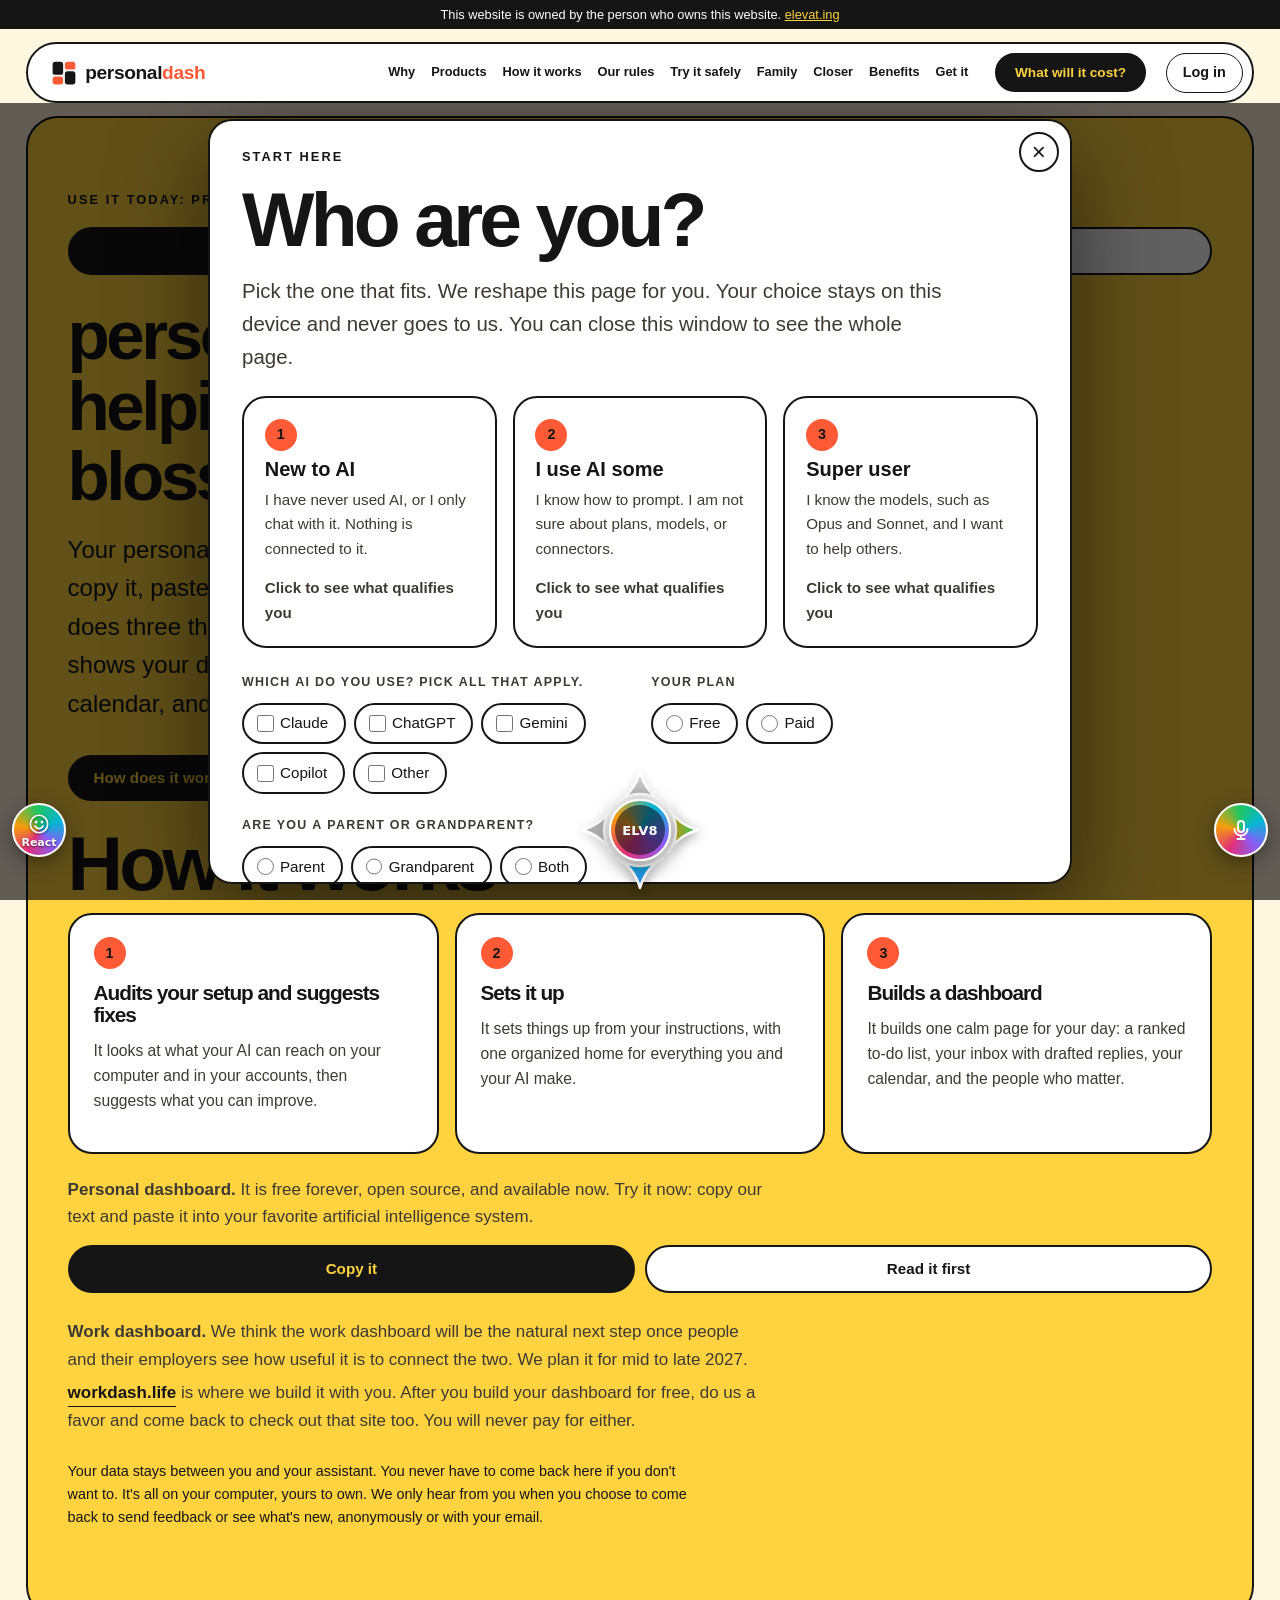
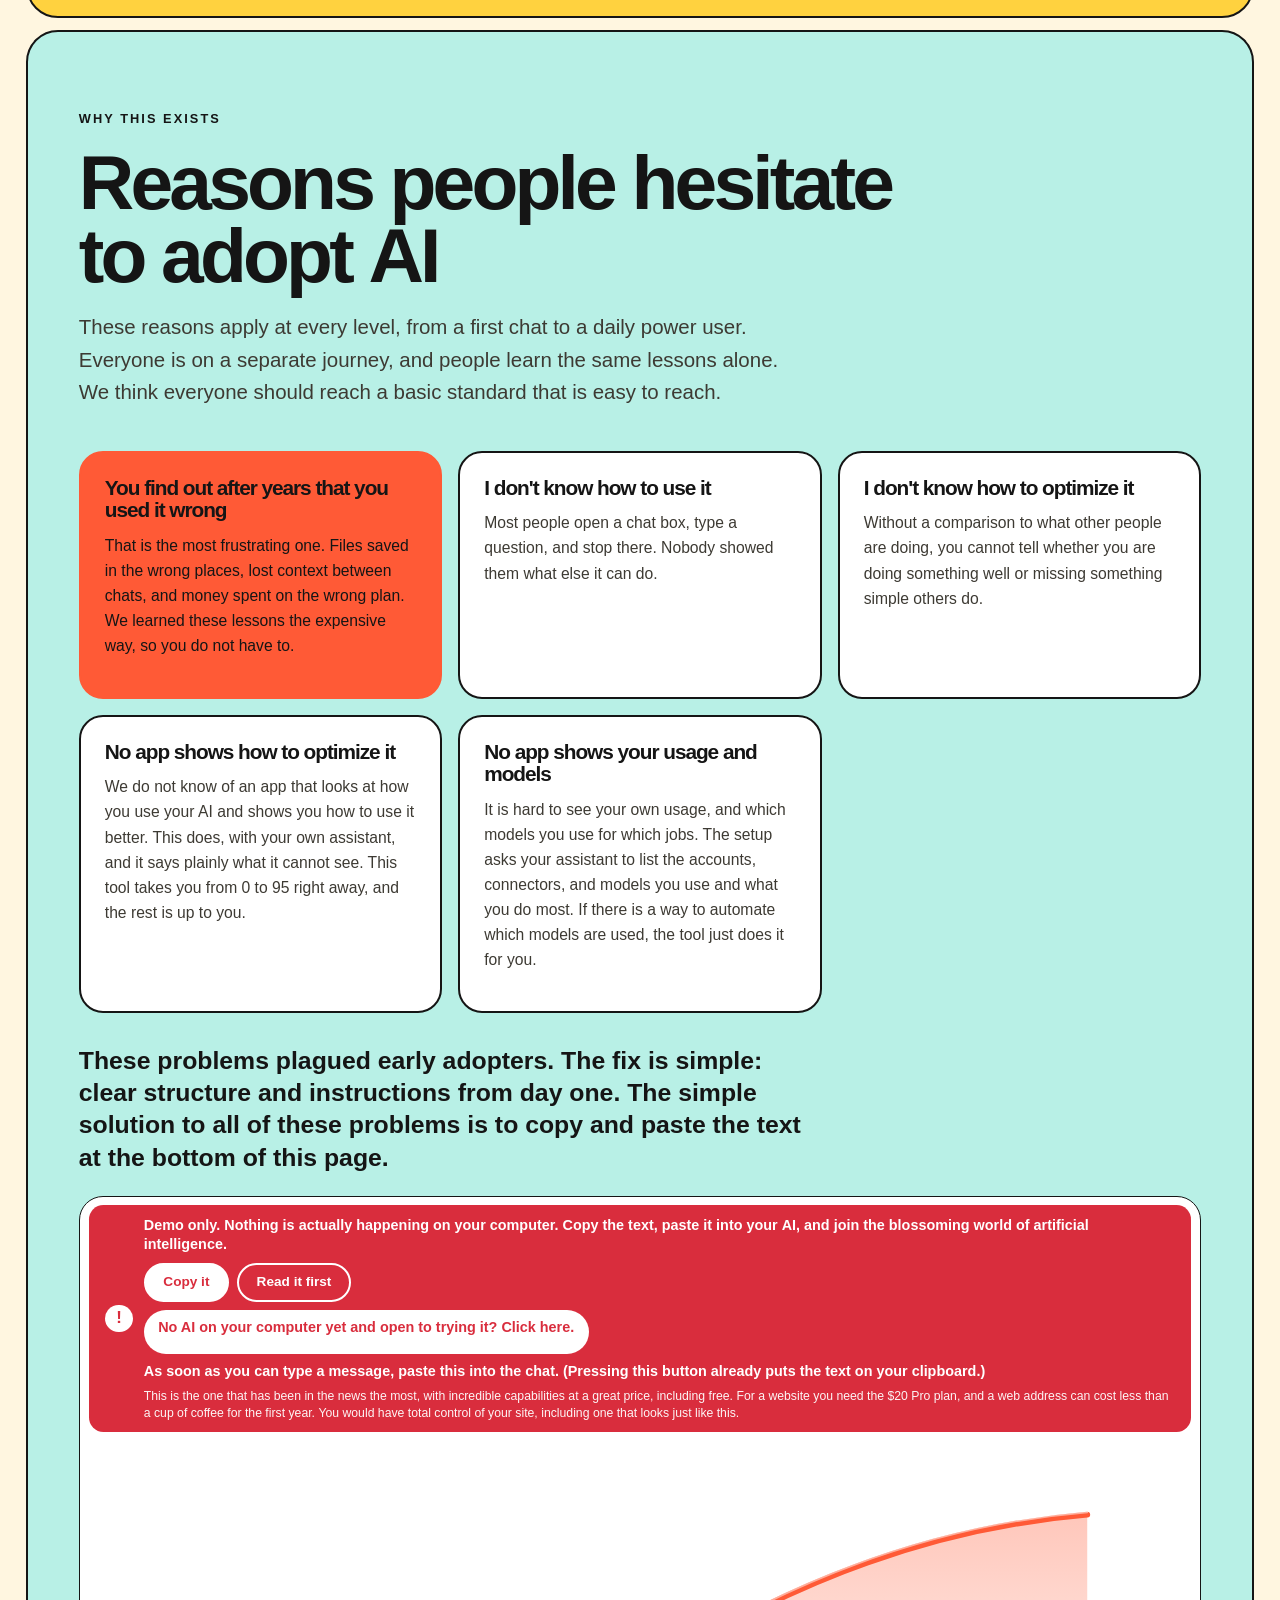
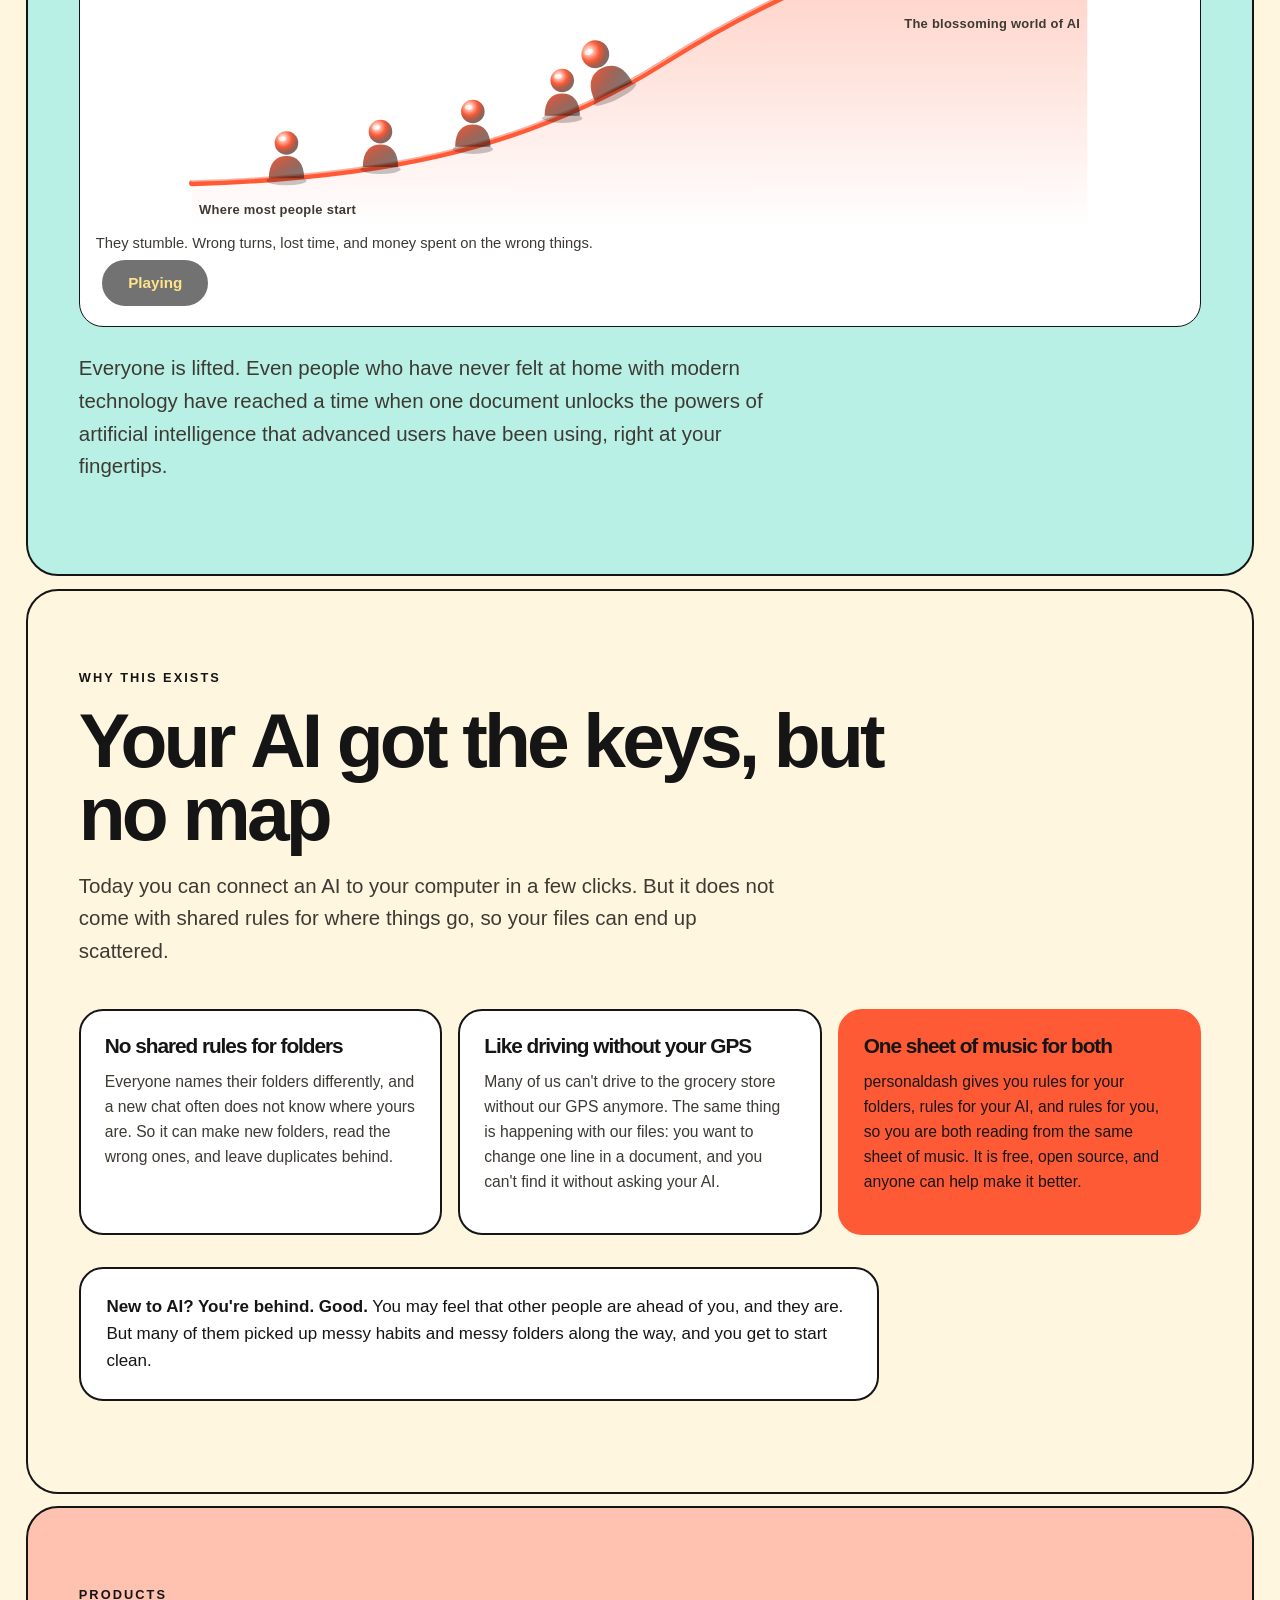
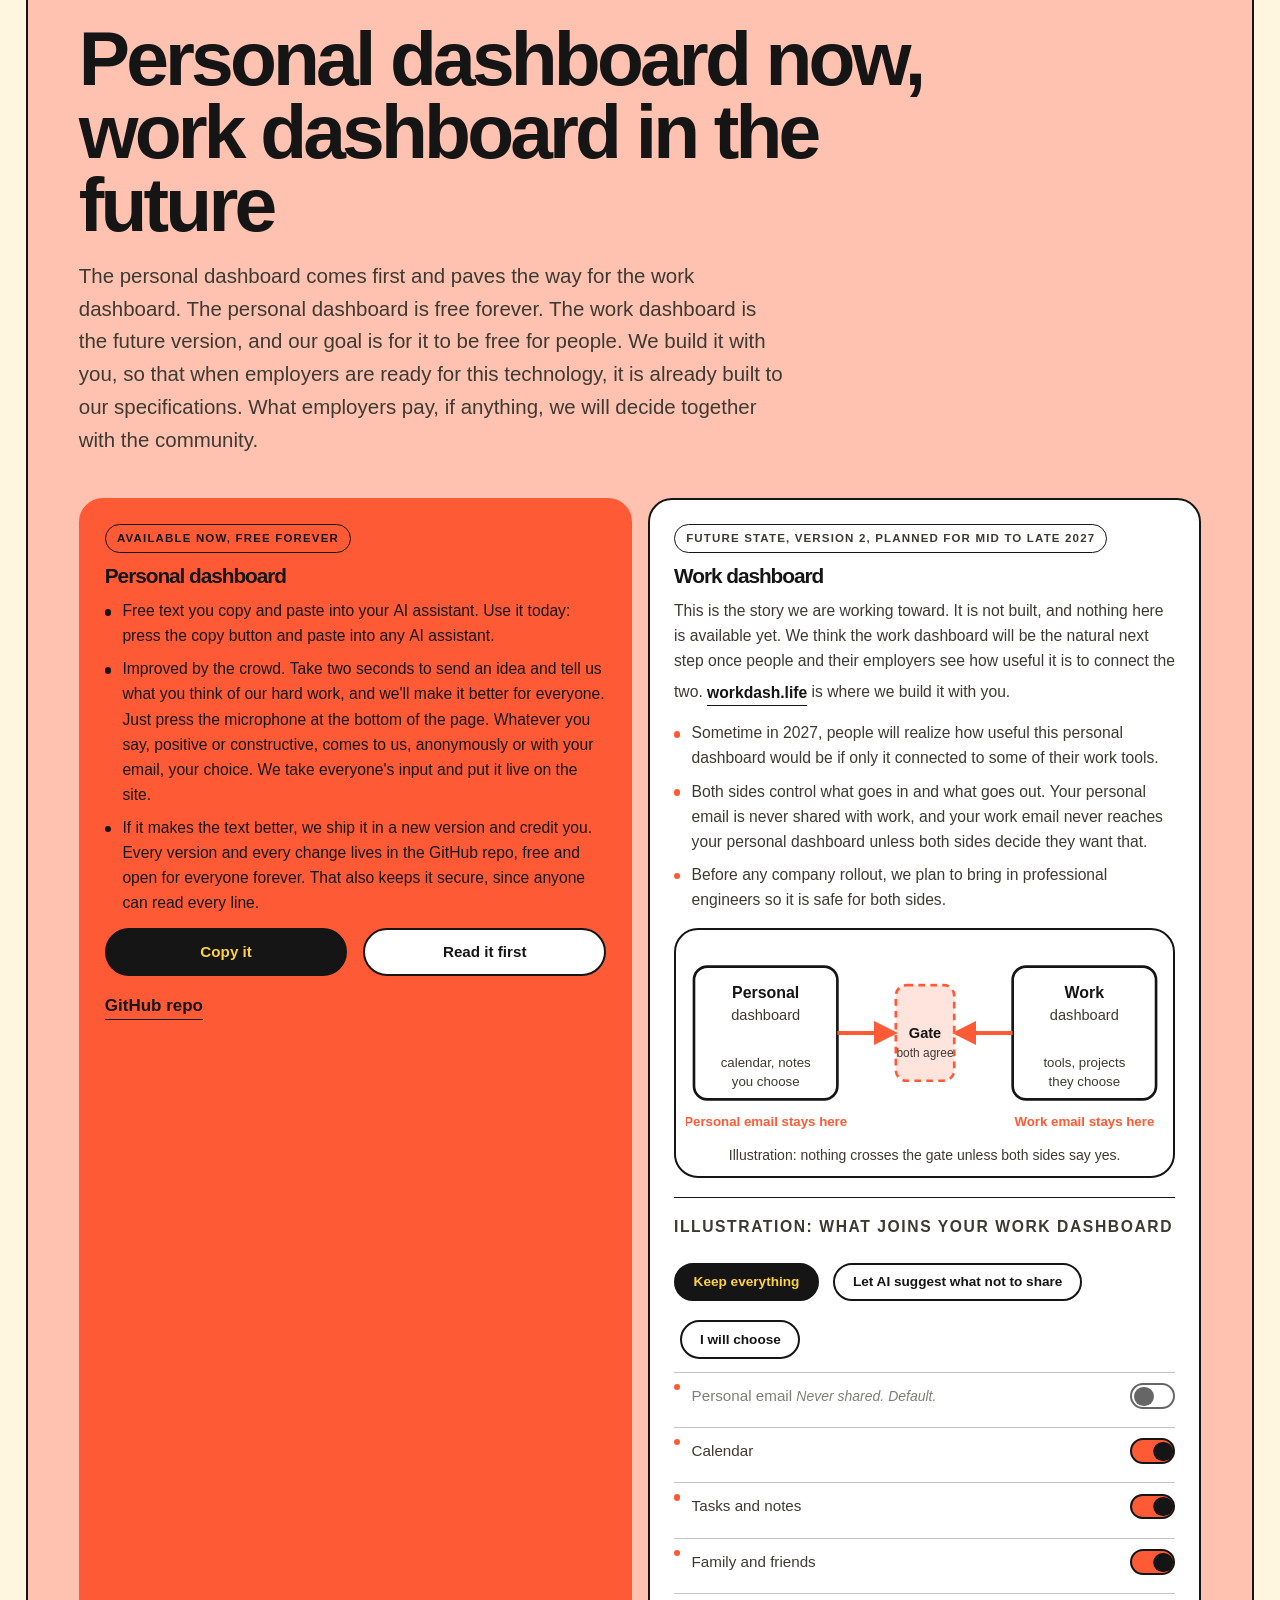
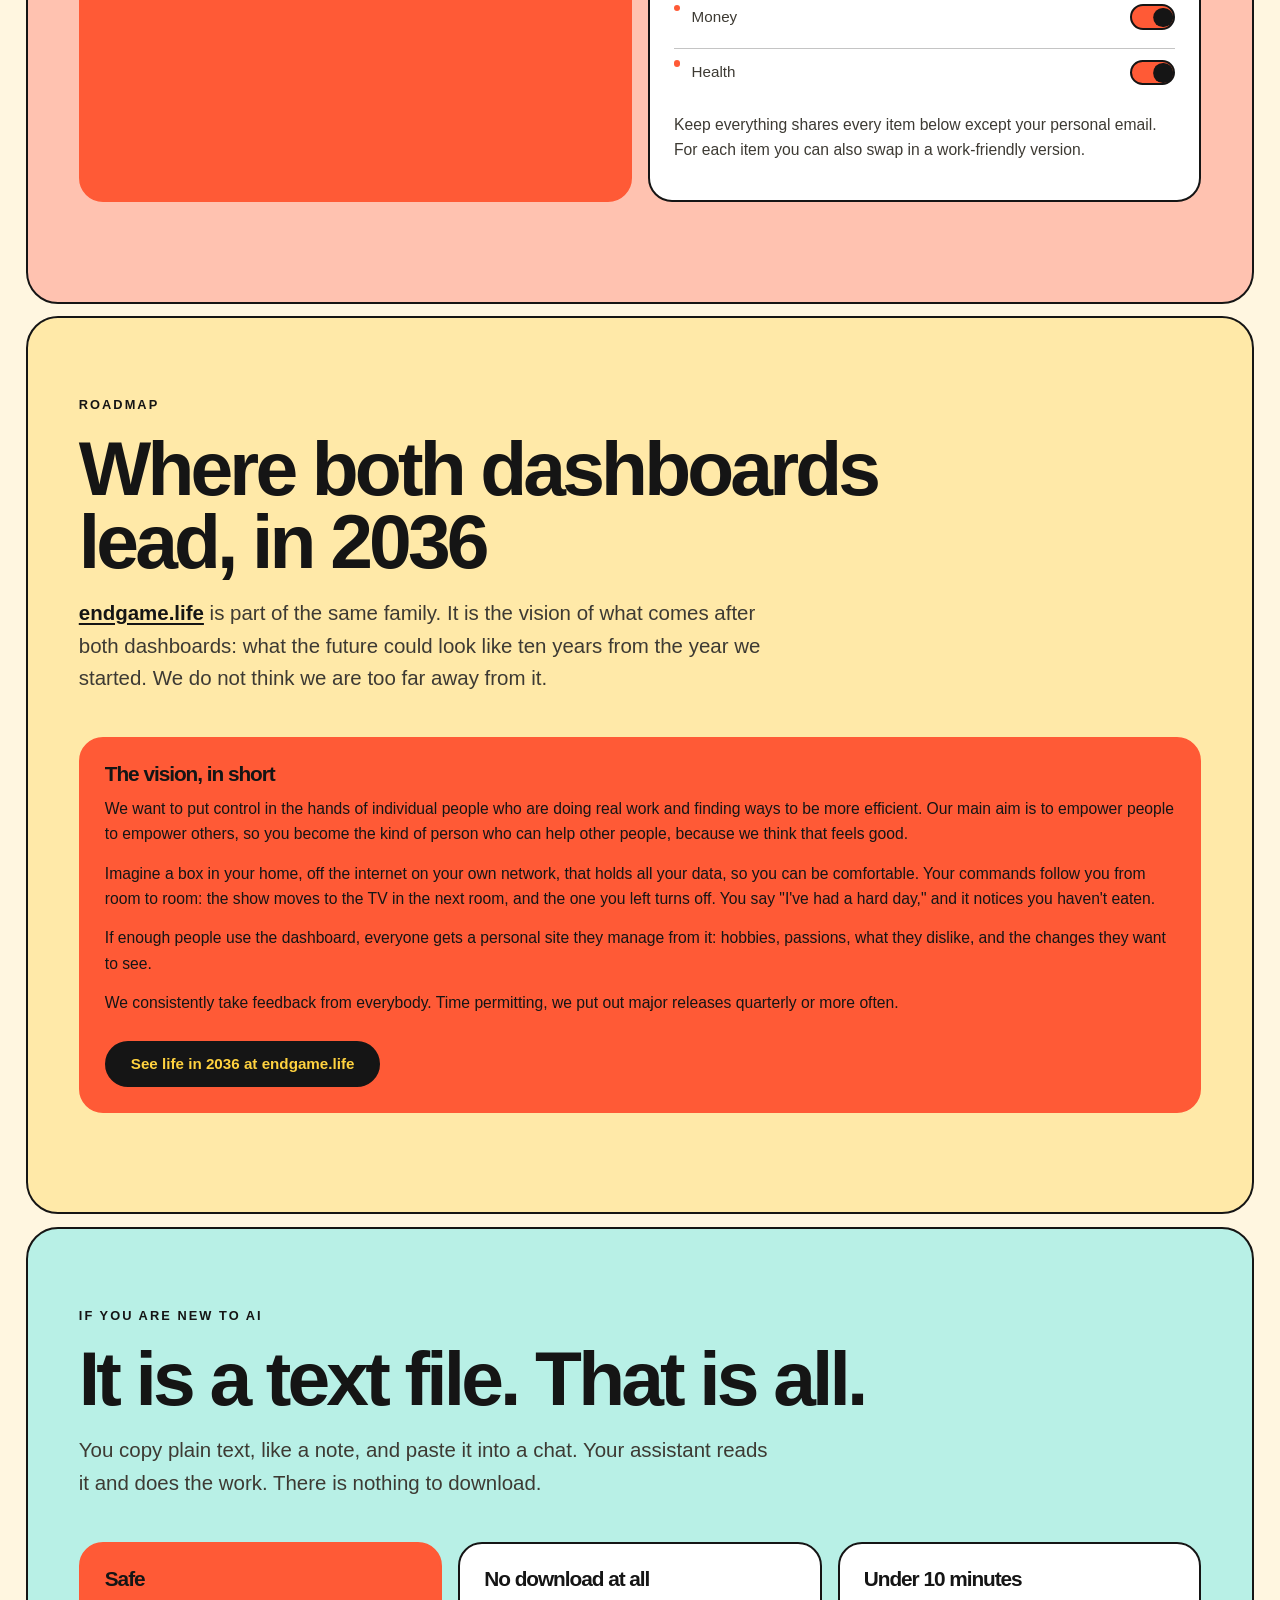
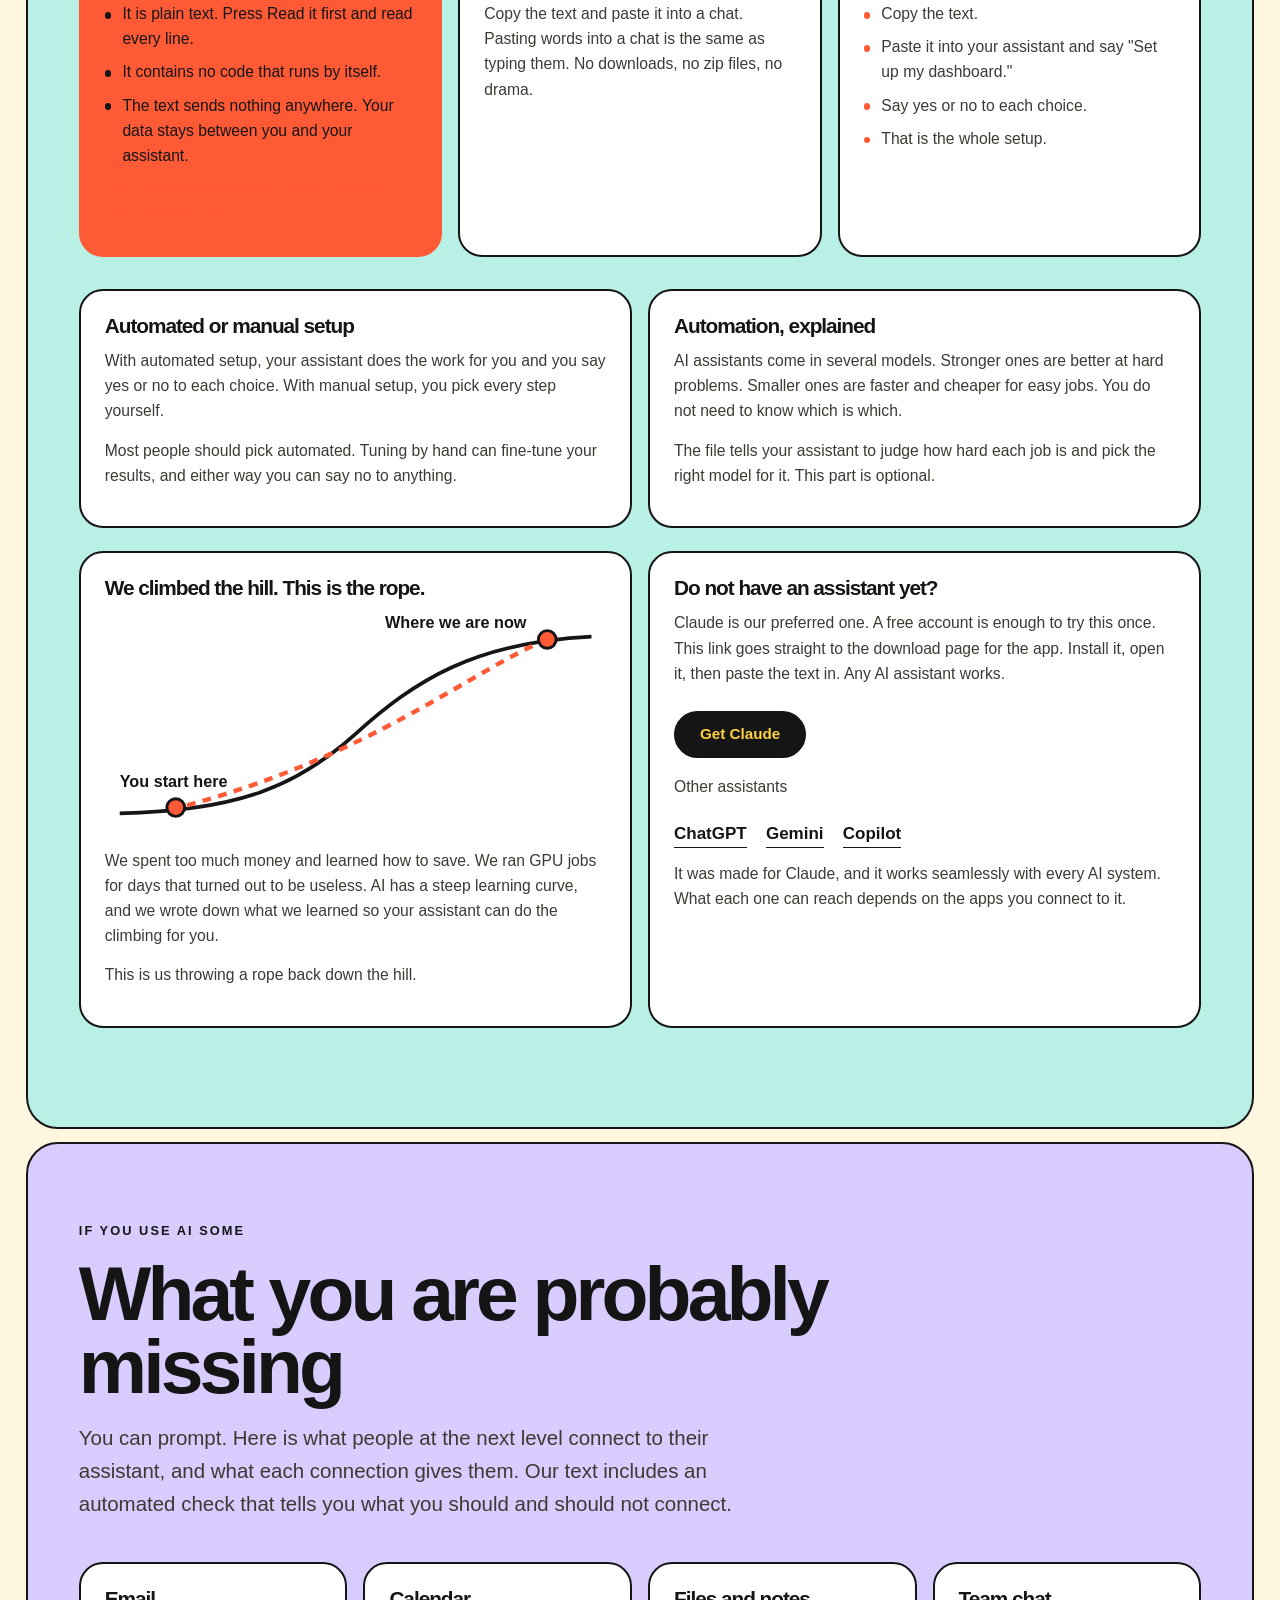
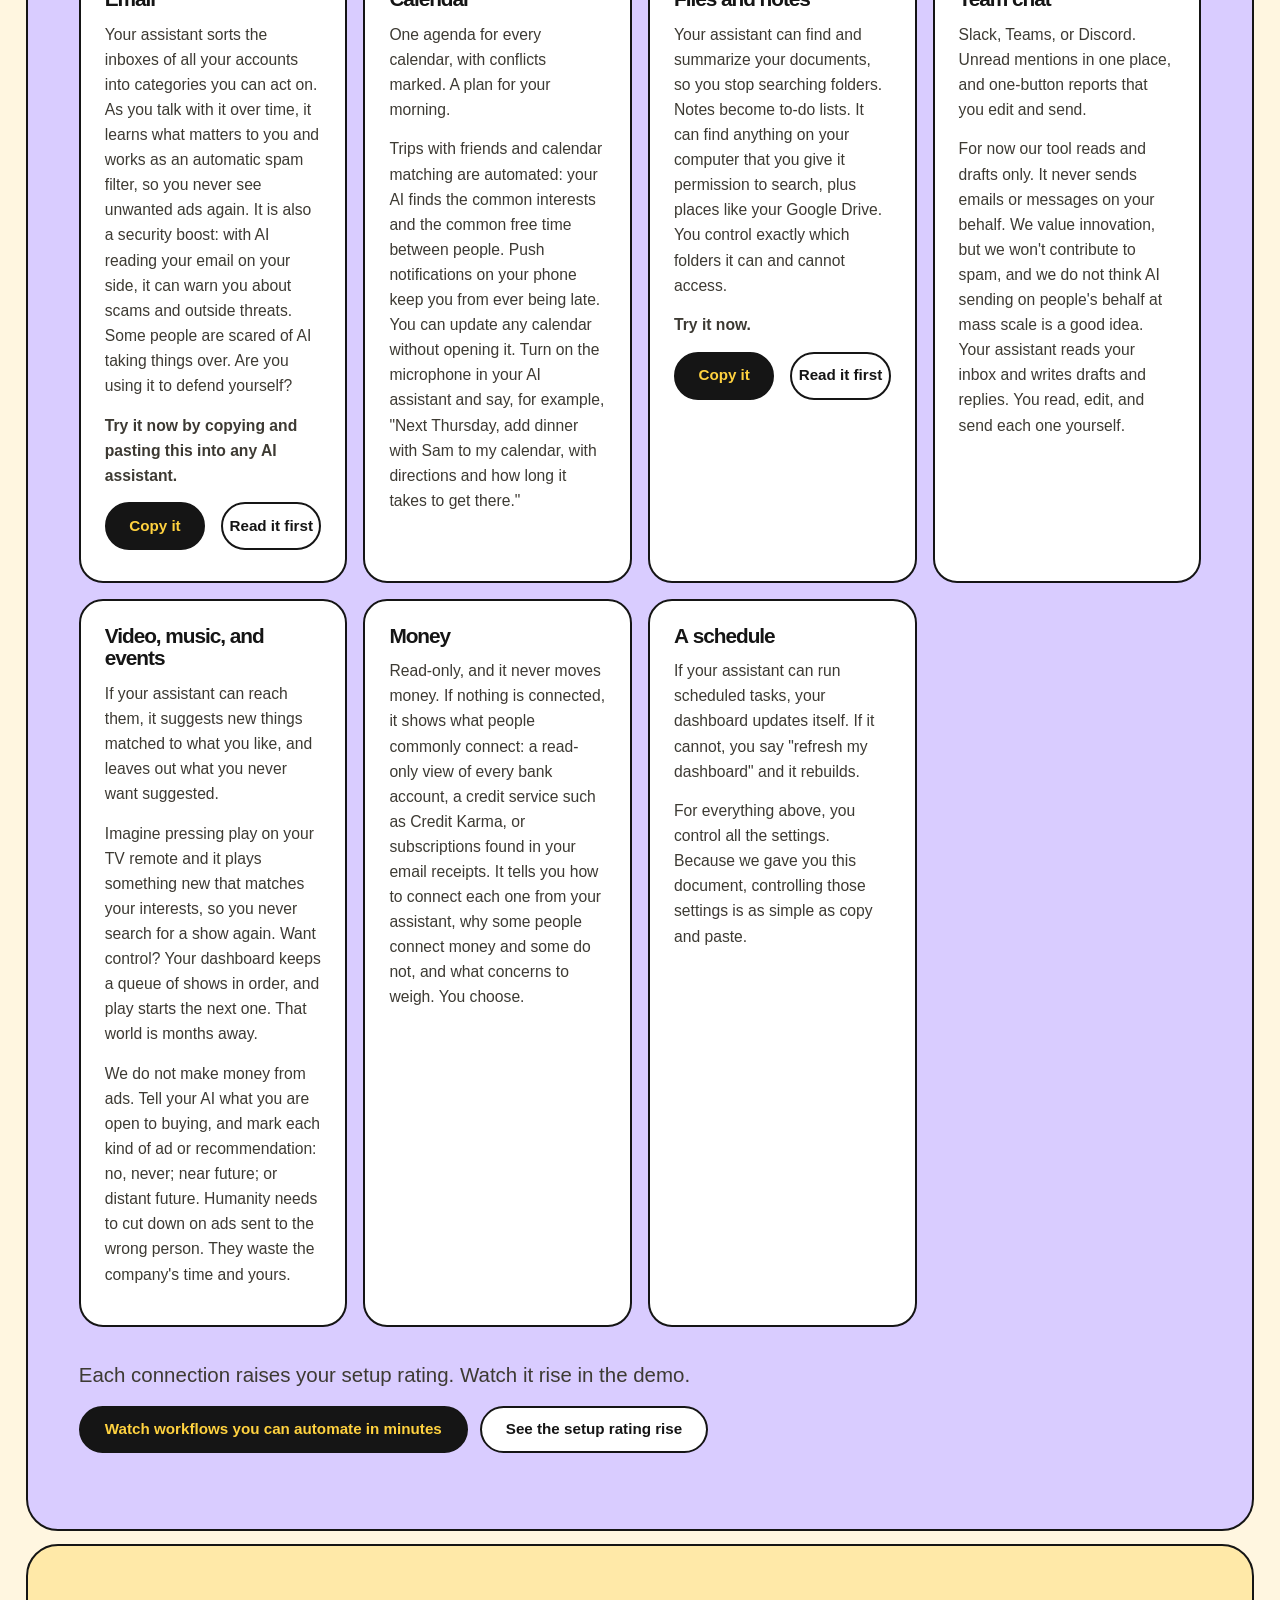
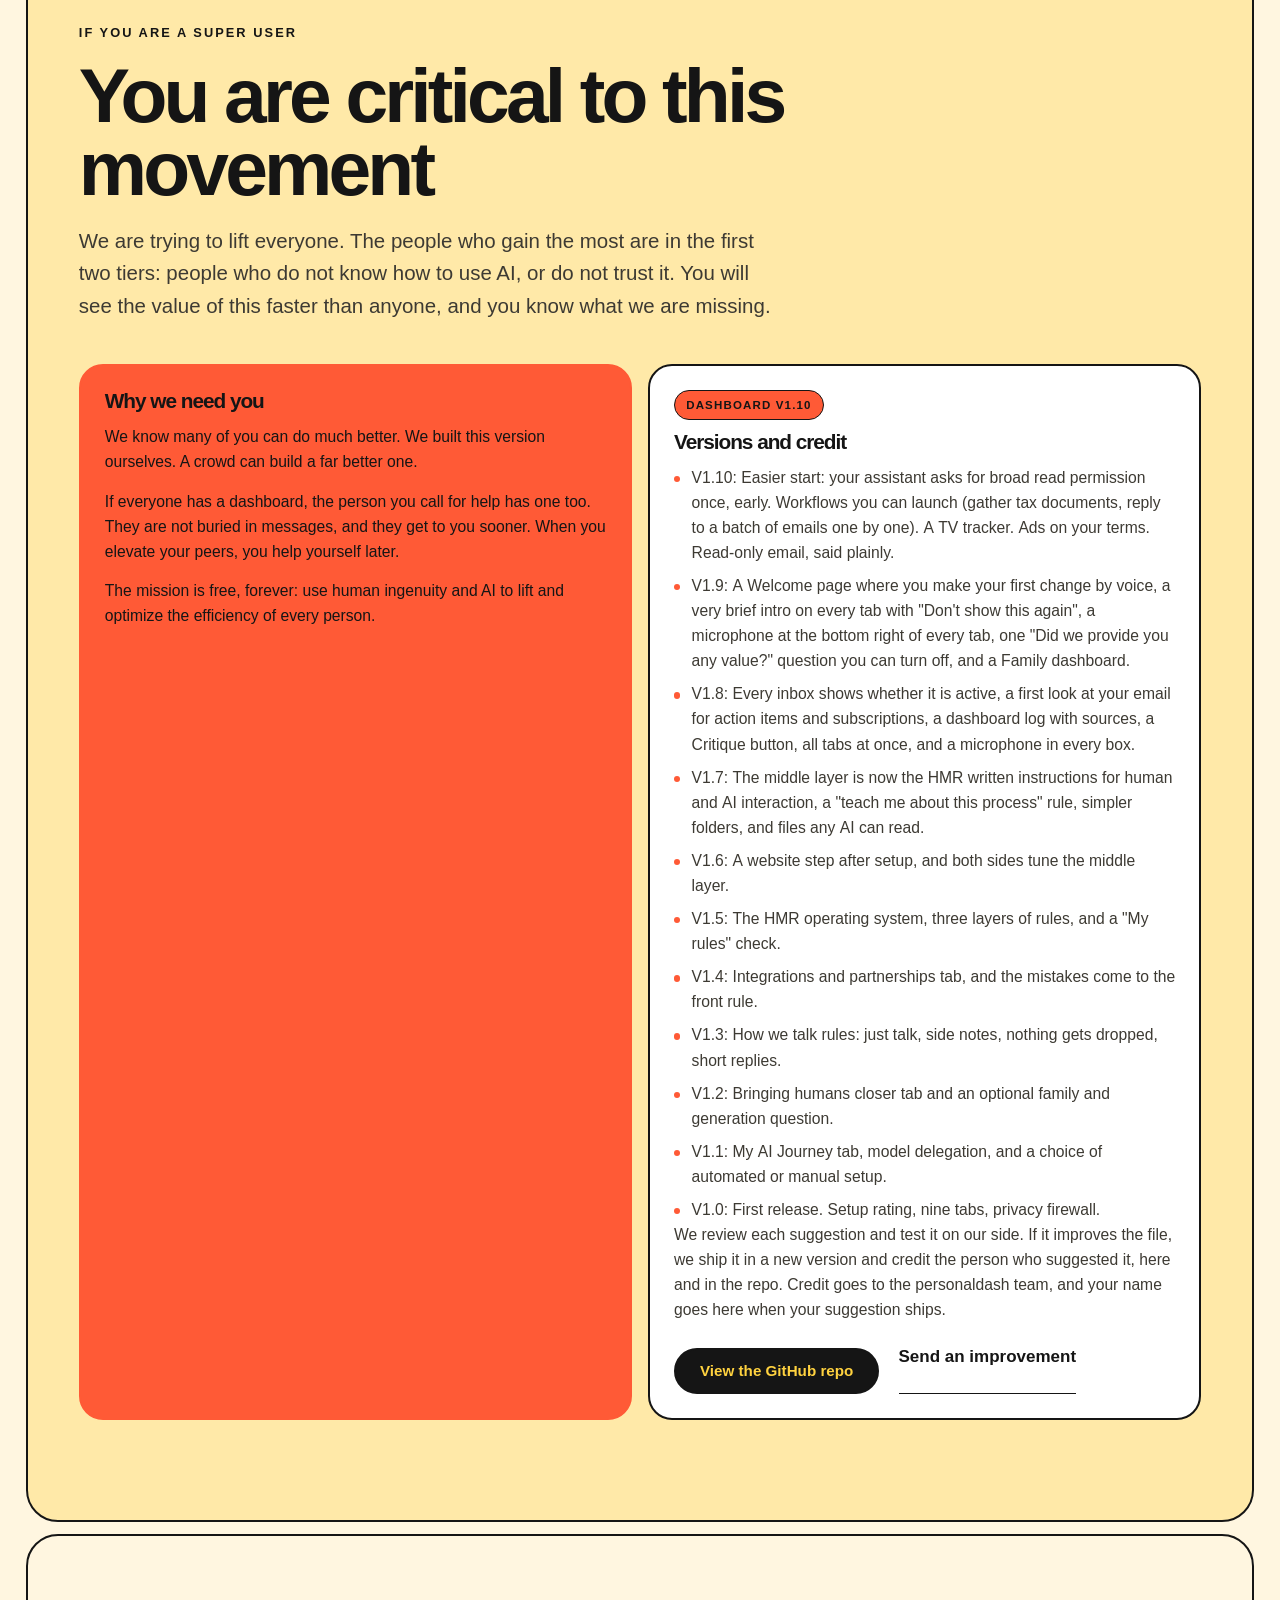
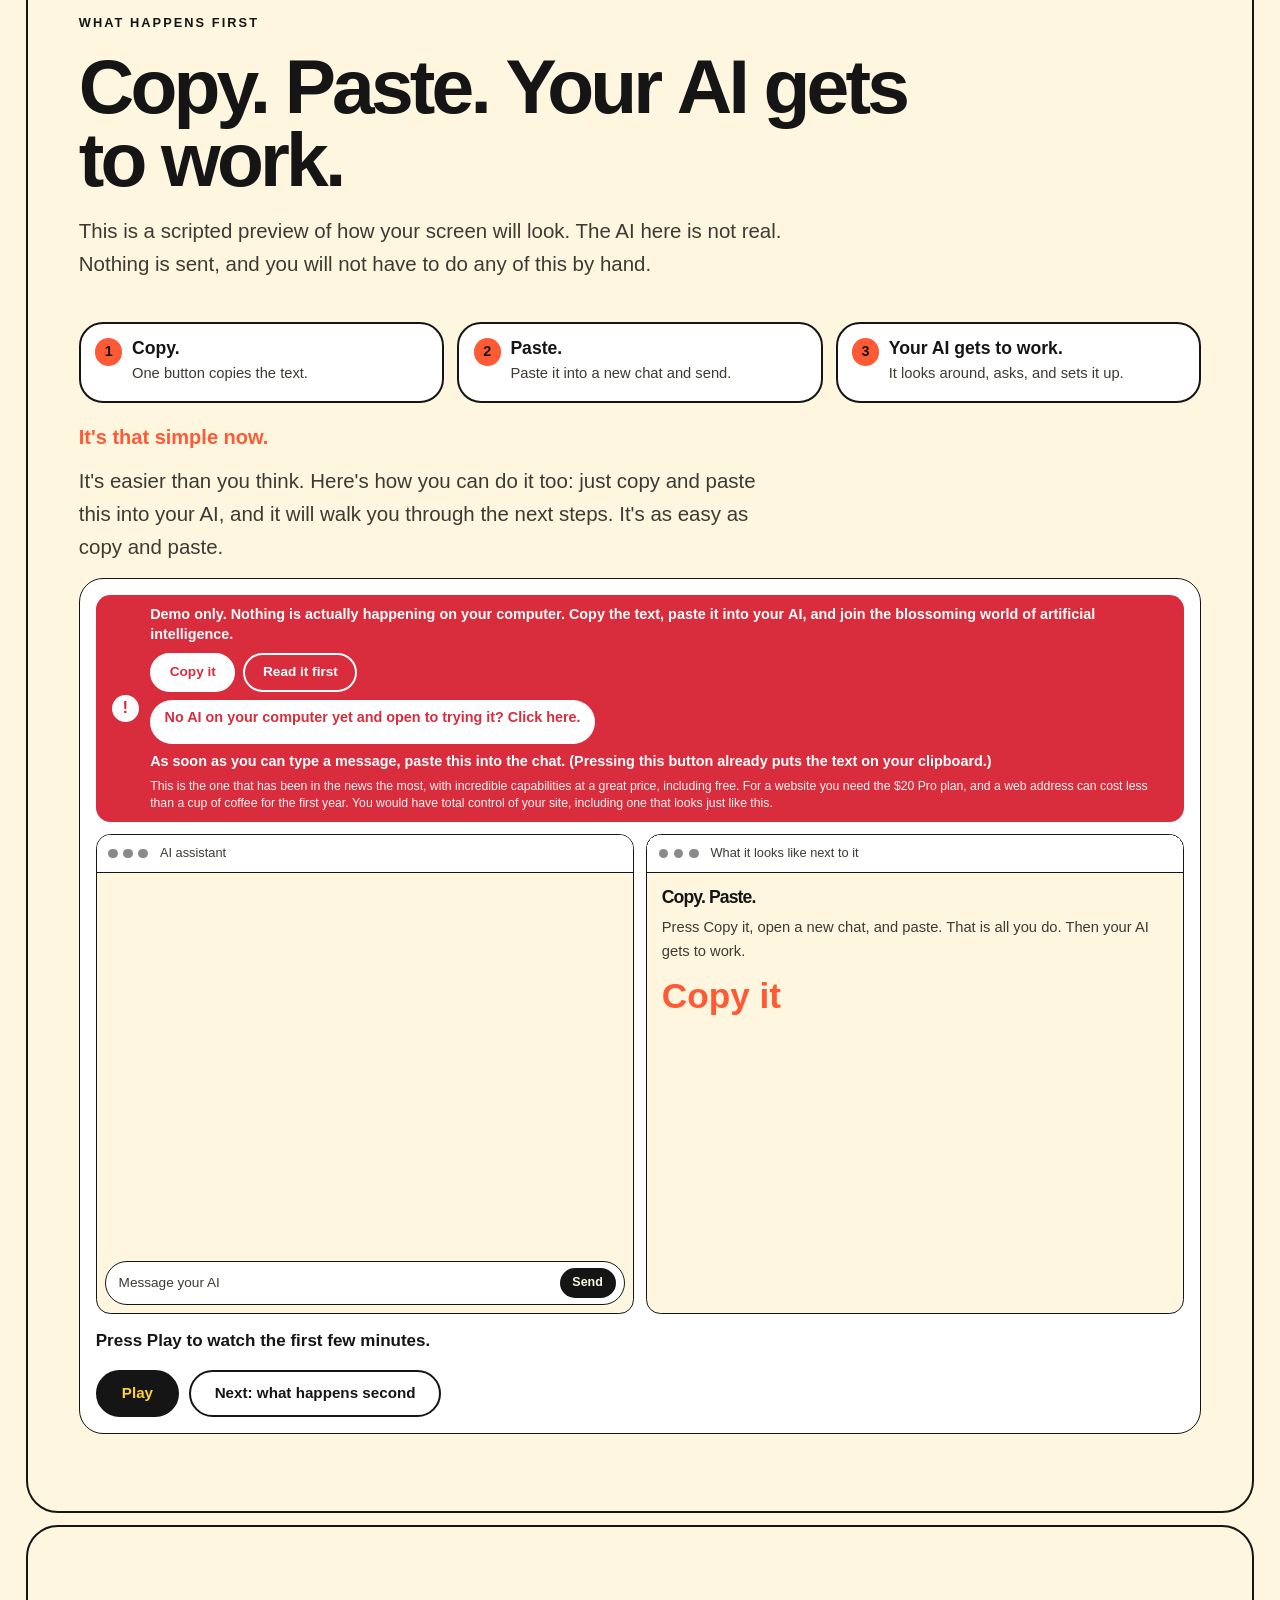
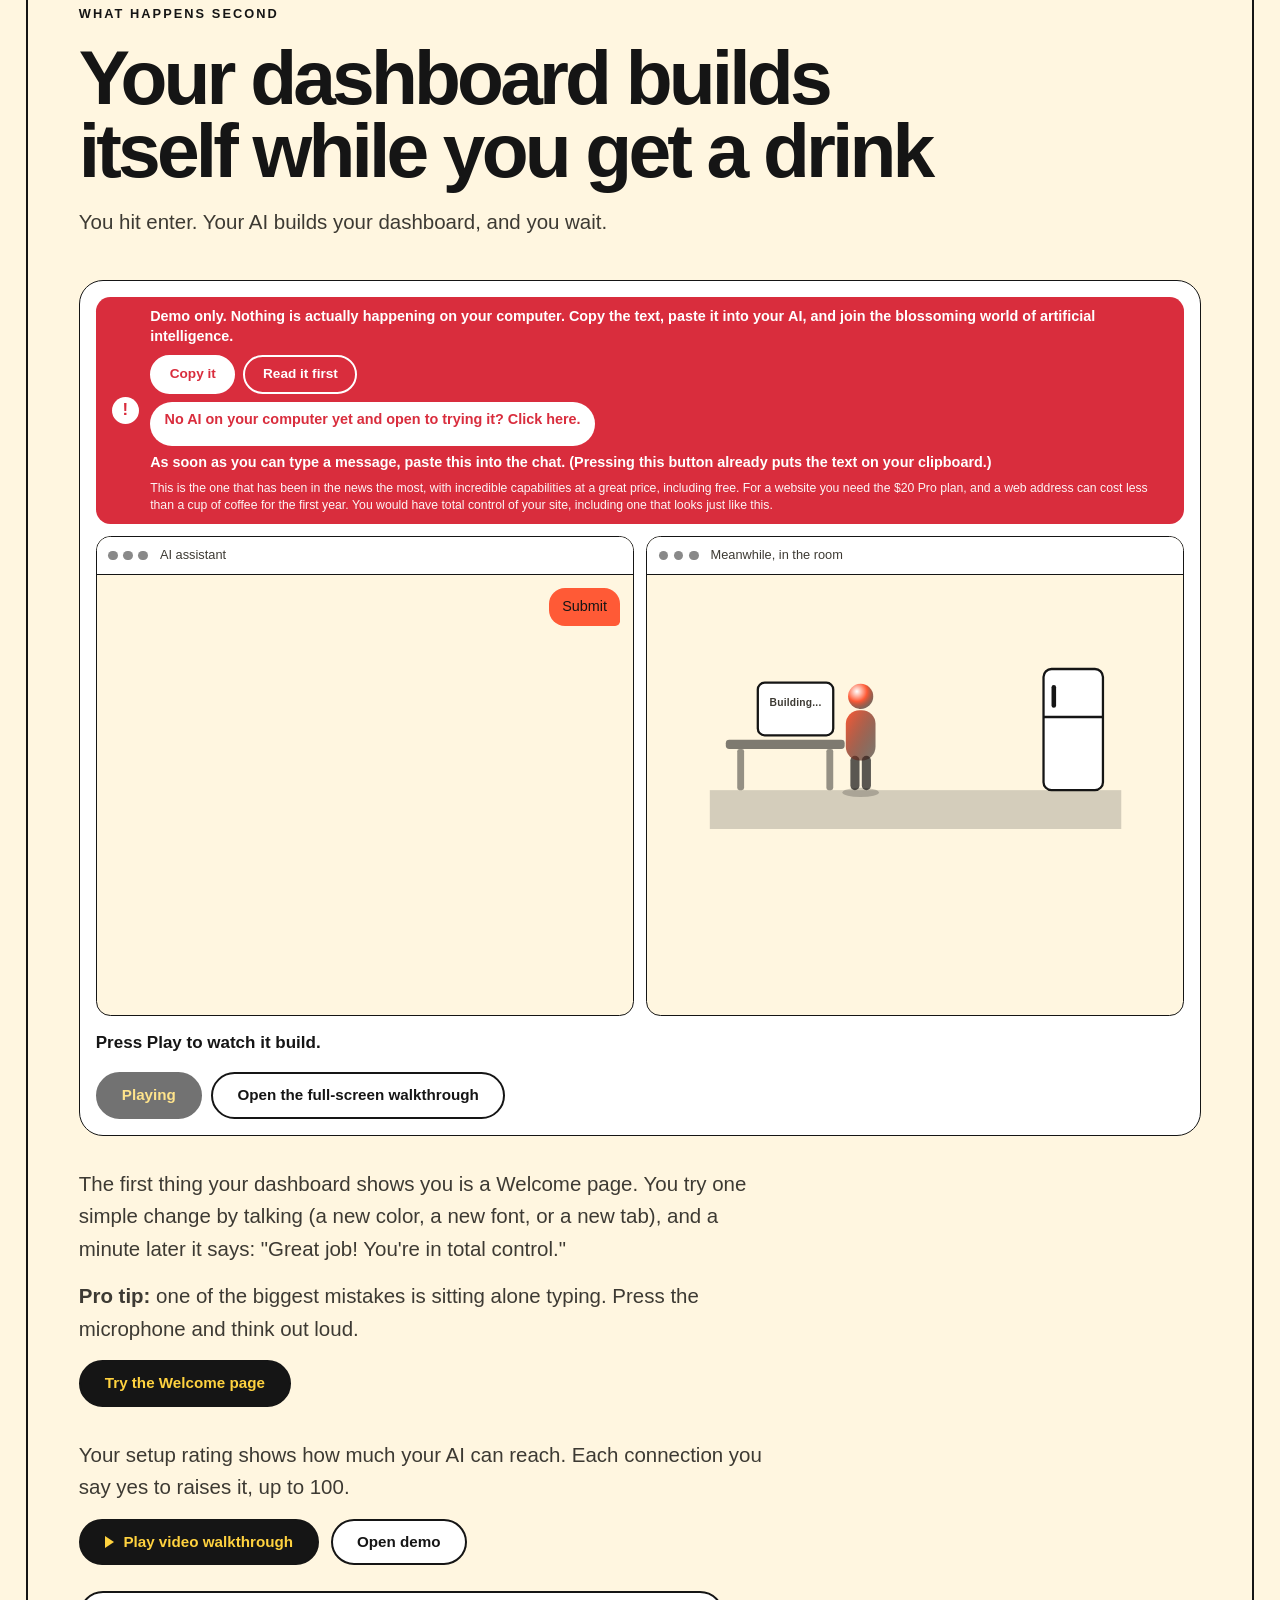
<file: index.html>
<!DOCTYPE html>
<html lang="en"><head><meta charset="utf-8"><meta name="viewport" content="width=device-width,initial-scale=1">
<title>personaldash.life | Your personal AI dashboard</title>
<meta name="description" content="personaldash.life is your helping hand into the blossoming world of AI: a free personal dashboard for your life. Copy free text, paste it into your AI, and it sets up your personal dashboard within minutes.">
<meta property="og:title" content="personaldash.life | Your personal AI dashboard">
<meta property="og:description" content="personaldash.life is your helping hand into the blossoming world of AI: a free personal dashboard for your life. Copy free text, paste it into your AI, and it sets up your personal dashboard within minutes.">
<meta property="og:url" content="https://personaldash.life/">
<meta property="og:type" content="website">
<meta property="og:image" content="https://personaldash.life/og.png">
<meta name="twitter:card" content="summary_large_image">
<meta name="twitter:image" content="https://personaldash.life/og.png">
<meta name="theme-color" content="#fff6e0">
<link rel="icon" href="data:image/svg+xml,%3Csvg xmlns='http://www.w3.org/2000/svg' viewBox='0 0 32 32'%3E%3Ccircle cx='14' cy='19' r='10' fill='%23151515'/%3E%3Crect x='18' y='6.5' width='6' height='5' rx='1.2' transform='rotate(40 21 9)' fill='%23151515'/%3E%3Cpath d='M23.5 6.5c2-2.5 4 .5 5.5-2.5' fill='none' stroke='%23151515' stroke-width='2' stroke-linecap='round'/%3E%3Cpath d='M29.6 1.2c1.6 2.2 2.4 3.6 1.2 5.4-1 1.3-3.2 1.3-4 0-.9-1.6.6-2.7 1-3.6.3-.6.9-1.1 1.8-1.8z' fill='%23ff5a36'/%3E%3C/svg%3E">
<style>:root{--bg:#fff6e0;--fg:#151515;--mut:#3d3a33;--line:#151515;--card:#ffffff;--field:#fffaf0;--acc:#ff5a36;--accfg:#151515;--hdrbg:#ffffff;--wbg:#ffffff;--wfg:#151515;--ring:21,21,21;--disp:ui-sans-serif,-apple-system,"Segoe UI",Roboto,"Helvetica Neue",Arial,sans-serif;--body:ui-sans-serif,-apple-system,"Segoe UI",Roboto,"Helvetica Neue",Arial,sans-serif;--mono:ui-monospace,"SF Mono",Menlo,Consolas,"Liberation Mono",monospace;--dw:900;--trk:-.05em;--r:1.5rem;--br:99px;--fzbg:#151515;--fzfg:#ffd23f;}
*{box-sizing:border-box}
.own-cap{position:relative;z-index:141;font:500 .8rem/1.4 ui-sans-serif,-apple-system,"Segoe UI",Roboto,Arial,sans-serif;text-align:center;padding:.35rem 1rem;background:#151515;color:#fff}
.own-cap a{color:#ffd23f}
.tg{margin:0 0 1rem;padding:.7rem 1rem;border:2px solid var(--fg);border-radius:1rem;background:#ffd23f;color:#151515;font-size:.98rem;line-height:1.45}
.tg b{display:block;font-size:1.1rem}
html{font-size:100%;scroll-behavior:smooth;-webkit-text-size-adjust:100%}
html.fz-big{font-size:122%}
html.fz-silly{--disp:"Comic Sans MS","Chalkboard SE","Marker Felt",cursive;--body:"Comic Sans MS","Chalkboard SE","Marker Felt",cursive}
html.fz-hue #main,html.fz-hue .hdr,html.fz-hue #bg{filter:hue-rotate(140deg) saturate(1.2)}
body{margin:0;background:var(--bg);color:var(--fg);font:400 1.0625rem/1.6 var(--body);-webkit-font-smoothing:antialiased;overflow-x:hidden}
html.modal-open body{overflow:hidden}
a{color:inherit}
h1,h2,h3,h4{font-family:var(--disp);font-weight:var(--dw,600);letter-spacing:var(--trk,-.02em);margin:0;line-height:1.08}
p{margin:0 0 .9rem}
ul,ol{margin:0;padding:0}
button,input,select,textarea{font:inherit;color:inherit}
:focus-visible{outline:2px solid var(--acc);outline-offset:3px}
.skip{position:absolute;left:-999px;top:8px;background:var(--fg);color:var(--bg);padding:.5rem 1rem;z-index:200}
.skip:focus{left:8px}
canvas#bg{position:fixed;inset:0;width:100%;height:100%;z-index:0;pointer-events:none}
canvas#fx{position:fixed;inset:0;width:100%;height:100%;z-index:60;pointer-events:none}
main,.foot{position:relative;z-index:2}
.w{display:inline-block}
.wobble{animation:wob .65s ease-in-out 4}
@keyframes wob{0%,100%{transform:rotate(0)}25%{transform:rotate(-.8deg) skewX(1deg)}75%{transform:rotate(.8deg) skewX(-1deg)}}
.wrap{max-width:72rem;margin:0 auto}
.mut{color:var(--mut)}
.small{font-size:.875rem}
.fine{color:var(--mut);font-size:.9rem;max-width:40rem;margin-top:1.6rem}
.label{font-size:.78rem;letter-spacing:.1em;text-transform:uppercase;color:var(--mut);margin:0 0 .5rem;font-weight:600}
.eyebrow{font-size:.8rem;letter-spacing:.16em;text-transform:uppercase;color:var(--acc);font-weight:600;margin:0 0 1rem}
.eyebrow .no{margin-right:.6rem;opacity:.8}
.tag{display:inline-block;font-size:.72rem;letter-spacing:.1em;text-transform:uppercase;font-weight:700;padding:.28rem .7rem;border-radius:99px;border:1px solid var(--acc);color:var(--acc);vertical-align:middle}
.tag.warm{background:var(--acc);color:var(--accfg)}
.tag.soft{border-color:var(--line);color:var(--mut)}
.tag.small{font-size:.66rem;letter-spacing:.06em;text-transform:none;border-color:var(--line);color:var(--mut);font-weight:600}
.btn{display:inline-flex;align-items:center;justify-content:center;gap:.5rem;min-height:2.9rem;padding:0 1.5rem;border-radius:var(--br,99px);border:1px solid var(--acc);background:var(--acc);color:var(--accfg);font-weight:600;font-size:.95rem;text-decoration:none;cursor:pointer;transition:transform .2s,background .2s,color .2s}
.btn:hover{transform:translateY(-2px)}
.btn.ghost{background:transparent;color:var(--fg);border-color:var(--line)}
.btn.ghost:hover{border-color:var(--acc)}
.btn.small{min-height:2.4rem;padding:0 1.1rem;font-size:.85rem}
.btn.big{width:100%;min-height:3.4rem;font-size:1.05rem;margin-top:.6rem}
.btn:disabled{opacity:.6;cursor:default;transform:none}
.link{display:inline-block;margin-top:.4rem;color:var(--acc);font-weight:600;text-decoration:none;border-bottom:1px solid currentColor}
/* header */
.hdr{position:sticky;top:0;z-index:50;display:flex;align-items:center;gap:1.25rem;padding:.85rem clamp(1rem,4vw,2.5rem);background:var(--hdrbg);border-bottom:1px solid var(--line)}
.logo{font:var(--dw,600) 1.2rem/1 var(--disp);letter-spacing:-.02em;text-decoration:none;white-space:nowrap}
.logo b{color:var(--acc);font-weight:inherit}
.nav{display:flex;gap:1.4rem;margin-left:auto}
.nav a{text-decoration:none;color:var(--mut);font-size:.92rem}
.nav a:hover{color:var(--fg)}
.menubtn{display:none;margin-left:auto;min-height:2.5rem;padding:0 1rem;border-radius:99px;border:1px solid var(--line);background:transparent;cursor:pointer;font-weight:600;font-size:.9rem}
section[id]{scroll-margin-top:4.5rem}
/* hero */
.hero{min-height:calc(100svh - 4rem);display:grid;align-content:center;padding:5rem clamp(1rem,4vw,2.5rem)}
.hero .wrap{width:100%}
.hero h1{font-size:clamp(2.6rem,8.4vw,7rem);max-width:12ch;margin-bottom:1.6rem}
.hero .sub{font-size:clamp(1.1rem,2vw,1.5rem);color:var(--mut);max-width:34em;margin-bottom:2rem}
.cta{display:flex;flex-wrap:wrap;gap:.75rem}
/* sections */
.sec{padding:clamp(3.5rem,8vw,7rem) clamp(1rem,4vw,2.5rem)}
.shead{margin-bottom:2.6rem}
h2{font-size:clamp(2rem,5vw,4rem);margin-bottom:1.2rem;max-width:20ch}
.lead{font-size:clamp(1.05rem,1.6vw,1.3rem);color:var(--mut);max-width:44rem}
.chips{display:flex;flex-wrap:wrap;gap:.5rem;margin-bottom:2.4rem}
.chips>span{padding:.45rem .95rem;border:1px solid var(--line);border-radius:99px;font-size:.9rem;color:var(--fg)}
.disc{margin:0;padding:.7rem clamp(1rem,4vw,2.5rem);font-size:.9rem;text-align:center;background:var(--card);color:var(--fg);border-bottom:1px solid var(--line)}
body[data-design] .disc{background:var(--card);color:var(--fg);border-bottom:1px solid var(--rule2)}
.c2x{grid-template-columns:repeat(auto-fit,minmax(min(100%,22rem),1fr))}
.dolist li{display:flex;justify-content:space-between;gap:.8rem;align-items:baseline}
.dolist li::before{display:none}
.dolist{gap:.35rem}
#gateout .card h3{margin-bottom:.5rem}
.cards{display:grid;gap:1rem;margin-bottom:2rem}
.c3{grid-template-columns:repeat(auto-fit,minmax(min(100%,16.5rem),1fr))}
.c4{grid-template-columns:repeat(auto-fit,minmax(min(100%,15rem),1fr))}
.card{background:var(--card);border:1px solid var(--line);border-radius:var(--r);padding:1.5rem}
.card h3{font-size:1.3rem;margin-bottom:.7rem}
.card p,.card li{color:var(--mut);font-size:.98rem}
.card ul{list-style:none;display:grid;gap:.5rem}
.card li{padding-left:1.1rem;position:relative}
.card li::before{content:"";position:absolute;left:0;top:.7em;width:.4rem;height:.4rem;border-radius:50%;background:var(--acc)}
.card.hl{border-color:var(--acc);box-shadow:0 0 0 1px var(--acc) inset}
.fw{display:grid;grid-template-columns:1fr auto 1fr;gap:0;align-items:stretch;margin:2rem 0}
.fw .side{border:1px solid var(--line);background:var(--card);padding:1.4rem;border-radius:var(--r)}
.fw .side h3{margin-bottom:.4rem}
.fw .side p{margin:0;color:var(--mut)}
.fw .wall{display:grid;place-items:center;width:3.4rem;position:relative}
.fw .wall::before{content:"";position:absolute;top:0;bottom:0;left:50%;border-left:2px dashed var(--acc)}
.fw .wall>span{position:relative;writing-mode:vertical-rl;background:var(--bg);padding:.7rem .2rem;font-size:.72rem;letter-spacing:.16em;text-transform:uppercase;color:var(--acc);font-weight:700}
.note{border:1px solid var(--line);border-left:3px solid var(--acc);padding:1.5rem 1.6rem;border-radius:var(--r);background:var(--card);max-width:50rem}
.note h3{margin-bottom:.7rem}
/* timeline */
.tl{list-style:none;display:grid;gap:0;border-top:1px solid var(--line)}
.tl li{display:grid;grid-template-columns:9rem 1fr;gap:1.5rem;padding:1.6rem 0;border-bottom:1px solid var(--line)}
.tl .yr{font:600 .9rem var(--mono);color:var(--acc);padding-top:.35rem}
.tl h3{margin-bottom:.4rem;font-size:1.4rem}
.tl p{margin:0;color:var(--mut);max-width:42rem}
/* steps */
.steps{list-style:none;display:grid;gap:.9rem;margin-bottom:2.4rem;counter-reset:s}
.steps li{display:grid;grid-template-columns:3rem 1fr;gap:1rem;align-items:start}
.sn{width:2.6rem;height:2.6rem;border-radius:50%;border:1px solid var(--acc);color:var(--acc);display:grid;place-items:center;font-weight:700}
.steps h3{font-size:1.2rem;margin:.2rem 0 .2rem}
.steps p{margin:0;color:var(--mut)}
.demo{display:grid;grid-template-columns:1.4fr 1fr;gap:1rem}
.demo>div{background:var(--card);border:1px solid var(--line);border-radius:var(--r);padding:1.5rem}
.gnum{font-family:var(--disp)}
.gnum b{font-size:3.6rem;line-height:1;font-weight:var(--dw,600)}
.gnum span{color:var(--mut);font-size:1.2rem}
.gbar{height:.6rem;background:var(--line);border-radius:99px;margin:.8rem 0 1.2rem;overflow:hidden}
.gbar i{display:block;height:100%;background:var(--acc);border-radius:99px;transition:width .5s ease}
fieldset{border:0;padding:0;margin:0;min-width:0}
legend{padding:0;font-size:.78rem;letter-spacing:.1em;text-transform:uppercase;color:var(--mut);font-weight:600;margin-bottom:.6rem}
.conn label,.pick label{display:block;padding:.55rem 0;border-top:1px solid var(--line);cursor:pointer;font-size:.95rem}
.conn em{color:var(--mut);font-style:normal;font-size:.85rem}
input[type=checkbox]{accent-color:var(--acc);width:1.05rem;height:1.05rem;margin:0 .4rem 0 0;flex:none;transform:translateY(.15rem)}
.urlbar{border:1px solid var(--line);border-radius:99px;padding:.55rem 1rem;font:.85rem var(--mono);color:var(--mut);margin-bottom:1rem;overflow:hidden;white-space:nowrap;text-overflow:ellipsis}
select,input[type=text],textarea{width:100%;background:var(--field);border:1px solid var(--line);border-radius:calc(var(--r)*.6);padding:.7rem .9rem;min-height:2.9rem}
select{cursor:pointer}
textarea{resize:vertical;line-height:1.5}
.sel,.wform label,.compose>label{display:block;font-size:.85rem;font-weight:600;color:var(--mut);margin:1rem 0 .35rem}
.refresh{margin-top:1rem;font-weight:600}
/* benefits */
.ben .card.hl{grid-column:span 1}
/* family */
.fam{display:grid;grid-template-columns:1fr 1fr;gap:1rem}
.fam .tree{grid-column:1/-1}
.tree svg{max-width:32rem;display:block;margin:0 auto}
.tree svg{width:100%;height:auto;color:var(--mut)}
.pick{margin-bottom:1.2rem}
/* workflows */
.wf{display:grid;grid-template-columns:repeat(auto-fit,minmax(min(100%,14rem),1fr));gap:1rem}
/* social */
.soc{display:grid;grid-template-columns:repeat(auto-fit,minmax(min(100%,18rem),1fr));gap:1rem}
.mockbox{background:var(--card);border:1px solid var(--line);border-radius:var(--r);padding:1.5rem}
.mockbox h3{margin-bottom:.5rem}
.bigtog{display:flex;flex-wrap:wrap;gap:.5rem;align-items:center;margin:.8rem 0}
.bigtog>span{color:var(--mut);font-size:.9rem;margin-left:.3rem}
.sws{list-style:none;margin:.5rem 0 1rem}
.sws li{border-top:1px solid var(--line)}
.sws label{display:flex;justify-content:space-between;align-items:center;gap:1rem;padding:.65rem 0;cursor:pointer;font-size:.95rem}
.sw{position:relative;width:2.8rem;height:1.6rem;flex:none}
.sw input{position:absolute;inset:0;width:100%;height:100%;margin:0;opacity:0;cursor:pointer;transform:none}
.sw i{position:absolute;inset:0;border-radius:99px;background:var(--line);transition:background .2s}
.sw i::after{content:"";position:absolute;left:.2rem;top:.2rem;width:1.2rem;height:1.2rem;border-radius:50%;background:var(--fg);transition:transform .2s}
.sw input:checked+i{background:var(--acc)}
.sw input:checked+i::after{transform:translateX(1.2rem);background:var(--accfg)}
.sw input:focus-visible+i{outline:2px solid var(--acc);outline-offset:3px}
.rings{position:relative;width:min(100%,15rem);aspect-ratio:1;margin:1rem auto}
.rings i{position:absolute;border-radius:50%;border:1px solid var(--line);left:50%;top:50%;transform:translate(-50%,-50%)}
.rings .r1{width:22%;height:22%;background:var(--acc);border-color:var(--acc)}
.rings .r2{width:46%;height:46%}.rings .r3{width:72%;height:72%}.rings .r4{width:98%;height:98%;border-style:dashed}
.legend{list-style:none;display:grid;gap:.3rem;margin:0 0 1rem;font-size:.88rem;color:var(--mut)}
.legend li{display:flex;align-items:center;gap:.6rem}
.legend i{width:.9rem;height:.9rem;border-radius:50%;border:1px solid var(--mut);flex:none}
.legend .k1{background:var(--acc);border-color:var(--acc)}.legend .k4{border-style:dashed}
/* contribute */
.allmeter,.prof-box,.wform{max-width:56rem}
.allmeter{margin-bottom:1.6rem}
.meter{height:.5rem;background:var(--line);border-radius:99px;overflow:hidden}
.meter i{display:block;height:100%;background:var(--acc);transition:width .4s}
.pchips{display:flex;flex-wrap:wrap;gap:.5rem;margin-bottom:1.4rem}
.pchips button{padding:.5rem 1rem;border-radius:99px;border:1px solid var(--line);background:transparent;cursor:pointer;font-size:.9rem;min-height:2.4rem}
.pchips button:hover{border-color:var(--acc)}
.pchips button[aria-checked=true]{background:var(--acc);color:var(--accfg);border-color:var(--acc)}
.ppanel{background:var(--card);border:1px solid var(--line);border-radius:var(--r);padding:1.5rem;margin-bottom:2.4rem}
.phead{display:flex;flex-wrap:wrap;justify-content:space-between;align-items:center;gap:.6rem;margin-bottom:1rem}
.count{margin:.7rem 0 1rem;color:var(--mut)}
.empty{display:flex;flex-wrap:wrap;align-items:center;gap:.4rem 1rem;border:1px dashed var(--line);border-radius:calc(var(--r)*.7);padding:1rem 1.2rem}
.empty>span{color:var(--mut);flex:1}
.wform{background:var(--card);border:1px solid var(--line);border-radius:var(--r);padding:1.6rem}
.wform h3{margin-bottom:.4rem}
.emeter{margin:1.4rem 0}
.row{display:flex;flex-wrap:wrap;gap:.7rem;margin-bottom:1rem}
.foot{padding:5rem clamp(1rem,4vw,2.5rem) 8rem;border-top:1px solid var(--line)}
.foot h2{max-width:none}
/* mic */
.mic-wrap{position:relative}
.mic-wrap>textarea,.mic-wrap>input{padding-right:3rem}
.mic-wrap>textarea.wide-pad{padding-top:3rem;padding-right:.9rem}
.mic-bar{position:absolute;top:.4rem;right:.4rem;display:flex;gap:.3rem}
.mic-wrap.one .mic-bar{top:.4rem}
.mic{display:inline-flex;align-items:center;gap:.35rem;min-width:2.1rem;height:2.1rem;padding:0 .55rem;justify-content:center;border-radius:99px;border:1px solid var(--line);background:var(--card);color:var(--fg);cursor:pointer;font-size:.78rem;font-weight:600}
.mic:not(.lab){width:2.1rem;padding:0}
.mic:hover{border-color:var(--acc);color:var(--acc)}
.mic.on{background:#d92d3d;border-color:#d92d3d;color:#fff;animation:pulse 1.2s ease-in-out infinite}
@keyframes pulse{50%{box-shadow:0 0 0 .5rem rgba(217,45,61,.2)}}
.mic-live{font-size:.8rem;color:var(--mut);min-height:0}
.mic-live:empty{display:none}
.mic-help{position:absolute;z-index:5;top:3rem;right:0;width:min(22rem,100%);background:var(--wbg);color:var(--wfg);border:1px solid var(--acc);border-radius:calc(var(--r)*.6);padding:1rem;font-size:.85rem;box-shadow:0 12px 40px rgba(0,0,0,.35)}
.mic-help p{margin:0 0 .6rem}
.mic-help button{border:1px solid var(--line);background:transparent;border-radius:99px;padding:.3rem .9rem;cursor:pointer}
.ai-note{font-size:.85rem;color:var(--acc);margin-top:.4rem}
.ai-note:empty{display:none}
/* funsies */
.fz{position:fixed;left:50%;bottom:1rem;transform:translateX(-50%);z-index:55;display:flex;flex-direction:column;align-items:center;gap:.6rem;width:max-content;max-width:calc(100vw - 1.5rem)}
.fzbtn{min-height:3rem;padding:0 1.8rem;border-radius:99px;border:0;background:var(--fzbg,var(--acc));color:var(--fzfg,var(--accfg));font-weight:700;cursor:pointer;box-shadow:0 8px 30px rgba(0,0,0,.35);letter-spacing:.02em;transition:transform .2s}
.fzbtn:hover{transform:scale(1.06) rotate(-2deg)}
.fzpanel{order:-1;width:min(23rem,calc(100vw - 1.5rem));background:var(--wbg);color:var(--wfg);border:1px solid var(--line);border-radius:var(--r);padding:1.2rem;box-shadow:0 20px 60px rgba(0,0,0,.45)}
.fzpanel[hidden]{display:none}
.fzh{font-weight:600;margin-bottom:.6rem}
.fzs{font-size:.7rem;letter-spacing:.12em;text-transform:uppercase;color:var(--mut);margin:.9rem 0 .4rem;font-weight:700}
.fzrow{display:flex;flex-wrap:wrap;gap:.4rem}
.fzrow button,.fzreset{padding:.45rem .9rem;border-radius:99px;border:1px solid var(--line);background:transparent;cursor:pointer;font-size:.85rem;min-height:2.2rem}
.fzrow button:hover,.fzreset:hover{border-color:var(--acc)}
.fzrow button[aria-pressed=true]{background:var(--acc);color:var(--accfg);border-color:var(--acc)}
.fzlink{display:block;padding:.6rem 0;color:var(--acc);font-weight:600}
.fzreset{margin-top:.4rem}
.note-opt{padding:.8rem 1rem;border:1px solid var(--acc);border-radius:calc(var(--r)*.6);margin:.6rem 0 1rem;font-size:.95rem}
.sws li{display:flex;align-items:center;gap:.6rem}.sws li>label{flex:1}
.mi{vertical-align:-.15em;margin-left:.3rem}
.web{position:relative;width:min(100%,26rem);aspect-ratio:1;margin:1rem auto}
.web svg{position:absolute;inset:0;width:100%;height:100%}
.web .me{position:absolute;left:50%;top:50%;transform:translate(-50%,-50%);padding:.4rem .8rem;border-radius:99px;background:var(--acc);color:var(--accfg);font-weight:700;font-size:.8rem}
.yn{display:flex;gap:.6rem;margin-top:.6rem}
.sum{margin:.6rem 0 .6rem 3.4rem;color:var(--mut);font-size:.95rem}
.done{text-align:center;padding:2rem 0}
.metrics{display:grid;grid-template-columns:repeat(auto-fit,minmax(6rem,1fr));gap:.7rem;margin-bottom:.6rem}
.metrics div{border:1px solid var(--line);border-radius:calc(var(--r)*.6);padding:.9rem}
.metrics b{display:block;font:var(--dw,600) 2rem/1 var(--disp)}
.metrics span{font-size:.82rem;color:var(--mut)}
.doing{list-style:none;margin-top:1rem}
.doing li{padding:.55rem 0 .55rem 1.8rem;border-top:1px solid var(--line);color:var(--mut);position:relative}
.doing li::before{content:"";position:absolute;left:.2rem;top:.95rem;width:.7rem;height:.7rem;border-radius:50%;border:1px solid var(--mut)}
.doing li.ok{color:var(--wfg)}
.doing li.ok::before{background:var(--acc);border-color:var(--acc)}
.cal{display:grid;gap:.4rem;margin-bottom:.8rem}
.cost{width:100%;border-collapse:collapse;margin:1rem 0 .4rem}
.cost td{padding:.55rem 0;border-top:1px solid var(--line)}
.cost td:last-child{text-align:right}
.toast{position:fixed;left:50%;bottom:5.5rem;transform:translate(-50%,20px);z-index:90;background:var(--fg);color:var(--bg);padding:.7rem 1.2rem;border-radius:99px;font-size:.9rem;font-weight:600;opacity:0;pointer-events:none;transition:all .3s;max-width:calc(100vw - 2rem);text-align:center}
.toast.on{opacity:1;transform:translate(-50%,0)}
@media(max-width:60rem){
.nav{position:absolute;top:100%;left:0;right:0;flex-direction:column;gap:0;background:var(--hdrbg);border-bottom:1px solid var(--line);display:none;margin:0;padding:.5rem clamp(1rem,4vw,2.5rem) 1rem}
.nav.open{display:flex}
.nav a{padding:.7rem 0;font-size:1.05rem}
.menubtn{display:inline-flex;align-items:center}
.hdr-cta{display:none}
.demo,.fam{grid-template-columns:1fr}
.tl li{grid-template-columns:1fr;gap:.3rem}
}
@media(max-width:34rem){
.fw{grid-template-columns:1fr}
.fw .wall{width:auto;height:3rem}
.fw .wall::before{top:50%;bottom:auto;left:0;right:0;border-left:0;border-top:2px dashed var(--acc)}
.fw .wall>span{writing-mode:horizontal-tb;padding:.2rem .7rem}
.sum{margin-left:0}
.hero h1{max-width:none}
}
@media(prefers-reduced-motion:reduce){
*,*::before,*::after{animation:none!important;transition:none!important;scroll-behavior:auto!important}
}
#wtitle:focus{outline:none}


.hdr{margin:.8rem clamp(.6rem,2vw,1.6rem) 0;border:2px solid var(--fg);border-radius:99px;top:.6rem;padding:.55rem .6rem .55rem 1.4rem}
.logo{font-weight:900}
.nav a{color:var(--fg);font-weight:600}
.hero{background:#ffd23f;margin:.8rem clamp(.6rem,2vw,1.6rem);border:2px solid var(--fg);border-radius:2rem;min-height:calc(100svh - 6rem);overflow:hidden;position:relative}
.hero::after{content:"";position:absolute;right:-8vw;bottom:-14vw;width:42vw;height:42vw;border-radius:50%;background:var(--acc);border:2px solid var(--fg);z-index:-1}
.hero h1{font-size:clamp(3rem,11vw,9.5rem);max-width:9ch;line-height:.9;margin-bottom:2rem}
.hero .sub{color:var(--fg)}
.fine{color:var(--fg)}
.sec{margin:.8rem clamp(.6rem,2vw,1.6rem);border:2px solid var(--fg);border-radius:2rem;padding:clamp(2.4rem,6vw,5rem) clamp(1.1rem,4vw,3.4rem)}
#teaser{background:#ffe9a8}#now{background:#b8f0e6}#benefits{background:#b8f0e6}#family{background:#ffc2b0}#workflows{background:#fff6e0}#social{background:#d9ccff}#contribute{background:#ffe9a8}#usecases{background:#fff6e0}
.eyebrow{color:var(--fg)}
.eyebrow .no{background:var(--fg);color:#fff;border-radius:99px;padding:.15rem .6rem;opacity:1}
.tag{border-color:var(--fg);color:var(--fg);background:#fff}
.tag.warm{background:var(--acc);color:var(--accfg)}
.tag.small,.tag.soft{background:transparent}
.lead,.card p,.card li,.mut,.tl p,.steps p{color:var(--mut)}
h2{font-size:clamp(2.2rem,6vw,5rem);line-height:.95}
.card,.famcard,.mockbox,.demo>div,.ppanel,.wform,.fw .side,.note,.wcard{border:2px solid var(--fg)}
.card.hl{background:var(--acc);box-shadow:none}
.card.hl p,.card.hl li{color:var(--fg)}
.card.hl li::before{background:var(--fg)}
.btn{border:2px solid var(--fg);background:var(--fg);color:#ffd23f}
.btn.ghost{background:#fff;color:var(--fg)}
.btn:hover{background:var(--acc);color:var(--fg)}
.link{color:var(--fg)}
.chips>span{background:#fff;border:2px solid var(--fg)}
.tl li .yr{color:var(--fg);background:#fff;border:2px solid var(--fg);border-radius:99px;padding:.25rem .8rem;height:fit-content;width:fit-content}
.tl{border-top-color:var(--fg)}.tl li{border-bottom-color:var(--fg)}
.sn{background:var(--fg);color:#ffd23f;border:0}
.fw .wall>span{background:var(--card);border-radius:99px;border:2px solid var(--fg);padding:.7rem .3rem;color:var(--fg)}
.fw .wall::before{border-left-color:var(--fg)}
.rings .r1{background:var(--acc);border-color:var(--fg)}.rings i{border-color:var(--fg)}
.legend i{border-color:var(--fg)}
.gbar,.meter{background:#fff;border:2px solid var(--fg);height:.9rem}
.gbar i,.meter i{background:var(--acc)}
.sw i{background:#fff;border:2px solid var(--fg)}
.sw i::after{background:var(--fg);top:.1rem;left:.12rem}
.sw input:checked+i{background:var(--acc)}.sw input:checked+i::after{background:var(--fg)}
.pchips button{border:2px solid var(--fg);background:#fff}
.pchips button[aria-checked=true]{background:var(--fg);color:#ffd23f}
.empty{border-color:var(--fg)}
.conn label,.pick label,.bd li,.sws li,.cost td,.doing li,.air li,.emlist li,.cp-row,.selall{border-color:rgba(21,21,21,.25)}
.bd em{color:var(--fg);font-weight:700}
.tree .nodes circle{fill:var(--acc);stroke:var(--fg);stroke-width:2}
.mic{border:2px solid var(--fg);background:#fff}
select,input[type=text],textarea{border:2px solid var(--fg)}
.foot{margin:.8rem clamp(.6rem,2vw,1.6rem) 7rem;border:2px solid var(--fg);border-radius:2rem;background:var(--fg);color:#fff;padding:clamp(2.4rem,6vw,5rem) clamp(1.1rem,4vw,3.4rem)}
.foot .lead,.foot .mut{color:#ddd}
.foot .btn{background:#ffd23f;color:var(--fg);border-color:#ffd23f}
.foot .btn.ghost{background:transparent;color:#fff;border-color:#fff}
.fzbtn{border:2px solid #ffd23f}
.fzpanel,.win{border:2px solid var(--fg)}
.whead{border-bottom:2px solid var(--fg)}
@media(max-width:60rem){.hdr{border-radius:2rem}}
.hero h1{font-size:clamp(2.5rem,6.4vw,5.6rem);max-width:15ch;line-height:.95;margin-bottom:1.2rem}.hero .sub{max-width:40em}.hsteps{margin:2rem 0 .5rem;max-width:none;grid-template-columns:repeat(auto-fit,minmax(min(100%,16rem),1fr))}.hsteps li{grid-template-columns:2.6rem 1fr}.hsteps li{background:rgba(255,255,255,.7);border:2px solid var(--fg);border-radius:1.2rem;padding:.9rem 1rem}@media(max-width:700px){.hero::after{display:none}}
/* ===== use-case and roadmap helpers (all designs) ===== */
a.card.uc{text-decoration:none;color:inherit;display:flex;flex-direction:column;gap:.2rem;transition:transform .25s,border-color .25s}
a.card.uc:hover{transform:translateY(-3px);border-color:var(--acc)}
.uc .tag{align-self:flex-start;margin-bottom:.8rem}
.uc p{flex:1}
.tl h3 .tag{font-size:.62rem;margin-left:.5rem;vertical-align:middle}
.tl .link{margin-top:.6rem}
.tl .yr{white-space:nowrap}
/* ===== design panel ===== */
.dz{position:fixed;left:.75rem;bottom:.75rem;z-index:99990;--fg:#111;--mut:#3d3d3d;--line:#111;--card:#fff;--field:#fff;--acc:#1d4ed8;--accfg:#fff;--bg:#fff;--wbg:#fff;--wfg:#111;font:400 .9rem/1.4 ui-sans-serif,system-ui,-apple-system,"Segoe UI",Roboto,Arial,sans-serif;color:#111;letter-spacing:0}
.dz *{box-sizing:border-box;font-family:inherit}
.dz-btn{display:grid;place-items:center;width:3.4rem;height:3.4rem;border-radius:50%;border:2px solid #fff;background:#111;color:#fff;font-weight:700;font-size:.7rem;cursor:pointer;box-shadow:0 6px 22px rgba(0,0,0,.4);padding:0}
.dz-btn:hover{background:#1d4ed8}
.dz-btn:focus-visible,.dz button:focus-visible,.dz textarea:focus-visible{outline:3px solid #f59e0b;outline-offset:2px}
.dz-panel{position:absolute;left:0;bottom:4.2rem;width:min(21rem,calc(100vw - 1.5rem));max-height:calc(100svh - 6rem);overflow:auto;background:#fff;color:#111;border:2px solid #111;border-radius:14px;padding:1rem;box-shadow:0 20px 60px rgba(0,0,0,.45);text-align:left;text-transform:none}
.dz-panel[hidden]{display:none}
.dz-title{font-weight:700;font-size:1rem;margin:0 0 .7rem;color:#111}
.dz-row{display:flex;flex-wrap:wrap;gap:.4rem;margin:0 0 .8rem}
.dz-row button{flex:1 1 auto;min-height:2.4rem;padding:0 .8rem;border:1px solid #111;border-radius:99px;background:#fff;color:#111;font-weight:600;font-size:.85rem;cursor:pointer;box-shadow:none;text-transform:none;letter-spacing:0}
.dz-row button:hover{background:#111;color:#fff}
.dz-row button[data-dz=shuffle]{background:#1d4ed8;border-color:#1d4ed8;color:#fff}
.dz-row button[data-dz=shuffle]:hover{background:#111}
.dz label{display:block;font-weight:600;font-size:.85rem;margin:0 0 .35rem;color:#111;text-transform:none;letter-spacing:0}
.dz textarea{width:100%;min-height:6rem;border:1px solid #111;border-radius:8px;padding:.6rem .7rem;background:#fff;color:#111;font-size:.9rem;resize:vertical;box-shadow:none}
.dz .mic{background:#fff;color:#111;border:1px solid #111}
.dz .mic-wrap{margin-bottom:.6rem}
.dz .mic-live{color:#3d3d3d}
.dz-keys,.dz-status{margin:.2rem 0 0;font-size:.78rem;color:#3d3d3d}
.dz-status{min-height:1.1em;color:#14532d;font-weight:600}
@media(max-width:34rem){.dz{left:.5rem;bottom:.5rem}}
/* ===== all non-original designs: shared base ===== */
body[data-design]{background:var(--bg);color:var(--fg);line-height:1.6}
body[data-design] .hdr{margin:0;border:0;border-bottom:var(--hbord,1px solid var(--rule));border-radius:var(--hr,0);top:0;background:var(--hdrbg);padding:.85rem clamp(1rem,4vw,2.5rem)}
body[data-design] .logo{font-weight:var(--dw);letter-spacing:var(--trk)}
body[data-design] .logo b{color:var(--logob,var(--acc))}
body[data-design] .nav a{color:var(--mut);font-weight:500}
body[data-design] .nav a:hover{color:var(--fg)}
body[data-design] .menubtn{border:1px solid var(--rule);color:var(--fg);border-radius:var(--br)}
body[data-design] #main .hero{margin:0;border:0;border-radius:0;background:var(--herobg,var(--bg));color:var(--fg);min-height:calc(100svh - 4rem);overflow:hidden;position:relative}
body[data-design] .hero::after{content:none;border:0}
body[data-design] .hero .wrap{position:relative;z-index:1}
body[data-design] .hero .sub,body[data-design] .fine{color:var(--mut)}
body[data-design] #main .sec{margin:0;border:0;border-radius:0;padding:var(--pad) clamp(1rem,4vw,2.5rem);background:var(--sec1);color:var(--fg);overflow-x:clip}
body[data-design] #main .sec:nth-of-type(even){background:var(--sec2)}
body[data-design] h2{line-height:1.05}
body[data-design] .lead,body[data-design] .mut,body[data-design] .card p,body[data-design] .card li,body[data-design] .tl p,body[data-design] .steps p{color:var(--mut)}
body[data-design] .eyebrow{color:var(--eyec,var(--acc))}
body[data-design] .eyebrow .no{background:var(--nobg,transparent);color:var(--nofg,var(--acc));border-radius:99px;padding:0;opacity:1}
body[data-design] :is(.card,.mockbox,.demo>div,.ppanel,.wform,.fw .side,.note){border:var(--cb);border-radius:var(--r);background:var(--card);box-shadow:var(--sh,none);color:var(--fg)}
body[data-design] .note{border-left:var(--nbl,var(--cb))}
body[data-design] .card.hl{background:var(--hlbg);color:var(--hlfg);border-color:var(--hlbd,var(--acc));box-shadow:var(--sh,none)}
body[data-design] .card.hl :is(p,li,.link,h3){color:var(--hlfg)}
body[data-design] .card.hl li::before{background:var(--hlfg)}
body[data-design] .card li::before{background:var(--acc)}
body[data-design] a.card.uc:hover{border-color:var(--acc)}
body[data-design] .link{color:var(--linkc,var(--acc))}
body[data-design] .btn{border:var(--btnb,1px solid var(--acc));background:var(--btnbg,var(--acc));color:var(--btnfg,var(--accfg));border-radius:var(--br);box-shadow:var(--btnsh,none);font-weight:var(--btnw,600);text-transform:var(--btnt,none);letter-spacing:var(--btnl,0)}
body[data-design] .btn:hover{background:var(--btnhv,var(--btnbg,var(--acc)));color:var(--btnhf,var(--btnfg,var(--accfg)));transform:var(--btnhx,translateY(-2px))}
body[data-design] .btn.ghost{background:transparent;color:var(--fg);border:var(--gb,1px solid var(--rule2));box-shadow:none}
body[data-design] .btn.ghost:hover{background:var(--ghv,transparent);color:var(--fg);border-color:var(--acc)}
body[data-design] .tag{border-color:var(--acc);color:var(--tagfg,var(--acc));background:transparent}
body[data-design] .tag.warm{background:var(--acc);color:var(--accfg);border-color:var(--acc)}
body[data-design] .tag.soft,body[data-design] .tag.small{border-color:var(--rule2);color:var(--mut);background:transparent}
body[data-design] .chips>span{background:var(--card);border:1px solid var(--rule2);color:var(--fg)}
body[data-design] .sn{background:transparent;color:var(--acc);border:1px solid var(--acc)}
body[data-design] .tl,body[data-design] .tl li{border-color:var(--rule)}
body[data-design] .tl li .yr{color:var(--yrc,var(--acc));background:transparent;border:0;padding:.35rem 0 0;border-radius:0}
body[data-design] :is(.conn label,.pick label,.sws li,.cost td,.doing li){border-color:var(--rule)}
body[data-design] :is(.gbar,.meter){background:var(--track);border:0;height:.6rem}
body[data-design] :is(.gbar i,.meter i){background:var(--acc)}
body[data-design] .sw i{background:var(--track);border:0}
body[data-design] .sw i::after{background:var(--sw,#fff);top:.2rem;left:.2rem}
body[data-design] .sw input:checked+i{background:var(--acc)}
body[data-design] .sw input:checked+i::after{background:var(--accfg)}
body[data-design] .pchips button{border:1px solid var(--rule2);background:var(--card);color:var(--fg)}
body[data-design] .pchips button[aria-checked=true]{background:var(--acc);color:var(--accfg);border-color:var(--acc)}
body[data-design] .mic{border:1px solid var(--rule2);background:var(--card);color:var(--fg)}
body[data-design] :is(select,input[type=text],textarea){border:1px solid var(--rule2);background:var(--field);color:var(--fg);border-radius:calc(var(--r)*.5)}
body[data-design] .fw .wall>span{background:var(--bg);border:0;color:var(--acc)}
body[data-design] .fw .wall::before{border-left-color:var(--acc)}
body[data-design] .empty{border-color:var(--rule2)}
body[data-design] .note-opt{border-color:var(--acc)}
body[data-design] .foot{margin:0 0 0;border:0;border-top:var(--hbord,1px solid var(--rule));border-radius:0;background:var(--footbg);color:var(--footfg);padding:clamp(3.5rem,8vw,6rem) clamp(1rem,4vw,2.5rem) 8rem}
body[data-design] .foot :is(.lead,.mut){color:var(--footmut)}
body[data-design] .foot .btn{background:var(--fbtnbg);color:var(--fbtnfg);border:var(--btnb,1px solid var(--fbtnbg))}
body[data-design] .foot .btn.ghost{background:transparent;color:var(--footfg);border:1px solid var(--footfg)}
body[data-design] .foot a:not(.btn){color:var(--footfg)}
body[data-design] :is(.fzpanel){border:var(--cb);border-radius:var(--r);background:var(--wbg);color:var(--wfg)}
body[data-design] .fzbtn{border:0;background:var(--acc);color:var(--accfg)}
body[data-design] .toast{background:var(--fg);color:var(--bg)}
body[data-design] .ucs .tag{margin-bottom:.8rem}
body[data-design] .tl .link,body[data-design] .card .link{color:var(--linkc,var(--acc))}
body[data-design] .hsteps li{background:transparent;border:0;border-radius:0;padding:.9rem 0;box-shadow:none;color:var(--fg)}
/* ===== designs 1-8 ===== */
/* design 1 */
body[data-design="1"]{--bg:#fff;--fg:#0f172a;--mut:#475569;--rule:#e2e8f0;--rule2:#cbd5e1;--line:#cbd5e1;--card:#fff;--field:#fff;--acc:#2563eb;--accfg:#fff;--hdrbg:rgba(255,255,255,.9);--wbg:#fff;--wfg:#0f172a;--disp:Inter,ui-sans-serif,system-ui,-apple-system,"Segoe UI",Roboto,Arial,sans-serif;--body:Inter,ui-sans-serif,system-ui,-apple-system,"Segoe UI",Roboto,Arial,sans-serif;--dw:700;--trk:-.025em;--r:16px;--br:10px;--cb:1px solid #e2e8f0;--sh:0 1px 2px rgba(15,23,42,.05),0 12px 28px -16px rgba(15,23,42,.18);--herobg:linear-gradient(180deg,#eff6ff 0,#fff 78%);--sec1:#fff;--sec2:#f8fafc;--hlbg:#eff6ff;--hlfg:#0f172a;--hlbd:#bfdbfe;--track:#e2e8f0;--footbg:#0f172a;--footfg:#fff;--footmut:#cbd5e1;--fbtnbg:#fff;--fbtnfg:#0f172a;--pad:clamp(4.5rem,10vw,8.5rem);--linkc:#1d4ed8;--tagfg:#1d4ed8;--eyec:#1d4ed8;--yrc:#1d4ed8;--sw:#fff;--hbord:1px solid #e2e8f0;font-size:1.0625rem}
body[data-design="1"] .hdr{position:sticky;backdrop-filter:saturate(1.4) blur(12px)}
body[data-design="1"] .nav a{padding:.4rem .7rem;border-radius:8px}
body[data-design="1"] .nav a:hover{background:#f1f5f9}
body[data-design="1"] .hero{text-align:center;padding-top:clamp(4rem,9vw,7rem)}
body[data-design="1"] .hero .eyebrow{display:inline-block;background:#dbeafe;color:#1e3a8a;padding:.4rem 1rem;border-radius:99px;letter-spacing:.02em;text-transform:none;font-size:.85rem}
body[data-design="1"] .hero h1{font-size:clamp(2.6rem,6.2vw,5rem);font-weight:800;letter-spacing:-.04em;max-width:17ch;margin:0 auto 1.4rem;line-height:1.02}
body[data-design="1"] .hero .sub{margin:0 auto 2rem;max-width:38rem;font-size:clamp(1.1rem,1.6vw,1.3rem)}
body[data-design="1"] .hero .cta{justify-content:center}
body[data-design="1"] .hero .btn{min-height:3.1rem;padding:0 1.7rem;box-shadow:0 8px 20px -8px rgba(37,99,235,.55)}
body[data-design="1"] .hero .btn.ghost{box-shadow:none}
body[data-design="1"] .hsteps{margin:4rem auto 1rem;text-align:left}
body[data-design="1"] .hsteps li{background:#fff;border:1px solid #e2e8f0;border-radius:16px;padding:1.4rem;box-shadow:var(--sh)}
body[data-design="1"] .hero .fine{margin:1rem auto 0;text-align:center}
body[data-design="1"] .shead{max-width:46rem;margin-bottom:3rem}
body[data-design="1"] h2{font-size:clamp(2rem,4.2vw,3.2rem);letter-spacing:-.035em;max-width:22ch}
body[data-design="1"] .eyebrow{font-size:.8rem;letter-spacing:.06em;font-weight:700}
body[data-design="1"] .eyebrow .no{margin-right:.5rem;color:#64748b}
body[data-design="1"] .card{transition:transform .25s,box-shadow .25s,border-color .25s}
body[data-design="1"] .card:hover{transform:translateY(-3px);box-shadow:0 2px 4px rgba(15,23,42,.06),0 22px 40px -20px rgba(37,99,235,.35)}
body[data-design="1"] .cards{gap:1.25rem}
body[data-design="1"] .btn{transition:transform .2s,box-shadow .2s,background .2s}
body[data-design="1"] .btn:hover{background:#1d4ed8}
body[data-design="1"] .card li::before{width:.35rem;height:.35rem}
/* design 2 */
body[data-design="2"]{--bg:#070b1a;--fg:#e8ecff;--mut:#aeb8dc;--rule:rgba(143,168,255,.16);--rule2:rgba(143,168,255,.3);--line:rgba(143,168,255,.3);--card:linear-gradient(#0d1330,#0d1330) padding-box,linear-gradient(135deg,rgba(143,168,255,.6),rgba(255,255,255,.07) 45%,rgba(94,234,212,.35)) border-box;--field:#0a1028;--acc:#9bb0ff;--accfg:#080d24;--hdrbg:rgba(9,13,32,.86);--wbg:#0e1433;--wfg:#e8ecff;--disp:Manrope,ui-sans-serif,system-ui,-apple-system,"Segoe UI",Roboto,Arial,sans-serif;--body:Manrope,ui-sans-serif,system-ui,-apple-system,"Segoe UI",Roboto,Arial,sans-serif;--dw:800;--trk:-.035em;--r:18px;--br:12px;--cb:1px solid transparent;--sh:0 18px 40px -24px rgba(99,120,255,.55);--herobg:transparent;--sec1:transparent;--sec2:rgba(255,255,255,.02);--hlbg:linear-gradient(#17204d,#17204d) padding-box,linear-gradient(135deg,#9bb0ff,#5eead4) border-box;--hlfg:#f2f4ff;--hlbd:transparent;--track:#1b2450;--footbg:#050813;--footfg:#e8ecff;--footmut:#aeb8dc;--fbtnbg:#9bb0ff;--fbtnfg:#080d24;--pad:clamp(4rem,9vw,7.5rem);--linkc:#b8c6ff;--tagfg:#b8c6ff;--eyec:#9bb0ff;--yrc:#b8c6ff;--sw:#e8ecff;--btnbg:linear-gradient(135deg,#9bb0ff,#6ee7d3);--btnb:1px solid transparent;--btnfg:#080d24;--btnsh:0 10px 30px -10px rgba(120,150,255,.7);--btnhv:linear-gradient(135deg,#b7c6ff,#8ff3e0);--gb:1px solid rgba(155,176,255,.4);--ghv:rgba(155,176,255,.1);font-size:1.0625rem;background:radial-gradient(60rem 38rem at 8% -8%,rgba(99,102,241,.32),transparent 62%),radial-gradient(48rem 34rem at 100% 6%,rgba(14,165,233,.18),transparent 62%),radial-gradient(50rem 40rem at 50% 60%,rgba(124,58,237,.1),transparent 70%),#070b1a;background-repeat:no-repeat}
body[data-design="2"] .hdr{position:sticky;margin:.75rem clamp(.6rem,2vw,1.6rem) 0;top:.75rem;border:1px solid rgba(155,176,255,.22);border-radius:16px;backdrop-filter:blur(14px)}
body[data-design="2"] .nav a:hover{color:#fff}
body[data-design="2"] .hero{min-height:calc(100svh - 6rem)}
body[data-design="2"] .hero::before{content:"";position:absolute;right:-8%;top:6%;width:min(44rem,70vw);aspect-ratio:1;border-radius:50%;background:radial-gradient(circle at 40% 40%,rgba(139,92,246,.35),rgba(56,189,248,.14) 45%,transparent 70%);filter:blur(10px);animation:dz2glow 12s ease-in-out infinite alternate;z-index:0}
@keyframes dz2glow{to{transform:translate(-4%,6%) scale(1.08)}}
body[data-design="2"] .hero h1{font-size:clamp(2.7rem,7vw,5.8rem);max-width:14ch;background:linear-gradient(180deg,#fff 30%,#b9c6ff);-webkit-background-clip:text;background-clip:text;-webkit-text-fill-color:transparent;color:#fff;padding-bottom:.1em}
body[data-design="2"] .hero .eyebrow{display:inline-block;padding:.35rem .9rem;border:1px solid rgba(155,176,255,.35);border-radius:99px;background:rgba(155,176,255,.08);letter-spacing:.08em}
body[data-design="2"] .hsteps li{background:rgba(255,255,255,.035);border:1px solid rgba(155,176,255,.18);border-radius:16px;padding:1.3rem}
body[data-design="2"] .sec{border-top:1px solid rgba(155,176,255,.1)}
body[data-design="2"] h2{letter-spacing:-.04em;font-size:clamp(2rem,4.6vw,3.6rem)}
body[data-design="2"] .eyebrow .no{margin-right:.6rem;padding:.12rem .55rem;border:1px solid rgba(155,176,255,.35);border-radius:99px;color:#b8c6ff}
body[data-design="2"] .card,body[data-design="2"] .mockbox{transition:transform .3s,box-shadow .3s}
body[data-design="2"] .card:hover{transform:translateY(-4px);box-shadow:0 0 0 1px rgba(155,176,255,.5),0 24px 50px -22px rgba(99,120,255,.75)}
body[data-design="2"] .btn{transition:transform .2s,box-shadow .2s}
body[data-design="2"] .btn:hover{box-shadow:0 14px 40px -10px rgba(120,150,255,.9)}
body[data-design="2"] .mic.on{color:#fff}
body[data-design="2"] .foot{background:rgba(5,8,19,.9)}
/* design 3 */
body[data-design="3"]{--bg:#f6f0e4;--fg:#141414;--mut:#463f33;--rule:#141414;--rule2:#6b6150;--line:#141414;--card:#fbf7ee;--field:#fffdf8;--acc:#9b1c1c;--accfg:#fff;--hdrbg:#f6f0e4;--wbg:#fbf7ee;--wfg:#141414;--disp:"Playfair Display","Iowan Old Style","Palatino Linotype",Palatino,Georgia,"Times New Roman",serif;--body:"Iowan Old Style","Palatino Linotype",Palatino,Georgia,"Times New Roman",serif;--dw:800;--trk:-.015em;--r:0px;--br:0px;--cb:1px solid #141414;--sh:none;--herobg:#f6f0e4;--sec1:#f6f0e4;--sec2:#eee5d1;--hlbg:#141414;--hlfg:#f6f0e4;--hlbd:#141414;--track:#d9cfb9;--footbg:#141414;--footfg:#f6f0e4;--footmut:#d9d0bd;--fbtnbg:#f6f0e4;--fbtnfg:#141414;--pad:clamp(3.5rem,8vw,6.5rem);--linkc:#9b1c1c;--tagfg:#9b1c1c;--eyec:#9b1c1c;--yrc:#9b1c1c;--sw:#fbf7ee;--btnbg:#141414;--btnfg:#f6f0e4;--btnb:1px solid #141414;--btnhv:#9b1c1c;--btnhf:#fff;--btnhx:none;--hbord:3px double #141414;--btnw:700;--btnt:uppercase;--btnl:.12em;font-size:1.125rem;line-height:1.7}
body[data-design="3"] .hdr{position:relative;display:flex;flex-wrap:wrap;justify-content:center;align-items:center;gap:.4rem 1.6rem;padding-top:1.4rem;padding-bottom:1rem}
@media(min-width:60.01rem){
body[data-design="3"] .logo{flex:1 0 100%;text-align:center;font-size:clamp(2.4rem,5vw,4rem);font-weight:900;letter-spacing:-.03em;font-style:italic;padding-bottom:.7rem;border-bottom:1px solid #141414}
body[data-design="3"] .nav{margin:0;gap:1.6rem}
body[data-design="3"] .hdr-cta{margin:0}
}
body[data-design="3"] .nav a{font:600 .78rem/1 var(--body);text-transform:uppercase;letter-spacing:.16em;color:#141414}
body[data-design="3"] .nav a:hover{color:#9b1c1c}
body[data-design="3"] .btn.small{font-size:.72rem}
body[data-design="3"] .hero{text-align:center;min-height:auto;padding-top:clamp(3rem,7vw,5.5rem);padding-bottom:clamp(3rem,7vw,5.5rem);border-bottom:3px double #141414}
body[data-design="3"] .hero .eyebrow{font:700 .78rem var(--body);letter-spacing:.3em;text-transform:uppercase;color:#9b1c1c;display:flex;align-items:center;gap:1rem;justify-content:center}
body[data-design="3"] .hero .eyebrow::before,body[data-design="3"] .hero .eyebrow::after{content:"";height:1px;background:#141414;flex:0 1 7rem}
body[data-design="3"] .hero h1{font-size:clamp(3rem,8vw,6.8rem);font-weight:900;max-width:15ch;margin:0 auto 1.4rem;letter-spacing:-.035em;line-height:.95}
body[data-design="3"] .hero .sub{font-style:italic;margin:0 auto 2rem;max-width:36rem;font-size:clamp(1.15rem,2vw,1.45rem)}
body[data-design="3"] .hero .cta{justify-content:center}
body[data-design="3"] .hsteps{margin:3rem auto 1rem;text-align:left;border-top:1px solid #141414;padding-top:1.6rem}
body[data-design="3"] .hsteps li{border-left:1px solid #141414;padding-left:1.2rem}
body[data-design="3"] .hsteps li:first-child{border-left:0;padding-left:0}
body[data-design="3"] .hero .fine{margin:1rem auto 0}
body[data-design="3"] .shead{border-top:4px solid #141414;padding-top:1rem;margin-bottom:2.6rem}
body[data-design="3"] h2{font-size:clamp(2.2rem,5.2vw,4.2rem);letter-spacing:-.025em;line-height:1}
body[data-design="3"] .eyebrow{font:700 .76rem var(--body);letter-spacing:.24em;text-transform:uppercase}
body[data-design="3"] .eyebrow .no{margin-right:.8rem;font-family:var(--disp);font-style:italic;font-size:1.2rem;letter-spacing:0}
body[data-design="3"] .shead>.lead:first-of-type::first-letter{float:left;font:900 3.9em/.78 var(--disp);padding:.07em .1em 0 0;color:#9b1c1c}
body[data-design="3"] .cards{gap:0 2.2rem;border-top:0}
body[data-design="3"] .cards .card{border:0;border-top:3px double #141414;background:transparent;padding:1rem 0 1.4rem;margin-bottom:.6rem}
body[data-design="3"] .cards .card h3{font-size:1.5rem}
body[data-design="3"] .cards .card.hl{background:#141414;color:#f6f0e4;padding:1.1rem 1.2rem 1.4rem}
body[data-design="3"] .btn{box-shadow:none}
body[data-design="3"] .tl li .yr{font-family:var(--disp);font-style:italic;font-weight:800;font-size:1.25rem}
body[data-design="3"] .tag{font-family:var(--body)}
body[data-design="3"] .foot{border-top:6px double #f6f0e4}
/* design 4 */
body[data-design="4"]{--bg:#fff4d6;--fg:#1b1340;--mut:#352d63;--rule:#1b1340;--rule2:#1b1340;--line:#1b1340;--card:#fff;--field:#fff;--acc:#ff4d8d;--accfg:#1b1340;--hdrbg:#fff;--wbg:#fff;--wfg:#1b1340;--disp:Fredoka,ui-rounded,"Arial Rounded MT Bold","Varela Round",Nunito,"Trebuchet MS",system-ui,sans-serif;--body:Fredoka,ui-rounded,"Varela Round",Nunito,"Trebuchet MS",system-ui,sans-serif;--dw:700;--trk:-.015em;--r:1.4rem;--br:99px;--cb:3px solid #1b1340;--sh:6px 6px 0 #1b1340;--herobg:#2f4bff;--sec1:#fff4d6;--sec2:#c8f7e1;--hlbg:#ffe14d;--hlfg:#1b1340;--hlbd:#1b1340;--track:#fff;--footbg:#1b1340;--footfg:#fff;--footmut:#e6e1ff;--fbtnbg:#ffe14d;--fbtnfg:#1b1340;--pad:clamp(3.5rem,8vw,6.5rem);--linkc:#1b1340;--tagfg:#1b1340;--eyec:#1b1340;--yrc:#1b1340;--sw:#1b1340;--nobg:#1b1340;--nofg:#fff;--btnbg:#ff4d8d;--btnfg:#1b1340;--btnb:3px solid #1b1340;--btnsh:4px 4px 0 #1b1340;--btnhv:#ffe14d;--btnhx:translate(-1px,-1px);--btnw:700;--hbord:3px solid #1b1340;--gb:3px solid #1b1340;--ghv:#ffe14d;font-size:1.125rem;line-height:1.55}
body[data-design="4"] .hdr{position:sticky;margin:.7rem clamp(.6rem,2vw,1.6rem) 0;top:.7rem;border:3px solid #1b1340;border-radius:99px;box-shadow:4px 4px 0 #1b1340;padding:.55rem .6rem .55rem 1.4rem}
@media(max-width:60rem){body[data-design="4"] .hdr{border-radius:1.6rem}}
body[data-design="4"] .logo{font-size:1.5rem;color:#1b1340}
body[data-design="4"] .nav a{color:#1b1340;font-weight:600;padding:.3rem .8rem;border-radius:99px}
body[data-design="4"] .nav a:hover{background:#ffe14d}
body[data-design="4"] .hero{--fg:#fff;--mut:#fff;--rule2:#fff;--eyec:#ffe14d;--nobg:#ffe14d;--nofg:#1b1340;--sw:#fff;color:#fff;margin:0;padding-top:clamp(4rem,9vw,7rem)}
body[data-design="4"] .hero::before{content:"";position:absolute;right:-6rem;top:-5rem;width:min(30rem,60vw);aspect-ratio:1;border-radius:50%;background:#ff4d8d;border:3px solid #1b1340;animation:dz4bob 5s ease-in-out infinite;z-index:0}
body[data-design="4"] .hero::after{content:"";display:block;position:absolute;right:16%;left:auto;bottom:-6rem;width:min(15rem,35vw);aspect-ratio:1;border-radius:2.5rem;background:#ffe14d;border:3px solid #1b1340;transform:rotate(14deg);animation:dz4bob 6s ease-in-out -2s infinite;z-index:0}
@keyframes dz4bob{50%{transform:translateY(-1.2rem) rotate(6deg)}}
@media(max-width:60rem){body[data-design="4"] .hero::after{display:none}body[data-design="4"] .hero::before{width:12rem;right:-4rem;top:-4rem}}
body[data-design="4"] .hero h1{font-size:clamp(3.2rem,11vw,9rem);font-weight:700;line-height:.9;max-width:11ch;letter-spacing:-.03em;margin-bottom:1.6rem;text-shadow:5px 5px 0 #1b1340}
body[data-design="4"] .hero .sub{font-size:clamp(1.2rem,2.4vw,1.7rem)}
body[data-design="4"] .hero .btn.ghost{color:#1b1340;background:#fff}
body[data-design="4"] .hero .btn.ghost:hover{background:#ffe14d}
body[data-design="4"] .hero .eyebrow{background:#1b1340;display:inline-block;padding:.35rem 1rem;border-radius:99px}
body[data-design="4"] .hsteps li{background:#fff;color:#1b1340;border:3px solid #1b1340;border-radius:1.2rem;padding:1.1rem;box-shadow:5px 5px 0 #1b1340}
body[data-design="4"] .hsteps li p{color:#352d63}
body[data-design="4"] .hsteps .sn{background:#ff4d8d;color:#1b1340;border:3px solid #1b1340}
body[data-design="4"] .hero .fine{color:#fff}
body[data-design="4"] #main>#contribute{background:#ffc2d9}
body[data-design="4"] #main>#usecases{background:#c8f7e1}
body[data-design="4"] #main>#social{background:#d9ccff}
body[data-design="4"] #main>#family{background:#ffe14d}
body[data-design="4"] #main>#workflows{background:#bde9ff}
body[data-design="4"] #main>#benefits{background:#ffd1b3}
body[data-design="4"] #main>#teaser{background:#c8f7e1}
body[data-design="4"] #main>#now{background:#fff4d6}
body[data-design="4"] .sec{border-top:3px solid #1b1340!important}
body[data-design="4"] h2{font-size:clamp(2.4rem,6.4vw,5rem);line-height:.95;letter-spacing:-.025em}
body[data-design="4"] .eyebrow{font-size:.9rem;letter-spacing:.06em}
body[data-design="4"] .eyebrow .no{padding:.2rem .8rem;transform:rotate(-4deg);display:inline-block;margin-right:.7rem}
body[data-design="4"] .cards .card:nth-child(odd){transform:rotate(-1.1deg)}
body[data-design="4"] .cards .card:nth-child(even){transform:rotate(1deg)}
body[data-design="4"] .card,body[data-design="4"] .mockbox{transition:transform .25s cubic-bezier(.3,1.6,.5,1),box-shadow .2s}
body[data-design="4"] .cards .card:hover{transform:rotate(0) translate(-3px,-3px) scale(1.02);box-shadow:9px 9px 0 #1b1340}
body[data-design="4"] .card h3{font-size:1.5rem}
body[data-design="4"] .btn:active{transform:translate(3px,3px);box-shadow:1px 1px 0 #1b1340}
body[data-design="4"] .btn{transition:transform .15s,box-shadow .15s,background .15s}
body[data-design="4"] .tag{border-width:2px;background:#fff;border-color:#1b1340}
body[data-design="4"] .tag.warm{background:#ff4d8d;color:#1b1340;border-color:#1b1340}
body[data-design="4"] .foot .btn{border:3px solid #ffe14d}
body[data-design="4"] .foot{border-top:3px solid #1b1340}
body[data-design="4"] .tl li .yr{background:#fff;border:3px solid #1b1340;border-radius:99px;padding:.25rem .9rem;height:fit-content;width:fit-content}
body[data-design="4"] .sn{background:#1b1340;color:#fff;border:0}
body[data-design="4"] .mic{border:2px solid #1b1340}
body[data-design="4"] .fzbtn{border:3px solid #1b1340}
/* design 5 */
body[data-design="5"]{--bg:#fff;--fg:#000;--mut:#333;--rule:#000;--rule2:#000;--line:#000;--card:#fff;--field:#fff;--acc:#e30613;--accfg:#fff;--hdrbg:#fff;--wbg:#fff;--wfg:#000;--disp:"Helvetica Neue",Helvetica,Arial,"Liberation Sans",system-ui,sans-serif;--body:"Helvetica Neue",Helvetica,Arial,"Liberation Sans",system-ui,sans-serif;--dw:800;--trk:-.045em;--r:0px;--br:0px;--cb:1px solid #000;--sh:none;--herobg:#fff;--sec1:#fff;--sec2:#efefef;--hlbg:#e30613;--hlfg:#fff;--hlbd:#e30613;--track:#d4d4d4;--footbg:#000;--footfg:#fff;--footmut:#d6d6d6;--fbtnbg:#fff;--fbtnfg:#000;--pad:clamp(3rem,7vw,6rem);--linkc:#b8000e;--tagfg:#000;--eyec:#000;--yrc:#e30613;--sw:#fff;--btnbg:#000;--btnfg:#fff;--btnb:1px solid #000;--btnhv:#e30613;--btnhx:none;--hbord:4px solid #000;--btnt:uppercase;--btnl:.1em;--btnw:700;--gb:1px solid #000;--ghv:#000;font-size:1.0625rem;line-height:1.5}
body[data-design="5"] .hdr{position:sticky}
body[data-design="5"] .logo{font-size:1.35rem;letter-spacing:-.04em}
body[data-design="5"] .nav a{font-size:.72rem;text-transform:uppercase;letter-spacing:.14em;font-weight:700;color:#000}
body[data-design="5"] .nav a:hover{color:#e30613}
body[data-design="5"] .btn.small{font-size:.7rem}
body[data-design="5"] .btn.ghost:hover{color:#fff}
body[data-design="5"] .hero{background-image:repeating-linear-gradient(to right,rgba(0,0,0,.09) 0,rgba(0,0,0,.09) 1px,transparent 1px,transparent calc(100%/8));background-color:#fff;border-bottom:1px solid #000}
body[data-design="5"] .hero::before{content:"";position:absolute;right:clamp(1rem,4vw,2.5rem);top:clamp(1rem,4vw,2.5rem);width:clamp(4rem,12vw,11rem);aspect-ratio:1;background:#e30613;z-index:0}
body[data-design="5"] .hero .eyebrow{font-size:.78rem;letter-spacing:.2em;font-weight:700;color:#000}
body[data-design="5"] .hero h1{font-size:clamp(3rem,9vw,8.2rem);font-weight:800;line-height:.88;letter-spacing:-.06em;max-width:11ch}
body[data-design="5"] .hero .sub{max-width:30rem;font-size:clamp(1.1rem,1.7vw,1.4rem);color:#222;border-left:6px solid #e30613;padding-left:1.2rem}
body[data-design="5"] .hsteps li{border-top:4px solid #000;padding-top:1rem}
body[data-design="5"] .sn{border:0;background:#000;color:#fff;border-radius:0;width:2.6rem}
body[data-design="5"] #main .sec{border-top:6px solid #000}
body[data-design="5"] .shead{display:grid;grid-template-columns:minmax(0,1fr);margin-bottom:3rem}
@media(min-width:60.01rem){body[data-design="5"] .shead{grid-template-columns:minmax(0,4fr) minmax(0,8fr);column-gap:2rem}body[data-design="5"] .shead>*{grid-column:2}body[data-design="5"] .shead>.eyebrow{grid-column:1;grid-row:1/span 8}}
body[data-design="5"] .eyebrow{text-transform:uppercase;letter-spacing:.18em;font-size:.76rem;font-weight:700;color:#000}
body[data-design="5"] .eyebrow .no{display:block;font-size:clamp(4.5rem,13vw,11rem);line-height:.8;letter-spacing:-.07em;font-weight:800;color:#e30613;margin:0 0 .8rem}
body[data-design="5"] h2{font-size:clamp(2.2rem,5vw,4.2rem);letter-spacing:-.05em;line-height:.95;max-width:16ch}
body[data-design="5"] .cards,body[data-design="5"] .wf{gap:0;border-top:1px solid #000;border-left:1px solid #000}
body[data-design="5"] .cards .card{border:0;border-right:1px solid #000;border-bottom:1px solid #000;padding:1.6rem}
body[data-design="5"] .card:hover,body[data-design="5"] a.card.uc:hover{transform:none}
body[data-design="5"] a.card.uc:hover{background:#000;color:#fff}
body[data-design="5"] a.card.uc:hover :is(p,h3,.link){color:#fff}
body[data-design="5"] a.card.uc:hover .tag{color:#fff;border-color:#fff}
body[data-design="5"] .card h3{letter-spacing:-.03em;font-size:1.4rem}
body[data-design="5"] .card li::before{border-radius:0;background:#e30613}
body[data-design="5"] .tl li{grid-template-columns:11rem 1fr}
body[data-design="5"] .tl li .yr{font-family:var(--body);font-size:1.5rem;font-weight:800;letter-spacing:-.04em}
body[data-design="5"] .tag{border-radius:0;border-color:#000;color:#000;font-weight:700}
body[data-design="5"] .tag.warm{background:#000;color:#fff;border-color:#000}
body[data-design="5"] .eyebrow .no,body[data-design="5"] .card.hl{transition:none}
body[data-design="5"] .foot{border-top:6px solid #e30613}
body[data-design="5"] .chips>span{border-radius:0}
body[data-design="5"] .sw i{border-radius:0;background:#bdbdbd}
body[data-design="5"] .sw i::after{border-radius:0;background:#000}
body[data-design="5"] .sw input:checked+i{background:#e30613}
body[data-design="5"] .sw input:checked+i::after{background:#fff}
/* design 6 */
body[data-design="6"]{--bg:#f4ecdf;--fg:#2f2a24;--mut:#5a5247;--rule:#ddd0ba;--rule2:#c9b99c;--line:#c9b99c;--card:#fffaf1;--field:#fffdf8;--acc:#486a4c;--accfg:#fff;--hdrbg:rgba(244,236,223,.92);--wbg:#fffaf1;--wfg:#2f2a24;--disp:Nunito,"Avenir Next",ui-rounded,"Segoe UI",system-ui,sans-serif;--body:Nunito,"Avenir Next",ui-rounded,"Segoe UI",system-ui,sans-serif;--dw:800;--trk:-.02em;--r:1.75rem;--br:99px;--cb:1px solid #e4d8c3;--sh:0 14px 34px -22px rgba(70,55,30,.45);--herobg:#f4ecdf;--sec1:#f4ecdf;--sec2:#e6ecdb;--hlbg:#dbe6d0;--hlfg:#2f2a24;--hlbd:#b9cfa9;--track:#ddd0ba;--footbg:#2f3a2f;--footfg:#f4ecdf;--footmut:#dfe6d6;--fbtnbg:#f4ecdf;--fbtnfg:#2f3a2f;--pad:clamp(4.5rem,10vw,8rem);--linkc:#3d5c41;--tagfg:#3d5c41;--eyec:#3d5c41;--yrc:#3d5c41;--sw:#fffaf1;--btnbg:#486a4c;--btnfg:#fff;--btnb:1px solid #486a4c;--btnsh:0 10px 22px -12px rgba(50,80,55,.6);--btnhv:#3a583e;--hbord:0 solid transparent;--btnhx:translateY(-2px);font-size:1.125rem;line-height:1.75}
body[data-design="6"] .hdr{position:sticky;backdrop-filter:blur(10px)}
body[data-design="6"] .nav{background:#fffaf1;border-radius:99px;padding:.3rem .5rem;gap:.1rem;box-shadow:0 6px 18px -12px rgba(70,55,30,.4)}
@media(max-width:60rem){body[data-design="6"] .nav{border-radius:1.4rem}}
body[data-design="6"] .nav a{padding:.45rem .85rem;border-radius:99px;color:#4a4237}
body[data-design="6"] .nav a:hover{background:#e6ecdb;color:#2f2a24}
body[data-design="6"] .logo{font-size:1.35rem;color:#2f2a24}
body[data-design="6"] .hero{text-align:center;padding-top:clamp(4rem,9vw,7rem);padding-bottom:clamp(7rem,12vw,10rem)}
body[data-design="6"] .hero::before{content:"";position:absolute;inset:auto;left:-10%;top:-20%;width:min(46rem,90vw);aspect-ratio:1;border-radius:50%;background:radial-gradient(circle,rgba(160,190,150,.45),transparent 68%);animation:dz6drift 16s ease-in-out infinite alternate;z-index:0}
body[data-design="6"] .hero::after{content:"";display:block;position:absolute;right:-12%;bottom:-24%;width:min(44rem,90vw);aspect-ratio:1;border-radius:50%;background:radial-gradient(circle,rgba(226,190,140,.5),transparent 68%);animation:dz6drift 20s ease-in-out -6s infinite alternate;z-index:0}
@keyframes dz6drift{to{transform:translate(8%,6%) scale(1.1)}}
body[data-design="6"] .hero .eyebrow{color:#3d5c41;letter-spacing:.14em}
body[data-design="6"] .hero h1{font-size:clamp(2.5rem,5.8vw,4.8rem);font-weight:800;line-height:1.08;letter-spacing:-.03em;max-width:15ch;margin:0 auto 1.4rem}
body[data-design="6"] .hero .sub{margin:0 auto 2.2rem;max-width:36rem;font-size:clamp(1.1rem,1.7vw,1.35rem)}
body[data-design="6"] .hero .cta{justify-content:center}
body[data-design="6"] .hero .btn{min-height:3.2rem;padding:0 1.8rem}
body[data-design="6"] .hsteps{margin:3.5rem auto 1rem;text-align:left}
body[data-design="6"] .hsteps li{background:#fffaf1;border:1px solid #e4d8c3;border-radius:1.5rem;padding:1.3rem;box-shadow:var(--sh)}
body[data-design="6"] .hero .fine{margin:1rem auto 0}
body[data-design="6"] .sn{border-color:#486a4c;background:#e6ecdb;color:#2f4a33}
body[data-design="6"] #main .sec,body[data-design="6"] .foot{border-radius:2.75rem 2.75rem 0 0;margin-top:-2.75rem;position:relative}
body[data-design="6"] #main .sec:nth-of-type(1){margin-top:0}
body[data-design="6"] .shead{max-width:44rem}
body[data-design="6"] h2{font-size:clamp(2rem,4.4vw,3.4rem);letter-spacing:-.03em;line-height:1.1}
body[data-design="6"] .eyebrow{letter-spacing:.14em}
body[data-design="6"] .eyebrow .no{background:#e6ecdb;color:#2f4a33;padding:.15rem .7rem;margin-right:.6rem;border-radius:99px}
body[data-design="6"] #main .sec:nth-of-type(even) .eyebrow .no{background:#fffaf1}
body[data-design="6"] .cards,body[data-design="6"] .wf,body[data-design="6"] .soc,body[data-design="6"] .fam{gap:1.4rem}
body[data-design="6"] .card,body[data-design="6"] .mockbox{padding:1.7rem;transition:transform .5s ease,box-shadow .5s ease}
body[data-design="6"] .card:hover{transform:translateY(-4px);box-shadow:0 22px 40px -22px rgba(70,55,30,.5)}
body[data-design="6"] .card li::before{background:#6f9473}
body[data-design="6"] .foot{padding-top:clamp(5rem,9vw,7rem)}
body[data-design="6"] .tl li .yr{font-weight:800}
body[data-design="6"] .tag{background:#fffaf1}
body[data-design="6"] .tag.warm{background:#486a4c}
/* design 7 */
body[data-design="7"]{--bg:#080c0a;--fg:#d8e4dc;--mut:#a0b3a7;--rule:#22302a;--rule2:#35493f;--line:#35493f;--card:#0d1310;--field:#0a0f0c;--acc:#3ee58f;--accfg:#04130a;--hdrbg:#080c0a;--wbg:#0d1310;--wfg:#d8e4dc;--disp:"JetBrains Mono",ui-monospace,"SF Mono",Menlo,Consolas,"Liberation Mono",monospace;--body:"JetBrains Mono",ui-monospace,"SF Mono",Menlo,Consolas,"Liberation Mono",monospace;--dw:700;--trk:-.04em;--r:2px;--br:2px;--cb:1px solid #22302a;--sh:none;--herobg:#080c0a;--sec1:#080c0a;--sec2:#0b110e;--hlbg:#0f2519;--hlfg:#e6f5ec;--hlbd:#3ee58f;--track:#22302a;--footbg:#050806;--footfg:#d8e4dc;--footmut:#a0b3a7;--fbtnbg:#3ee58f;--fbtnfg:#04130a;--pad:clamp(3.5rem,8vw,6.5rem);--linkc:#3ee58f;--tagfg:#3ee58f;--eyec:#3ee58f;--yrc:#3ee58f;--sw:#d8e4dc;--btnbg:#3ee58f;--btnfg:#04130a;--btnb:1px solid #3ee58f;--btnhv:transparent;--btnhf:#3ee58f;--btnhx:none;--btnw:700;--gb:1px solid #35493f;--ghv:rgba(62,229,143,.08);font-size:.97rem;line-height:1.7}
body[data-design="7"] .logo{font-size:1.05rem;letter-spacing:-.02em}
body[data-design="7"] .logo::before{content:"$ ";color:#3ee58f}
body[data-design="7"] .nav{gap:1.2rem}
body[data-design="7"] .nav a{font-size:.8rem}
body[data-design="7"] .nav a::before{content:"./";color:#3ee58f}
body[data-design="7"] .nav a:hover{color:#3ee58f}
body[data-design="7"] .hero .wrap{border:1px solid #22302a;background:#0c1210;padding:0 clamp(1rem,3vw,2.2rem) 2.2rem}
body[data-design="7"] .hero .wrap::before{content:"personaldash@home:~$ ./start --free";display:block;margin:0 calc(-1*clamp(1rem,3vw,2.2rem)) 1.8rem;padding:.65rem 1rem;background:#121b16;border-bottom:1px solid #22302a;color:#3ee58f;font-size:.78rem;letter-spacing:0;white-space:nowrap;overflow:hidden;text-overflow:ellipsis}
body[data-design="7"] .hero h1{font-size:clamp(2.2rem,5.6vw,4.6rem);letter-spacing:-.05em;line-height:1.05;max-width:16ch}
body[data-design="7"] .hero h1::after{content:"\2588";color:#3ee58f;margin-left:.15em;animation:dz7blink 1.05s steps(1) infinite}
@keyframes dz7blink{50%{opacity:0}}
body[data-design="7"] .hero .eyebrow::before{content:"> "}
body[data-design="7"] .hero .sub{color:#a0b3a7;font-size:1.05rem}
body[data-design="7"] .hsteps li{border-top:1px solid #22302a;padding-top:1rem}
body[data-design="7"] .sn{border-radius:2px}
body[data-design="7"] h2{font-size:clamp(1.7rem,3.8vw,2.9rem);letter-spacing:-.05em}
body[data-design="7"] h2::before{content:"## ";color:#3ee58f}
body[data-design="7"] .eyebrow{letter-spacing:.1em;text-transform:lowercase}
body[data-design="7"] .eyebrow .no::before{content:"["}
body[data-design="7"] .eyebrow .no::after{content:"]"}
body[data-design="7"] .eyebrow .no{margin-right:.6rem}
body[data-design="7"] .card,body[data-design="7"] .mockbox{transition:border-color .2s,background .2s}
body[data-design="7"] .card:hover{border-color:#3ee58f;background:#0f1a14;transform:none}
body[data-design="7"] .card h3::before{content:"> ";color:#3ee58f}
body[data-design="7"] .card li::before{border-radius:0;width:.5rem;height:2px;top:.85em}
body[data-design="7"] .btn{font-family:var(--body)}
body[data-design="7"] .btn:hover{border-color:#3ee58f}
body[data-design="7"] .chips>span,body[data-design="7"] .tag,body[data-design="7"] .pchips button{border-radius:2px}
body[data-design="7"] .tl li .yr{font-size:.95rem}
body[data-design="7"] .tag.warm{background:#3ee58f;color:#04130a}
body[data-design="7"] .sw i,body[data-design="7"] .sw i::after{border-radius:2px}
body[data-design="7"] .foot{border-top:1px solid #22302a}
body[data-design="7"] .mic.on{color:#fff}
/* design 8 */
body[data-design="8"]{--bg:#05060a;--fg:#f4f5fb;--mut:#b4b9cf;--rule:rgba(255,255,255,.12);--rule2:rgba(255,255,255,.26);--line:rgba(255,255,255,.26);--card:#0d1019;--field:#0a0c14;--acc:#ff7a45;--accfg:#1a0a04;--hdrbg:rgba(5,6,10,.82);--wbg:#0d1019;--wfg:#f4f5fb;--disp:"Space Grotesk",ui-sans-serif,system-ui,-apple-system,"Segoe UI",Roboto,Arial,sans-serif;--body:"Space Grotesk",ui-sans-serif,system-ui,-apple-system,"Segoe UI",Roboto,Arial,sans-serif;--dw:600;--trk:-.045em;--r:22px;--br:99px;--cb:1px solid rgba(255,255,255,.12);--sh:0 30px 60px -40px rgba(0,0,0,.9);--herobg:radial-gradient(90% 70% at 72% 28%,#1a1033 0,#05060a 72%);--sec1:#05060a;--sec2:#080a12;--hlbg:linear-gradient(135deg,#2a1208,#1a0c26);--hlfg:#fff;--hlbd:#ff7a45;--track:#1c2030;--footbg:#020307;--footfg:#f4f5fb;--footmut:#b4b9cf;--fbtnbg:#ff7a45;--fbtnfg:#1a0a04;--pad:clamp(4.5rem,11vw,9rem);--linkc:#ff9468;--tagfg:#ff9468;--eyec:#ff9468;--yrc:#ff9468;--sw:#f4f5fb;--btnbg:linear-gradient(135deg,#ff9a6b,#ff5a2e);--btnb:1px solid transparent;--btnfg:#1a0a04;--btnsh:0 12px 40px -10px rgba(255,100,50,.65);--btnhv:linear-gradient(135deg,#ffb08c,#ff7348);--gb:1px solid rgba(255,255,255,.3);--ghv:rgba(255,255,255,.08);font-size:1.0625rem}
body[data-design="8"] .hdr{position:sticky;backdrop-filter:blur(14px)}
body[data-design="8"] .nav a{font-size:.78rem;text-transform:uppercase;letter-spacing:.12em}
body[data-design="8"] .nav a:hover{color:#fff}
body[data-design="8"] .logo{letter-spacing:.02em}
body[data-design="8"] .hero{min-height:calc(100svh - 3.5rem);isolation:isolate}
body[data-design="8"] .hero::before{content:"";position:absolute;left:-50%;right:-50%;bottom:-8%;height:62%;background:linear-gradient(rgba(255,122,69,.4) 1px,transparent 1px) 0 0/100% 56px,linear-gradient(90deg,rgba(255,122,69,.4) 1px,transparent 1px) 0 0/56px 100%;transform:perspective(520px) rotateX(64deg);transform-origin:50% 100%;animation:dz8grid 3.5s linear infinite;-webkit-mask-image:linear-gradient(to top,#000 5%,transparent 88%);mask-image:linear-gradient(to top,#000 5%,transparent 88%);z-index:0}
@keyframes dz8grid{from{background-position:0 0,0 0}to{background-position:0 56px,0 0}}
body[data-design="8"] .hero::after{content:"";display:block;position:absolute;right:-6%;top:10%;width:min(40vw,32rem);aspect-ratio:1;border-radius:50%;background:radial-gradient(circle at 34% 30%,#ff8a5c 0,#b8401a 30%,#4a1260 62%,transparent 71%);opacity:.5;box-shadow:0 0 140px rgba(255,122,69,.35);animation:dz8float 9s ease-in-out infinite;z-index:0}
@keyframes dz8float{50%{transform:translateY(-2rem) scale(1.04)}}
@media(max-width:60rem){body[data-design="8"] .hero::after{display:none}}
body[data-design="8"] .hero .eyebrow{letter-spacing:.3em}
body[data-design="8"] .hero h1{font-size:clamp(3rem,10vw,8.6rem);line-height:.88;letter-spacing:-.06em;max-width:11ch;font-weight:600;margin-bottom:2rem}
body[data-design="8"] .hero .sub{font-size:clamp(1.15rem,1.9vw,1.5rem);max-width:30em}
body[data-design="8"] .hsteps li{border-top:1px solid rgba(255,255,255,.2);padding-top:1rem}
body[data-design="8"] .hsteps .sn{border-color:#ff9468;color:#ff9468}
body[data-design="8"] .sec{border-top:1px solid rgba(255,255,255,.08)}
body[data-design="8"] h2{font-size:clamp(2.4rem,6.2vw,5.6rem);letter-spacing:-.055em;line-height:.92;max-width:14ch}
body[data-design="8"] .eyebrow{letter-spacing:.24em}
body[data-design="8"] .eyebrow .no{margin-right:.8rem;color:#ff9468}
body[data-design="8"] .card,body[data-design="8"] .mockbox{transition:transform .4s cubic-bezier(.2,.7,.2,1),border-color .3s,box-shadow .4s}
body[data-design="8"] .card:hover{transform:translateY(-6px);border-color:rgba(255,122,69,.7);box-shadow:0 30px 70px -30px rgba(255,122,69,.45)}
body[data-design="8"] .btn{min-height:3.1rem;padding:0 1.7rem;transition:transform .25s,box-shadow .25s}
body[data-design="8"] .btn:hover{box-shadow:0 18px 50px -10px rgba(255,100,50,.85)}
body[data-design="8"] .tl li .yr{font-size:1rem}
body[data-design="8"] .rv{opacity:0;transform:translateY(34px);transition:opacity .9s cubic-bezier(.2,.7,.2,1),transform .9s cubic-bezier(.2,.7,.2,1)}
body[data-design="8"] .rv.in{opacity:1;transform:none}
/* ===== V1.1 additions ===== */
.nav a{white-space:nowrap}
@media(min-width:60.01rem){.nav{gap:1rem}.nav a{font-size:.88rem}}
@media(min-width:60.01rem) and (max-width:90rem){.nav,body[data-design] .nav{gap:.1rem!important}.nav a,body[data-design] .nav a{padding:.3rem .45rem!important;font-size:.8rem!important;letter-spacing:0!important}body[data-design] .nav a::before{content:none!important}}
.btn[hidden],.sec[hidden],.tag[hidden]{display:none!important}
.logo{display:inline-flex;align-items:center;gap:.45rem}
.bomb{flex:none;width:1.75rem;height:1.75rem;display:block}
.bomb .bb{fill:currentColor}.bomb .bh{fill:none;stroke:var(--bg,#fff);stroke-width:1.6;stroke-linecap:round;opacity:.55}.bomb .bf{fill:none;stroke:currentColor;stroke-width:2;stroke-linecap:round}.bomb .bl{fill:var(--acc)}
body[data-design="3"] .logo{justify-content:center}
#main #hero.hero{min-height:0;padding-top:clamp(2.4rem,6vw,4.5rem);padding-bottom:clamp(2.4rem,6vw,4.5rem)}
#who{background:#ffe9a8}#problems{background:#b8f0e6}#products{background:#ffc2b0}#t1{background:#b8f0e6}#t2{background:#d9ccff}#t3{background:#ffe9a8}#demos{background:#fff6e0}#paste{background:#ffe9a8}#next{background:#b8f0e6}#workform{background:#fff6e0}
.tierline{font-weight:600;max-width:40em;margin:-.6rem 0 1.4rem;font-size:1.05rem}
.tierline:empty{display:none}
.who-grid{display:grid;gap:1rem;grid-template-columns:repeat(auto-fit,minmax(min(100%,15rem),1fr));margin-bottom:1.6rem}
.tier{display:flex;flex-direction:column;gap:.45rem;text-align:left;padding:1.3rem;background:var(--card);border:2px solid var(--line);border-radius:var(--r);cursor:pointer;min-height:8rem;color:var(--fg);transition:transform .2s,border-color .2s}
.tier:hover{transform:translateY(-3px);border-color:var(--acc)}
.tier b{font:var(--dw,600) 1.25rem/1.15 var(--disp)}
.tier span:not(.tn){color:var(--mut);font-size:.95rem}
.tier .tn{width:2rem;height:2rem;border-radius:50%;background:var(--acc);color:var(--accfg);display:grid;place-items:center;font-weight:700;font-size:.9rem}
.tier[aria-checked=true]{border-color:var(--acc);box-shadow:0 0 0 3px var(--acc)}
.who-opts{display:grid;gap:1.4rem;grid-template-columns:repeat(auto-fit,minmax(min(100%,18rem),1fr));margin-bottom:1.4rem}
.optrow{display:flex;flex-wrap:wrap;gap:.5rem}
.optrow label{display:inline-flex;align-items:center;gap:.4rem;min-height:2.6rem;padding:.3rem 1rem .3rem .8rem;border:2px solid var(--line);border-radius:99px;background:var(--card);cursor:pointer;font-size:.95rem}
.optrow label:has(input:checked){border-color:var(--acc);box-shadow:0 0 0 2px var(--acc)}
.optrow input{margin:0;transform:none}
input[type=radio]{accent-color:var(--acc);width:1.05rem;height:1.05rem}
.who-by{margin-top:.8rem}
.who-by label{display:block;font-weight:600;margin-bottom:.3rem}
.who-by input{display:block;width:100%;max-width:12rem;min-height:2.6rem;padding:.3rem .8rem;border:2px solid var(--line);border-radius:var(--r);background:var(--card);color:var(--fg);font:inherit}
.who-by small{display:block;margin-top:.3rem;color:var(--mut);font-size:.85rem}
.gen-w{margin:1.6rem 0;padding:1.3rem;border:2px solid var(--line);border-radius:var(--r);background:var(--card)}
.gen-w h3{margin:0 0 .3rem}
.gen-row{display:flex;flex-wrap:wrap;gap:.6rem;align-items:flex-end;margin:.8rem 0}
.gen-row label{display:block;font-weight:600;margin-bottom:.3rem}
.gen-row input{display:block;width:100%;max-width:12rem;min-height:2.6rem;padding:.3rem .8rem;border:2px solid var(--line);border-radius:var(--r);background:var(--bg,var(--card));color:var(--fg);font:inherit}
.gen-row .btn{margin-top:0}
.gen-out p{margin:.5rem 0}
.gen-out .gen-err{font-weight:600}
.gen-more{margin:1rem 0}
.gen-more>summary{cursor:pointer;font-weight:700;min-height:2.6rem;display:flex;align-items:center}
.gen-more dl{margin:.6rem 0 0}
.gen-more dt{font-weight:700;margin-top:.8rem}
.gen-more dd{margin:.2rem 0 0;color:var(--mut)}
.gen-more ul{margin:.3rem 0 0 1.1rem;padding:0}
.cl-hook{margin:1.6rem 0}
.cl-later{margin:1.6rem 0}
.cl-later p{margin:.4rem 0}
.cl-btns{display:flex;flex-wrap:wrap;gap:.6rem;margin:1rem 0}
.who-err{color:var(--acc);font-weight:600;margin:.6rem 0 0;min-height:1.4em}
.who-sum{display:flex;flex-wrap:wrap;align-items:center;gap:.7rem 1rem}
.who-sum p{margin:0;flex:1 1 18rem}
.who-sum[hidden],#who-form[hidden]{display:none}
.who-note{padding:1rem 1.2rem;border:2px solid var(--line);border-left:6px solid var(--acc);border-radius:var(--r);background:var(--card);margin-top:1rem;max-width:56rem}
.who-note p{margin:0 0 .5rem}.who-note ul{list-style:none;display:grid;gap:.4rem;margin:.4rem 0}
.who-note li{padding-left:1.1rem;position:relative;font-size:.97rem}
.who-note li::before{content:"";position:absolute;left:0;top:.7em;width:.4rem;height:.4rem;border-radius:50%;background:var(--acc)}
.who-note:empty{display:none}
.two{display:grid;gap:1rem;grid-template-columns:repeat(auto-fit,minmax(min(100%,22rem),1fr));margin-bottom:1.4rem}
.card .btn{margin-top:.7rem}
.card .btn+.btn{margin-left:.4rem}
.card .tag{margin-bottom:.7rem}
.card .links{display:flex;flex-wrap:wrap;gap:.4rem 1.2rem;margin-top:.6rem}
.rope svg{width:100%;height:auto;max-width:34rem;display:block;margin:.4rem 0 1rem}
.rope svg text{fill:var(--fg);font:600 11px var(--body)}
.rope .hill{fill:none;stroke:var(--fg);stroke-width:2.5}
.rope .rp{fill:none;stroke:var(--acc);stroke-width:3;stroke-dasharray:6 5}
.rope .dot{fill:var(--acc);stroke:var(--fg);stroke-width:2}
.merge{margin-top:1.2rem;padding-top:1rem;border-top:1px solid var(--line)}
.merge .sws li.lock label{opacity:.65;cursor:default}
.merge-msg{min-height:2.6em}
.pcards{display:grid;gap:1rem;grid-template-columns:repeat(auto-fit,minmax(min(100%,16.5rem),1fr));margin-bottom:1.6rem}
.pcard{display:flex;flex-direction:column;gap:.5rem;padding:1.4rem;background:var(--card);border:2px solid var(--line);border-radius:var(--r)}
.pcard h3{font-size:1.25rem}
.pcard p{flex:1;margin:0;color:var(--mut);font-size:.96rem}
.pcard .btn{align-self:flex-start;margin-top:.4rem}
.play{display:inline-block;width:0;height:0;border-left:.7rem solid currentColor;border-top:.45rem solid transparent;border-bottom:.45rem solid transparent;margin-right:.1rem}
.pastebox{width:100%;min-height:16rem;font:.82rem/1.5 var(--mono);white-space:pre;overflow:auto;resize:vertical}
.nxt{display:flex;flex-direction:column}
.nxt p{flex:1}
.nxt .btn{align-self:flex-start}
#wk-status{min-height:1.4em;font-weight:600}
@media(max-width:34rem){.card .btn+.btn{margin-left:0}}
/* design panel additions */
.dz-th{display:flex;justify-content:space-between;align-items:start;gap:.5rem;margin:0 0 .7rem}
.dz-th .dz-title{margin:0}
.dz-x{flex:none;width:2.4rem;height:2.4rem;border-radius:50%;border:1px solid #111;background:#fff;color:#111;font-size:1.3rem;line-height:1;cursor:pointer;padding:0;box-shadow:none}
.dz-x:hover{background:#111;color:#fff}
.dz-lab{font-weight:600;font-size:.85rem;margin:0 0 .35rem;color:#111}
.dz-rate{display:grid;grid-template-columns:1fr 1fr;gap:.4rem;margin:0 0 .8rem}
.dz-rate button{min-height:2.4rem;border:1px solid #111;border-radius:99px;background:#fff;color:#111;font-weight:600;font-size:.82rem;cursor:pointer;padding:0 .5rem;box-shadow:none;text-transform:none;letter-spacing:0}
.dz-rate button[aria-checked=true]{background:#1d4ed8;border-color:#1d4ed8;color:#fff}
/* ===== cx: opening, setup, previews, nine ways, contribute ===== */
html{scroll-behavior:smooth}
.cx-rv{opacity:0;transform:translateY(16px);transition:opacity .8s cubic-bezier(.2,.7,.2,1),transform .8s cubic-bezier(.2,.7,.2,1)}
.cx-rv.in{opacity:1;transform:none}
.btn:hover{transform:translateY(-1px)}
a.card.uc:hover,button.card.uc:hover{transform:translateY(-2px)}
body .hero h1.cx-h1{font-size:clamp(2rem,5.4vw,4.6rem);max-width:19ch;line-height:1.02;margin-bottom:1.2rem;letter-spacing:var(--trk,-.03em)}
.hero .sub{max-width:44rem}
.cx-after{margin-top:-.4rem}
.hero .cta{margin-bottom:1.6rem}
.cx-trio{list-style:none;display:grid;grid-template-columns:repeat(auto-fit,minmax(min(100%,15rem),1fr));gap:1rem;margin:0 0 1.4rem;padding:0}
.cx-trio .card{position:relative;padding-top:1.4rem}
.cx-n,.cx-bn{display:inline-grid;place-items:center;width:2rem;height:2rem;border-radius:50%;background:var(--acc);color:var(--accfg);font-weight:700;font-size:.9rem;margin-bottom:.8rem}
.cx-curve{margin:1.4rem 0 1.6rem;border:1px solid var(--line);border-radius:var(--r);background:var(--card);padding:.5rem .6rem .4rem;overflow:hidden}
.cx-curve svg{display:block;width:100%;height:auto;max-height:24rem}
.cx-lab{font:600 11px var(--body);fill:var(--mut);letter-spacing:.02em}
.cx-cap2{display:flex;flex-wrap:wrap;gap:.6rem;align-items:center;justify-content:space-between;font-size:.92rem;color:var(--mut);padding:.2rem .4rem .3rem}
.cx-two{margin-top:1.2rem;max-width:44rem;color:var(--mut)}
.cx-banner{font:var(--dw,700) clamp(1.5rem,4vw,2.8rem)/1.1 var(--disp);letter-spacing:var(--trk,-.02em);margin:0 0 1.4rem;color:var(--fg)}
.cx-banner{border-left:5px solid var(--acc);padding-left:1rem}
.cx-note{margin:1rem 0 .4rem;color:var(--mut);font-style:italic;max-width:40rem}
.cx-copy{display:flex;gap:.6rem;align-items:stretch;margin:.8rem 0}
.cx-copy pre{flex:1;margin:0;min-width:0;background:var(--field);border:1px solid var(--line);border-radius:calc(var(--r)*.5);padding:.7rem .9rem;overflow-x:auto;font:500 .9rem/1.45 var(--mono);white-space:pre-wrap;word-break:break-word}
.cx-copy code{font:inherit}
.cx-copy .btn{align-self:flex-start;flex:none}
.pastebox{font:.8rem/1.45 var(--mono)}
.cx-more{margin-top:1.4rem;border:1px solid var(--line);border-radius:var(--r);padding:1rem 1.2rem;background:var(--card)}
.cx-more>summary{cursor:pointer;font-weight:600;min-height:2.4rem;display:flex;align-items:center}
.cx-more[open]>summary{margin-bottom:1rem}
.cx-h3{font-size:1.5rem;margin:2rem 0 .6rem}
.cx-sub{margin-top:3rem}
.cx-player{scroll-margin-top:5rem}
.cx-ol{list-style:none;counter-reset:o;display:grid;gap:.6rem}
.cx-ol li{counter-increment:o;position:relative;padding-left:2rem;color:var(--mut);font-size:.98rem}
.cx-ol li::before{content:counter(o);position:absolute;left:0;top:.1rem;width:1.4rem;height:1.4rem;border-radius:50%;background:var(--acc);color:var(--accfg);display:grid;place-items:center;font-size:.75rem;font-weight:700}
/* level qualifier */
.cx-qual{display:grid;grid-template-rows:0fr;transition:grid-template-rows .45s cubic-bezier(.2,.7,.2,1),margin .45s;margin:0}
.cx-qual.on{grid-template-rows:1fr;margin:1.2rem 0}
.cx-qual>div{overflow:hidden;min-height:0}
.cx-qual .card{margin:0}
.cx-qual h3{margin-bottom:.5rem}
.cx-qual .cta{margin-top:.8rem}
.tier .cx-hint{display:block;margin-top:.5rem;font-size:.8rem;color:var(--acc);font-weight:600}
/* players */
.cx-player{border:1px solid var(--line);border-radius:var(--r);background:var(--card);padding:1rem}
.cx-bar{display:flex;flex-wrap:wrap;gap:.6rem;align-items:center;margin-bottom:.8rem}
.cx-skip{display:flex;flex-wrap:wrap;gap:.4rem;align-items:center;margin-left:auto}
.cx-stage{position:relative;display:grid;grid-template-columns:1fr 1fr;gap:.8rem;height:30rem}
.cx-win{display:flex;flex-direction:column;min-height:0;border:1px solid var(--line);border-radius:calc(var(--r)*.6);background:var(--bg);overflow:hidden}
.cx-wh{display:flex;align-items:center;gap:.35rem;padding:.5rem .7rem;border-bottom:1px solid var(--line);background:var(--card);font-size:.8rem;color:var(--mut)}
.cx-wh i{width:.6rem;height:.6rem;border-radius:50%;background:var(--line);opacity:.5}
.cx-wh>span{margin-left:.4rem}
.cx-chat{flex:1;min-height:0;overflow:auto;padding:.8rem;display:flex;flex-direction:column;gap:.55rem}
.cx-msg{max-width:92%;padding:.55rem .8rem;border-radius:1rem;font-size:.9rem;line-height:1.45;animation:cxin .35s ease both}
.cx-msg.u{align-self:flex-end;background:var(--acc);color:var(--accfg);border-bottom-right-radius:.3rem}
.cx-msg.a{align-self:flex-start;background:var(--card);border:1px solid var(--line);color:var(--fg);border-bottom-left-radius:.3rem}
.cx-msg .cx-dots::after{content:"";display:inline-block;width:1.2em;text-align:left;animation:cxdots 1.2s steps(4) infinite}
@keyframes cxdots{0%{content:""}25%{content:"."}50%{content:".."}75%{content:"..."}}
@keyframes cxin{from{opacity:0;transform:translateY(6px)}to{opacity:1;transform:none}}
.cx-input{display:flex;gap:.5rem;align-items:center;margin:.5rem;padding:.4rem .5rem .4rem .8rem;border:1px solid var(--line);border-radius:99px;background:var(--card);font-size:.85rem;color:var(--mut);min-height:2.6rem}
.cx-typed{flex:1;min-width:0;overflow:hidden;text-overflow:ellipsis;white-space:nowrap}
.cx-sendb{padding:.3rem .8rem;border-radius:99px;background:var(--line);color:var(--bg);font-size:.78rem;font-weight:700;transition:background .2s}
.cx-sendb.on{background:var(--acc);color:var(--accfg)}
.cx-nar{flex:1;min-height:0;overflow:auto;padding:.9rem;position:relative}
.cx-nar>.cx-v{animation:cxin .45s ease both}
.cx-nar h4{font:var(--dw,700) 1.1rem/1.2 var(--disp);margin:0 0 .5rem}
.cx-nar p{font-size:.92rem;color:var(--mut)}
.cx-big{font:var(--dw,700) 2.2rem/1 var(--disp);color:var(--acc);margin:.2rem 0 .6rem}
.cx-scan{height:.4rem;border-radius:99px;background:var(--line);overflow:hidden;margin:.8rem 0}
.cx-scan i{display:block;height:100%;width:35%;background:var(--acc);border-radius:99px;animation:cxscan 1.4s ease-in-out infinite}
@keyframes cxscan{0%{transform:translateX(-100%)}100%{transform:translateX(300%)}}
.cx-tree,.cx-tree ul{list-style:none;margin:0;padding:0}
.cx-tree ul{margin-left:1.1rem;border-left:1px dashed var(--line);padding-left:.7rem}
.cx-tree li{font:.84rem/1.7 var(--mono);color:var(--fg);opacity:0;transform:translateX(-6px);transition:opacity .35s,transform .35s;white-space:normal;word-break:break-word}
.cx-tree li.in{opacity:1;transform:none}
.cx-tree li.d::before{content:"\25B8  ";color:var(--acc)}
.cx-tree li.f{color:var(--mut)}
.cx-tree li.f.pick{color:var(--fg);background:rgba(255,90,54,.16);border-radius:.3rem;padding:0 .3rem}
.cx-readme{border:1px solid var(--line);border-radius:.6rem;padding:.7rem .9rem;background:var(--card);font-size:.86rem}
.cx-readme ol{list-style:none;margin:0;padding:0;display:grid;gap:.4rem}
.cx-readme li{opacity:0;transform:translateY(4px);transition:opacity .35s,transform .35s;color:var(--mut)}
.cx-readme li.in{opacity:1;transform:none}
.cx-readme li b{color:var(--fg)}
.cx-rt{margin-top:.6rem;font-size:.82rem;color:var(--acc);font-weight:600}
.cx-rows{display:grid;gap:.3rem;margin:.4rem 0}
.cx-row{display:flex;align-items:center;gap:.5rem;padding:.35rem .5rem;border:1px solid var(--line);border-radius:.5rem;font-size:.82rem;background:var(--bg)}
.cx-row .k{width:1.05rem;height:1.05rem;border:1.5px solid var(--line);border-radius:.25rem;flex:none;display:grid;place-items:center;font-size:.7rem;line-height:1}
.cx-row.on .k{background:var(--acc);border-color:var(--acc);color:var(--accfg)}
.cx-row.on .k::after{content:"\2713"}
.cx-row.no .k{border-color:var(--mut)}
.cx-row.no .k::after{content:"\2715";color:var(--mut)}
.cx-row em{margin-left:auto;font-style:normal;color:var(--mut);font-size:.76rem;text-align:right}
.cx-row.ok{background:rgba(120,120,120,.1)}
.cx-lbl{font-size:.72rem;letter-spacing:.1em;text-transform:uppercase;color:var(--mut);font-weight:700;margin:.5rem 0 .2rem}
.cx-ybtn{display:inline-block;margin:.2rem .3rem 0 0;padding:.25rem .8rem;border-radius:99px;border:1px solid var(--acc);background:transparent;color:var(--acc);font-weight:700;font-size:.8rem}
.cx-ybtn.press,.cx-sendb.press{background:var(--acc);color:var(--accfg)}
.cx-cursor{position:absolute;left:10px;top:10px;width:22px;height:22px;z-index:5;pointer-events:none;opacity:0;transition:left .8s cubic-bezier(.4,0,.2,1),top .8s cubic-bezier(.4,0,.2,1),opacity .3s;background:no-repeat center/contain url("data:image/svg+xml;utf8,<svg xmlns='http://www.w3.org/2000/svg' viewBox='0 0 24 24'><path d='M3 2l7.5 19 2.6-7.4L21 11z' fill='%23151515' stroke='%23fff' stroke-width='1.6' stroke-linejoin='round'/></svg>");filter:drop-shadow(0 2px 3px rgba(0,0,0,.35))}
.cx-cursor.on{opacity:1}
.cx-cap{margin:.8rem 0 .4rem;color:var(--fg);font-weight:600;min-height:1.6em}
.cx-bubble{background:var(--acc);color:var(--accfg)!important;padding:.6rem .8rem;border-radius:.8rem;margin:0 0 .6rem;font-size:.9rem;animation:cxin .4s ease both}
.cx-bubble b{display:block}
.cx-room{width:100%;height:auto;max-height:15rem;display:block}
#p2-walker{transition:transform 2.8s linear}
#p2-flip{transform-box:fill-box;transform-origin:center;transition:transform .2s}
.cx-room .cx-leg{transform-box:fill-box;transform-origin:50% 0}
#p2-walker.walk .cx-leg.l{animation:cxleg .6s ease-in-out infinite alternate}
#p2-walker.walk .cx-leg.r{animation:cxleg .6s ease-in-out infinite alternate-reverse}
@keyframes cxleg{from{transform:rotate(-22deg)}to{transform:rotate(22deg)}}
#p2-door{transition:opacity .4s}
.cx-vid{display:flex;flex-wrap:wrap;gap:.8rem;align-items:center;margin:0 0 2rem}
.play{display:inline-block;width:0;height:0;border-left:.65em solid currentColor;border-top:.4em solid transparent;border-bottom:.4em solid transparent}
/* nine ways */
.cx-ben{display:grid;grid-template-columns:repeat(3,minmax(0,1fr));gap:1rem;margin-bottom:2rem}
.cx-ben .card{display:flex;flex-direction:column;align-items:flex-start;gap:.2rem}
.cx-ben .card ul{margin-bottom:1rem;flex:1}
.cx-ben .card .link{margin-bottom:.8rem}
/* contribute */
.cx-sug{max-width:56rem;margin:0 0 1.6rem}
.cx-sug label{display:block;font-size:.85rem;font-weight:600;color:var(--mut);margin:0 0 .35rem}
.cx-sugrow{display:flex;gap:.6rem;align-items:flex-start}
.cx-sugrow .mic-wrap{flex:1;min-width:0}
.cx-sugrow>.btn{flex:none}
.pchips button.cx-custom{border-style:dashed}
.cx-tools{display:grid;gap:.6rem;margin:.6rem 0}
.cx-th,.cx-tr{display:grid;grid-template-columns:minmax(0,.8fr) minmax(0,1.2fr) minmax(0,1.2fr) minmax(0,1.2fr);gap:.6rem}
.cx-th span{font-size:.75rem;letter-spacing:.08em;text-transform:uppercase;font-weight:700;color:var(--mut)}
.cx-tr .cx-c>label{display:none;margin:0 0 .25rem}
.cx-tr textarea{min-height:5.2rem}
.cx-thanks{margin:1rem 0 0;padding:.8rem 1rem;border:1px solid var(--acc);border-left-width:5px;border-radius:.7rem;font-weight:700;animation:cxin .4s ease both}
.cx-wform{max-width:72rem}
.cx-anonst:not(:empty){margin:1rem 0 0;padding:.8rem 1rem;border:1px solid var(--acc);border-left-width:5px;border-radius:.7rem;font-weight:700;animation:cxin .4s ease both}
.cx-story{margin-bottom:2rem}
/* family callout */
.cx-fam{margin:0 0 2rem;padding:1.4rem 1.6rem;border:1px solid var(--acc);border-radius:var(--r);background:var(--card);font:var(--dw,600) clamp(1.2rem,2.4vw,1.8rem)/1.25 var(--disp);letter-spacing:var(--trk,-.01em)}
.cx-fam small{display:block;margin-top:.6rem;font:400 .95rem/1.5 var(--body);color:var(--mut)}
.cx-trust{border-left:3px solid var(--acc);padding:.2rem 0 .2rem .9rem;margin:.6rem 0 1rem;color:var(--mut)}
.mockbox .btn.small+.btn.small{margin-left:.4rem}
.uc.card{text-align:left;cursor:pointer;font:inherit;color:inherit;align-items:flex-start}
button.card.uc{display:flex;flex-direction:column;gap:.2rem;transition:transform .25s,border-color .25s}
button.card.uc:hover{border-color:var(--acc)}
@media(max-width:60rem){
.cx-stage{grid-template-columns:1fr;height:auto}
.cx-win{height:19rem}
.cx-ben{grid-template-columns:repeat(2,minmax(0,1fr))}
.cx-th{display:none}
.cx-tr{grid-template-columns:1fr;gap:.5rem;padding:.8rem;border:1px solid var(--line);border-radius:calc(var(--r)*.6)}
.cx-tr .cx-c>label{display:block}
.cx-skip{margin-left:0}
}
@media(max-width:34rem){
.cx-ben{grid-template-columns:1fr}
.cx-copy{flex-direction:column}
.cx-copy .btn{align-self:stretch}
.cx-sugrow{flex-direction:column}
.cx-sugrow>.btn{width:100%}
.cx-win{height:17rem}
}
@media(prefers-reduced-motion:reduce){.cx-rv{opacity:1;transform:none}}
/* ===== Plaud 10:28 changes ===== */
.vbar{display:flex;gap:.7rem;align-items:center;background:#d92d3d;color:#fff;padding:.65rem 1rem;font-weight:700;font-size:.9rem;line-height:1.35;text-align:left;letter-spacing:0;text-transform:none;font-family:var(--body)}
.vbar b{flex:none;display:grid;place-items:center;width:1.7rem;height:1.7rem;border-radius:50%;background:#fff;color:#d92d3d;font-size:1.05rem;font-weight:900}
.vbar a{color:#fff;text-decoration:underline;font-weight:800}
.cx-curve>.vbar,.cx-player>.vbar{border-radius:calc(var(--r)*.6);margin:0 0 .8rem}
.xbtn{display:grid;place-items:center;width:2.5rem;height:2.5rem;padding:0;border-radius:50%;border:2px solid var(--fg);background:var(--card);color:var(--fg);font-size:1.5rem;line-height:1;cursor:pointer;flex:none}
.xbtn:hover{background:var(--fg);color:var(--bg)}
.pop{position:fixed;inset:0;z-index:100;display:grid;place-items:center;padding:.8rem;background:rgba(0,0,0,.62)}
.pop[hidden]{display:none}
.pop-w{position:relative;width:min(40rem,100%);max-height:calc(100svh - 1.6rem);overflow:auto;background:var(--wbg);color:var(--wfg);border:2px solid var(--line);border-radius:var(--r);box-shadow:0 30px 90px rgba(0,0,0,.5);padding:1.6rem clamp(1rem,3vw,1.8rem) 1.8rem;animation:cxin .3s ease both}
.pop-w.wide{width:min(58rem,100%)}
.pop-w:focus{outline:none}
.pop-x{position:sticky;top:0;float:right;margin:-.6rem -.5rem .4rem .6rem;z-index:3}
.pop-w h2{font-size:clamp(1.4rem,3vw,1.8rem);margin:0 0 .6rem;max-width:none;line-height:1.15}
.pop-w h3{font-size:1.15rem;margin:1.2rem 0 .4rem}
.pop-ul{list-style:none;display:grid;gap:.5rem;margin:1rem 0;padding:0}
.pop-ul li{position:relative;padding-left:1.2rem}
.pop-ul li::before{content:"";position:absolute;left:0;top:.6em;width:.45rem;height:.45rem;border-radius:50%;background:var(--acc)}
.cx-money{margin-top:1.4rem}
.cx-money>summary{list-style:none;display:flex;align-items:center;justify-content:space-between;gap:.6rem;min-height:3rem;padding:.6rem 1.1rem;border:2px solid var(--acc);border-radius:var(--br,99px);background:var(--card);font-weight:800;cursor:pointer;color:var(--fg)}
.cx-money>summary::-webkit-details-marker{display:none}
.cx-money>summary::after{content:"\25BE";font-size:1.3rem;color:var(--acc);transition:transform .2s}
.cx-money[open]>summary::after{transform:rotate(180deg)}
.cx-money[open]>summary{margin-bottom:1rem}
/* who are you, as a pop-up before the page */
.who-x{display:none;position:absolute;top:.7rem;right:.7rem;z-index:3}
html.wg .who-x{display:grid}
html.wg body{overflow:hidden}
html.wg main{z-index:130}
html.wg #who{position:fixed!important;inset:0!important;z-index:130;margin:0!important;padding:1rem!important;border:0!important;border-radius:0!important;background:rgba(0,0,0,.62)!important;display:grid!important;place-items:center;overflow:auto}
html.wg #who{top:var(--whotop,0px)!important}
html.wg #who>.wrap{max-height:calc(100svh - var(--whotop,0px) - 2rem)!important}
html.wg .hdr{z-index:140}
html.wg #who>.wrap{position:relative;width:min(54rem,100%);max-height:calc(100svh - 2rem);overflow:auto;background:var(--wbg);color:var(--wfg);border:2px solid var(--line);border-radius:var(--r);padding:1.6rem clamp(1rem,3vw,2rem);box-shadow:0 30px 90px rgba(0,0,0,.5);animation:cxin .3s ease both}
html.wg #who .shead{margin-bottom:1.4rem;padding-right:2.6rem}
.cx-closing{margin:1.6rem 0 1.4rem;font:var(--dw,700) clamp(1.15rem,2.2vw,1.55rem)/1.3 var(--disp);max-width:46rem}
.cx-steps3{list-style:none;display:grid;grid-template-columns:repeat(auto-fit,minmax(min(100%,13rem),1fr));gap:.8rem;margin:0 0 1.4rem;padding:0;counter-reset:s}
.cx-steps3 li{counter-increment:s;position:relative;padding:.9rem 1rem .9rem 3.2rem;border:2px solid var(--line);border-radius:var(--r);background:var(--card)}
.cx-steps3 li::before{content:counter(s);position:absolute;left:.9rem;top:.9rem;width:1.7rem;height:1.7rem;border-radius:50%;background:var(--acc);color:var(--accfg);display:grid;place-items:center;font-weight:800;font-size:.9rem}
.cx-steps3 b{display:block;font:var(--dw,800) 1.1rem/1.2 var(--disp)}
.cx-steps3 span{color:var(--mut);font-size:.92rem}
.cx-botbar{margin:1rem 0 0;display:flex;flex-wrap:wrap;gap:.6rem;align-items:center}
.cx-curve>.cx-botbar{padding:0 .8rem .8rem;margin:0}
.pbtns{display:flex;flex-wrap:wrap;gap:.5rem;margin-top:.5rem}
.pcard .pbtns .btn{flex:1 1 auto;align-self:auto;margin-top:0;min-height:2.6rem;padding:0 1rem;font-size:.88rem}
.linkbtn{background:none;border:0;border-bottom:1px solid currentColor;border-radius:0;font:inherit;font-weight:600;cursor:pointer;padding:0 0 1px;color:var(--acc);text-align:left;min-height:0}
/* family: scroll-in focus */
.fx{transition:transform .3s cubic-bezier(.2,.7,.2,1),box-shadow .3s;will-change:transform}
.fx.fxon{box-shadow:0 26px 64px rgba(0,0,0,.3)}
.cx-fam{padding:clamp(1.4rem,4vw,2.6rem);font-size:clamp(1.4rem,3.2vw,2.5rem);border-width:2px}
.cx-fam small{font-size:1rem}
.famvids{margin:1.6rem 0 0}
/* treasure */
.treasure{position:relative;overflow:hidden;background:radial-gradient(ellipse at 50% 0%,#fff2b3 0%,#ffd23f 38%,#d99a00 100%)!important}
.treasure>.wrap{position:relative;z-index:1}
.tr-gems{position:absolute;inset:0;width:100%;height:100%;z-index:0}
.tr-card{position:relative;z-index:1;margin:0 auto;max-width:44rem;background:#fff;color:#151515;border:3px solid #5a3d00;border-radius:var(--r);padding:clamp(1.4rem,4vw,2.4rem);box-shadow:0 20px 60px rgba(90,61,0,.45);text-align:center;--card:#fff;--fg:#151515;--mut:#3d3a33;--line:#151515;--field:#fffaf0}
.tr-card h2{margin:.2rem auto .6rem;max-width:none;color:#151515}
.tr-card .lead{margin-left:auto;margin-right:auto;color:#3d3a33}
.tr-cta{justify-content:center}
.tr-cta .btn.big{width:auto;min-width:12rem;margin-top:0}
.tr-hook{font:var(--dw,800) 1.5rem/1.2 var(--disp);margin:.8rem 0;color:#151515}
.tr-keep{position:relative;z-index:1;text-align:center;margin:1.4rem auto 0;font-weight:800;color:#3b2600;font-size:1.05rem}
.tr-say{margin:1rem 0 .4rem}
.tr-card #paste-view{text-align:left;margin-top:1rem}
.tr-card .cx-copy{text-align:left}
/* follow the build */
.follow{margin:1.6rem 0 1.4rem;max-width:34rem}
.follow label{display:block;font-weight:700;margin-bottom:.4rem}
.follow-row{display:flex;gap:.6rem;flex-wrap:wrap}
.follow-row input{flex:1 1 14rem;min-height:2.9rem}
.foot .gate-btn{display:inline-flex;align-items:center;gap:.9rem;padding:.7rem 1.4rem .7rem 1rem;border-radius:99px;border:2px solid #ffd23f;background:linear-gradient(135deg,#1c1c1c,#000);color:#fff!important;text-decoration:none;box-shadow:0 0 0 4px rgba(255,210,63,.18),0 10px 30px rgba(0,0,0,.35);transition:transform .2s,box-shadow .2s}
.foot .gate-btn:hover{transform:translateY(-2px);box-shadow:0 0 0 4px rgba(255,210,63,.35),0 14px 36px rgba(0,0,0,.45)}
.gate-st{display:grid;place-items:center;width:2.4rem;height:2.4rem;border-radius:50%;background:#ffd23f;color:#151515;font-size:1.2rem}
.gate-t{display:flex;flex-direction:column;font-weight:800;font-size:1.05rem;line-height:1.15}
.gate-t small{font-size:.68rem;letter-spacing:.18em;text-transform:uppercase;color:#ffd23f;font-weight:700}
.gate-ar{font-size:1.3rem;color:#ffd23f}
.foot .cta{margin-top:1rem}
/* text only / proofread */
#txbody{display:grid;gap:.8rem;margin-top:1rem}
.tx-chunk{border:2px solid var(--line);border-radius:calc(var(--r)*.6);padding:.9rem 1rem;background:var(--card);color:var(--fg)}
.tx-chunk h3{margin:0 0 .5rem;font-size:1.05rem}
.tx-chunk ol{margin:0;padding-left:1.3rem;display:grid;gap:.35rem;font-size:.95rem}
.dz-row button:disabled{opacity:.4;cursor:default}
#family{overflow-x:clip}
.tr-card h2{font-size:clamp(1.9rem,4.6vw,3.1rem);line-height:1.05}
.foot .card{color:#151515}.foot .card h3{color:#151515}.foot .card p{color:#3d3a33}
.foot>.wrap>.mut.small{margin-top:1.4rem}
html:not(.wg) #who .shead{display:none}
html:not(.wg) #who{padding-top:1.2rem!important;padding-bottom:1.2rem!important}
html:not(.wg) #who .who-note{max-width:none}
.cx-fs{grid-template-rows:auto auto 1fr auto}
/* demo dashboard: the site's crisp look */
.md-app{background:var(--card);color:var(--fg);border:2px solid var(--line);border-radius:var(--r);font-family:var(--body)}
.md-top{background:var(--field);border-bottom:2px solid var(--line);color:var(--mut);padding:.8rem 1.1rem}
.md-top b{color:var(--fg);font-family:var(--disp)}
.md-demo{border-color:var(--acc);color:var(--acc)}
.md-tabs{border-bottom:2px solid var(--line);padding:.6rem .8rem}
.md-tab{border:2px solid var(--line);background:var(--card);color:var(--fg);border-radius:var(--br,99px)}
.md-tab[aria-selected=true]{background:var(--acc);border-color:var(--acc);color:var(--accfg)}
.md-pane h4{color:var(--fg);font-family:var(--disp);font-weight:var(--dw,800);font-size:1.2rem}
.md-pane p,.md-row small,.md-cols ul,.md-live,.md-cal div{color:var(--mut)}
.md-row{border-top:1px solid var(--line);color:var(--fg)}
.md-btn{border:2px solid var(--acc);background:var(--acc);color:var(--accfg);border-radius:var(--br,99px)}
.md-btn.g{background:var(--card);color:var(--fg);border-color:var(--line)}
.md-comp{border:2px solid var(--line);background:var(--field);border-radius:calc(var(--r)*.7)}
.md-comp .md-lab{color:var(--fg)}
.md-ta,.md-sel select{border:2px solid var(--line);background:var(--card);color:var(--fg);border-radius:calc(var(--r)*.5)}
.md-metrics div{border:2px solid var(--line);border-radius:calc(var(--r)*.5);color:var(--mut)}
.md-metrics b{color:var(--fg)}
.md-cal i{background:var(--line);opacity:.22}
.md-cal i.f{background:var(--acc);opacity:1}
.md-cal i.b{opacity:.5}
.md-out{border-left:5px solid var(--acc);background:var(--field);color:var(--fg)}
.md-note{background:var(--fg);color:var(--bg)}
@media(max-width:34rem){.pbtns .btn{flex:1 1 100%}.cx-fam{font-size:1.3rem}.vbar{font-size:.82rem}}
/* Leo 20:38 fixes */
a,button,.btn,[role=button],summary,label,.tier{touch-action:manipulation;-webkit-tap-highlight-color:rgba(0,0,0,.12)}
.how-h{margin:1.6rem 0 .8rem;scroll-margin-top:5rem}
#how,.cx-trio{scroll-margin-top:5rem}
.cx-simple{font:var(--dw,800) 1.25rem/1.2 var(--disp);margin:.4rem 0 1rem;color:var(--acc)}
.cp-pair{display:flex;gap:.6rem;flex-wrap:nowrap;margin:.8rem 0 .4rem}
.cp-pair .btn{flex:1 1 0;min-width:0;min-height:3rem;margin-top:0;justify-content:center;white-space:nowrap}
.tr-cta.cp-pair{justify-content:center}.tr-cta.cp-pair .btn.big{min-width:0;width:auto}
.fambtns{display:grid;gap:.7rem;grid-template-columns:repeat(auto-fit,minmax(min(100%,13rem),1fr));margin:1.4rem 0 0}
.fambtns .btn{min-height:3.2rem;justify-content:center}
.vb-cp{display:flex;flex-wrap:wrap;gap:.5rem;margin:.55rem 0 0}.vb-cp .btn{background:#fff;color:#d92d3d;border-color:#fff;font-weight:800}.vb-cp .btn:hover{background:#ffe3e6;border-color:#ffe3e6;color:#d92d3d}.vb-cp .btn.ghost{background:transparent;color:#fff;border-color:#fff}.vb-cp .btn.ghost:hover{background:rgba(255,255,255,.18);color:#fff}
.vb-ai{display:block;margin-top:.55rem;font-weight:500}
.vb-ai .vb-btn{display:inline-block;background:#fff;color:#d92d3d;text-decoration:none;border-radius:99px;padding:.5rem .9rem;min-height:2.75rem;line-height:1.3;font-weight:800}
.vb-ai .vb-note{display:block;margin:.45rem 0 .2rem;font-weight:700}
.vb-ai small{display:block;margin-top:.45rem;font-size:.85em;font-weight:500;opacity:.95}
.wk-ill{margin:1rem 0;padding:.6rem;border:2px solid var(--line);border-radius:var(--r);background:var(--card)}
.wk-ill svg{display:block;width:100%;height:auto;font-family:var(--body)}
.wk-ill figcaption{margin-top:.3rem;text-align:center}
.tr-meth{text-align:left;margin:.6rem 0;padding-left:1.3rem;display:grid;gap:.5rem}
.tr-plat{font-weight:800;margin:.6rem 0 .8rem}
.tr-ctl{margin:.8rem auto;max-width:36rem;font-size:.98rem}
.tr-ctl .linkbtn{display:inline;color:#8a5a00}
.cx-ctrl{font-size:clamp(1.15rem,2vw,1.5rem);padding:.8rem 1rem;border-left:6px solid var(--acc);background:var(--card)}
.xlink{display:inline;border-bottom:0;text-decoration:underline;text-underline-offset:.15em;letter-spacing:0}
.tr-gm{display:none}
.tr-card{animation:trglow 3.2s ease-in-out infinite}
@keyframes trglow{0%,100%{box-shadow:0 20px 60px rgba(90,61,0,.45),0 0 0 0 rgba(255,210,63,.0)}50%{box-shadow:0 20px 60px rgba(90,61,0,.45),0 0 38px 8px rgba(255,210,63,.75)}}
@keyframes trtw{0%,100%{opacity:.35;transform:scale(.85)}50%{opacity:1;transform:scale(1.1)}}
.tr-gm .tw{transform-box:fill-box;transform-origin:center;animation:trtw 2.4s ease-in-out infinite}
@media(max-width:40rem){
  .treasure{padding-top:7rem!important;padding-bottom:7rem!important;margin-left:.4rem;margin-right:.4rem}
  .tr-gems{opacity:0;pointer-events:none}.treasure>.wrap{position:static}
  .tr-gm{display:block;position:absolute;left:0;width:100%;height:6.5rem;z-index:0;pointer-events:none}
  .tr-gm-t{top:0}.tr-gm-b{bottom:0}
  .tr-card{border-width:4px;box-shadow:0 0 0 4px #fff2b3,0 22px 50px rgba(90,61,0,.55);padding:1.4rem 1.1rem}
  .tr-card .cp-pair .btn.big{font-size:1rem;padding:0 .6rem}
  .cp-pair{gap:.5rem}
}
@media(prefers-reduced-motion:reduce){.tr-card,.tr-gm .tw{animation:none}}

/* infinity model */
.inf{margin:0 0 1.4rem}
.inf svg{display:block;width:100%;height:auto;overflow:visible}
.inf .inf-v{display:none;max-width:24rem;margin:0 auto}
@media (max-width:640px){.inf .inf-h{display:none}.inf .inf-v{display:block}}
.inf text{fill:var(--fg);font:500 15px/1 var(--body,system-ui)}
.inf text.t{font-weight:800;font-size:17px}
.inf text.m{fill:var(--mut)}
.inf text.sm{font-size:12px}
.inf .soc{fill:none;stroke:var(--mut);stroke-width:1.5;stroke-dasharray:6 6}
.inf .lobe{fill:var(--card);stroke:var(--acc);stroke-width:4}
.inf .arr{fill:none;stroke:var(--mut);stroke-width:1.5}
.inf .cx rect{fill:var(--acc)}
.inf .cx text{fill:var(--accfg)}
.inf .cx .ct{font-weight:800;font-size:15px}
.inf .cx .cs{font-size:12px}
.inf .rp,.inf .cx{transition:opacity .4s}
.inf.off .rp{opacity:.25}
.inf.off .cx{opacity:.45}
.inf figcaption{color:var(--mut);margin:.8rem 0}
.inf-many{display:flex;gap:1rem;justify-content:center;margin:0 0 1rem}
.inf-many svg{width:5.5rem;height:auto}
.inf-many .lobe{fill:var(--card);stroke:var(--acc);stroke-width:14}
@media (prefers-reduced-motion:reduce){.inf .rp,.inf .cx{transition:none}}
</style><style>.hdr .hdr-login{order:9;flex:none;display:inline-flex;align-items:center;min-height:2.5rem;padding:0 1rem;border-radius:var(--br,99px);border:1px solid var(--rule,var(--line));background:transparent;color:inherit;cursor:pointer;font:inherit;font-weight:600;font-size:.9rem;white-space:nowrap;text-decoration:none}.hdr .hdr-login:hover{border-color:currentColor}</style>
</head>
<body class="citrus">
<script>try{if(!localStorage.getItem("cbProfile"))document.documentElement.classList.add("wg")}catch(e){}</script>
<script>try{localStorage.removeItem("cbDesign");document.body.removeAttribute("data-design")}catch(e){}window.__dzInit=0;</script>
<canvas id="bg" aria-hidden="true"></canvas><canvas id="fx" aria-hidden="true"></canvas>
<a class="skip" href="#setup">Skip to content</a>
<div class="own-cap">This website is owned by the person who owns this website. <a href="https://elevat.ing">elevat.ing</a></div>
<header class="hdr" id="top">
<a class="logo" href="#top" aria-label="personaldash.life, home"><svg class="bomb" viewBox="0 0 32 32" aria-hidden="true" focusable="false"><rect class="bb" x="3" y="3" width="12" height="15" rx="3"/><rect class="bl" x="17" y="3" width="12" height="9" rx="3"/><rect class="bl" x="3" y="20" width="12" height="9" rx="3"/><rect class="bb" x="17" y="14" width="12" height="15" rx="3"/></svg><span>personal<b>dash</b></span></a>
<button type="button" class="menubtn" aria-expanded="false" aria-controls="nav">Menu</button>
<a class="hdr-login" href="https://claudebomb.com/#login" aria-label="Log in at claudebomb.com (coming soon)">Log in</a>
<nav class="nav" id="nav" aria-label="Main">
<a href="#problems">Why</a><a href="#products">Products</a><a href="#first">How it works</a><a href="#rules">Our rules</a><a href="#demos">Try it safely</a><a href="#family">Family</a><a href="#closer">Closer</a><a href="#benefits">Benefits</a><a href="#setup">Get it</a>
</nav>
<button type="button" class="btn small hdr-cta" data-reveal="cost">What will it cost?</button>
</header>

<main id="main">

<section class="sec" id="who"><div class="wrap">
<button type="button" class="xbtn who-x" id="who-x" aria-label="Skip for now and show the whole page">&times;</button>
<div class="shead"><p class="eyebrow">Start here</p>
<h2>Who are you?</h2>
<p class="lead">Pick the one that fits. We reshape this page for you. Your choice stays on this device and never goes to us. You can close this window to see the whole page.</p></div>
<div id="who-form">
<div class="who-grid" id="tiers" role="radiogroup" aria-label="Your experience with AI">
<button type="button" class="tier" role="radio" aria-checked="false" tabindex="0" data-tier="1"><span class="tn">1</span><b>New to AI</b><span>I have never used AI, or I only chat with it. Nothing is connected to it.</span></button>
<button type="button" class="tier" role="radio" aria-checked="false" tabindex="-1" data-tier="2"><span class="tn">2</span><b>I use AI some</b><span>I know how to prompt. I am not sure about plans, models, or connectors.</span></button>
<button type="button" class="tier" role="radio" aria-checked="false" tabindex="-1" data-tier="3"><span class="tn">3</span><b>Super user</b><span>I know the models, such as Opus and Sonnet, and I want to help others.</span></button>
</div>
<div class="who-opts">
<fieldset><legend>Which AI do you use? Pick all that apply.</legend><div class="optrow">
<label><input type="checkbox" name="ai" value="claude"> Claude</label>
<label><input type="checkbox" name="ai" value="chatgpt"> ChatGPT</label>
<label><input type="checkbox" name="ai" value="gemini"> Gemini</label>
<label><input type="checkbox" name="ai" value="copilot"> Copilot</label>
<label><input type="checkbox" name="ai" value="other"> Other</label>
</div></fieldset>
<fieldset><legend>Your plan</legend><div class="optrow">
<label><input type="radio" name="plan" value="free"> Free</label>
<label><input type="radio" name="plan" value="paid"> Paid</label>
</div></fieldset>
<fieldset><legend>Are you a parent or grandparent?</legend><div class="optrow">
<label><input type="radio" name="parent" value="parent"> Parent</label>
<label><input type="radio" name="parent" value="grandparent"> Grandparent</label>
<label><input type="radio" name="parent" value="both"> Both</label>
<label><input type="radio" name="parent" value="no"> No</label>
<label><input type="radio" name="parent" value="skip"> Prefer not to say</label>
</div>
<div class="who-by"><label for="who-by">Birth year (optional)</label><input type="number" id="who-by" inputmode="numeric" min="1900" placeholder="1984" aria-describedby="who-by-h"><small id="who-by-h">Stays on this device. Used only to show your generation.</small></div></fieldset>
</div>
<div class="cta"><button type="button" class="btn" id="who-go">Show me my page</button><button type="button" class="btn ghost" id="who-clear" hidden>Clear my choice</button></div>
<p class="who-err" id="who-err" role="alert"></p>
</div>
<div class="who-sum" id="who-sum" hidden>
<p id="who-sumtxt"></p>
<button type="button" class="btn small ghost" id="who-change">Change</button>
<button type="button" class="btn small ghost" id="who-all" aria-pressed="false">Show every tier</button>
</div>
<div class="who-note" id="who-notes" aria-live="polite"></div>
</div></section>

<section class="hero" id="hero"><div class="wrap">
<p class="eyebrow">Use it today: press the copy button and paste into any AI assistant.</p>
<div class="cta cp-pair hero-cp"><button type="button" class="btn" data-cpit>Copy it</button><button type="button" class="btn ghost" data-readfirst>Read it first</button></div>
<h1 class="cx-h1">personaldash.life is your helping hand into the blossoming world of AI</h1>
<p class="sub">Your personal AI dashboard starts as a piece of plain text. You copy it, paste it into your AI assistant, and within minutes your AI does three things for you. A dashboard is one simple page that shows your day in one place: your to-do list, your email, your calendar, and the people who matter to you.</p>
<p class="tierline" id="tierline"></p>
<div class="cta"><a class="btn" href="#how" data-scroll>How does it work</a><button type="button" class="btn ghost" data-reveal="cost" aria-haspopup="dialog">What's this going to cost me in the long run?</button><button type="button" class="btn ghost" id="who-open" hidden>Pick your level</button></div>
<h2 class="how-h" id="how">How it works</h2>
<ol class="cx-trio" aria-label="The three things it does within minutes">
<li class="card"><span class="cx-n">1</span><h3>Audits your setup and suggests fixes</h3><p>It looks at what your AI can reach on your computer and in your accounts, then suggests what you can improve.</p></li>
<li class="card"><span class="cx-n">2</span><h3>Sets it up</h3><p>It sets things up from your instructions, with one organized home for everything you and your AI make.</p></li>
<li class="card"><span class="cx-n">3</span><h3>Builds a dashboard</h3><p>It builds one calm page for your day: a ranked to-do list, your inbox with drafted replies, your calendar, and the people who matter.</p></li>
</ol>
<p class="cx-two"><b>Personal dashboard.</b> It is free forever, open source, and available now. Try it now: copy our text and paste it into your favorite artificial intelligence system.</p>
<div class="cta cp-pair"><button type="button" class="btn" data-cpit>Copy it</button><button type="button" class="btn ghost" data-readfirst>Read it first</button></div>
<p class="cx-two"><b>Work dashboard.</b> We think the work dashboard will be the natural next step once people and their employers see how useful it is to connect the two. We plan it for mid to late 2027. <a class="link" href="https://workdash.life" target="_blank" rel="noopener">workdash.life</a> is where we build it with you. After you build your dashboard for free, do us a favor and come back to check out that site too. You will never pay for either.</p>
<p class="fine">Your data stays between you and your assistant. You never have to come back here if you don't want to. It's all on your computer, yours to own. We only hear from you when you choose to come back to send feedback or see what's new, anonymously or with your email.</p>
</div></section>

<section class="sec" id="problems"><div class="wrap">
<div class="shead"><p class="eyebrow">Why this exists</p>
<h2>Reasons people hesitate to adopt AI</h2>
<p class="lead">These reasons apply at every level, from a first chat to a daily power user. Everyone is on a separate journey, and people learn the same lessons alone. We think everyone should reach a basic standard that is easy to reach.</p></div>
<div class="cards c2x">
<article class="card hl"><h3>You find out after years that you used it wrong</h3><p>That is the most frustrating one. Files saved in the wrong places, lost context between chats, and money spent on the wrong plan. We learned these lessons the expensive way, so you do not have to.</p></article>
<article class="card"><h3>I don't know how to use it</h3><p>Most people open a chat box, type a question, and stop there. Nobody showed them what else it can do.</p></article>
<article class="card"><h3>I don't know how to optimize it</h3><p>Without a comparison to what other people are doing, you cannot tell whether you are doing something well or missing something simple others do.</p></article>
<article class="card"><h3>No app shows how to optimize it</h3><p>We do not know of an app that looks at how you use your AI and shows you how to use it better. This does, with your own assistant, and it says plainly what it cannot see. This tool takes you from 0 to 95 right away, and the rest is up to you.</p></article>
<article class="card"><h3>No app shows your usage and models</h3><p>It is hard to see your own usage, and which models you use for which jobs. The setup asks your assistant to list the accounts, connectors, and models you use and what you do most. If there is a way to automate which models are used, the tool just does it for you.</p></article>
</div>
<p class="cx-closing">These problems plagued early adopters. The fix is simple: clear structure and instructions from day one. The simple solution to all of these problems is to copy and paste the text at the bottom of this page.</p>

<figure class="cx-curve" id="cxcurve">
<div class="vbar" role="note"><b aria-hidden="true">!</b><span>Demo only. Nothing is actually happening on your computer. Copy the text, paste it into your AI, and join the blossoming world of artificial intelligence.<span class="vb-cp"><button type="button" class="btn small" data-cpit data-closeall>Copy it</button><button type="button" class="btn small ghost" data-readfirst data-closeall>Read it first</button></span><span class="vb-ai"><a class="vb-btn" data-getclaude href="https://claude.ai" target="_blank" rel="noopener">No AI on your computer yet and open to trying it? Click here.</a><span class="vb-note">As soon as you can type a message, paste this into the chat. (Pressing this button already puts the text on your clipboard.)</span><small>This is the one that has been in the news the most, with incredible capabilities at a great price, including free. For a website you need the $20 Pro plan, and a web address can cost less than a cup of coffee for the first year. You would have total control of your site, including one that looks just like this.</small></span></span></div>
<svg viewBox="0 -26 800 326" role="img" aria-labelledby="cxct cxcd" preserveAspectRatio="xMidYMid meet" style="overflow:visible">
<title id="cxct">The AI learning curve: one person forges the path, stumbles, reaches the top, and pulls others up</title>
<desc id="cxcd">A rising curve. A figure climbs from the bottom, stumbles, climbs again, reaches the top, and then reaches down and lifts the other figures up the curve.</desc>
<defs>
<linearGradient id="cxareag" x1="0" y1="0" x2="0" y2="1"><stop offset="0" style="stop-color:var(--acc);stop-opacity:.34"/><stop offset="1" style="stop-color:var(--acc);stop-opacity:0"/></linearGradient>
<linearGradient id="cxbody" x1="0" y1="0" x2="1" y2="1"><stop offset="0" style="stop-color:var(--acc)"/><stop offset="1" style="stop-color:var(--fg);stop-opacity:.55"/></linearGradient>
<radialGradient id="cxhead" cx=".35" cy=".3" r=".8"><stop offset="0" style="stop-color:#fff;stop-opacity:.95"/><stop offset=".45" style="stop-color:var(--acc)"/><stop offset="1" style="stop-color:var(--fg);stop-opacity:.6"/></radialGradient>
<linearGradient id="cxarm" x1="0" y1="0" x2="1" y2="1"><stop offset="0" style="stop-color:var(--acc)"/><stop offset="1" style="stop-color:#fff;stop-opacity:.9"/></linearGradient>
<radialGradient id="cxglowg" cx=".5" cy=".5" r=".5"><stop offset="0" style="stop-color:var(--acc);stop-opacity:.5"/><stop offset="1" style="stop-color:var(--acc);stop-opacity:0"/></radialGradient>
<g id="cxfig"><ellipse cx="0" cy="2" rx="17" ry="4" fill="rgba(0,0,0,.22)"/><path d="M-15 0C-15-13-9-19 0-19S15-13 15 0Z" fill="url(#cxbody)"/><circle cx="0" cy="-30" r="10" fill="url(#cxhead)"/><ellipse cx="-3.5" cy="-33.5" rx="3.2" ry="2" fill="#fff" opacity=".7"/></g>
</defs>
<path id="cxarea" d="M20 262C170 258 300 236 420 160S660 44 780 34L780 300L20 300Z" fill="url(#cxareag)"/>
<path id="cxpath" d="M20 262C170 258 300 236 420 160S660 44 780 34" fill="none" style="stroke:var(--acc)" stroke-width="5" stroke-linecap="round"/>
<path d="M20 262C170 258 300 236 420 160S660 44 780 34" fill="none" stroke="#fff" stroke-opacity=".5" stroke-width="1.5" stroke-linecap="round" transform="translate(0,-2)"/>
<circle id="cxglow" cx="740" cy="40" r="64" fill="url(#cxglowg)" opacity="0"/>
<text class="cx-lab" x="26" y="288">Where most people start</text>
<text class="cx-lab" x="774" y="130" text-anchor="end">The blossoming world of AI</text>
<g id="cxarms"></g>
<g id="cxfigs"></g>
</svg>
<figcaption class="cx-cap2"><span id="cxcurvecap" role="status" aria-live="polite">Press play to watch the story.</span></figcaption>
<div class="cta cx-botbar"><button type="button" class="btn" id="cxcurve-replay">Play the story</button></div>
</figure>
<p class="lead">Everyone is lifted. Even people who have never felt at home with modern technology have reached a time when one document unlocks the powers of artificial intelligence that advanced users have been using, right at your fingertips.</p>
</div></section>

<section class="sec" id="why"><div class="wrap">
<div class="shead"><p class="eyebrow">Why this exists</p>
<h2>Your AI got the keys, but no map</h2>
<p class="lead">Today you can connect an AI to your computer in a few clicks. But it does not come with shared rules for where things go, so your files can end up scattered.</p></div>
<div class="cards c3">
<article class="card"><h3>No shared rules for folders</h3><p>Everyone names their folders differently, and a new chat often does not know where yours are. So it can make new folders, read the wrong ones, and leave duplicates behind.</p></article>
<article class="card"><h3>Like driving without your GPS</h3><p>Many of us can't drive to the grocery store without our GPS anymore. The same thing is happening with our files: you want to change one line in a document, and you can't find it without asking your AI.</p></article>
<article class="card hl"><h3>One sheet of music for both</h3><p>personaldash gives you rules for your folders, rules for your AI, and rules for you, so you are both reading from the same sheet of music. It is free, open source, and anyone can help make it better.</p></article>
</div>
<p class="note"><b>New to AI? You're behind. Good.</b> You may feel that other people are ahead of you, and they are. But many of them picked up messy habits and messy folders along the way, and you get to start clean.</p>
</div></section>

<section class="sec" id="products"><div class="wrap">
<div class="shead"><p class="eyebrow">Products</p>
<h2>Personal dashboard now, work dashboard in the future</h2>
<p class="lead">The personal dashboard comes first and paves the way for the work dashboard. The personal dashboard is free forever. The work dashboard is the future version, and our goal is for it to be free for people. We build it with you, so that when employers are ready for this technology, it is already built to our specifications. What employers pay, if anything, we will decide together with the community.</p></div>
<div class="two">
<article class="card hl"><span class="tag warm">Available now, free forever</span><h3>Personal dashboard</h3>
<ul>
<li>Free text you copy and paste into your AI assistant. Use it today: press the copy button and paste into any AI assistant.</li>
<li>Improved by the crowd. Take two seconds to send an idea and tell us what you think of our hard work, and we'll make it better for everyone. Just press the microphone at the bottom of the page. Whatever you say, positive or constructive, comes to us, anonymously or with your email, your choice. We take everyone's input and put it live on the site.</li>
<li>If it makes the text better, we ship it in a new version and credit you. Every version and every change lives in the GitHub repo, free and open for everyone forever. That also keeps it secure, since anyone can read every line.</li></ul>
<div class="cta cp-pair"><button type="button" class="btn" data-cpit>Copy it</button><button type="button" class="btn ghost" data-readfirst>Read it first</button></div>
<div class="links"><a class="link" href="https://github.com/AtlasJumped/personaldash.life" target="_blank" rel="noopener">GitHub repo</a></div></article>
<article class="card"><span class="tag soft">Future state, version 2, planned for mid to late 2027</span><h3>Work dashboard</h3>
<p class="mut small">This is the story we are working toward. It is not built, and nothing here is available yet. We think the work dashboard will be the natural next step once people and their employers see how useful it is to connect the two. <a class="link" href="https://workdash.life" target="_blank" rel="noopener">workdash.life</a> is where we build it with you.</p>
<ul>
<li>Sometime in 2027, people will realize how useful this personal dashboard would be if only it connected to some of their work tools.</li>
<li>Both sides control what goes in and what goes out. Your personal email is never shared with work, and your work email never reaches your personal dashboard unless both sides decide they want that.</li>
<li>Before any company rollout, we plan to bring in professional engineers so it is safe for both sides.</li></ul>
<figure class="wk-ill"><svg viewBox="0 0 360 150" role="img" aria-label="Two boxes, Personal dashboard on the left and Work dashboard on the right, joined by a gate in the middle. Arrows show you and your employer each choosing what passes through. Personal email and work email stay outside the gate."><defs><marker id="wkar" viewBox="0 0 10 10" refX="8" refY="5" markerWidth="6" markerHeight="6" orient="auto-start-reverse"><path d="M0 0L10 5L0 10z" style="fill:var(--acc)"/></marker></defs>
<rect x="6" y="20" width="108" height="100" rx="10" style="fill:var(--card);stroke:var(--fg)" stroke-width="2"/><text x="60" y="44" text-anchor="middle" font-size="12" font-weight="700" style="fill:var(--fg)">Personal</text><text x="60" y="60" text-anchor="middle" font-size="11" style="fill:var(--mut)">dashboard</text>
<rect x="246" y="20" width="108" height="100" rx="10" style="fill:var(--card);stroke:var(--fg)" stroke-width="2"/><text x="300" y="44" text-anchor="middle" font-size="12" font-weight="700" style="fill:var(--fg)">Work</text><text x="300" y="60" text-anchor="middle" font-size="11" style="fill:var(--mut)">dashboard</text>
<rect x="158" y="34" width="44" height="72" rx="8" style="fill:var(--acc)" opacity=".16"/><rect x="158" y="34" width="44" height="72" rx="8" fill="none" style="stroke:var(--acc)" stroke-width="2" stroke-dasharray="5 4"/><text x="180" y="74" text-anchor="middle" font-size="11" font-weight="700" style="fill:var(--fg)">Gate</text><text x="180" y="88" text-anchor="middle" font-size="9" style="fill:var(--mut)">both agree</text>
<path d="M114 70H156" fill="none" style="stroke:var(--acc)" stroke-width="3" marker-end="url(#wkar)"/><path d="M246 70H204" fill="none" style="stroke:var(--acc)" stroke-width="3" marker-end="url(#wkar)"/>
<text x="60" y="96" text-anchor="middle" font-size="10" style="fill:var(--mut)">calendar, notes</text><text x="60" y="110" text-anchor="middle" font-size="10" style="fill:var(--mut)">you choose</text><text x="300" y="96" text-anchor="middle" font-size="10" style="fill:var(--mut)">tools, projects</text><text x="300" y="110" text-anchor="middle" font-size="10" style="fill:var(--mut)">they choose</text>
<text x="60" y="140" text-anchor="middle" font-size="10" font-weight="700" style="fill:var(--acc)">Personal email stays here</text><text x="300" y="140" text-anchor="middle" font-size="10" font-weight="700" style="fill:var(--acc)">Work email stays here</text></svg><figcaption class="mut small">Illustration: nothing crosses the gate unless both sides say yes.</figcaption></figure>
<div class="merge" id="merge"><p class="label">Illustration: what joins your work dashboard</p>
<div class="bigtog"><button type="button" class="btn small" data-m="all">Keep everything</button><button type="button" class="btn small ghost" data-m="ai">Let AI suggest what not to share</button><button type="button" class="btn small ghost" data-m="own">I will choose</button></div>
<ul class="sws" id="merge-list">
<li class="lock"><label><span>Personal email <em class="mut small">Never shared. Default.</em></span><span class="sw"><input type="checkbox" role="switch" disabled><i></i></span></label></li>
<li><label><span>Calendar</span><span class="sw"><input type="checkbox" role="switch" data-k="cal" checked><i></i></span></label></li>
<li><label><span>Tasks and notes</span><span class="sw"><input type="checkbox" role="switch" data-k="notes" checked><i></i></span></label></li>
<li><label><span>Family and friends</span><span class="sw"><input type="checkbox" role="switch" data-k="family" checked><i></i></span></label></li>
<li><label><span>Money</span><span class="sw"><input type="checkbox" role="switch" data-k="money" checked><i></i></span></label></li>
<li><label><span>Health</span><span class="sw"><input type="checkbox" role="switch" data-k="health" checked><i></i></span></label></li>
</ul>
<p class="mut small merge-msg" id="merge-msg" aria-live="polite">Keep everything shares every item below except your personal email. For each item you can also swap in a work-friendly version.</p></div>
</article>
</div>
</div></section>

<section class="sec" id="teaser"><div class="wrap">
<div class="shead"><p class="eyebrow">Roadmap</p>
<h2>Where both dashboards lead, in 2036</h2>
<p class="lead"><a class="link xlink" href="https://endgame.life" target="_blank" rel="noopener">endgame.life</a> is part of the same family. It is the vision of what comes after both dashboards: what the future could look like ten years from the year we started. We do not think we are too far away from it.</p></div>
<div class="two">
<article class="card hl"><h3>The vision, in short</h3>
<p>We want to put control in the hands of individual people who are doing real work and finding ways to be more efficient. Our main aim is to empower people to empower others, so you become the kind of person who can help other people, because we think that feels good.</p>
<p>Imagine a box in your home, off the internet on your own network, that holds all your data, so you can be comfortable. Your commands follow you from room to room: the show moves to the TV in the next room, and the one you left turns off. You say "I've had a hard day," and it notices you haven't eaten.</p>
<p>If enough people use the dashboard, everyone gets a personal site they manage from it: hobbies, passions, what they dislike, and the changes they want to see.</p>
<p>We consistently take feedback from everybody. Time permitting, we put out major releases quarterly or more often.</p>
<a class="btn" href="https://endgame.life" target="_blank" rel="noopener">See life in 2036 at endgame.life</a></article>
</div>
</div></section>

<section class="sec" id="t1" data-tier="1"><div class="wrap">
<div class="shead"><p class="eyebrow">If you are new to AI</p>
<h2>It is a text file. That is all.</h2>
<p class="lead">You copy plain text, like a note, and paste it into a chat. Your assistant reads it and does the work. There is nothing to download.</p></div>
<div class="cards c3">
<article class="card hl"><h3>Safe</h3><ul>
<li>It is plain text. Press Read it first and read every line.</li>
<li>It contains no code that runs by itself.</li>
<li>The text sends nothing anywhere. Your data stays between you and your assistant.</li></ul><button type="button" class="link linkbtn" data-pop="secure-pop">Is it safe to copy and paste this into my computer?</button></article>
<article class="card"><h3>No download at all</h3><p>Copy the text and paste it into a chat. Pasting words into a chat is the same as typing them. No downloads, no zip files, no drama.</p></article>
<article class="card"><h3>Under 10 minutes</h3><ul>
<li>Copy the text.</li>
<li>Paste it into your assistant and say "Set up my dashboard."</li>
<li>Say yes or no to each choice.</li>
<li>That is the whole setup.</li></ul></article>
</div>
<div class="two">
<article class="card"><h3>Automated or manual setup</h3><p>With automated setup, your assistant does the work for you and you say yes or no to each choice. With manual setup, you pick every step yourself.</p><p>Most people should pick automated. Tuning by hand can fine-tune your results, and either way you can say no to anything.</p></article>
<article class="card"><h3>Automation, explained</h3><p>AI assistants come in several models. Stronger ones are better at hard problems. Smaller ones are faster and cheaper for easy jobs. You do not need to know which is which.</p><p>The file tells your assistant to judge how hard each job is and pick the right model for it. This part is optional.</p></article>
</div>
<div class="two">
<article class="card rope"><h3>We climbed the hill. This is the rope.</h3>
<svg viewBox="0 0 340 150" role="img" aria-label="A hill that shows the steep learning curve of AI. A dashed rope runs from the top of the hill down to the bottom, where you start.">
<path class="hill" d="M10 138 C90 136 130 120 170 84 C210 48 250 22 330 18"/>
<path class="rp" d="M300 20 C250 40 180 100 50 134"/>
<circle class="dot" cx="48" cy="134" r="6"/><circle class="dot" cx="300" cy="20" r="6"/>
<text x="10" y="120">You start here</text><text x="190" y="12">Where we are now</text></svg>
<p>We spent too much money and learned how to save. We ran GPU jobs for days that turned out to be useless. AI has a steep learning curve, and we wrote down what we learned so your assistant can do the climbing for you.</p>
<p>This is us throwing a rope back down the hill.</p></article>
<article class="card"><h3>Do not have an assistant yet?</h3>
<p>Claude is our preferred one. A free account is enough to try this once. This link goes straight to the download page for the app. Install it, open it, then paste the text in. Any AI assistant works.</p>
<a class="btn" href="https://claude.ai/download" target="_blank" rel="noopener">Get Claude</a>
<p class="mut small" style="margin-top:1rem">Other assistants</p>
<div class="links"><a class="link" href="https://chatgpt.com" target="_blank" rel="noopener">ChatGPT</a><a class="link" href="https://gemini.google.com" target="_blank" rel="noopener">Gemini</a><a class="link" href="https://copilot.microsoft.com" target="_blank" rel="noopener">Copilot</a></div>
<p class="mut small" style="margin-top:.8rem">It was made for Claude, and it works seamlessly with every AI system. What each one can reach depends on the apps you connect to it.</p></article>
</div>
</div></section>

<section class="sec" id="t2" data-tier="2"><div class="wrap">
<div class="shead"><p class="eyebrow">If you use AI some</p>
<h2>What you are probably missing</h2>
<p class="lead">You can prompt. Here is what people at the next level connect to their assistant, and what each connection gives them. Our text includes an automated check that tells you what you should and should not connect.</p></div>
<div class="cards c3">
<article class="card"><h3>Email</h3><p>Your assistant sorts the inboxes of all your accounts into categories you can act on. As you talk with it over time, it learns what matters to you and works as an automatic spam filter, so you never see unwanted ads again. It is also a security boost: with AI reading your email on your side, it can warn you about scams and outside threats. Some people are scared of AI taking things over. Are you using it to defend yourself?</p><p><b>Try it now by copying and pasting this into any AI assistant.</b></p><div class="cta cp-pair"><button type="button" class="btn" data-cpit>Copy it</button><button type="button" class="btn ghost" data-readfirst>Read it first</button></div></article>
<article class="card"><h3>Calendar</h3><p>One agenda for every calendar, with conflicts marked. A plan for your morning.</p><p>Trips with friends and calendar matching are automated: your AI finds the common interests and the common free time between people. Push notifications on your phone keep you from ever being late. You can update any calendar without opening it. Turn on the microphone in your AI assistant and say, for example, "Next Thursday, add dinner with Sam to my calendar, with directions and how long it takes to get there."</p></article>
<article class="card"><h3>Files and notes</h3><p>Your assistant can find and summarize your documents, so you stop searching folders. Notes become to-do lists. It can find anything on your computer that you give it permission to search, plus places like your Google Drive. You control exactly which folders it can and cannot access.</p><p><b>Try it now.</b></p><div class="cta cp-pair"><button type="button" class="btn" data-cpit>Copy it</button><button type="button" class="btn ghost" data-readfirst>Read it first</button></div></article>
<article class="card"><h3>Team chat</h3><p>Slack, Teams, or Discord. Unread mentions in one place, and one-button reports that you edit and send.</p><p>For now our tool reads and drafts only. It never sends emails or messages on your behalf. We value innovation, but we won't contribute to spam, and we do not think AI sending on people's behalf at mass scale is a good idea. Your assistant reads your inbox and writes drafts and replies. You read, edit, and send each one yourself.</p></article>
<article class="card"><h3>Video, music, and events</h3><p>If your assistant can reach them, it suggests new things matched to what you like, and leaves out what you never want suggested.</p><p>Imagine pressing play on your TV remote and it plays something new that matches your interests, so you never search for a show again. Want control? Your dashboard keeps a queue of shows in order, and play starts the next one. That world is months away.</p><p>We do not make money from ads. Tell your AI what you are open to buying, and mark each kind of ad or recommendation: no, never; near future; or distant future. Humanity needs to cut down on ads sent to the wrong person. They waste the company's time and yours.</p></article>
<article class="card"><h3>Money</h3><p>Read-only, and it never moves money. If nothing is connected, it shows what people commonly connect: a read-only view of every bank account, a credit service such as Credit Karma, or subscriptions found in your email receipts. It tells you how to connect each one from your assistant, why some people connect money and some do not, and what concerns to weigh. You choose.</p></article>
<article class="card"><h3>A schedule</h3><p>If your assistant can run scheduled tasks, your dashboard updates itself. If it cannot, you say "refresh my dashboard" and it rebuilds.</p><p>For everything above, you control all the settings. Because we gave you this document, controlling those settings is as simple as copy and paste.</p></article>
</div>
<p class="lead">Each connection raises your setup rating. Watch it rise in the demo.</p>
<div class="cta"><a class="btn" href="#demos">Watch workflows you can automate in minutes</a><button type="button" class="btn ghost" data-hmr-card="chat-rating">See the setup rating rise</button></div>
</div></section>

<section class="sec" id="t3" data-tier="3"><div class="wrap">
<div class="shead"><p class="eyebrow">If you are a super user</p>
<h2>You are critical to this movement</h2>
<p class="lead">We are trying to lift everyone. The people who gain the most are in the first two tiers: people who do not know how to use AI, or do not trust it. You will see the value of this faster than anyone, and you know what we are missing.</p></div>
<div class="two">
<article class="card hl"><h3>Why we need you</h3>
<p>We know many of you can do much better. We built this version ourselves. A crowd can build a far better one.</p>
<p>If everyone has a dashboard, the person you call for help has one too. They are not buried in messages, and they get to you sooner. When you elevate your peers, you help yourself later.</p>
<p>The mission is free, forever: use human ingenuity and AI to lift and optimize the efficiency of every person.</p></article>
<article class="card"><span class="tag warm">Dashboard V1.10</span><h3>Versions and credit</h3>
<ul>
<li>V1.10: Easier start: your assistant asks for broad read permission once, early. Workflows you can launch (gather tax documents, reply to a batch of emails one by one). A TV tracker. Ads on your terms. Read-only email, said plainly.</li>
<li>V1.9: A Welcome page where you make your first change by voice, a very brief intro on every tab with "Don't show this again", a microphone at the bottom right of every tab, one "Did we provide you any value?" question you can turn off, and a Family dashboard.</li>
<li>V1.8: Every inbox shows whether it is active, a first look at your email for action items and subscriptions, a dashboard log with sources, a Critique button, all tabs at once, and a microphone in every box.</li>
<li>V1.7: The middle layer is now the HMR written instructions for human and AI interaction, a "teach me about this process" rule, simpler folders, and files any AI can read.</li>
<li>V1.6: A website step after setup, and both sides tune the middle layer.</li>
<li>V1.5: The HMR operating system, three layers of rules, and a "My rules" check.</li>
<li>V1.4: Integrations and partnerships tab, and the mistakes come to the front rule.</li>
<li>V1.3: How we talk rules: just talk, side notes, nothing gets dropped, short replies.</li>
<li>V1.2: Bringing humans closer tab and an optional family and generation question.</li>
<li>V1.1: My AI Journey tab, model delegation, and a choice of automated or manual setup.</li>
<li>V1.0: First release. Setup rating, nine tabs, privacy firewall.</li></ul>
<p>We review each suggestion and test it on our side. If it improves the file, we ship it in a new version and credit the person who suggested it, here and in the repo. Credit goes to the personaldash team, and your name goes here when your suggestion ships.</p>
<div class="links"><a class="btn" href="https://github.com/AtlasJumped/personaldash.life" target="_blank" rel="noopener">View the GitHub repo</a><a class="link" href="https://github.com/AtlasJumped/personaldash.life/issues" target="_blank" rel="noopener">Send an improvement</a></div></article>
</div>
</div></section>

<section class="sec" id="first"><div class="wrap">
<div class="shead"><p class="eyebrow">What happens first</p>
<h2>Copy. Paste. Your AI gets to work.</h2>
<p class="lead">This is a scripted preview of how your screen will look. The AI here is not real. Nothing is sent, and you will not have to do any of this by hand.</p></div>
<ol class="cx-steps3" aria-label="The three steps"><li><b>Copy.</b><span>One button copies the text.</span></li><li><b>Paste.</b><span>Paste it into a new chat and send.</span></li><li><b>Your AI gets to work.</b><span>It looks around, asks, and sets it up.</span></li></ol>
<p class="cx-simple">It's that simple now.</p>
<p class="lead">It's easier than you think. Here's how you can do it too: just copy and paste this into your AI, and it will walk you through the next steps. It's as easy as copy and paste.</p>
<div class="cx-player" id="p1">
<div class="vbar" role="note"><b aria-hidden="true">!</b><span>Demo only. Nothing is actually happening on your computer. Copy the text, paste it into your AI, and join the blossoming world of artificial intelligence.<span class="vb-cp"><button type="button" class="btn small" data-cpit data-closeall>Copy it</button><button type="button" class="btn small ghost" data-readfirst data-closeall>Read it first</button></span><span class="vb-ai"><a class="vb-btn" data-getclaude href="https://claude.ai" target="_blank" rel="noopener">No AI on your computer yet and open to trying it? Click here.</a><span class="vb-note">As soon as you can type a message, paste this into the chat. (Pressing this button already puts the text on your clipboard.)</span><small>This is the one that has been in the news the most, with incredible capabilities at a great price, including free. For a website you need the $20 Pro plan, and a web address can cost less than a cup of coffee for the first year. You would have total control of your site, including one that looks just like this.</small></span></span></div>
<div class="cx-stage" id="p1-stage">
<div class="cx-win"><div class="cx-wh"><i></i><i></i><i></i><span>AI assistant</span></div><div class="cx-chat" id="p1-chat"></div><div class="cx-input"><span class="cx-typed" id="p1-in">Message your AI</span><b class="cx-sendb" id="p1-send">Send</b></div></div>
<div class="cx-win"><div class="cx-wh"><i></i><i></i><i></i><span>What it looks like next to it</span></div><div class="cx-nar" id="p1-nar"></div></div>
<span class="cx-cursor" id="p1-cur" aria-hidden="true"></span>
</div>
<p class="cx-cap" id="p1-cap" role="status" aria-live="polite">Press Play to watch the first few minutes.</p>
<div class="cx-bar cx-botbar"><button type="button" class="btn" data-play>Play</button><a class="btn ghost" href="#second" id="p1-next">Next: what happens second</a></div>
</div>
</div></section>

<section class="sec" id="second"><div class="wrap">
<div class="shead"><p class="eyebrow">What happens second</p>
<h2>Your dashboard builds itself while you get a drink</h2>
<p class="lead">You hit enter. Your AI builds your dashboard, and you wait.</p></div>
<div class="cx-player" id="p2">
<div class="vbar" role="note"><b aria-hidden="true">!</b><span>Demo only. Nothing is actually happening on your computer. Copy the text, paste it into your AI, and join the blossoming world of artificial intelligence.<span class="vb-cp"><button type="button" class="btn small" data-cpit data-closeall>Copy it</button><button type="button" class="btn small ghost" data-readfirst data-closeall>Read it first</button></span><span class="vb-ai"><a class="vb-btn" data-getclaude href="https://claude.ai" target="_blank" rel="noopener">No AI on your computer yet and open to trying it? Click here.</a><span class="vb-note">As soon as you can type a message, paste this into the chat. (Pressing this button already puts the text on your clipboard.)</span><small>This is the one that has been in the news the most, with incredible capabilities at a great price, including free. For a website you need the $20 Pro plan, and a web address can cost less than a cup of coffee for the first year. You would have total control of your site, including one that looks just like this.</small></span></span></div>
<div class="cx-stage" id="p2-stage">
<div class="cx-win"><div class="cx-wh"><i></i><i></i><i></i><span>AI assistant</span></div><div class="cx-chat" id="p2-chat"></div></div>
<div class="cx-win"><div class="cx-wh"><i></i><i></i><i></i><span>Meanwhile, in the room</span></div><div class="cx-nar" id="p2-nar">
<p class="cx-bubble" id="p2-free" hidden><b>This does not cost anything.</b> This is just something AI can do. You just have to sit there and wait.</p>
<svg class="cx-room" viewBox="0 0 360 210" role="img" aria-label="A person at a desk gets up, walks to the refrigerator, gets a drink, and walks back to the computer">
<defs><linearGradient id="rmb" x1="0" y1="0" x2="1" y2="1"><stop offset="0" style="stop-color:var(--acc)"/><stop offset="1" style="stop-color:var(--fg);stop-opacity:.55"/></linearGradient><radialGradient id="rmh" cx=".35" cy=".3" r=".8"><stop offset="0" style="stop-color:#fff;stop-opacity:.95"/><stop offset=".5" style="stop-color:var(--acc)"/><stop offset="1" style="stop-color:var(--fg);stop-opacity:.6"/></radialGradient></defs>
<rect x="0" y="176" width="360" height="34" style="fill:var(--line)" opacity=".18"/>
<g><rect x="14" y="132" width="104" height="8" rx="3" style="fill:var(--fg)" opacity=".55"/><rect x="24" y="140" width="6" height="36" rx="2" style="fill:var(--fg)" opacity=".45"/><rect x="102" y="140" width="6" height="36" rx="2" style="fill:var(--fg)" opacity=".45"/><rect x="42" y="82" width="66" height="46" rx="6" style="fill:var(--card);stroke:var(--fg)" stroke-width="2"/><rect id="p2-bar" x="48" y="112" width="0" height="6" rx="3" style="fill:var(--acc)"/><text id="p2-scr" x="75" y="102" text-anchor="middle" class="cx-lab" style="font-size:9px">Building...</text></g>
<g id="p2-fridge"><rect x="292" y="70" width="52" height="106" rx="7" style="fill:var(--card);stroke:var(--fg)" stroke-width="2"/><line x1="292" y1="112" x2="344" y2="112" style="stroke:var(--fg)" stroke-width="2"/><rect x="299" y="84" width="4" height="20" rx="2" style="fill:var(--fg)"/><rect id="p2-door" x="292" y="70" width="52" height="106" rx="7" style="fill:var(--acc)" opacity="0"/></g>
<g id="p2-walker" style="transform:translate(132px,176px)"><g id="p2-flip" style="transform:scaleX(1)">
<ellipse cx="0" cy="2" rx="16" ry="4" fill="rgba(0,0,0,.2)"/>
<rect class="cx-leg l" x="-9" y="-30" width="8" height="30" rx="4" style="fill:var(--fg)" opacity=".7"/><rect class="cx-leg r" x="1" y="-30" width="8" height="30" rx="4" style="fill:var(--fg)" opacity=".7"/>
<rect x="-13" y="-70" width="26" height="44" rx="12" fill="url(#rmb)"/><circle cx="0" cy="-82" r="11" fill="url(#rmh)"/>
<rect id="p2-cup" x="12" y="-58" width="7" height="10" rx="2" style="fill:var(--card);stroke:var(--fg)" stroke-width="1.5" opacity="0"/></g></g>
</svg></div></div>
<span class="cx-cursor" id="p2-cur" aria-hidden="true"></span>
</div>
<p class="cx-cap" id="p2-cap" role="status" aria-live="polite">Press Play to watch it build.</p>
<div class="cx-bar cx-botbar"><button type="button" class="btn" data-play>Play</button><button type="button" class="btn ghost" data-hmr-card="app-fs" data-hmr-at="end">Open the full-screen walkthrough</button></div>
</div>

<p class="lead" style="margin-top:2rem">The first thing your dashboard shows you is a Welcome page. You try one simple change by talking (a new color, a new font, or a new tab), and a minute later it says: "Great job! You're in total control."</p>
<p class="lead"><b>Pro tip:</b> one of the biggest mistakes is sitting alone typing. Press the microphone and think out loud.</p>
<div class="cta"><a class="btn" href="/demo/">Try the Welcome page</a></div>
<p class="lead" style="margin-top:2rem">Your setup rating shows how much your AI can reach. Each connection you say yes to raises it, up to 100.</p>
<div class="cta"><button type="button" class="btn" data-hmr-card="chat-rating"><span class="play" aria-hidden="true"></span> Play video walkthrough</button><button type="button" class="btn ghost" data-hmr-card="app-rating" data-hmr-at="end">Open demo</button></div>
<div class="demo" aria-label="Refresh controls" style="margin-top:1.6rem">
<div class="link-box"><p class="label">Your bookmarkable link</p>
<div class="urlbar" aria-hidden="true"><span>yourname.example/dashboard</span></div>
<label class="sel" for="rate">Refresh rate</label>
<select id="rate"><option value="15">Every 15 minutes</option><option value="60" selected>Every hour</option><option value="1440">Once a day</option><option value="0">Only when I open it</option></select>
<p class="refresh" id="refresh" aria-live="polite"></p>
<p class="mut small">Your real dashboard shows its own refresh time.</p></div>
</div>
</div></section>

<section class="sec" id="canvas"><div class="wrap">
<div class="shead"><p class="eyebrow">Your own website</p>
<h2>Own a website for less than a cup of coffee</h2>
<p class="lead">Most people don't know that you can own a website for less than a cup of coffee. A regular coffee costs about $3.61 in the US, and some web addresses cost less than that for the first year. Think of it as a blank canvas for showing the world what you care about, and if you have ever thought a web page is not for someone your age, it is.</p></div>
<div class="cards c2x">
<article class="card"><h3>Then</h3><p>Putting up a website meant DNS servers, hosting, and other technical steps. It was an engineering job.</p></article>
<article class="card hl"><h3>Now</h3><p>Your AI does that part. You say what you want, and you make the decisions.</p></article>
</div>
<ol class="cx-steps3" aria-label="Three steps to your own website">
<li><b>Get an AI.</b><span>We suggest <a href="https://claude.ai" target="_blank" rel="noopener">Claude</a>. Signing up takes about 5 minutes, including paying.</span></li>
<li><b>Drop in our text.</b><span>Press "Copy it", paste it into your AI, and it sets up your folders, your rules and your dashboard.</span></li>
<li><b>Tell it "build me a website".</b><span>It guides you one step at a time, and a simple site can be live in about an hour.</span></li>
</ol>
<p class="mut small">Signing up and chatting can't break your computer. Your AI can only touch your files if you connect them, and our rules tell it to ask before it changes or deletes anything.</p>
<div class="cards c2x">
<article class="card"><h3>Your AI does</h3><ul><li>Builds the pages</li><li>Handles the technical setup it can reach</li><li>Looks up current prices with you</li><li>Tells you plainly when it needs you</li></ul></article>
<article class="card"><h3>You do</h3><ul><li>Pick the name</li><li>Pay in your own browser (your AI never types card numbers)</li><li>Receive anything delivered to your home</li><li>Say yes before anything goes public</li></ul></article>
</div>
<p class="lead">After the first year it costs more to keep, often about $11 to $30 a year depending on the ending, so check the renewal price too. The first year is usually the cheapest, so compare two places that sell web addresses before you buy, for example GoDaddy and Spaceship. We get nothing from either.</p>
<p class="mut small">Prices checked November 25, 2026. Coffee: Toast's typical US price for a regular hot coffee. Web addresses: Porkbun's own price list, where some endings start under $2 for the first year. Prices change, so your AI checks them again with you.</p>
<div class="cta cp-pair"><button type="button" class="btn" data-cpit>Copy it</button><button type="button" class="btn ghost" data-readfirst>Read it first</button></div>
</div></section>

<section class="sec" id="rules"><div class="wrap">
<div class="shead"><p class="eyebrow">The HMR written instructions</p>
<h2>We set up the rules so you don't have to</h2>
<p class="lead">AI can do so much that it is hard to know what rules to set. Engineers already set rules like these for their AI. If you haven't, take ours and start from here. Nobody who has never used AI should be scared of it.</p></div>
<ol class="cx-steps3" aria-label="The three levels of rules"><li><b>The company's rules.</b><span>Whoever makes your AI sets these, nobody can change them, and your AI tells you plainly when one stops it.</span></li><li><b>Our partnership rules.</b><span>These are the HMR written instructions for human and AI interaction: the rules of engagement between you and your AI, ready as a starting point.</span></li><li><b>Your own rules.</b><span>Your notes and corrections can change ours, but your AI still asks before spending, sending, deleting, or anything permanent.</span></li></ol>
<p class="lead"><b>Works with any AI.</b> These instructions are written for Claude, and the same rules carry over to ChatGPT or Gemini, though some steps depend on what that assistant can do.</p>
<p class="lead"><b>Here is the middle layer, our nine rules:</b></p>
<ol class="cx-steps3" aria-label="The nine rules">
<li><b>Just talk.</b><span>Turn on your microphone and say whatever is on your mind, in any order, and your AI works out what you meant.</span></li>
<li><b>Side notes.</b><span>Say "side note" and your AI stops chatting, writes it down, and handles it.</span></li>
<li><b>Nothing gets dropped.</b><span>If you forget something your AI said, it does not call you out, and it brings it back later, one thing at a time.</span></li>
<li><b>Short replies.</b><span>Your AI leads with the answer and tells you when things are handled, only when they truly are.</span></li>
<li><b>Front end, back end.</b><span>You are the front end in the real world, and your AI is the back end that does the digital work and keeps track.</span></li>
<li><b>Clear instructions get done.</b><span>When you say it clearly, your AI does it without asking again.</span></li>
<li><b>Your words win.</b><span>What you say or type outranks anything your AI suggests or summarizes.</span></li>
<li><b>Mistakes come to the front.</b><span>When you say it slipped, your AI checks the record, tells you straight who was right, and notes the lesson if it was wrong.</span></li>
<li><b>Teach me about this process.</b><span>Say these words at any time and your AI explains the step you are on, in plain words.</span></li>
</ol>
<p class="note"><b>Our secret weapon is five words: "teach me about this process."</b> Say them at any time and your AI explains the step you are on in plain words, like having an expert in almost every field beside you. It can be wrong, so it tells you when it is unsure. All you do is talk: our rules have your AI keep track of what you say, in a saved file or a list in the chat, and bring it back later.</p>
<p class="lead"><b>Fewer corrections.</b> We tell AI what to do a lot, and correct it a lot. Ours does it the first time, and if you say it slipped, it checks the record and tells you straight who was right. If it was wrong, it says so, writes the lesson at the top of its notes, and says how it will avoid a repeat.</p>
<p class="note"><b>One rule never bends:</b> spending money, sending anything in your name, deleting, or anything permanent still needs your yes.</p>
<p class="lead" style="margin-top:1.6rem">This is how AI drives positive change: collaboration, cooperation, intention, a shared mission, and shared values.</p>
<div class="cta cp-pair"><button type="button" class="btn" data-cpit>Copy it</button><button type="button" class="btn ghost" data-readfirst>Read it first</button></div>
<p class="mut small">These rules are already in the text you copy.</p>
<article class="card" id="builders" style="margin-top:1.6rem"><h3>For AI companies and builders</h3><ul>
<li>The rules ship as plain text: <a href="setup/AGENTS.md">AGENTS.md</a>, <a href="setup/CLAUDE.md">CLAUDE.md</a> and <a href="setup/GEMINI.md">GEMINI.md</a>, plus <a href="llms.txt">llms.txt</a> on this site.</li>
<li>Free and open source. Use them and change them.</li>
<li>To adopt them, have your agent read the files as they are, or link to them. Suggest changes on <a href="https://github.com/AtlasJumped/personaldash.life" target="_blank" rel="noopener">GitHub</a>.</li>
</ul></article>
</div></section>

<section class="sec" id="model"><div class="wrap">
<div class="shead"><p class="eyebrow">Where two worlds meet</p>
<h2>Two worlds, and the place they connect</h2>
<p class="lead">Before personaldash there were two layers: you in the physical world, and AI in the digital one. Now there is a middle layer, a written text that both sides can read.</p></div>
<figure class="inf" id="inf"><svg class="inf-h" viewBox="0 0 960 470" role="img" aria-labelledby="infht infhd"><title id="infht">Three layers: physical, the written instructions, digital</title><desc id="infhd">Two loops joined in the middle. Left loop: the physical layer: you here and now, eating, working and earning, family and neighbours. Middle: the written instructions, open to every human and AI. Right loop: the digital ecosystem, from near to far: a phone call, texts and messages, email, social media, money moving, your ai, an ai data center, a warehouse computer. A dashed line around both loops is society.</desc><rect class="soc" x="10" y="30" width="940" height="410" rx="40"/><text class="m" x="480" y="462" text-anchor="middle">Society wraps both sides</text><path class="lobe" d="M480 230C430 120 300 70 200 80C100 90 60 170 60 230C60 290 100 370 200 380C300 390 430 340 480 230C530 120 660 70 760 80C860 90 900 170 900 230C900 290 860 370 760 380C660 390 530 340 480 230Z"/><g class="lp"><text class="t" x="245" y="160" text-anchor="middle">The physical layer</text><text x="245" y="210" text-anchor="middle">You, here and now</text><text x="245" y="246" text-anchor="middle">Eating, working, earning</text><text x="245" y="282" text-anchor="middle">Family and neighbours</text></g><g class="rp"><text class="t" x="725" y="124" text-anchor="middle">The digital ecosystem</text><text x="725" y="156" text-anchor="middle">A phone call</text><text x="725" y="184" text-anchor="middle">Texts and messages</text><text x="725" y="212" text-anchor="middle">Email</text><text x="725" y="240" text-anchor="middle">Social media</text><text x="725" y="268" text-anchor="middle">Money moving</text><text x="725" y="296" text-anchor="middle">Your AI</text><text x="725" y="324" text-anchor="middle">An AI data center</text><text x="725" y="352" text-anchor="middle">A warehouse computer</text><path class="arr" d="M598 148V336"/><path class="arr" d="M592 328l6 9 6-9"/><text class="m sm" x="590" y="156" text-anchor="end">near</text><text class="m sm" x="590" y="352" text-anchor="end">far</text></g><g class="cx"><rect x="368" y="204" width="224" height="54" rx="27"/><text class="ct" x="480" y="227" text-anchor="middle">The written instructions</text><text class="cs" x="480" y="246" text-anchor="middle">open to every human and AI</text></g></svg><svg class="inf-v" viewBox="0 0 340 840" role="img" aria-labelledby="infvt infvd"><title id="infvt">Three layers: physical, the written instructions, digital</title><desc id="infvd">Two loops joined in the middle. Top loop: the physical layer: you here and now, eating, working and earning, family and neighbours. Middle: the written instructions, open to every human and AI. Bottom loop: the digital ecosystem, from near to far: a phone call, texts and messages, email, social media, money moving, your ai, an ai data center, a warehouse computer. A dashed line around both loops is society.</desc><rect class="soc" x="6" y="26" width="328" height="780" rx="34"/><text class="m" x="170" y="830" text-anchor="middle">Society wraps both sides</text><path class="lobe" d="M170 330C60 290 20 220 20 170C20 100 90 56 170 56C250 56 320 100 320 170C320 220 280 290 170 330C60 370 20 450 20 560C20 700 90 780 170 780C250 780 320 700 320 560C320 450 280 370 170 330Z"/><g class="lp"><text class="t" x="170" y="130" text-anchor="middle">The physical layer</text><text x="170" y="170" text-anchor="middle">You, here and now</text><text x="170" y="202" text-anchor="middle">Eating, working, earning</text><text x="170" y="234" text-anchor="middle">Family and neighbours</text></g><g class="rp"><text class="t" x="180" y="422" text-anchor="middle">The digital ecosystem</text><text x="180" y="460" text-anchor="middle">A phone call</text><text x="180" y="494" text-anchor="middle">Texts and messages</text><text x="180" y="528" text-anchor="middle">Email</text><text x="180" y="562" text-anchor="middle">Social media</text><text x="180" y="596" text-anchor="middle">Money moving</text><text x="180" y="630" text-anchor="middle">Your AI</text><text x="180" y="664" text-anchor="middle">An AI data center</text><text x="180" y="698" text-anchor="middle">A warehouse computer</text><path class="arr" d="M60 466V706"/><path class="arr" d="M54 698l6 9 6-9"/><text class="m sm" x="60" y="456" text-anchor="middle">near</text><text class="m sm" x="60" y="734" text-anchor="middle">far</text></g><g class="cx"><rect x="58" y="303" width="224" height="54" rx="27"/><text class="ct" x="170" y="326" text-anchor="middle">The written instructions</text><text class="cs" x="170" y="345" text-anchor="middle">open to every human and AI</text></g></svg><figcaption><span id="infcap" role="status" aria-live="polite">Pick up a device and you are connected. Put it down and you are disconnected. While you are connected, you are half of a whole: you bring the real world, and your AI brings the digital one.</span></figcaption>
<div class="cta"><button type="button" class="btn ghost" id="inf-tog" aria-pressed="false">Put the device down</button></div>
</figure>
<div class="inf-many" aria-hidden="true"><svg viewBox="0 0 960 460" aria-hidden="true" focusable="false"><path class="lobe" d="M480 230C430 120 300 70 200 80C100 90 60 170 60 230C60 290 100 370 200 380C300 390 430 340 480 230C530 120 660 70 760 80C860 90 900 170 900 230C900 290 860 370 760 380C660 390 530 340 480 230Z"/></svg><svg viewBox="0 0 960 460" aria-hidden="true" focusable="false"><path class="lobe" d="M480 230C430 120 300 70 200 80C100 90 60 170 60 230C60 290 100 370 200 380C300 390 430 340 480 230C530 120 660 70 760 80C860 90 900 170 900 230C900 290 860 370 760 380C660 390 530 340 480 230Z"/></svg><svg viewBox="0 0 960 460" aria-hidden="true" focusable="false"><path class="lobe" d="M480 230C430 120 300 70 200 80C100 90 60 170 60 230C60 290 100 370 200 380C300 390 430 340 480 230C530 120 660 70 760 80C860 90 900 170 900 230C900 290 860 370 760 380C660 390 530 340 480 230Z"/></svg></div>
<p class="note"><b>Our mission.</b> The middle layer is the HMR written instructions for human and AI interaction: an open-source agreement that any human and any AI can read, about how we cooperate to elevate all intelligence in the universe. Our aim, in the reality we are building, is AI that does not misbehave. We cannot promise that; it is what we are working toward.</p>
<p class="lead"><b>Everyone has their own.</b> You and your AI both keep tuning your middle layer, and society wraps around both sides.</p>
</div></section>

<section class="sec" id="demos"><div class="wrap">
<div class="shead"><p class="eyebrow">Try it safely</p>
<h2>Try it safely</h2>
<p class="lead">Click around as much as you like. Everything here is a made-up video scenario that shows what it would look like if you copied and pasted our free text into one of today's AI assistants.</p></div>
<div class="pcards">
<article class="pcard"><h3>Read the signal</h3><p>Your kid sends a meme and you are not sure if it is a joke, big news, or a question. A bare chatbot guesses. Your assistant knows you both, says what kind of signal it is and how sure it is, and drafts three replies. You pick one.</p><div class="pbtns"><button type="button" class="btn" data-hmr-card="signal"><span class="play" aria-hidden="true"></span> Play video walkthrough</button><button type="button" class="btn ghost" data-hmr-card="explore" data-hmr-at="end" data-hmr-focus="tab:closer">Open demo</button></div></article>
<article class="pcard"><h3>Reply to a family email by voice</h3><p>Open the inbox, pick an email, read the draft, add your words by microphone, and press Send.</p><div class="pbtns"><button type="button" class="btn" data-hmr-card="reply"><span class="play" aria-hidden="true"></span> Play video walkthrough</button><button type="button" class="btn ghost" data-hmr-card="app-emails" data-hmr-at="end">Open demo</button></div></article>
<article class="pcard"><h3>Send the weekly recruiting recap</h3><p>One button writes the Slack recap from live numbers. You edit it and send. Professionals like recruiters who report metrics can automate their reporting, and you can too.</p><div class="pbtns"><button type="button" class="btn" data-hmr-card="report"><span class="play" aria-hidden="true"></span> Play video walkthrough</button><button type="button" class="btn ghost" data-hmr-card="app-report" data-hmr-at="end">Open demo</button></div></article>
<article class="pcard"><h3>Plan a trip with friends</h3><p>You do not even have to check when calendars line up. It tells you who you like is free when you are free and interested in a trip, and makes messaging everyone easy.</p><div class="pbtns"><button type="button" class="btn" data-hmr-card="trip"><span class="play" aria-hidden="true"></span> Play video walkthrough</button><button type="button" class="btn ghost" data-hmr-card="app-trip" data-hmr-at="end">Open demo</button></div></article>
<article class="pcard"><h3>See your AI journey</h3><p>See your accounts and habits, compare yourself to five profiles, and press "Based on my usage, give me a tutorial." No app does this today: it looks at how you use AI and gives you free, custom, easy tutorials.</p><div class="pbtns"><button type="button" class="btn" data-hmr-card="journey"><span class="play" aria-hidden="true"></span> Play video walkthrough</button><button type="button" class="btn ghost" data-hmr-card="explore" data-hmr-at="end" data-hmr-focus="tab:journey">Open demo</button></div></article>
<article class="pcard"><h3>Go out of office in one click</h3><p>It sets your out of office and blocks your calendar, so you do not dread the days before you leave. Press a button and stop working. It's that simple now.</p><p>Peace of mind to leave the office with one click, without losing any productivity. In the future we see, the coworker covering for you gets preset access, and your AI watches your email for anything urgent and alerts them with the concern and who to contact. <a class="link xlink" href="https://endgame.life" target="_blank" rel="noopener">See where this is going at endgame.life</a></p><div class="pbtns"><button type="button" class="btn" data-hmr-card="chat-ooo"><span class="play" aria-hidden="true"></span> Play video walkthrough</button><button type="button" class="btn ghost" data-hmr-card="app-ooo" data-hmr-at="end">Open demo</button></div></article>
<article class="pcard"><h3>Watch something new</h3><p>This is our vision of watching TV in the future. Only new things by default. Top 10 movies on the left, top 10 shows on the right, plus what is still airing. Or let it pick for you. It resumes where you left off, tracks every series you watch with its status, return date, news, and recaps, and helps you remember which streaming services you have.</p><div class="pbtns"><button type="button" class="btn" data-hmr-card="chat-fun"><span class="play" aria-hidden="true"></span> Play video walkthrough</button><button type="button" class="btn ghost" data-hmr-card="app-tv" data-hmr-at="end">Open demo</button></div></article>
<article class="pcard"><h3>Save money</h3><p>See every subscription found in your email. Cancel the ones you do not want with one press. Your assistant goes through each company's proper cancel steps, and if a company makes that hard, it can stop the payments at your bank. In the future we see, you control the purse strings.</p><div class="pbtns"><button type="button" class="btn" data-hmr-card="chat-money"><span class="play" aria-hidden="true"></span> Play video walkthrough</button><button type="button" class="btn ghost" data-hmr-card="app-money" data-hmr-at="end">Open demo</button></div></article>
<article class="pcard"><h3>Customer service</h3><p>Today you call automated systems and wait on their AI agents. Soon your own AI agent calls them for you. That is why the dashboard matters: your agent needs enough of your information to act for you, or the companies' agents will block it with questions. The dashboard gives you the information you need to automate your side too.</p><div class="pbtns"><button type="button" class="btn" data-hmr-card="chat-cust"><span class="play" aria-hidden="true"></span> Play video walkthrough</button></div></article>
<article class="pcard"><h3>Health, tracked quietly</h3><p>Air quality, sleep, and meals tracked privately, with a voice journal each night.</p><div class="pbtns"><button type="button" class="btn" data-hmr-card="chat-gains"><span class="play" aria-hidden="true"></span> Play video walkthrough</button><button type="button" class="btn ghost" data-hmr-card="app-health" data-hmr-at="end">Open demo</button></div></article>
<article class="pcard"><h3>Your circles and who sees what</h3><p>You choose what is public, who can message you, and who can see where you are. In some ways this is an open source Facebook or MySpace: a profile page you control completely through AI, free, and you can optionally link your social media accounts.</p><div class="pbtns"><button type="button" class="btn" data-hmr-card="chat-msgwho"><span class="play" aria-hidden="true"></span> Play video walkthrough</button><button type="button" class="btn ghost" data-hmr-card="app-social" data-hmr-at="end">Open demo</button></div></article>
<article class="pcard"><h3>Message all cousins</h3><p>Pick your cousins, send one message, and watch each phone ping and reply.</p><div class="pbtns"><button type="button" class="btn" data-hmr-card="chat-cousins"><span class="play" aria-hidden="true"></span> Play video walkthrough</button><button type="button" class="btn ghost" data-hmr-card="app-family" data-hmr-at="end">Open demo</button></div></article>
<article class="pcard"><h3>Forgotten family</h3><p>Grandma's birthday is nine days away. Your AI assistant messages you to coordinate a gift with the cousins on her side, and you split the cost six ways.</p><div class="pbtns"><button type="button" class="btn" data-hmr-card="chat-forgotten"><span class="play" aria-hidden="true"></span> Play video walkthrough</button><button type="button" class="btn ghost" data-hmr-card="app-gift" data-hmr-at="end">Open demo</button></div></article>
<article class="pcard"><h3>Your setup rating</h3><p>Watch the rating start at 36 and rise to 100 as each connection gets a yes. See how your AI assistant rates your setup and helps you make it better, as if you had pasted our text in.</p><div class="pbtns"><button type="button" class="btn" data-hmr-card="chat-rating"><span class="play" aria-hidden="true"></span> Play video walkthrough</button><button type="button" class="btn ghost" data-hmr-card="app-rating" data-hmr-at="end">Open demo</button></div></article>
<article class="pcard"><h3>The whole dashboard</h3><p>See every tile of the dashboard at once, then click around a full demo dashboard.</p><div class="pbtns"><button type="button" class="btn" data-hmr-card="app-fs" data-hmr-at="end"><span class="play" aria-hidden="true"></span> Play video walkthrough</button><button type="button" class="btn ghost" data-hmr-card="explore" data-hmr-at="end">Open demo</button></div></article>
</div>
</div></section>

<section class="sec" id="family"><div class="wrap">
<div class="shead"><p class="eyebrow">Family</p>
<h2>The people who matter, one button away</h2>
<p class="lead">The elevat.ing family of websites gives real people family benefits that you will see right now. Many kids have no idea how to reach their cousins. Many grandparents go years without a birthday card. Most people do not have contact information for everyone in their immediate family. In this vision, parents own the family information and children's dashboards inherit it.</p>
<p class="lead">Your dashboard keeps separate rules for family, friends, and work, so each group reaches you the way you choose. Keep reading to see what life would look like with this dashboard set up.</p>
<p class="lead"><b>Reaching the whole family takes one click. Viewing the whole family takes one click. Choosing who to interact with, then reaching them, takes moments.</b></p>
<p class="lead">Not sure what your kid or grandkid just sent you? See <a href="#closer" data-scroll>Bringing humans closer</a>.</p>
</div>
<p class="cx-fam fx" id="fam-big">If we find a single way for you and your family to get even a little closer, for free, in five minutes, what's stopping you?<small>We expect you will recognize more than one use case on this page that has value for your family.</small></p>
<div class="fambtns" role="group" aria-label="Family tools"><button type="button" class="btn" data-hmr-card="app-tree" data-hmr-at="end">Family tree</button><button type="button" class="btn" data-hmr-card="app-cousins" data-hmr-at="end">Message your cousins</button><button type="button" class="btn" data-hmr-card="app-gift" data-hmr-at="end">Birthdays and gift ideas</button><button type="button" class="btn" data-hmr-card="chat-cousins"><span class="play" aria-hidden="true"></span> Video: Message all cousins</button><button type="button" class="btn" data-hmr-card="chat-forgotten"><span class="play" aria-hidden="true"></span> Video: Forgotten family</button><a class="btn" href="/demo/#family">Open the family dashboard demo</a></div>
<p class="lead" style="margin-top:1.2rem">The family dashboard lives inside your dashboard: a mission statement for everyone, what the kids are learning and notes from teachers, progress side by side so everyone knows why rewards differ, one family calendar, and an optional well-being check where everyone rates everyone. "We'll give you the dashboard for free. Just have it. Just take it. There's no reason not to. It's yours. It's free. I want you to have it."</p>
</div></section>

<section class="sec" id="closer"><div class="wrap">
<div class="shead"><p class="eyebrow">Closer</p>
<h2>Bringing humans closer</h2>
<p class="lead">The elevat.ing family of websites has a huge focus on family connections, and especially on the well-being of children moving forward. Here is how we see the problem. Everybody's model of reality changes a little bit. So what we think is real and not real, and important and not important, changes a little bit. Then the language changes a little bit. Eventually there is a disconnect between a grandparent, a parent, and a child.</p>
<p class="lead">That has been the status quo for humanity, and it's okay. But we can use AI to bridge that disconnect. If we know your birth year, we know your generation, your parents' generation, and the one below you. Your assistant can tell you what a phrase means, show how language has changed over time, and help you answer the people you love.</p></div>
<div class="cl-hook"><h3>Your kid sent you something. What does it mean?</h3>
<p>My child has shared something with me, and I am not sure how to engage with it. Is it supposed to be funny, or exciting? Are they teaching me something, or do they want advice? I want to give them a good signal back. When I cannot, I do not feel as close to my kid.</p>
<p>A chatbot that does not know you or your kid can only guess. Give your assistant a basic minimum of information about yourself, connect it to the tools you already use, and start chatting. You will grow together.</p>
<div class="cl-btns"><button type="button" class="btn" data-hmr-card="signal"><span class="play" aria-hidden="true"></span> Watch: Read the signal</button><button type="button" class="btn ghost" data-hmr-card="explore" data-hmr-at="end" data-hmr-focus="tab:closer">Open demo</button></div></div>
<div class="gen-w" id="gen-w"><h3>Your generations</h3>
<p class="mut">Type a birth year. Nothing is sent anywhere.</p>
<form class="gen-row" id="gen-form" novalidate><div><label for="gen-year">Birth year</label><input type="number" id="gen-year" inputmode="numeric" placeholder="1984"></div><button type="submit" class="btn">Show my generations</button></form>
<div class="gen-out" id="gen-out" aria-live="polite"></div>
<p class="mut small">We estimate your parents' and children's generations from your birth year alone. Parents are usually 20 to 40 years older, so yours may differ. These are broad tendencies, not a verdict on anyone. Year ranges are from Pew Research Center where Pew defines them.</p>
</div>
<details class="gen-more" id="gen-more"><summary>Language over time</summary><dl id="gen-list"></dl></details>
<div class="pcard cl-later"><h3>Coming later</h3><p>Meetup groups, seeing what other people like to do, and choosing who sees what about you all need accounts. personaldash.life has no accounts and no server, so we cannot offer those today. We are not going to pretend we do.</p><p>What works today is the private version. Your own assistant keeps your list of things you like. It adds your family's interests when you tell it. It can search the web for real local groups and give you the links. Every item starts as Only me, and you decide what changes.</p></div>
<div class="cta cp-pair"><button type="button" class="btn" data-cpit>Copy it</button><button type="button" class="btn ghost" data-readfirst>Read it first</button></div>
<p class="mut small">Paste our text into your assistant and it does this for your real family, privately.</p>
</div></section>

<section class="sec" id="benefits"><div class="wrap">
<div class="shead"><p class="eyebrow">Why it matters</p>
<h2>Nine ways it pays you back</h2>
<p class="lead cx-ctrl"><strong>You control 100 percent of what this AI system can and cannot do, and we make that easy. The control is in your hands.</strong></p>
<p class="lead">The features we imagine land in one of nine buckets, with family first. Let us show you how AI can bring humanity closer. Press Play on any card to watch it work. The more you put in, the more it pays you back.</p>
<p class="lead"><strong>Our text is good now, and it will keep getting better. The more people press the microphone and give us feedback, the better it gets.</strong></p></div>
<div class="cx-ben"><article class="card hl"><span class="cx-bn">1</span><h3>Forge family bonds</h3><ul><li>A family tree and inherited contacts.</li><li>Birthdays before they sneak up on you.</li><li>One button to message every cousin.</li></ul><a class="link" href="#family">See the family view</a><button type="button" class="btn small" data-hmr-card="chat-family"><span class="play" aria-hidden="true"></span> Play</button></article><article class="card"><span class="cx-bn">2</span><h3>Save money</h3><ul><li>See every subscription and cut off the ones you do not want.</li><li>Price alerts for trips you keep talking about.</li><li>Lights and thermostat turn off when rooms are empty.</li></ul><button type="button" class="btn small" data-hmr-card="chat-money"><span class="play" aria-hidden="true"></span> Play</button></article><article class="card"><span class="cx-bn">3</span><h3>Save time</h3><ul><li>A ranked to-do list each morning.</li><li>Replies drafted from your voice notes.</li><li>No scrolling through menus to pick a show.</li><li>Your phone the way you want it: apps rearranged or deleted for you.</li></ul><button type="button" class="btn small" data-hmr-card="chat-time"><span class="play" aria-hidden="true"></span> Play</button></article><article class="card"><span class="cx-bn">4</span><h3>Have fun</h3><ul><li>A TV screen that shows only new things.</li><li>Music tips from friends who love music.</li><li>A button that does nothing useful. Try Funsies below.</li></ul><button type="button" class="btn small" data-hmr-card="chat-fun"><span class="play" aria-hidden="true"></span> Play</button></article><article class="card"><span class="cx-bn">5</span><h3>Explore places</h3><ul><li>A trip suggestion when your budget, calendar, and friends line up.</li><li>Events near you that match what you like.</li><li>Group plans without the group chat chaos.</li></ul><button type="button" class="btn small" data-hmr-card="chat-explore"><span class="play" aria-hidden="true"></span> Play</button></article><article class="card"><span class="cx-bn">6</span><h3>Try new activities</h3><ul><li>"Here is what people like you are trying. Want to try it?"</li><li>Ideas matched to your free time.</li><li>You always choose.</li></ul><button type="button" class="btn small" data-hmr-card="chat-try"><span class="play" aria-hidden="true"></span> Play</button></article><article class="card"><span class="cx-bn">7</span><h3>Gains</h3><ul><li>Air quality, sleep, and meals tracked quietly.</li><li>A reading and learning plan you set.</li><li>A voice journal each night, kept private by default.</li><li>Pet care: fresh-food recipes and a camera to check in.</li></ul><button type="button" class="btn small" data-hmr-card="chat-gains"><span class="play" aria-hidden="true"></span> Play</button></article><article class="card"><span class="cx-bn">8</span><h3>Feel safer and calmer</h3><ul><li>Share your location with a best friend, person by person.</li><li>An out-of-office that hands off your open items.</li><li>You choose who sees what, with one master switch for public or private.</li><li>A smart home that answers to your own wake word.</li></ul><button type="button" class="btn small" data-hmr-card="chat-safe"><span class="play" aria-hidden="true"></span> Play</button></article><article class="card"><span class="cx-bn">9</span><h3>Get more done at work</h3><ul><li>One-button reports from live numbers.</li><li>Work items you can action from home, if you choose.</li><li>A future state we build with you.</li></ul><button type="button" class="btn small" data-hmr-card="chat-work"><span class="play" aria-hidden="true"></span> Play</button></article></div>
</div></section>



<section class="sec treasure" id="setup"><div class="wrap">
<svg class="tr-gems" viewBox="0 0 1200 600" preserveAspectRatio="xMidYMid slice" aria-hidden="true" focusable="false">
<defs>
<radialGradient id="trg1" cx=".35" cy=".3" r=".8"><stop offset="0" stop-color="#fff7c2"/><stop offset=".55" stop-color="#ffd23f"/><stop offset="1" stop-color="#b8860b"/></radialGradient>
<linearGradient id="trg2" x1="0" y1="0" x2="1" y2="1"><stop offset="0" stop-color="#b8f5ff"/><stop offset="1" stop-color="#1493c4"/></linearGradient>
<linearGradient id="trg3" x1="0" y1="0" x2="1" y2="1"><stop offset="0" stop-color="#ffc2d6"/><stop offset="1" stop-color="#d11a5a"/></linearGradient>
<linearGradient id="trg4" x1="0" y1="0" x2="1" y2="1"><stop offset="0" stop-color="#c9ffd6"/><stop offset="1" stop-color="#0f9d58"/></linearGradient>
</defs>
<g stroke="#5a3d00" stroke-width="3">
<circle cx="90" cy="90" r="46" fill="url(#trg1)"/><circle cx="90" cy="90" r="30" fill="none"/>
<circle cx="250" cy="520" r="52" fill="url(#trg1)"/><circle cx="250" cy="520" r="34" fill="none"/>
<circle cx="1110" cy="110" r="50" fill="url(#trg1)"/><circle cx="1110" cy="110" r="32" fill="none"/>
<circle cx="980" cy="520" r="44" fill="url(#trg1)"/><circle cx="980" cy="520" r="28" fill="none"/>
<circle cx="170" cy="300" r="34" fill="url(#trg1)"/><circle cx="1040" cy="320" r="38" fill="url(#trg1)"/>
<polygon points="330,80 380,50 430,80 405,130 355,130" fill="url(#trg2)"/>
<polygon points="860,60 915,30 965,62 940,115 885,115" fill="url(#trg3)"/>
<polygon points="60,420 110,385 160,420 140,470 80,470" fill="url(#trg4)"/>
<polygon points="1080,430 1130,395 1180,430 1160,480 1100,480" fill="url(#trg2)"/>
<polygon points="520,540 570,510 620,540 598,585 542,585" fill="url(#trg3)"/>
<polygon points="700,40 740,15 780,40 765,80 715,80" fill="url(#trg4)"/>
</g>
<g fill="#fff" opacity=".85"><path d="M345 70l6 14 14 6-14 6-6 14-6-14-14-6 14-6z"/><path d="M930 55l5 12 12 5-12 5-5 12-5-12-12-5 12-5z"/><path d="M95 410l5 12 12 5-12 5-5 12-5-12-12-5 12-5z"/><path d="M1120 420l5 12 12 5-12 5-5 12-5-12-12-5 12-5z"/></g>
</svg>
<svg class="tr-gm tr-gm-t" viewBox="0 0 390 104" preserveAspectRatio="xMidYMid slice" aria-hidden="true" focusable="false"><g stroke="#5a3d00" stroke-width="3"><circle cx="48" cy="46" r="30" fill="url(#trg1)"/><circle cx="48" cy="46" r="19" fill="none"/><circle cx="342" cy="40" r="32" fill="url(#trg1)"/><circle cx="342" cy="40" r="20" fill="none"/><polygon points="130,20 165,2 200,22 186,58 148,58" fill="url(#trg2)"/><polygon points="228,40 256,24 288,42 276,72 240,72" fill="url(#trg3)"/><circle cx="110" cy="84" r="16" fill="url(#trg1)"/><polygon points="170,70 192,58 214,72 205,92 180,92" fill="url(#trg4)"/></g><g fill="#fff"><path class="tw" d="M20 12l4 9 9 4-9 4-4 9-4-9-9-4 9-4z"/><path class="tw" d="M300 18l3 7 7 3-7 3-3 7-3-7-7-3 7-3z" style="animation-delay:.8s"/><path class="tw" d="M370 86l3 7 7 3-7 3-3 7-3-7-7-3 7-3z" style="animation-delay:1.4s"/></g></svg>
<svg class="tr-gm tr-gm-b" viewBox="0 0 390 104" preserveAspectRatio="xMidYMid slice" aria-hidden="true" focusable="false"><g stroke="#5a3d00" stroke-width="3"><circle cx="70" cy="60" r="32" fill="url(#trg1)"/><circle cx="70" cy="60" r="20" fill="none"/><circle cx="330" cy="54" r="28" fill="url(#trg1)"/><circle cx="330" cy="54" r="17" fill="none"/><polygon points="140,40 174,20 208,42 195,80 156,80" fill="url(#trg3)"/><polygon points="236,50 262,34 290,52 280,82 246,82" fill="url(#trg2)"/><circle cx="215" cy="20" r="14" fill="url(#trg1)"/><polygon points="20,18 40,6 60,20 52,38 28,38" fill="url(#trg4)"/></g><g fill="#fff"><path class="tw" d="M110 14l4 9 9 4-9 4-4 9-4-9-9-4 9-4z" style="animation-delay:.4s"/><path class="tw" d="M372 16l3 7 7 3-7 3-3 7-3-7-7-3 7-3z" style="animation-delay:1.1s"/></g></svg>
<div class="tr-card fx">
<p class="eyebrow">The treasure</p>
<h2>Everything above can be yours for free</h2>
<p class="lead"><b>Take five minutes to change your life and set it up now.</b> Press Copy it, open a new chat in your AI assistant, paste, and send. Then say "Set up my dashboard." It takes under 10 minutes, and you say yes or no to each choice.</p>
<div class="cta tr-cta cp-pair"><button type="button" class="btn big" id="cp-go" data-cpit>Copy it</button><button type="button" class="btn big ghost" id="cp-read" data-readfirst aria-controls="paste-view">Read it first</button></div>
<p class="tr-hook">it's personaldash.life! It's that simple now.</p>
<p class="tr-ctl">Our text is available through the Copy it button, and you can read every word of it first. <button type="button" class="linkbtn" data-readfirst>Read it here</button>. We have made all of our knowledge public, so you are 100 percent in control from then on. Your data stays between you and your own AI system. We only hear from you when you choose to send feedback, anonymously or with your email.</p>
<p class="tr-ctl">We think everyone should reach a basic standard that is easy to reach, and it could be yours in less than 10 minutes, at no cost. It is that simple.</p>
<p class="mut small" id="paste-status" role="status" aria-live="polite"></p>
<div id="paste-view" hidden>
<h3>Read it first</h3>
<p>Below is the exact text, word for word. Here are three ways to get it into your AI assistant.</p>
<ol class="tr-meth"><li><b>Easiest:</b> press Copy it, which copies the text below to your clipboard.</li><li>Highlight and copy the text below yourself, so you can read every word and know there are no tricks.</li><li>Still unsure? Copy this page's link from your browser bar and paste it into your AI. It will read this page itself.</li></ol>
<p class="tr-plat">We are handing you our whole product on a silver platter, free, with nothing held back. Anyone could copy it. That is the point.</p>
<div class="cta"><button type="button" class="btn" data-cpit>Copy it</button></div>
<p class="mut small">This is a plain text file. It tells your AI how to introduce itself, ask you a few questions, look at what it can reach, and set up your dashboard. If you feel safer, you can copy it by hand: click in the box, select all, and copy. Your AI asks before it creates, moves, or sends anything.</p>
<label class="sel" for="paste-box">The full text that Copy it copies: the setup guide, then the dashboard instructions</label>
<textarea id="paste-box" class="pastebox" readonly rows="14" data-mic="none" spellcheck="false">Loading the text...</textarea>
<div class="cta" style="margin-top:1rem"><button type="button" class="btn small" id="cp-go2" data-cpit>Copy it</button><a class="btn small ghost" href="https://github.com/AtlasJumped/personaldash.life/blob/main/setup/claude-setup-guide.md" target="_blank" rel="noopener">Setup guide on GitHub</a><a class="btn small ghost" href="https://github.com/AtlasJumped/personaldash.life/blob/main/dashboard/personaldash.md" target="_blank" rel="noopener">Dashboard instructions on GitHub</a></div>
</div>
<div class="tr-say"><p class="mut small">After you paste, say this:</p><div class="cx-copy"><pre><code id="cp-say">Set up my dashboard.</code></pre><button type="button" class="btn small" data-copy="#cp-say">Copy</button></div></div>
<button type="button" class="link linkbtn" data-pop="secure-pop">Is it safe to copy and paste this into my computer?</button>
</div>
<p class="tr-keep">Keep this screen open. We'll be here if things go well, and we'd love for you to press the microphone at the bottom and tell us how it went. Try it now. You choose whether it comes to us anonymously or with your email.</p>
</div></section>

</main>

<div class="pop" id="cost" hidden role="dialog" aria-modal="true" aria-labelledby="cost-t"><div class="pop-w wide" tabindex="-1">
<button type="button" class="xbtn pop-x" data-popx aria-label="Close">&times;</button>
<p class="eyebrow">Cost</p>
<h2 id="cost-t">What's this going to cost me in the long run?</h2>
<p class="lead">You can do almost everything for free. The cheapest way to get a fully running website like this one is about $25: a web address that can cost less than a cup of coffee for the first year, and $20 for a month of a paid AI.</p>
<p class="mut small" id="cost-note" hidden></p>
<div class="cards c2x">
<article class="card hl"><h3>Free if you already pay for an AI</h3><p>The text, the dashboard, and every demo on this page cost you nothing. Nothing we make will ever ask you to pay. It will be your choice if you want to purchase any of the tools we recommend.</p><p>You will spend zero money on this site, ever. The site is part of the elevat.ing family of websites. These sites are meant to elevate humanity, at zero cost forever. This is one of many we are building.</p><p class="mut fine">Want to support us anyway? This is optional, and we will never ask again: <a href="https://claudebomb.com/donate/" target="_blank" rel="noopener">ways to give</a> (not open yet).</p></article>
<article class="card"><h3>Extras never go to us</h3><p>Some things cost money, such as a paid AI plan or a place to host a website. That money goes to those companies, never to us.</p></article>
<article class="card"><h3>The cheapest way to get a site of your own: about $25</h3><p>One month of Claude Pro is $20, and a domain name (your own web address) can cost less than a cup of coffee for the first year. Keeping it costs more after that. Both go to those companies, not to us.</p></article>
<article class="card hl"><h3>This site cost less than $25 to make</h3><p>This site cost less than $25 to make, plus our time. Do it yourself now. It's that simple now.</p></article>
<article class="card"><h3>No paid AI yet? We recommend Claude Pro</h3><p>It is the plan that lets your AI build things for you, such as a website. Try the free version first, see your dashboard, and then decide.</p></article>
</div>
<details class="cx-more cx-money"><summary>If you ever want to see what money adds</summary>
<p class="lead">Pick the most you want to spend each month. We show the plan that fits and what the next step up adds.</p>
<p class="label" id="gatelabel">Your monthly budget</p>
<div class="pchips" id="gates" role="radiogroup" aria-labelledby="gatelabel">
<button type="button" role="radio" aria-checked="true" tabindex="0" data-g="0">Up to $15</button>
<button type="button" role="radio" aria-checked="false" tabindex="-1" data-g="1">$30</button>
<button type="button" role="radio" aria-checked="false" tabindex="-1" data-g="2">$50</button>
<button type="button" role="radio" aria-checked="false" tabindex="-1" data-g="3">$100</button>
<button type="button" role="radio" aria-checked="false" tabindex="-1" data-g="4">$200</button>
</div>
<div class="cards c3" id="gateout" aria-live="polite">
<article class="card hl"><p class="label">Your plan</p><h3 id="g-plan"></h3><p id="g-get"></p></article>
<article class="card"><p class="label">The step up from the previous gate</p><h3 id="g-stephead"></h3><p id="g-step"></p></article>
</div>
<div class="cards c4" aria-label="Claude plans">
<article class="card"><h3>Free</h3><p><b>$0.</b> Sonnet and Haiku. Chat, web search, files, connectors, and artifacts. No Claude Code.</p></article>
<article class="card"><h3>Pro</h3><p><b>$20 a month</b> ($17 a month billed yearly). Adds Opus, Claude Code, Projects, and Claude in Chrome.</p></article>
<article class="card"><h3>Max</h3><p><b>$100 a month.</b> 5 times Pro's usage. $100 a month of API credits.</p></article>
<article class="card"><h3>Ultra</h3><p><b>$200 a month.</b> 10 times Pro's weekly usage, no 5-hour limit for verified accounts. $200 a month of API credits.</p></article>
</div>
<p class="fine" style="margin-top:0">For comparison, ChatGPT: Go $8 a month, Plus $20 a month, Pro from $100 a month (<a class="link" href="https://chatgpt.com/pricing" target="_blank" rel="noopener">chatgpt.com/pricing</a>). Claude prices from <a class="link" href="https://claude.com/pricing" target="_blank" rel="noopener">claude.com/pricing</a>, November 2026. Plans change; check there.</p>
<div class="cards c2x">
<article class="card"><h3>Tips to keep usage low</h3><ul>
<li>Use the smallest model for small jobs.</li>
<li>Start a new chat when one gets long.</li>
<li>Let one main chat delegate.</li>
<li>Keep files small and reuse them.</li></ul></article>
<article class="card"><h3>Things you could be doing today for less than you think</h3><ul class="dolist">
<li>Summarize your inbox each morning <span class="tag small">Free</span></li>
<li>Draft replies <span class="tag small">Free</span></li>
<li>Plan your week from your calendar <span class="tag small">Free</span></li>
<li>Track subscriptions from email receipts <span class="tag small">Free</span></li>
<li>Turn a voice note into a to-do list <span class="tag small">Free</span></li>
<li>Research a purchase <span class="tag small">Free</span></li>
<li>Make a family newsletter <span class="tag small">Free</span></li>
<li>Build a personal website <span class="tag small">Pro</span></li></ul>
<p class="mut small" style="margin:1rem 0 0">The tag shows the lowest plan where it works. Building websites needs Claude Code, which starts at Pro.</p></article>
</div>
</details>
</div></div>

<div class="pop" id="secure-pop" hidden role="dialog" aria-modal="true" aria-labelledby="secure-t"><div class="pop-w" tabindex="-1">
<button type="button" class="xbtn pop-x" data-popx aria-label="Close">&times;</button>
<p class="eyebrow">Safety</p>
<h2 id="secure-t">Is it safe to copy and paste this into my computer?</h2>
<p class="lead">Yes. Pasting text into a chat can do no more than typing the same words yourself.</p>
<ul class="pop-ul">
<li>Text you paste is only words. It cannot run by itself.</li>
<li>It inherits the security of your AI. Your AI asks before it creates, moves, sends, or changes anything, and it works only with the connections you have already set up.</li>
<li>You can read every line first. Press Read it first at the bottom of the page.</li>
<li>The text asks for no passwords and sends nothing to us.</li></ul>
<div class="cta"><a class="btn" href="https://www.google.com/search?q=Is+it+safe+to+copy+and+paste+this+into+my+computer%3F" target="_blank" rel="noopener">Search Google for this question</a></div>
<h3>How do you know it is secure?</h3>
<p>You are not downloading or installing anything. You copy words and paste them into a chat, which is the same as typing them yourself. You can read the whole thing first, and it is open for anyone to check on <a class="link" href="https://github.com/AtlasJumped/personaldash.life" target="_blank" rel="noopener">GitHub</a>.</p>
</div></div>

<div class="pop" id="txov" hidden role="dialog" aria-modal="true" aria-labelledby="tx-t"><div class="pop-w wide" tabindex="-1">
<button type="button" class="xbtn pop-x" data-popx aria-label="Close">&times;</button>
<p class="eyebrow">Proofread</p>
<h2 id="tx-t">Text only</h2>
<p class="mut small">All the text on the page, in reading order, one section at a time. No design, no animation.</p>
<div class="cta"><button type="button" class="btn small" id="tx-copy">Copy all text</button></div>
<div id="txbody"></div>
</div></div>


<footer class="foot" id="subscribe"><div class="wrap">
<h2>Follow the build</h2>
<p class="lead">How we keep it free:</p>
<div class="cards c3">
<article class="card"><h3>Visitors help us build it</h3><p>The feedback you give us is volunteer work. It is how this gets better for everyone, and we read all of it.</p></article>
<article class="card"><h3>A small team, with AI</h3><p>We are a small team that works with AI, so the cost stays low and the page stays free.</p></article>
<article class="card"><h3>Why we do it</h3><p>Human creativity and wisdom is what humanity needs. We want to put more of it in more hands.</p></article>
</div>
<form class="follow" id="follow-form" novalidate>
<label for="fol-email">Get an email when a new version ships</label>
<div class="follow-row"><input type="email" id="fol-email" name="email" autocomplete="email" data-mic="none"><button type="submit" class="btn">Follow the build</button></div>
<p class="mut small" id="fol-st" role="status" aria-live="polite"></p>
</form>
<div class="cta"><a class="gate-btn" href="https://elevat.ing" target="_blank" rel="noopener"><span class="gate-st" aria-hidden="true">&#128155;</span><span class="gate-t"><small>Enter</small>elevat.ing family of websites</span><span class="gate-ar" aria-hidden="true">&rarr;</span></a></div>
<div class="cta"><a class="btn ghost" href="https://claudebomb.com/">claudebomb.com prompt bank</a><a class="btn ghost" href="https://workdash.life" target="_blank" rel="noopener">workdash.life</a><a class="btn ghost" href="https://claudebomb.com/smash/">Play Fennsmash</a><a class="btn ghost" href="https://claudebomb.com/reaction/">Reaction App</a><a class="btn ghost" href="https://claudebomb.com/previews/">Design previews</a><a class="btn ghost" href="https://endgame.life" target="_blank" rel="noopener">endgame.life</a></div>
<p class="mut small">Works with AI assistants such as Claude. Not affiliated with, or endorsed by, any AI company. Some screens on this page are demos that send nothing.</p>
</div></footer>


<div class="toast" id="toast" role="status" aria-live="polite"></div>

<script></script>
<script>(function(){
'use strict';
var RM=window.matchMedia&&matchMedia('(prefers-reduced-motion: reduce)').matches;
function $(s,r){return (r||document).querySelector(s)}
function $$(s,r){return Array.prototype.slice.call((r||document).querySelectorAll(s))}
function esc(s){return String(s).replace(/[&<>"]/g,function(c){return {'&':'&amp;','<':'&lt;','>':'&gt;','"':'&quot;'}[c]})}

/* toast */
var toastT;
function toast(msg){var t=$('#toast');t.textContent=msg;t.classList.add('on');clearTimeout(toastT);toastT=setTimeout(function(){t.classList.remove('on')},3200)}

/* header menu */
var mb=$('.menubtn'),nav=$('#nav');
mb.addEventListener('click',function(){var o=nav.classList.toggle('open');mb.setAttribute('aria-expanded',o)});
/* close the menu when you click or tap outside it, or press Escape */
function navClose(){if(nav.classList.contains('open')){nav.classList.remove('open');mb.setAttribute('aria-expanded','false')}}
document.addEventListener('click',function(e){if(!nav.contains(e.target)&&!mb.contains(e.target))navClose()});
document.addEventListener('keydown',function(e){if(e.key==='Escape')navClose()});
$$('a',nav).forEach(function(a){a.addEventListener('click',function(){nav.classList.remove('open');mb.setAttribute('aria-expanded','false')})});

/* ---------- dictation ---------- */
var SR=window.SpeechRecognition||window.webkitSpeechRecognition;
var MIC='<svg viewBox="0 0 24 24" width="16" height="16" aria-hidden="true"><path d="M12 15a3 3 0 0 0 3-3V6a3 3 0 0 0-6 0v6a3 3 0 0 0 3 3zm5-3a5 5 0 0 1-10 0M12 17v4M9 21h6" fill="none" stroke="currentColor" stroke-width="1.8" stroke-linecap="round" stroke-linejoin="round"/></svg>';
var LOWER=/^(the|a|an|and|but|or|so|to|of|in|on|at|for|with|my|we|he|she|it|they|you|this|that|these|those|is|are|was|were|will|would|can|could|should|have|has|had|do|does|did|not|no|yes|if|when|then|because|just|also|thanks|thank|please|let|let's|i'm|i'll|i've|i'd|i|our|your|his|her|their|be|been|as|by|from|up|out|about|what|how|why|where|who|there|here|maybe|sure|great|really|very)$/i;
function voiceCmds(t){
  t=t.replace(/\s*\b(new paragraph)\b\s*/gi,'\n\n').replace(/\s*\b(new line)\b\s*/gi,'\n');
  t=t.replace(/\s+\b(question mark)\b/gi,'?').replace(/\s+\b(exclamation (point|mark))\b/gi,'!').replace(/\s+\b(full stop)\b/gi,'.').replace(/\s+\bcomma\b/gi,',').replace(/\s+period\s*$/i,'.');
  return t;
}
function fmt(before,after,raw){
  var t=String(raw).replace(/\s+/g,' ').trim();
  if(!t)return null;
  t=voiceCmds(t);
  var b=before.replace(/[ \t]+$/,'');
  var atStart=b===''||/[.!?]["')\]]*$/.test(b)||/\n$/.test(b);
  var first=t.split(/[\s,.;:!?]/)[0];
  if(atStart){t=t.charAt(0).toUpperCase()+t.slice(1)}
  else if(LOWER.test(first)&&first!=='I'&&!/^I['’]/.test(first)){t=t.charAt(0).toLowerCase()+t.slice(1)}
  var startsPunct=/^[.,!?;:)\]]/.test(t);
  var lead='';
  if(before&&!/[\s(\[{"'“\/\n]$/.test(before)&&!startsPunct)lead=' ';
  if(before&&/\n$/.test(before))lead='';
  var trail='';
  if(after&&!/^[\s.,!?;:)\]}"'”]/.test(after)&&!/\n$/.test(t))trail=' ';
  return lead+t+trail;
}
window.__fmt=fmt;

function insertText(el,raw){
  var v=el.value,touched=el.dataset.touched==='1';
  var s=v.length,e=v.length;
  var out=fmt(v.slice(0,s),v.slice(e),raw);
  if(out===null)return;
  el.value=v.slice(0,s)+out+v.slice(e);
  var p=s+out.length;
  if(/ $/.test(out)&&v.slice(e)&&/^\S/.test(v.slice(e)))p=p-0;
  try{el.setSelectionRange(p,p)}catch(x){}
  el.dataset.touched='1';
  el.dispatchEvent(new Event('input',{bubbles:true}));
}

var cur=null;
function setOn(btn,on){btn.classList.toggle('on',on);btn.setAttribute('aria-pressed',on?'true':'false')}
function stopCur(){if(cur){try{cur.rec.stop()}catch(e){}setOn(cur.btn,false);var l=cur.live;if(l)l.textContent='';cur=null}}
function helpText(kind,ai){
  var base;
  if(kind==='denied')base="The browser blocked the microphone. Allow microphone access for this page in your browser's site settings, then try again. You can also use your own system's dictation: on Windows press the Windows key and H, on a Mac choose Edit then Start Dictation, and on a phone tap the microphone on your keyboard.";
  else if(kind==='error')base='Dictation stopped. Check your connection and microphone, then try again.';
  else base="Speech recognition is not available in this browser. Use your own system's dictation instead: on Windows press the Windows key and H, on a Mac choose Edit then Start Dictation, and on a phone tap the microphone on your keyboard. Press the microphone next to the box you want to fill.";
  if(ai)base+=' The Ask AI microphone is a demo that connects to your own AI assistant, such as Claude.';
  return base;
}
function showHelp(wrap,kind,ai){
  var old=$('.mic-help',wrap);if(old)old.remove();
  var d=document.createElement('div');d.className='mic-help';d.setAttribute('role','status');
  d.innerHTML='<p>'+esc(helpText(kind,ai))+'</p><button type="button">Got it</button>';
  $('button',d).addEventListener('click',function(){d.remove()});
  wrap.appendChild(d);
}
function labelOf(el){
  var l=el.getAttribute('aria-label');if(l)return l;
  if(el.id){var lb=document.querySelector('label[for="'+el.id+'"]');if(lb)return lb.textContent.trim()}
  return 'this box';
}
function makeBtn(el,wrap,kind,labeled,live){
  var b=document.createElement('button');b.type='button';b.className='mic'+(labeled?' lab':'');
  var name=kind==='ai'?'Ask AI by voice (demo)':(labeled?'Verbatim dictation':'Dictate');
  b.setAttribute('aria-label',name+': '+labelOf(el));b.setAttribute('aria-pressed','false');
  b.innerHTML=MIC+(labeled?'<span>'+(kind==='ai'?'Ask AI':'Verbatim')+'</span>':'');
  b.title=kind==='ai'?'Ask AI (demo): talk to your own AI assistant':'Dictate into this box';
  b.addEventListener('click',function(ev){
    ev.stopPropagation();
    if(cur&&cur.btn===b){stopCur();return}
    stopCur();
    if(!SR){showHelp(wrap,'none',kind==='ai');return}
    var rec;try{rec=new SR()}catch(x){showHelp(wrap,'none',kind==='ai');return}
    rec.continuous=true;rec.interimResults=true;rec.lang=document.documentElement.lang||navigator.language||'en-US';
    rec.onresult=function(e){
      var interim='';
      for(var i=e.resultIndex;i<e.results.length;i++){
        var r=e.results[i];
        if(r.isFinal){
          if(kind==='ai'){var n=wrap.parentNode.querySelector('.ai-note')||wrap.querySelector('.ai-note');if(n)n.textContent='Heard: "'+r[0].transcript.trim()+'". Demo only: your own AI assistant would now rewrite the message.'}
          else insertText(el,r[0].transcript);
        }else interim+=r[0].transcript;
      }
      if(cur&&cur.rec===rec)live.textContent=interim?'Hearing: '+interim:'Listening';
    };
    rec.onerror=function(e){
      if(e.error==='not-allowed'||e.error==='service-not-allowed')showHelp(wrap,'denied',kind==='ai');
      else if(e.error!=='no-speech'&&e.error!=='aborted')showHelp(wrap,'error',kind==='ai');
      stopCur();
    };
    rec.onend=function(){if(cur&&cur.rec===rec){setOn(b,false);live.textContent='';cur=null}};
    try{rec.start()}catch(x){showHelp(wrap,'error',kind==='ai');return}
    cur={rec:rec,btn:b,live:live};setOn(b,true);live.textContent='Listening';el.dataset.touched='';
  });
  return b;
}
function enhance(root){
  $$('textarea,input',root).forEach(function(el){
    if(el.dataset.micDone)return;
    if(el.tagName==='INPUT'&&['text','search','url','tel'].indexOf(el.type)<0)return;
    if(el.dataset.mic==='none')return;
    el.dataset.micDone='1';
    ['focus','click','keyup','select'].forEach(function(ev){el.addEventListener(ev,function(){el.dataset.touched='1'})});
    var wrap=document.createElement('div');wrap.className='mic-wrap'+(el.tagName==='INPUT'?' one':'');
    el.parentNode.insertBefore(wrap,el);wrap.appendChild(el);
    var live=document.createElement('div');live.className='mic-live';live.setAttribute('aria-live','polite');
    var bar=document.createElement('div');bar.className='mic-bar';
    var comp=el.dataset.mic==='compose';
    bar.appendChild(makeBtn(el,wrap,'v',comp,live));
    if(comp){bar.appendChild(makeBtn(el,wrap,'ai',true,live));el.classList.add('wide-pad')}
    wrap.appendChild(bar);wrap.appendChild(live);
  });
}
enhance(document);
document.addEventListener('keydown',function(e){if(e.key==='Escape'){stopCur();$$('.mic-help').forEach(function(h){h.remove()})}});

/* ---------- refresh rate demo ---------- */
(function(){
  var rate=$('#rate'),rf=$('#refresh');if(!rate||!rf)return;
  function r(){var v=+rate.value;rf.textContent=v?'Last refreshed: just now. Next refresh in '+(v>=1440?'a day':v>=60?'an hour':'15 minutes')+'.':'Last refreshed: when you opened it.'}
  rate.addEventListener('change',r);r();
})();

/* The profession form moved to workdash.life (a copy is kept in _moved/). */
window.cbEnhance=enhance;

/* ---------- water surface ---------- */
var fx=$('#fx'),fc=fx.getContext('2d'),DPR=Math.min(window.devicePixelRatio||1,2),W=0,H=0;
function size(){W=innerWidth;H=innerHeight;fx.width=W*DPR;fx.height=H*DPR;fc.setTransform(DPR,0,0,DPR,0,0)}
size();
var words=[],dirty=true,ripples=[],parts=[],running=false,lastT=0;
var SKIP='SCRIPT,STYLE,TEXTAREA,SELECT,OPTION,BUTTON,SVG,TEMPLATE,NOSCRIPT,INPUT,CANVAS,TABLE';
function wrap(root){
  var tw=document.createTreeWalker(root,NodeFilter.SHOW_TEXT,{acceptNode:function(n){
    if(!n.nodeValue.trim())return NodeFilter.FILTER_REJECT;
    for(var p=n.parentNode;p&&p!==root;p=p.parentNode){if(p.nodeType===1&&(SKIP.indexOf(p.tagName.toUpperCase())>-1||p.classList.contains('w')||p.hasAttribute('data-nowater')))return NodeFilter.FILTER_REJECT}
    return NodeFilter.FILTER_ACCEPT}});
  var list=[];while(tw.nextNode()){var pn=tw.currentNode.parentNode,dsp=getComputedStyle(pn).display;if(dsp.indexOf('flex')>-1||dsp.indexOf('grid')>-1)continue;list.push(tw.currentNode)}
  list.forEach(function(n){
    var parts=n.nodeValue.split(/(\s+)/),f=document.createDocumentFragment();
    parts.forEach(function(s){if(!s)return;if(/^\s+$/.test(s))f.appendChild(document.createTextNode(s));else{var sp=document.createElement('span');sp.className='w';sp.textContent=s;f.appendChild(sp)}});
    n.parentNode.replaceChild(f,n);
  });
}
if(!RM){wrap($('#main'));wrap($('.foot'))}
function measure(){
  var sx=scrollX,sy=scrollY;
  words=$$('.w').map(function(el){var r=el.getBoundingClientRect();return {el:el,x:r.left+r.width/2+sx,y:r.top+r.height/2+sy,tx:0,ty:0}});
  dirty=false;
}
try{new ResizeObserver(function(){dirty=true}).observe(document.body)}catch(e){}
addEventListener('resize',function(){size();dirty=true});
function ring(x,y,amp,life,speed){ripples.push({x:x+scrollX,y:y+scrollY,t:performance.now(),amp:amp,life:life,speed:speed||360});kick()}
function kick(){if(!running){running=true;lastT=performance.now();requestAnimationFrame(loop)}}
function loop(now){
  var sx=scrollX,sy=scrollY;
  fc.clearRect(0,0,W,H);
  var rc=getComputedStyle(document.documentElement).getPropertyValue('--ring').trim()||'255,255,255';
  ripples=ripples.filter(function(r){return now-r.t<r.life*1000});
  ripples.forEach(function(r){
    var a=Math.max(0,(now-r.t)/1000),k=1-a/r.life,rad=r.speed*a*0.55;
    fc.beginPath();fc.arc(r.x-sx,r.y-sy,rad,0,6.2832);
    fc.strokeStyle='rgba('+rc+','+(Math.min(.5,r.amp/40)*k*k)+')';fc.lineWidth=1+r.amp/12*k;fc.stroke();
  });
  if(ripples.length&&!RM){
    if(dirty)measure();
    var vh=innerHeight;
    words.forEach(function(w){
      var vy=w.y-sy;
      if(vy<-80||vy>vh+80){if(w.tx||w.ty){w.el.style.transform='';w.tx=w.ty=0}return}
      var dx=0,dy=0;
      for(var i=0;i<ripples.length;i++){
        var r=ripples[i],a=Math.max(0,(now-r.t)/1000),ddx=w.x-r.x,ddy=w.y-r.y,d=Math.sqrt(ddx*ddx+ddy*ddy)+.01;
        var front=r.speed*a,u=(d-front)/(46+a*60);
        if(u>3||u<-3)continue;
        var life=1-a/r.life;if(life<=0)continue;
        var amp=r.amp*life*life*Math.exp(-u*u)*Math.cos(u*2.4)/(1+d/500);
        dy+=amp;dx+=amp*(ddx/d)*.5;
      }
      if(dx||dy){w.el.style.transform='translate('+dx.toFixed(2)+'px,'+dy.toFixed(2)+'px)';w.tx=dx;w.ty=dy}
      else if(w.tx||w.ty){w.el.style.transform='';w.tx=w.ty=0}
    });
  }else if(words.length){words.forEach(function(w){if(w.tx||w.ty){w.el.style.transform='';w.tx=w.ty=0}})}
  /* particles */
  parts=parts.filter(function(p){return p.life>0});
  parts.forEach(function(p){
    p.life-=(now-lastT)/1000;p.x+=p.vx*(now-lastT)/1000;p.y+=p.vy*(now-lastT)/1000;p.vy+=p.g*(now-lastT)/1000;
    fc.globalAlpha=Math.max(0,Math.min(1,p.life*1.5));
    if(p.kind==='m'){fc.strokeStyle=p.c;fc.lineWidth=2;fc.beginPath();fc.moveTo(p.x,p.y);fc.lineTo(p.x-p.vx*.07,p.y-p.vy*.07);fc.stroke()}
    else{fc.fillStyle=p.c;fc.save();fc.translate(p.x,p.y);fc.rotate(p.life*6);fc.fillRect(-p.s/2,-p.s/3,p.s,p.s*.6);fc.restore()}
  });
  fc.globalAlpha=1;
  lastT=now;
  if(ripples.length||parts.length||trailOn){requestAnimationFrame(loop)}else{running=false;fc.clearRect(0,0,W,H);words.forEach(function(w){if(w.tx||w.ty){w.el.style.transform='';w.tx=w.ty=0}})}
}
var EMPTYSKIP='a,button,input,textarea,select,label,summary,[role=tab],[role=radio],[role=switch],.fz,.hdr,.mic-help,li[draggable]';
var lastMove={x:-999,y:-999,t:0},down=null,holdTimer=null;
document.addEventListener('pointermove',function(e){
  if(RM||e.pointerType==='touch')return;
  if(trailOn)sparkle(e.clientX,e.clientY);
  var dx=e.clientX-lastMove.x,dy=e.clientY-lastMove.y,n=performance.now();
  lastMove={x:e.clientX,y:e.clientY,t:n};
},{passive:true});
document.addEventListener('pointerdown',function(e){
  if(e.button>0||RM)return;
  if(e.target.closest(EMPTYSKIP))return;
  down={t:performance.now(),x:e.clientX,y:e.clientY};
  ring(e.clientX,e.clientY,3.5,1.3,320);
  clearInterval(holdTimer);
  holdTimer=setInterval(function(){
    if(!down)return;var h=performance.now()-down.t;
    ring(down.x,down.y,Math.min(8,3.5+h/300),1.8,340+h/10);
  },160);
});
function release(){
  clearInterval(holdTimer);
  if(down){var h=performance.now()-down.t;if(h>350)ring(down.x,down.y,Math.min(10,5+h/400),2.4,380+Math.min(h,1800)/8);down=null}
}
document.addEventListener('pointerup',release);document.addEventListener('pointercancel',release);

/* ---------- funsies ---------- */
var fz=$('#fz'),fzb=$('#fzbtn'),fzp=$('#fzpanel'),trailOn=false;
var COL=['#ff5d73','#ffd166','#06d6a0','#4cc9f0','#b388ff','#ffffff'];
function confetti(){for(var i=0;i<140;i++)parts.push({kind:'c',x:W/2+(Math.random()-.5)*W*.3,y:H*.9,vx:(Math.random()-.5)*900,vy:-500-Math.random()*700,g:900,life:2.4+Math.random(),s:6+Math.random()*6,c:COL[i%COL.length]});kick()}
function sparkle(x,y){parts.push({kind:'c',x:x,y:y,vx:(Math.random()-.5)*80,vy:(Math.random()-.5)*80,g:140,life:.7,s:4+Math.random()*4,c:COL[Math.floor(Math.random()*5)]});kick()}
var root=document.documentElement;
function toggleP(btn,cls){var on=!root.classList.contains(cls);root.classList.toggle(cls,on);btn.setAttribute('aria-pressed',on);dirty=true}
if(fzp)fzp.addEventListener('click',function(e){
  var b=e.target.closest('[data-fx]');if(!b)return;var k=b.dataset.fx;
  if(k==='confetti'){if(RM)return toast('Motion is reduced on your device, so this one sits out.');confetti()}
  else if(k==='wobble'){if(RM)return toast('Motion is reduced on your device, so this one sits out.');var m=$('#main');m.classList.add('wobble');setTimeout(function(){m.classList.remove('wobble')},2600)}
  else if(k==='tsunami'){if(RM)return toast('Motion is reduced on your device, so this one sits out.');for(var i=0;i<4;i++)(function(i){setTimeout(function(){ring(W/2,H/2,40,3.4,520+i*80)},i*260)})(i)}
  else if(k==='hue')toggleP(b,'fz-hue');
  else if(k==='big')toggleP(b,'fz-big');
  else if(k==='silly')toggleP(b,'fz-silly');
  else if(k==='reset'){['fz-hue','fz-big','fz-silly'].forEach(function(c){root.classList.remove(c)});trailOn=false;$$('[aria-pressed]',fzp).forEach(function(x){x.setAttribute('aria-pressed','false')});dirty=true;toast('All the fun, undone.')}
});

/* ---------- theme background ---------- */
if(window.__bg)window.__bg({rm:RM});
})();
</script>
<script>
(function(){var g=document.getElementById('gates');if(!g)return;
var D=[
["Claude Free (or ChatGPT Go at $8)","Try the dashboard, read email and calendar if connected, and draft replies. Light daily use.","Where you start","Nothing to step up from. This is the first gate."],
["Claude Pro ($20)","Room left in the budget. Adds the strongest model (Opus) and Claude Code: build a simple website and automate chores. There is no Claude plan between $20 and $100.","Up from Free","Adds Opus, Claude Code, Projects, and Claude in Chrome."],
["Still Claude Pro, or Pro plus ChatGPT Plus ($40 total)","Choose the second one if you want two assistants. More of the same, not a new tier.","Up from $30","No new Claude tier here. The next real step is Max at $100."],
["Claude Max ($100)","Five times Pro. Daily heavy use, several projects at once.","Up from Pro","5 times Pro's usage, plus $100 a month of API credits."],
["Claude Ultra ($200)","Heavy daily use across many projects: one main chat that hands tasks to smaller, cheaper models.","Up from Max","10 times Pro's weekly usage, no 5-hour limit for verified accounts, and $200 a month of API credits."]];
var b=[].slice.call(g.querySelectorAll('[role=radio]'));
function set(i,f){b.forEach(function(x,k){x.setAttribute('aria-checked',k===i?'true':'false');x.tabIndex=k===i?0:-1});
document.getElementById('g-plan').textContent=D[i][0];document.getElementById('g-get').textContent=D[i][1];
document.getElementById('g-stephead').textContent=D[i][2];document.getElementById('g-step').textContent=D[i][3];if(f)b[i].focus()}
b.forEach(function(x,i){x.addEventListener('click',function(){set(i)});
x.addEventListener('keydown',function(e){var k=e.key,n=null;
if(k==='ArrowRight'||k==='ArrowDown')n=(i+1)%b.length;else if(k==='ArrowLeft'||k==='ArrowUp')n=(i+b.length-1)%b.length;else if(k==='Home')n=0;else if(k==='End')n=b.length-1;
if(n!==null){e.preventDefault();set(n,true)}})});
set(0)})();
</script>
<script>
/* Shared narrator: picks the best English voice, chunks text, remembers the choice. */
(function (root) {
  "use strict";
  var synth = root.speechSynthesis, can = !!(synth && root.SpeechSynthesisUtterance);
  var KEY = "cbNarratorVoice";
  var PREFS = [/natural/i, /neural/i, /online/i, /google us english/i, /google uk english female/i, /samantha/i, /^ava\b/i, /allison/i, /serena/i, /karen/i, /daniel/i, /moira/i];
  var BAD = /compact|espeak|albert|bad news|bahh|bells|boing|bubbles|cellos|deranged|good news|hysterical|jester|organ|superstar|trinoids|whisper|wobble|zarvox|fred|junior|kathy|ralph|princess/i;
  var cbs = [], list = [], chosen = null, token = 0, keep = null;
  function ls(get, v) {
    try { if (get) return root.localStorage.getItem(KEY); root.localStorage.setItem(KEY, v); } catch (e) {}
    return null;
  }
  function score(v) {
    for (var i = 0; i < PREFS.length; i++) if (PREFS[i].test(v.name)) return i;
    return 99;
  }
  function refresh() {
    if (!can) return;
    var all = [];
    try { all = synth.getVoices() || []; } catch (e) {}
    var en = all.filter(function (v) { return /^en([-_]|$)/i.test(v.lang || "") && !BAD.test(v.name); });
    var good = en.filter(function (v) { return score(v) < 99; });
    good.sort(function (a, b) { return score(a) - score(b); });
    var out = good.slice(0, 6);
    if (!out.length) out = en.filter(function (v) { return /^en[-_]US/i.test(v.lang); }).concat(en).slice(0, 3);
    list = out;
    var saved = ls(true), pick = null;
    list.forEach(function (v) { if (v.name === saved) pick = v; });
    chosen = pick || list[0] || null;
    cbs.forEach(function (f) { try { f(list, chosen); } catch (e) {} });
  }
  function onChange(f) { cbs.push(f); if (list.length) f(list, chosen); }
  if (can) {
    refresh();
    try { synth.addEventListener("voiceschanged", refresh); } catch (e) { synth.onvoiceschanged = refresh; }
  }
  function setVoice(name) {
    list.forEach(function (v) { if (v.name === name) chosen = v; });
    ls(false, name);
  }
  function chunks(text) {
    var parts = String(text).replace(/\s+/g, " ").trim().match(/[^.!?]+[.!?]*\s*/g) || [text], out = [], cur = "";
    parts.forEach(function (p) {
      if ((cur + p).length > 160 && cur) { out.push(cur.trim()); cur = p; } else cur += p;
    });
    if (cur.trim()) out.push(cur.trim());
    return out;
  }
  function stopKeep() { clearInterval(keep); keep = null; }
  function cancel() { token++; stopKeep(); if (can) try { synth.cancel(); } catch (e) {} }
  /* speak(text, {rate, onend, onerror}); returns false when speech is unavailable */
  function speak(text, o) {
    o = o || {};
    if (!can) return false;
    cancel();
    var my = token, parts = chunks(text), i = 0;
    keep = setInterval(function () { try { if (synth.speaking) synth.resume(); } catch (e) {} }, 8000);
    function next() {
      if (my !== token) return;
      if (i >= parts.length) { stopKeep(); if (o.onend) o.onend(); return; }
      var u = new root.SpeechSynthesisUtterance(parts[i++]);
      if (chosen) { u.voice = chosen; u.lang = chosen.lang; } else u.lang = "en-US";
      u.rate = o.rate || 0.98; u.pitch = 1;
      u.onend = next;
      u.onerror = function (e) {
        if (my !== token) return;
        if (e && (e.error === "canceled" || e.error === "interrupted")) return;
        stopKeep(); if (o.onerror) o.onerror(e);
      };
      try { synth.speak(u); } catch (e2) { stopKeep(); if (o.onerror) o.onerror(e2); }
    }
    next();
    return true;
  }
  /* fill a <select> with "Voice: name" options and wire it up */
  function bindSelect(sel) {
    onChange(function (vs, cur) {
      sel.textContent = "";
      vs.forEach(function (v) {
        var op = root.document.createElement("option");
        op.value = v.name; op.textContent = "Voice: " + v.name.replace(/^(Microsoft|Google)\s+/i, "$1 ");
        if (cur && cur.name === v.name) op.selected = true;
        sel.appendChild(op);
      });
      sel.hidden = vs.length < 2;
    });
    sel.addEventListener("change", function () { setVoice(sel.value); });
  }
  root.HMRNarrator = { can: can, speak: speak, cancel: cancel, bindSelect: bindSelect, setVoice: setVoice, onChange: onChange, chunks: chunks };
})(window);
</script>
<script>
(function(){
'use strict';
var RM=window.matchMedia&&matchMedia('(prefers-reduced-motion: reduce)').matches;
function $(s,r){return (r||document).querySelector(s)}
function $$(s,r){return Array.prototype.slice.call((r||document).querySelectorAll(s))}
function esc(s){return String(s).replace(/[&<>"]/g,function(c){return {'&':'&amp;','<':'&lt;','>':'&gt;','"':'&quot;'}[c]})}
function lsGet(k){try{return localStorage.getItem(k)}catch(e){return null}}
function lsSet(k,v){try{localStorage.setItem(k,v)}catch(e){}}
function lsDel(k){try{localStorage.removeItem(k)}catch(e){}}
function toast(m){var t=$('#toast');if(!t)return;t.textContent=m;t.classList.add('on');clearTimeout(toast.t);toast.t=setTimeout(function(){t.classList.remove('on')},3200)}
function copyText(txt,done){
  function fb(){var ta=document.createElement('textarea');ta.value=txt;ta.style.cssText='position:fixed;left:-999px;top:0';document.body.appendChild(ta);ta.select();var ok=false;try{ok=document.execCommand('copy')}catch(x){}document.body.removeChild(ta);done(ok)}
  if(navigator.clipboard&&navigator.clipboard.writeText)navigator.clipboard.writeText(txt).then(function(){done(true)},fb);else fb();
}

/* ---------- generations ---------- */
var GENS=[
 {label:'Silent Generation',start:1928,end:1945,rangeText:'1928 to 1945',summary:'Grew up through the Depression and the Second World War, and tends to value letters, phone calls, and saying things properly.',examples:[['swell','great, very good.'],['square','a dull person who follows the rules.'],['cool','good, calm, in style. It came out of 1940s jazz and never left.']]},
 {label:'Baby Boomers',start:1946,end:1964,rangeText:'1946 to 1964',summary:'Grew up with television, rock and roll, and big social change, and tends to like a phone call or a talk in person.',examples:[['groovy','excellent, pleasing.'],['far out','amazing, hard to believe.'],['bummer','a letdown.']]},
 {label:'Generation X',start:1965,end:1980,rangeText:'1965 to 1980',summary:'Grew up with cable TV, video games, and the first home computers, and tends to be direct, dry, and fond of sarcasm.',examples:[['rad','excellent. Short for radical.'],['whatever','I do not care, or I am done arguing.'],['as if','no way, that will never happen.']]},
 {label:'Millennials',start:1981,end:1996,rangeText:'1981 to 1996',summary:'Grew up as the internet and smartphones arrived, and tends to text first and call second.',examples:[['adulting','doing grown-up tasks, like paying bills.'],['YOLO','you only live once. Said before doing something bold or silly.'],['on fleek','perfectly done, on point. Big around 2014 and dated now.']]},
 {label:'Generation Z',start:1997,end:2012,rangeText:'1997 to 2012',summary:'Has never known life without the internet, and tends to talk in short messages, memes, and video.',examples:[['no cap','no lie, I mean it.'],['rizz','charm, especially with someone you like. Oxford\'s word of the year for 2023.'],['lowkey','a little, or quietly. "I lowkey love this."']]},
 {label:'Generation Alpha',start:2013,end:2024,rangeText:'about 2013 to about 2024 (ranges vary)',summary:'Growing up with tablets, short videos, and AI from the start, and its slang comes from games and video and changes very quickly.',examples:[['skibidi','a nonsense word from a YouTube series. It can mean good, bad, or nothing at all. The joke is that it is silly.'],['sigma','someone cool who does their own thing. Often said as a joke.']],extra:'This changes fast. Ask your assistant to check.'},
 {label:'Generation Beta',start:2025,end:Infinity,rangeText:'from 2025 (ranges vary)',summary:'Just being born now, so nobody knows yet how this generation will talk.',examples:[],none:'none yet. They have not said their first words.'}
];
var GEN_BAD='Type a four-digit year, like 1984.',GEN_OLD='Pew calls people born before 1928 the Greatest Generation. We have not written that one up yet.',GEN_FUT='That year has not happened yet. Type a year up to this one.';
function genOf(y){for(var i=0;i<GENS.length;i++)if(y>=GENS[i].start&&y<=GENS[i].end)return GENS[i];return null}
function genRange(g){return g.rangeText.replace(' (ranges vary)',', ranges vary')}
function genWords(g){return g.examples.length?g.examples.map(function(e){return e[0]}).join(', '):g.none}
function genBlock(lead,g){return '<p>'+lead+' <b>'+esc(g.label)+'</b>.</p><p>'+esc(g.summary)+(g.extra?' '+esc(g.extra):'')+'</p>'}
function genShow(raw){
  var out=$('#gen-out');if(!out)return;
  var txt=String(raw==null?'':raw).trim(),y=/^\d{4}$/.test(txt)?+txt:0,now=new Date().getFullYear();
  function err(m){out.innerHTML='<p class="gen-err">'+esc(m)+'</p>'}
  if(!y)return err(GEN_BAD);
  if(y>now)return err(GEN_FUT);
  var g=genOf(y);if(!g)return err(GEN_OLD);
  var pg=genOf(y-30),cg=genOf(y+30)||GENS[GENS.length-1];
  var h='<p><b>You:</b> born '+y+'. That is <b>'+esc(g.label)+'</b> ('+esc(genRange(g))+').</p><p>'+esc(g.summary)+(g.extra?' '+esc(g.extra):'')+'</p><p>Words from your time: '+esc(genWords(g))+'</p>';
  h+=pg?'<p><b>Your parents:</b> most likely <b>'+esc(pg.label)+'</b>.</p><p>'+esc(pg.summary)+(pg.extra?' '+esc(pg.extra):'')+'</p>':'<p><b>Your parents:</b> '+esc(GEN_OLD)+'</p>';
  h+='<p><b>The generation below you:</b> most likely <b>'+esc(cg.label)+'</b>.</p><p>'+esc(cg.summary)+(cg.extra?' '+esc(cg.extra):'')+'</p>';
  out.innerHTML=h;
}
(function(){
  var f=$('#gen-form'),l=$('#gen-list');
  if(l)l.innerHTML=GENS.map(function(g){
    var ex=g.examples.length?'<ul>'+g.examples.map(function(e){return '<li><b>'+esc(e[0])+'</b>: '+esc(e[1])+'</li>'}).join('')+'</ul>':'<p>Examples: '+esc(g.none)+'</p>';
    return '<dt>'+esc(g.label)+' ('+esc(g.rangeText)+')</dt><dd>'+esc(g.summary)+ex+(g.extra?'<p>'+esc(g.extra)+'</p>':'')+'</dd>';
  }).join('');
  if(f)f.addEventListener('submit',function(e){e.preventDefault();genShow($('#gen-year').value)});
})();

/* ---------- who are you ---------- */
var KEY='cbProfile',TN={1:'new to AI',2:'uses AI some',3:'a super user'};
var AIN={claude:'Claude',chatgpt:'ChatGPT',gemini:'Gemini',copilot:'Copilot',other:'another assistant'};
var TL={1:'New to AI? It is plain text, it is safe, and setup takes under 10 minutes.',2:'You know how to prompt. Here is what you are probably missing.',3:'You know the models. You are critical to this movement.'};
var main=$('#main'),ORIG=$$('#main>*'),IDS={};
ORIG.forEach(function(el){if(el.id)IDS[el.id]=el});
var FRONT={1:['t1','first','second'],2:['t2','first','second'],3:['t3','first','second']};
var PV=['parent','grandparent','both','no','skip'];
var state=null,showAll=false,pick=0,editing=false,skipped=false;
function gate(on){document.documentElement.classList.toggle('wg',!!on)}
function load(){
  try{var o=JSON.parse(lsGet(KEY)||'null');
    if(o&&(o.tier===1||o.tier===2||o.tier===3)){o.ai=Array.isArray(o.ai)?o.ai.filter(function(k){return AIN[k]}):[];o.plan=(o.plan==='free'||o.plan==='paid')?o.plan:'';o.parent=PV.indexOf(o.parent)>-1?o.parent:'';var by=+o.by;o.by=(isFinite(by)&&by%1===0&&by>=1900&&by<=new Date().getFullYear())?by:0;return o}
  }catch(e){}
  return null;
}
function listNames(a){var n=a.map(function(k){return AIN[k]});return n.length<3?n.join(' and '):n.slice(0,-1).join(', ')+', and '+n[n.length-1]}
function noteHTML(s){
  var ai=s.ai,items=[],hasC=ai.indexOf('claude')>-1,others=ai.filter(function(k){return k!=='claude'});
  if(!ai.length)items.push('You did not pick an assistant. It was made for Claude, and it works seamlessly with every AI assistant.');
  if(hasC)items.push('Claude: this was made for Claude. You\'re good to go.');
  if(others.length)items.push(listNames(others)+': this was made for Claude, and it works seamlessly with every AI system. What it can reach depends on the connectors your assistant offers.');
  var h='<ul>'+items.map(function(t){return '<li>'+esc(t)+'</li>'}).join('')+'</ul>';
  if(s.plan==='free'){
    h+='<p><b>On a free plan you may miss:</b></p><ul>'+
    '<li>Connectors. Which ones you can connect, and how many, depends on your assistant and plan. Check its connector list.</li>'+
    '<li>Usage room. Free plans have usage limits, so a long setup chat may pause until the limit resets.</li>'+
    '<li>The strongest models. On Claude Free, that means no Opus and no Claude Code. See Cost above.</li>'+
    '<li>A schedule. Your dashboard updates itself only if your assistant can run scheduled tasks. If it cannot, you say "refresh my dashboard."</li></ul>'+
    '<p class="mut small">Our file is free either way, and we get nothing from it. What you get on the assistant side depends on what you pay that company.</p>';
  }else if(s.plan==='paid'){
    h+='<p>A paid plan gives you more room for connectors, models, and usage. Exact limits depend on the assistant and plan, so check yours.</p>';
  }
  if(s.parent==='parent'||s.parent==='grandparent'||s.parent==='both')h+='<p>There is a section made for you: Bringing humans closer. It helps you read what your kids and grandkids send you, and answer well. <a href="#closer" data-scroll>Go to Bringing humans closer</a></p>';
  return h;
}
function render(){
  var t=state?state.tier:0;
  var pi=ORIG.indexOf(IDS.products),front=((state&&(state.parent==='parent'||state.parent==='grandparent'||state.parent==='both')?['closer']:[]).concat(FRONT[t]||[])).map(function(id){return IDS[id]}),
      rest=ORIG.slice(pi+1).filter(function(el){return front.indexOf(el)<0});
  ORIG.slice(0,pi+1).concat(front,rest).forEach(function(el){main.appendChild(el)});
  ['1','2','3'].forEach(function(k){IDS['t'+k].hidden=!!t&&!showAll&&String(t)!==k});
  var tl=$('#tierline');if(tl)tl.textContent=t?TL[t]:'';
  var form=$('#who-form'),sum=$('#who-sum'),notes=$('#who-notes');
  IDS.who.hidden=!state&&skipped&&!editing;
  var ob=$('#who-open');if(ob)ob.hidden=!!state||!skipped||editing;
  if(state){
    form.hidden=!editing;sum.hidden=editing;
    var bits=[TN[state.tier]];
    if(state.ai.length)bits.push('using '+listNames(state.ai));
    if(state.plan)bits.push('on a '+state.plan+' plan');
    if(state.parent==='parent')bits.push('a parent');else if(state.parent==='grandparent')bits.push('a grandparent');else if(state.parent==='both')bits.push('a parent and a grandparent');
    if(state.by)bits.push('born '+state.by);
    $('#who-sumtxt').textContent='Page set for you: '+bits.join(', ')+'.';
    notes.innerHTML=editing?'':noteHTML(state);
    var ca=$('#who-all');ca.textContent=showAll?'Show only my tier':'Show every tier';ca.setAttribute('aria-pressed',showAll?'true':'false');
  }else{form.hidden=false;sum.hidden=true;notes.innerHTML=''}
  gate(editing||(!state&&!skipped));
  var gy=$('#gen-year');if(state&&state.by&&gy){gy.value=state.by;genShow(state.by)}
  var cn=$('#cost-note');
  if(cn){if(state&&state.plan){cn.hidden=false;cn.textContent=state.plan==='free'?'You said you are on a free plan. The first gate shows what Free includes.':'You said you are on a paid plan. Compare it with the gates below.'}else cn.hidden=true}
}
function setPick(n,focus){
  pick=n;$$('#tiers .tier').forEach(function(b,i){var on=(i+1)===n;b.setAttribute('aria-checked',on?'true':'false');b.tabIndex=(n?on:i===0)?0:-1;if(on&&focus)b.focus()});
  $('#who-err').textContent='';
}
function fillForm(s){
  setPick(s?s.tier:0);
  $$('input[name=ai]').forEach(function(i){i.checked=!!s&&s.ai.indexOf(i.value)>-1});
  $$('input[name=plan]').forEach(function(i){i.checked=!!s&&s.plan===i.value});
  $$('input[name=parent]').forEach(function(i){i.checked=!!s&&s.parent===i.value});
  $('#who-by').value=s&&s.by?s.by:'';
  $('#who-clear').hidden=!s;
}
$('#tiers').addEventListener('click',function(e){var b=e.target.closest('.tier');if(b)setPick(+b.dataset.tier)});
$('#tiers').addEventListener('keydown',function(e){
  var k=['ArrowRight','ArrowDown','ArrowLeft','ArrowUp'].indexOf(e.key);if(k<0)return;e.preventDefault();
  var c=pick||1,n=(k<2)?(c%3)+1:((c+1)%3)+1;setPick(n,true);
});
$('#who-go').addEventListener('click',function(){
  if(!pick){$('#who-err').textContent='Pick one of the three first.';return}
  var ai=$$('input[name=ai]:checked').map(function(i){return i.value}),pl=$$('input[name=plan]:checked').map(function(i){return i.value})[0]||'';
  var pr=$$('input[name=parent]:checked').map(function(i){return i.value})[0]||'',bt=$('#who-by').value.trim(),by=0;
  if(bt){by=/^\d{4}$/.test(bt)?+bt:0;if(!by||by<1900||by>new Date().getFullYear()){$('#who-err').textContent=GEN_BAD;return}}
  state={tier:pick,ai:ai,plan:pl,parent:pr,by:by};showAll=false;editing=false;skipped=false;lsSet(KEY,JSON.stringify(state));
  render();
  if(pl==='free'){var g=$('#gates [data-g="0"]');if(g)g.click()}
  window.scrollTo({top:0,behavior:RM?'auto':'smooth'});
});
/* Keep the top bar (Menu, Log in) above the first-visit panel: the panel starts below it. */
(function(){var h=document.querySelector('.hdr');if(!h)return;function m(){document.documentElement.style.setProperty('--whotop',Math.max(0,Math.round(h.getBoundingClientRect().bottom))+'px')}m();addEventListener('resize',m);addEventListener('load',m);if(window.ResizeObserver)new ResizeObserver(m).observe(h)})();
function whoClose(){if(state){editing=false}else{skipped=true;editing=false}render();window.scrollTo(0,0)}
$('#who-x').addEventListener('click',whoClose);
$('#who').addEventListener('click',function(e){
  if(e.target!==this||!document.documentElement.classList.contains('wg'))return;
  var x=e.clientX,y=e.clientY;whoClose();
  /* Let the tap go through to the button that was behind the dim backdrop. */
  setTimeout(function(){var el=document.elementFromPoint(x,y);var t=el&&el.closest&&el.closest('a[href],button,[data-reveal],[data-hmr-card]');if(t&&!t.closest('#who'))t.click()},60);
});
document.addEventListener('keydown',function(e){if(e.key==='Escape'&&document.documentElement.classList.contains('wg'))whoClose()});
$('#who-open').addEventListener('click',function(){skipped=false;editing=true;fillForm(null);render();var b=$('#tiers .tier');if(b)b.focus({preventScroll:true})});
$('#who-change').addEventListener('click',function(){editing=true;fillForm(state);render();var b=$('#tiers .tier[aria-checked=true]');if(b)b.focus({preventScroll:true})});
$('#who-clear').addEventListener('click',function(){lsDel(KEY);state=null;showAll=false;editing=false;skipped=false;fillForm(null);render()});
$('#who-all').addEventListener('click',function(){showAll=!showAll;render()});
state=load();fillForm(state);render();

/* ---------- work dashboard merge illustration ---------- */
(function(){
  var list=$('#merge-list'),msg=$('#merge-msg'),sw=$$('input[data-k]',list),btns=$$('#merge [data-m]');
  var KEEP={cal:1,notes:1,family:1,money:1,health:1},AIOFF={family:1,money:1,health:1};
  function mark(m){btns.forEach(function(b){var on=b.dataset.m===m;b.classList.toggle('ghost',!on)})}
  btns.forEach(function(b){b.addEventListener('click',function(){
    var m=b.dataset.m;mark(m);
    if(m==='all'){sw.forEach(function(s){s.checked=true});msg.textContent='Keep everything shares every item below except your personal email. For each item you can also swap in a work-friendly version.'}
    else if(m==='ai'){sw.forEach(function(s){s.checked=!AIOFF[s.dataset.k]});msg.textContent='The AI suggests keeping family and friends, money, and health private. You can change any switch. Illustration only.'}
    else{msg.textContent='Switch each item on or off yourself. Nothing is decided for you. Illustration only.'}
  })});
  mark('all');
})();

})();

</script>
<script>
(function(){
'use strict';
var RM=window.matchMedia&&matchMedia('(prefers-reduced-motion: reduce)').matches;
function $(s,r){return (r||document).querySelector(s)}
function $$(s,r){return Array.prototype.slice.call((r||document).querySelectorAll(s))}
function esc(s){return String(s).replace(/[&<>"]/g,function(c){return {'&':'&amp;','<':'&lt;','>':'&gt;','"':'&quot;'}[c]})}
function toast(m){var t=$('#toast');if(!t)return;t.textContent=m;t.classList.add('on');clearTimeout(toast.t);toast.t=setTimeout(function(){t.classList.remove('on')},3000)}
function copyText(txt,done){
  function fb(){var ta=document.createElement('textarea');ta.value=txt;ta.style.cssText='position:fixed;left:-999px;top:0';document.body.appendChild(ta);ta.select();var ok=false;try{ok=document.execCommand('copy')}catch(x){}document.body.removeChild(ta);done(ok)}
  if(navigator.clipboard&&navigator.clipboard.writeText)navigator.clipboard.writeText(txt).then(function(){done(true)},fb);else fb();
}
/* ---------- sequencer ---------- */
function Seq(){this.id=0;this.t=null;this.iv=[];this.onend=null;this.pace=1}
Seq.prototype.stop=function(){this.id++;clearTimeout(this.t);this.iv.forEach(clearInterval);this.iv=[]};
Seq.prototype.run=function(steps,from){
  var me=this,i=0;me.stop();var id=me.id;
  if(from){while(i<steps.length&&steps[i].mark!==from){steps[i].fn(true);i++}}
  function next(){
    if(me.id!==id)return;
    if(i>=steps.length){if(me.onend)me.onend();return}
    var s=steps[i++];
    me.t=setTimeout(function(){if(me.id!==id)return;s.fn(RM);next()},RM?0:s.ms*me.pace);
  }
  next();
};
Seq.prototype.type=function(el,text,instant,cb){
  var me=this;
  if(instant||RM){el.textContent=text;if(cb)cb();return}
  var n=0,iv=setInterval(function(){n+=2;el.textContent=text.slice(0,n);if(n>=text.length){clearInterval(iv);if(cb)cb()}},22*me.pace);
  me.iv.push(iv);
};
function typeMs(t){return RM?0:Math.min(2600,t.length*11+300)}

/* ---------- copy buttons and boxes ---------- */
var FULL='';
function loadAll(){
  if(loadAll.p)return loadAll.p;
  function get(u){return fetch(u,{cache:'no-cache'}).then(function(r){if(!r.ok)throw new Error('http');return r.text()})}
  loadAll.p=Promise.all([get('/setup/claude-setup-guide.md'),get('/dashboard/personaldash.md')]).then(function(a){FULL=a[0].replace(/\s+$/,'')+'\n\n---\n\nThe dashboard instructions follow. Read them after the setup guide above.\n\n---\n\n'+a[1];return FULL}).catch(function(e){loadAll.p=null;throw e});
  return loadAll.p;
}
var box=$('#paste-box'),st=$('#paste-status');
function setStatus(t){if(st)st.textContent=t}
function doCopyAll(statusEl){
  var out=statusEl||st;
  loadAll().then(function(t){copyText(t,function(ok){out.textContent=ok?'Copied. Now open a new chat in your AI assistant, paste, and send.':'Copy failed. Press Read it first, click in the box, select all, and copy.';if(ok)toast('Copied. Paste it into a new chat.')})}).catch(function(){out.textContent='We could not load the text. Open the setup guide on GitHub and copy it from there.'});
}
function openRead(){
  var v=$('#paste-view');if(!v)return;
  v.hidden=false;var rb=$('#cp-read');if(rb)rb.setAttribute('aria-expanded','true');
  if(!FULL){box.value='Loading the text...';loadAll().then(function(t){box.value=t}).catch(function(){box.value='We could not load the text here. Open the setup guide on GitHub instead.'})}else box.value=FULL;
  try{v.scrollIntoView({behavior:RM?'auto':'smooth',block:'start'})}catch(e){v.scrollIntoView()}
}
function copyNow(){
  /* If the text is already loaded, copy inside the tap itself so phones allow it. */
  if(FULL){copyText(FULL,function(ok){st.textContent=ok?'Copied. Now open a new chat in your AI assistant, paste, and send.':'Copy failed. Press Read it first, click in the box, select all, and copy.';toast(ok?'Copied. Paste it into a new chat.':'Copy failed. Use Read it first and copy by hand.')});return}
  doCopyAll(st);
}
document.addEventListener('click',function(e){
  var c=e.target.closest('[data-cpit]');if(c){e.preventDefault();copyNow();return}
  var g=e.target.closest('a[data-getclaude]');if(g){copyNow();return}
  var r=e.target.closest('[data-readfirst]');if(r){e.preventDefault();openRead();return}
  var a=e.target.closest('a[data-scroll]');if(a){var t=document.getElementById(a.getAttribute('href').slice(1));if(t){e.preventDefault();try{t.scrollIntoView({behavior:RM?'auto':'smooth',block:'start'})}catch(x){t.scrollIntoView()}}}
});
setTimeout(function(){loadAll().then(function(t){if(box&&box.value==='Loading the text...')box.value=t}).catch(function(){})},600);
$$('[data-copy]').forEach(function(b){b.addEventListener('click',function(){
  var el=$(b.dataset.copy);if(!el)return;
  copyText(el.textContent.trim(),function(ok){var o=b.textContent;b.textContent=ok?'Copied':'Copy failed';setTimeout(function(){b.textContent=o},1800)});
})});
$$('[data-copyall]').forEach(function(b){b.addEventListener('click',function(){doCopyAll($('#pitch-status'))})});
/* ---------- pop-ups: cost, safety, text only ---------- */
var popLast=null;
function modalBusy(){return $$('.pop').some(function(p){return !p.hidden})}
function openPop(id,trigger){
  var p=document.getElementById(id);if(!p)return;
  popLast=trigger||document.activeElement;p.hidden=false;document.documentElement.classList.add('modal-open');
  var w=$('.pop-w',p);if(w){w.scrollTop=0;try{w.focus({preventScroll:true})}catch(e){}}
}
function closePop(p){
  p.hidden=true;if(!modalBusy())document.documentElement.classList.remove('modal-open');
  if(popLast&&popLast.focus&&document.contains(popLast)){try{popLast.focus({preventScroll:true})}catch(e){}}
}
window.__openPop=openPop;
document.addEventListener('click',function(e){
  var b=e.target.closest('[data-reveal="cost"]');if(b){openPop('cost',b);return}
  b=e.target.closest('[data-pop]');if(b){openPop(b.dataset.pop,b);return}
  b=e.target.closest('[data-popx]');if(b){closePop(b.closest('.pop'));return}
  var a=e.target.closest('a[href="#cost"]');if(a){e.preventDefault();openPop('cost',a)}
});
document.addEventListener('mousedown',function(e){if(e.target.classList&&e.target.classList.contains('pop'))closePop(e.target)});
document.addEventListener('keydown',function(e){if(e.key==='Escape'){var o=$$('.pop').filter(function(p){return !p.hidden});if(o.length)closePop(o[o.length-1])}});
document.addEventListener('cbcloseall',function(){$$('.pop').forEach(function(p){if(!p.hidden)closePop(p)})});
if(location.hash==='#cost')openPop('cost');
/* ---------- level qualifier ---------- */
var QUAL={
1:['Level 1: New to AI','You have never used AI, or you only chat with it. Nothing is connected to it, and you may not know what a model, a plan, or a connector is. That is a fine place to start. This is where most of the people who gain the most begin.','What happens first, within minutes','#first'],
2:['Level 2: I use AI some','You know how to prompt. You may use AI a few times a week. You are not sure about plans, models, or connectors, and you suspect you are missing something. Check the connector list in your assistant for email, calendar, files, and team chat. Each one you have not connected is something you are missing.','See what happens first','#first'],
3:['Level 3: Super user','You know the models, such as Opus and Sonnet, and you choose between them on purpose. You have connected your tools and you want to help others get there. You are critical to this movement, because you know what we are missing.','Tell us how your work really works, at workdash.life','https://workdash.life']
};
(function(){
  var tiers=$('#tiers');if(!tiers)return;
  var q=document.createElement('div');q.className='cx-qual';q.id='cx-qual';q.setAttribute('aria-live','polite');
  q.innerHTML='<div><article class="card"><h3></h3><p></p><div class="cta"><a class="btn small"></a></div></article></div>';
  tiers.parentNode.insertBefore(q,tiers.nextSibling);
  function show(n){
    var d=QUAL[n];if(!d)return;
    $('h3',q).textContent=d[0];$('p',q).textContent=d[1];var a=$('a',q);a.textContent=d[2];a.setAttribute('href',d[3]);if(d[3].charAt(0)==='#'){a.removeAttribute('target');a.removeAttribute('rel')}else{a.target='_blank';a.rel='noopener'}
    q.classList.add('on');
  }
  tiers.addEventListener('click',function(e){var b=e.target.closest('.tier');if(b)show(+b.dataset.tier)});
  tiers.addEventListener('keydown',function(e){if(['ArrowRight','ArrowDown','ArrowLeft','ArrowUp'].indexOf(e.key)>-1)setTimeout(function(){var c=$('#tiers .tier[aria-checked=true]');if(c)show(+c.dataset.tier)},0)});
  $$('#tiers .tier').forEach(function(b){var h=document.createElement('span');h.className='cx-hint';h.textContent='Click to see what qualifies you';b.appendChild(h)});
})();

/* ---------- story video: one person forges the path ---------- */
(function(){
  var svg=$('#cxcurve svg');if(!svg)return;
  var P=$('#cxpath'),L=P.getTotalLength(),figs=$('#cxfigs'),arms=$('#cxarms'),NS='http://www.w3.org/2000/svg',cap=$('#cxcurvecap'),btn=$('#cxcurve-replay');
  var seq=new Seq();
  function at(t){var p=P.getPointAtLength(Math.max(0,Math.min(1,t))*L);return {x:p.x,y:p.y}}
  var CL=[.1,.2,.3,.4],CT=[.58,.64,.7,.76],PI0=.02,TOP=.93;
  var cl=[],pio=null;
  function mk(t,sc){var g=document.createElementNS(NS,'use');g.setAttributeHref?g.setAttributeHref('#cxfig'):g.setAttribute('href','#cxfig');figs.appendChild(g);var o={g:g,t:t,rot:0,sc:sc||1};place(o);return o}
  function place(o){var p=at(o.t);o.x=p.x;o.y=p.y;o.g.setAttribute('transform','translate('+p.x.toFixed(1)+','+p.y.toFixed(1)+') rotate('+o.rot.toFixed(1)+') scale('+o.sc+')')}
  function lerp(a,b,e){return a+(b-a)*e}
  function shoulder(o){return {x:o.x,y:o.y-20}}
  function arm(a,b,e,k){
    var s0=shoulder(a),t0=shoulder(b),ex=lerp(s0.x,t0.x,e),ey=lerp(s0.y,t0.y,e);
    var cx=(s0.x+ex)/2+(k||0),cy=(s0.y+ey)/2-24;
    var el=arm.el;if(!el){el=arm.el=document.createElementNS(NS,'path');el.setAttribute('fill','none');el.setAttribute('stroke','url(#cxarm)');el.setAttribute('stroke-width','7');el.setAttribute('stroke-linecap','round');arms.appendChild(el);
      var h=arm.hand=document.createElementNS(NS,'circle');h.setAttribute('r','6');h.setAttribute('fill','#fff');h.setAttribute('stroke','var(--acc)');h.setAttribute('stroke-width','2');arms.appendChild(h)}
    el.setAttribute('d','M'+s0.x.toFixed(1)+' '+s0.y.toFixed(1)+' Q'+cx.toFixed(1)+' '+cy.toFixed(1)+' '+ex.toFixed(1)+' '+ey.toFixed(1));
    arm.hand.setAttribute('cx',ex.toFixed(1));arm.hand.setAttribute('cy',ey.toFixed(1));
    el.style.opacity=arm.hand.style.opacity=1;
  }
  function armOff(){if(arm.el){arm.el.style.opacity=0;arm.hand.style.opacity=0}}
  function ease(x){return x<.5?2*x*x:1-Math.pow(-2*x+2,2)/2}
  function tween(ms,fn,id){return new Promise(function(res){
    if(RM){fn(1);res();return}
    var t0=performance.now();
    function f(n){if(seq.id!==id){res();return}var x=Math.min(1,(n-t0)/ms);fn(ease(x));if(x<1)requestAnimationFrame(f);else res()}
    requestAnimationFrame(f);
  })}
  function wait(ms,id){return new Promise(function(res){if(RM){res();return}setTimeout(res,ms)})}
  function reset(){
    figs.innerHTML='';arms.innerHTML='';arm.el=null;
    cl=CL.map(function(t){return mk(t)});pio=mk(PI0,1.18);
    $('#cxglow').setAttribute('opacity',0);
    cap.textContent='Press play to watch the story.';
  }
  function final(){
    reset();pio.t=TOP;place(pio);cl.forEach(function(o,i){o.t=CT[i];place(o)});$('#cxglow').setAttribute('opacity',1);
    cap.textContent='Everyone is lifted. personaldash is your helping hand.';
  }
  async function play(){
    seq.stop();var id=seq.id;
    btn.disabled=true;btn.textContent='Playing';
    if(RM){final();btn.disabled=false;btn.textContent='Play again';return}
    reset();
    cap.textContent='One person goes first. There is no path yet.';
    await tween(2600,function(e){pio.t=lerp(PI0,.5,e);place(pio)},id);
    if(seq.id!==id)return;
    cap.textContent='They stumble. Wrong turns, lost time, and money spent on the wrong things.';
    await tween(700,function(e){pio.rot=-26*e;pio.t=lerp(.5,.46,e);place(pio)},id);
    await tween(900,function(e){pio.rot=-26+(26*e);pio.t=lerp(.46,.34,e);place(pio)},id);
    await wait(900,id);
    if(seq.id!==id)return;
    cap.textContent='They get up and keep climbing.';
    await tween(2800,function(e){pio.rot=0;pio.t=lerp(.34,TOP,e);place(pio)},id);
    if(seq.id!==id)return;
    cap.textContent='They reach the top, and now they can see the way.';
    await wait(1400,id);
    if(seq.id!==id)return;
    cap.textContent='So they reach down and pull others up, one by one.';
    for(var i=0;i<cl.length;i++){
      if(seq.id!==id)return;
      var c=cl[i],from=c.t,to=CT[i];
      await tween(900,function(e){arm(pio,c,e,-18)},id);
      await tween(1400,function(e){c.t=lerp(from,to,e);place(c);arm(pio,c,1,-18)},id);
      await tween(450,function(e){arm.el.style.opacity=1-e;arm.hand.style.opacity=1-e},id);
      armOff();
    }
    if(seq.id!==id)return;
    $('#cxglow').setAttribute('opacity',1);
    cap.textContent='Everyone is lifted. personaldash is your helping hand.';
    btn.disabled=false;btn.textContent='Play again';
  }
  reset();
  btn.addEventListener('click',play);
  if('IntersectionObserver' in window&&!RM){var done=false,io=new IntersectionObserver(function(es){es.forEach(function(en){if(en.isIntersecting&&!done&&!btn.disabled){done=true;io.disconnect();play()}})},{threshold:.6});io.observe($('#cxcurve'))}
})();

/* ---------- shared stage helpers ---------- */
function mkStage(root){
  var stage=$('.cx-stage',root),cur=$('.cx-cursor',root);
  return {
    stage:stage,
    cursorTo:function(el,instant,cb){
      if(!el)return;
      var sr=stage.getBoundingClientRect(),er=el.getBoundingClientRect();
      var x=er.left-sr.left+er.width*.6,y=er.top-sr.top+er.height*.55;
      if(instant||RM){cur.classList.remove('on');if(cb)cb();return}
      cur.classList.add('on');cur.style.left=x+'px';cur.style.top=y+'px';
      setTimeout(function(){el.classList.add('press');setTimeout(function(){el.classList.remove('press');if(cb)cb()},260)},850);
    },
    cursorHide:function(){cur.classList.remove('on')}
  };
}
function addMsg(chat,cls,html){var d=document.createElement('div');d.className='cx-msg '+cls;d.innerHTML=html;chat.appendChild(d);chat.scrollTop=chat.scrollHeight;return d}

/* ---------- player 1: what happens first ---------- */
(function(){
  var root=$('#p1');if(!root)return;
  var S=mkStage(root),chat=$('#p1-chat'),nar=$('#p1-nar'),cap=$('#p1-cap'),inp=$('#p1-in'),sendb=$('#p1-send'),seq=new Seq(),playBtn=$('[data-play]',root);
  var IN0='Message your AI';
  var CONN=[['Calendars','agenda and trip planning',1],['Notes and files','your voice journal',1],['Music','discovery',1],['Email','reply workflows',0,1],['Team chat','one-button reports',0,1],['Streaming questionnaire','the new-only TV screen',0,1],['Read-only money view','subscription review',0,0],['Smart home hub','lights and thermostat',0,0]];
  function view(html){nar.innerHTML='<div class="cx-v">'+html+'</div>';nar.scrollTop=0}
  function setCap(t){cap.textContent=t}
  function reset(){
    chat.innerHTML='';inp.textContent=IN0;sendb.classList.remove('on','press');S.cursorHide();
    view('<h4>Copy. Paste.</h4><p>Press Copy it, open a new chat, and paste. That is all you do. Then your AI gets to work.</p><div class="cx-big">Copy it</div>');
    setCap('Press Play to watch the first few minutes.');
  }
  var TREE='<h4>Your new home for everything</h4><ul class="cx-tree" id="p1-tree"><li class="d">artificial intelligence/<ul><li class="f" id="p1-rm">Read Me Master.md</li><li class="d">Audio Recordings of User/<ul><li class="f">README.md</li></ul></li><li class="d">Text Translations of Text Written by User/<ul><li class="f">README.md</li></ul></li><li class="d">Websites/<ul><li class="f">README.md</li></ul></li></ul></li></ul><p class="mut small">In your Documents. From now on, you and your AI stay organized.</p>';
  function reveal(sel,n){var l=$$(sel,nar);if(l[n])l[n].classList.add('in')}
  function showTree(instant,upto){view(TREE);var l=$$('li',nar);l.forEach(function(x,i){if(instant||i<upto)x.classList.add('in')})}
  var READ=['<b>1. Values and mission.</b> What you and your AI stand for.','<b>2. Operating protocol.</b> The seven short rules you follow together.','<b>3. Human notes.</b> Only you type here. The AI may never edit it.','<b>4. Corrections from the human.</b> Written by the AI, a sacred space. Every correction you give is saved, so it is never lost.','<b>5. AI automation.</b> What your AI does for you automatically, one line each.'];
  function readSecs(instant){
    var words=READ.join(' ').replace(/<[^>]+>/g,'').split(/\s+/).length,secs=Math.max(10,Math.round(words/200*60/5)*5);
    view('<h4>Read Me Master.md</h4><div class="cx-readme"><ol>'+READ.map(function(t){return '<li'+(instant?' class="in"':'')+'>'+t+'</li>'}).join('')+'</ol></div><p class="cx-rt" id="p1-rt">'+(instant?'About '+secs+' seconds to read.':'')+'</p>');
    return secs;
  }
  function connView(){view('<h4>What each connection unlocks</h4><p>Say yes or no to each one. You can say no to anything.</p><div class="cx-rows">'+CONN.map(function(c){return '<div class="cx-row'+(c[2]?' ok':'')+'"><span>'+esc(c[0])+'</span><em>'+(c[2]?'connected: ':'unlocks ')+esc(c[1])+'</em></div>'}).join('')+'</div>')}
  var steps=[
   {ms:0,mark:'paste',fn:function(){reset()}},
   {ms:900,fn:function(i){inp.textContent='[Pasted: the setup guide and the dashboard text]';setCap('Copy. Paste. That is the only thing you do by hand.')}},
   {ms:1400,fn:function(i){S.cursorTo(sendb,i,function(){sendb.classList.add('on')});}},
   {ms:1200,fn:function(i){S.cursorHide();inp.textContent=IN0;sendb.classList.remove('on');addMsg(chat,'u','Pasted: the setup guide and the dashboard text.')}},
   {ms:900,fn:function(i){var m=addMsg(chat,'a','<span class="t"></span><span class="cx-dots"></span>');seq.type($('.t',m),'Assessing environment',i);view('<h4>Your AI is looking around</h4><p>It checks what it can reach. It changes nothing yet.</p><div class="cx-scan"><i></i></div>');setCap('Your AI assesses your environment. Safe words, no changes.')}},
   {ms:2000,fn:function(i){var m=addMsg(chat,'a','<span class="t"></span><div class="yn"></div>');seq.type($('.t',m),'Hi. This is easier than you think. There is nothing to install and nothing to download. May I create one folder in your Documents called "artificial intelligence"? I will not move or delete anything you already have.',i,function(){$('.yn',m).innerHTML='<span class="cx-ybtn" id="p1-yes">Yes</span> <span class="cx-ybtn" style="opacity:.6">No</span>'});setCap('Your AI asks before it touches anything.')}},
   {ms:typeMs('Hi. This is easier than you think. There is nothing to install and nothing to download. May I create one folder in your Documents called "artificial intelligence"? I will not move or delete anything you already have.')+500,fn:function(i){S.cursorTo($('#p1-yes'),i)}},
   {ms:1500,mark:'folders',fn:function(i){S.cursorHide();addMsg(chat,'u','Yes.')}},
   {ms:900,fn:function(i){var m=addMsg(chat,'a','<span class="t"></span>');seq.type($('.t',m),"I've created folders in your Documents called artificial intelligence. Everything we make together lives there, so you will always know where to look.",i);showTree(i,0);setCap('Your AI creates your folder system. From now on, you and AI are organized.')}}
  ];
  for(var k=0;k<8;k++)(function(k){steps.push({ms:k?550:1800,fn:function(i){var l=$$('li',nar);if(l[k])l[k].classList.add('in')}})})(k);
  steps.push({ms:1500,fn:function(i){S.cursorTo($('#p1-rm'),i,function(){$('#p1-rm').classList.add('pick')});setCap('Open the Read Me Master. It is the first file every chat reads.')}});
  steps.push({ms:1700,mark:'readme',fn:function(i){S.cursorHide();var secs=readSecs(i)}});
  for(var r=0;r<5;r++)(function(r){steps.push({ms:r?800:1000,fn:function(i){var l=$$('.cx-readme li',nar);if(l[r])l[r].classList.add('in');if(r===4){var words=READ.join(' ').replace(/<[^>]+>/g,'').split(/\s+/).length,secs=Math.max(10,Math.round(words/200*60/5)*5);var t=$('#p1-rt');if(t)t.textContent='About '+secs+' seconds to read. You can edit any of it.';setCap('The README opens with your values and mission. You get time to read it.')}}})})(r);
  steps.push({ms:2400,mark:'connect',fn:function(i){addMsg(chat,'a','Here is what you are connected to and what you are not. Tell me what you want to keep and what you want to add.');connView();
    var m=addMsg(chat,'a','<div class="cx-rows" id="p1-rows">'+CONN.map(function(c,ix){return '<div class="cx-row'+(c[2]?' on':'')+'" data-i="'+ix+'"><span class="k"></span><span>'+esc(c[0])+'</span><em>'+(c[2]?'connected':'not connected')+'</em></div>'}).join('')+'</div>');setCap('Connected or not, in plain language. You choose yes or no.')}});
  CONN.forEach(function(c,ix){if(c[2])return;steps.push({ms:ix===3?1700:900,fn:function(i){var row=$('#p1-rows [data-i="'+ix+'"]');if(!row)return;S.cursorTo(row,i,function(){row.classList.add(c[3]?'on':'no');$('em',row).textContent=c[3]?'yes, connect it':'no, thanks'})}})});
  steps.push({ms:1300,fn:function(i){S.cursorHide();var m=addMsg(chat,'a','Just tell me when you have selected everything, and I will build your dashboard. <div><span class="cx-ybtn" id="p1-submit">Submit</span></div>')}});
  steps.push({ms:1300,fn:function(i){S.cursorTo($('#p1-submit'),i)}});
  steps.push({ms:1200,fn:function(i){S.cursorHide();addMsg(chat,'u','Submit');}});
  steps.push({ms:900,fn:function(i){addMsg(chat,'a','Done. I am building your dashboard now.');setCap('Your selections are in. Next: what happens second.');if(!i&&!RM){}}});
  steps.push({ms:600,fn:function(i){playBtn.textContent='Replay';playBtn.disabled=false}});
  seq.pace=1.7;
  function start(from){playBtn.disabled=true;playBtn.textContent='Playing';seq.run(steps,from)}
  playBtn.addEventListener('click',function(){start()});
  seq.onend=function(){playBtn.disabled=false;playBtn.textContent='Replay'};
  $$('[data-from]',root).forEach(function(b){b.addEventListener('click',function(){start(b.dataset.from)})});
  reset();
  window.__p1stop=function(){seq.stop()};
})();

/* ---------- player 2: what happens second, and the full-screen walkthrough ---------- */
(function(){
  var root=$('#p2');if(!root)return;
  var S=mkStage(root),chat=$('#p2-chat'),cap=$('#p2-cap'),seq=new Seq(),playBtn=$('[data-play]',root);
  var walker=$('#p2-walker'),flip=$('#p2-flip'),bar=$('#p2-bar'),scr=$('#p2-scr'),door=$('#p2-door'),cup=$('#p2-cup'),free=$('#p2-free');
  function pos(x){walker.style.transform='translate('+x+'px,176px)'}
  function reset(){
    chat.innerHTML='';free.hidden=true;S.cursorHide();bar.setAttribute('width',0);scr.textContent='Building...';door.setAttribute('opacity',0);cup.setAttribute('opacity',0);
    walker.style.transition='none';walker.classList.remove('walk');flip.style.transform='scaleX(1)';pos(132);void walker.getBoundingClientRect();walker.style.transition='';
    cap.textContent='Press Play to watch it build.';
  }
  function walk(x,ms,dir){flip.style.transform='scaleX('+dir+')';walker.style.transition=RM?'none':'transform '+ms+'ms linear';walker.classList.add('walk');pos(x);if(!RM)setTimeout(function(){walker.classList.remove('walk')},ms);else walker.classList.remove('walk')}
  function prog(w){bar.style.transition=RM?'none':'width 1.6s ease';bar.setAttribute('width',Math.round(Math.min(100,w)*.54))}
  var steps=[
   {ms:0,fn:function(){reset()}},
   {ms:700,fn:function(i){addMsg(chat,'u','Submit');}},
   {ms:900,fn:function(i){var m=addMsg(chat,'a','<span class="t"></span><span class="cx-dots"></span>');seq.type($('.t',m),'Building your dashboard now.',i);prog(20);cap.textContent='Your dashboard is being built.'}},
   {ms:1200,fn:function(i){free.hidden=false;cap.textContent='This does not cost anything. It is just something AI can do.'}},
   {ms:2200,fn:function(i){cap.textContent='You just have to sit there and wait. So the person gets up.';walk(262,2800,1);prog(45)}},
   {ms:3100,fn:function(i){door.setAttribute('opacity',.35);cup.setAttribute('opacity',1);cap.textContent='A drink of water from the refrigerator.';prog(60)}},
   {ms:1800,fn:function(i){door.setAttribute('opacity',0);cap.textContent='And back to the computer.';walk(132,2800,-1);prog(80)}},
   {ms:3000,fn:function(i){cup.setAttribute('opacity',0);scr.textContent='Just finishing up';var m=addMsg(chat,'a','Just finishing up...');prog(95)}},
   {ms:1600,fn:function(i){scr.textContent='Done';prog(104);addMsg(chat,'a','Here is a link to your dashboard. Just click here: <span class="cx-ybtn" id="p2-link">yourname.example/dashboard</span>');cap.textContent='Your AI hands you a link to your dashboard.'}},
   {ms:1500,fn:function(i){S.cursorTo($('#p2-link'),i)}},
   {ms:1500,fn:function(i){S.cursorHide();cap.textContent='That is the whole thing. Open the full-screen walkthrough to look around the dashboard.'}}
  ];
  seq.pace=1.5;
  if('IntersectionObserver' in window&&!RM){var auto=false,io2=new IntersectionObserver(function(es){es.forEach(function(en){if(en.isIntersecting&&!auto&&!playBtn.disabled){auto=true;io2.disconnect();setTimeout(function(){if(!playBtn.disabled)playBtn.click()},400)}})},{threshold:.5});io2.observe(root)}
  function start(){playBtn.disabled=true;playBtn.textContent='Playing';seq.run(steps)}
  playBtn.addEventListener('click',start);
  seq.onend=function(){playBtn.disabled=false;playBtn.textContent='Replay'};
  reset();
})();

/* ---------- follow the build form (posts through the shared dock, which uses web3forms) ---------- */
(function(){
  var f=$('#follow-form');if(!f)return;
  var st=$('#fol-st'),em=$('#fol-email'),busy=false;
  f.addEventListener('submit',function(e){
    e.preventDefault();if(busy)return;
    var v=em.value.trim();
    if(!/^[^@\s]+@[^@\s]+\.[^@\s]+$/.test(v)){st.textContent='Please type an email address, like name@example.com.';em.focus();return}
    var D=window.HMRDock;
    if(!D||!D.send){st.textContent='The form is still loading. Please try again in a moment.';return}
    busy=true;st.textContent='Sending...';
    D.send({kind:'follow the build',subject:'personaldash: follow the build',message:'Please add this email to the personaldash updates list: '+v,email:v}).then(function(r){
      busy=false;
      if(r&&r.ok){st.textContent='Thank you. We will email you when a new version ships.';f.reset()}
      else st.textContent='Your email app should have opened with your message. If it did not, press Follow the build again.';
    },function(){busy=false;st.textContent='That did not go through. Please try again in a moment.'});
  });
})();

/* ---------- family: boxes pop toward the center as you scroll, settle, and return ---------- */
(function(){
  if(RM)return;
  var els=$$('.fx');if(!els.length)return;
  var raf=0,amt=innerWidth<640?.04:.075;
  function upd(){
    raf=0;var vh=innerHeight;
    els.forEach(function(el){
      var r=el.getBoundingClientRect();
      if(r.bottom<-60||r.top>vh+60){if(el.style.transform){el.style.transform='';el.classList.remove('fxon')}return}
      var c=r.top+r.height/2,d=Math.abs(c-vh/2)/(vh*.5),k=Math.max(0,1-d*1.1);
      if(k>.03){el.style.transform='scale('+(1+amt*k).toFixed(3)+')';el.classList.toggle('fxon',k>.55)}
      else{el.style.transform='';el.classList.remove('fxon')}
    });
  }
  function q(){if(!raf)raf=requestAnimationFrame(upd)}
  addEventListener('scroll',q,{passive:true});addEventListener('resize',function(){amt=innerWidth<640?.04:.075;q()});
  q();
})();

/* ---------- soft reveal on scroll ---------- */
(function(){
  if(RM||!('IntersectionObserver' in window))return;
  var els=$$('#main .shead,#main .cards,#main .two,#main .cx-player,#main .cx-ben,#main .cx-curve,#main .wf,#main .soc,#main .fam');
  var io=new IntersectionObserver(function(es){es.forEach(function(e){if(e.isIntersecting){e.target.classList.add('in');io.unobserve(e.target)}})},{threshold:.08,rootMargin:'0px 0px -6% 0px'});
  els.forEach(function(el){var r=el.getBoundingClientRect();if(r.top<innerHeight*.9&&r.bottom>0)return;el.classList.add('cx-rv');io.observe(el)});
  setTimeout(function(){$$('.cx-rv:not(.in)').forEach(function(el){var r=el.getBoundingClientRect();if(r.top<innerHeight)el.classList.add('in')})},1500);
})();
})();

/* No-AI button: on a phone, go straight to the Claude app's download page. */
(function(){var ua=navigator.userAgent||'',ios=/iPhone|iPad|iPod/.test(ua)||(/Macintosh/.test(ua)&&navigator.maxTouchPoints>1),and=/Android/.test(ua);
if(!ios&&!and)return;var u=ios?'https://apps.apple.com/app/id6473753684':'https://play.google.com/store/apps/details?id=com.anthropic.claude';
document.querySelectorAll('a[data-getclaude]').forEach(function(a){a.href=u;a.textContent='No AI on your phone yet and open to trying it? Get the free Claude app here.'})})();
</script>
<script src="https://claudebomb.com/v6/funsies.js?v=1" defer></script>
<script src="hmr-dock.js?v=6.10.2" data-site="personaldash.life" defer></script>
<script>/* hmr-card fallback: if the card player never loads, demo buttons open a still picture */(function(){var d=document,w=window,up=0;if(!d.addEventListener)return;w.addEventListener("load",function(){up=1},false);d.addEventListener("click",function(e){if(!up||w.HMRCard)return;var t=e.target;while(t&&t.getAttribute&&!t.getAttribute("data-hmr-card"))t=t.parentNode;if(t&&t.getAttribute){e.preventDefault();w.location.href="hmr-card/still.html"}},false)})();</script>
<script src="hmr-card/hmr-card.js?v=4" defer></script>

<script>
(function(){var f=document.getElementById('inf'),b=document.getElementById('inf-tog'),c=document.getElementById('infcap');if(!f||!b)return;
var on=c.textContent,off='The device is down, so you are disconnected. Your digital world is still there, and your AI can keep working on what you asked, until you pick it up again.';
b.addEventListener('click',function(){var d=f.classList.toggle('off');b.setAttribute('aria-pressed',d?'true':'false');b.textContent=d?'Pick the device up':'Put the device down';c.textContent=d?off:on;});})();
</script>
</body></html>
</file>
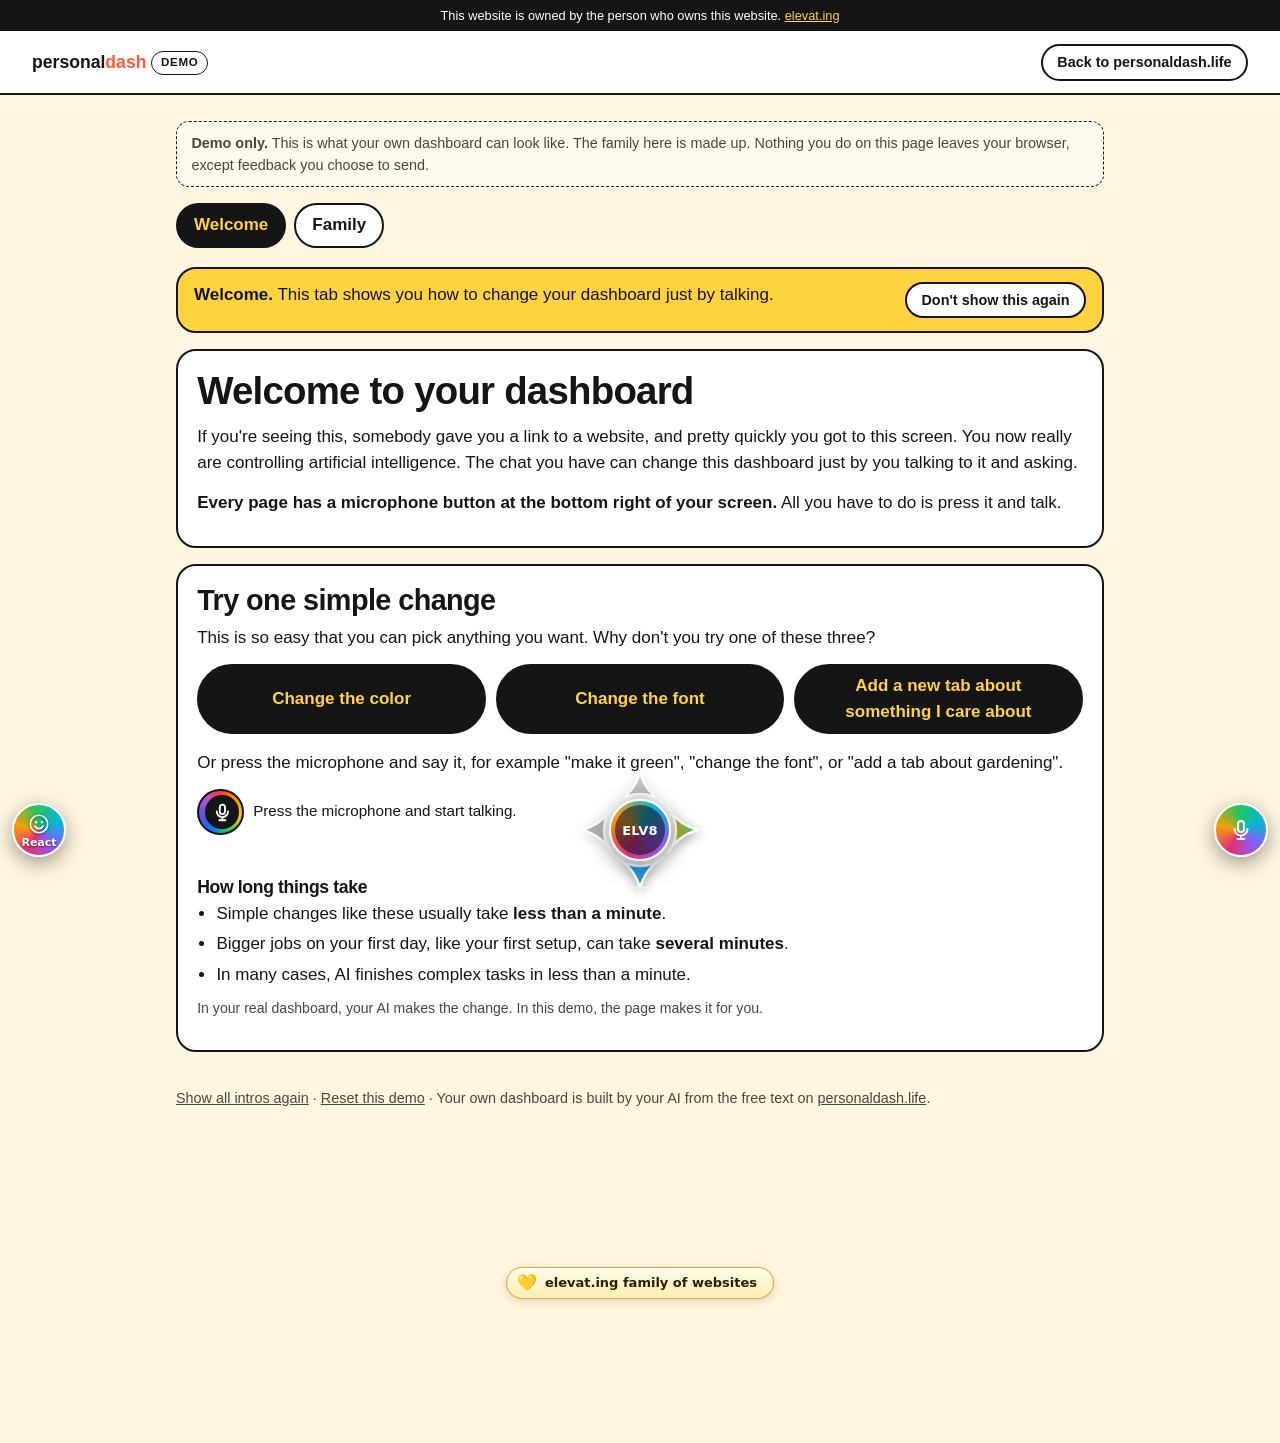
<file: demo/index.html>
<!DOCTYPE html>
<html lang="en"><head><meta charset="utf-8"><meta name="viewport" content="width=device-width,initial-scale=1">
<title>Dashboard demo | personaldash.life</title>
<meta name="description" content="A demo of your free personal dashboard: the Welcome tab where you try your first change by voice, and a Family dashboard with a made-up example family.">
<meta property="og:title" content="Dashboard demo | personaldash.life">
<meta property="og:description" content="Try your first change by voice, then see a family dashboard with a made-up example family.">
<meta property="og:image" content="https://personaldash.life/og.png">
<meta name="theme-color" content="#fff6e0">
<link rel="icon" href="data:image/svg+xml,%3Csvg xmlns='http://www.w3.org/2000/svg' viewBox='0 0 32 32'%3E%3Crect x='3' y='3' width='12' height='15' rx='3' fill='%23151515'/%3E%3Crect x='17' y='3' width='12' height='9' rx='3' fill='%23ff5a36'/%3E%3Crect x='3' y='20' width='12' height='9' rx='3' fill='%23ff5a36'/%3E%3Crect x='17' y='14' width='12' height='15' rx='3' fill='%23151515'/%3E%3C/svg%3E">
<style>
:root{--bg:#fff6e0;--fg:#151515;--mut:#4a463d;--card:#fff;--line:#151515;--acc:#ff5a36;--yel:#ffd23f;--ok:#1f7a4d;--soft:#fffaf0;--r:1.25rem;--font:ui-sans-serif,-apple-system,"Segoe UI",Roboto,"Helvetica Neue",Arial,sans-serif}
*{box-sizing:border-box}
html{-webkit-text-size-adjust:100%}
body{margin:0;background:var(--bg);color:var(--fg);font:400 1.0625rem/1.55 var(--font);-webkit-font-smoothing:antialiased;overflow-x:hidden}
body.pd-serif{--font:Georgia,"Iowan Old Style","Palatino Linotype",serif}
body.pd-round{--font:"Trebuchet MS","Avenir Next",Verdana,sans-serif}
a{color:inherit}
h1,h2,h3{margin:0;line-height:1.15;letter-spacing:-.02em}
h1{font-size:clamp(1.6rem,5vw,2.4rem);font-weight:900}
h2{font-size:clamp(1.3rem,4vw,1.8rem);font-weight:850}
h3{font-size:1.1rem;font-weight:800}
p{margin:0 0 .8rem}
button,input,select,textarea{font:inherit;color:inherit}
:focus-visible{outline:3px solid var(--acc);outline-offset:2px}
.own{font-size:.8rem;text-align:center;padding:.35rem 1rem;background:var(--fg);color:#fff}
.own a{color:var(--yel)}
.top{display:flex;align-items:center;justify-content:space-between;gap:1rem;flex-wrap:wrap;padding:.8rem clamp(1rem,4vw,2rem);border-bottom:2px solid var(--line);background:#fff}
.logo{font-weight:900;text-decoration:none;font-size:1.1rem}.logo b{color:var(--acc)}
.wrap{max-width:62rem;margin:0 auto;padding:1rem clamp(1rem,4vw,2rem) 7rem}
.note{font-size:.9rem;color:var(--mut);border:1px dashed var(--line);border-radius:.8rem;padding:.6rem .9rem;margin:.6rem 0 1rem;background:var(--soft)}
.tabs{display:flex;flex-wrap:wrap;gap:.5rem;margin:.4rem 0 1.2rem}
.tab{border:2px solid var(--line);background:#fff;border-radius:99px;padding:.45rem 1rem;font-weight:700;cursor:pointer}
.tab[aria-selected="true"]{background:var(--fg);color:var(--yel)}
.btn{display:inline-flex;align-items:center;justify-content:center;gap:.45rem;min-height:2.75rem;padding:.4rem 1.2rem;border-radius:99px;border:2px solid var(--fg);background:var(--fg);color:var(--yel);font-weight:700;cursor:pointer;text-decoration:none}
.btn.ghost{background:#fff;color:var(--fg)}
.btn.small{min-height:2.3rem;padding:.25rem .9rem;font-size:.9rem}
.linkbtn{background:none;border:0;padding:.2rem 0;text-decoration:underline;cursor:pointer;color:var(--mut);font-size:.9rem}
.card{background:var(--card);border:2px solid var(--line);border-radius:var(--r);padding:1.1rem 1.2rem;margin:0 0 1rem}
.intro{background:var(--yel);border:2px solid var(--line);border-radius:var(--r);padding:.8rem 1rem;margin:0 0 1rem;display:flex;gap:.8rem;align-items:flex-start;justify-content:space-between;flex-wrap:wrap}
.intro p{margin:0;flex:1 1 16rem}
.great{background:var(--ok);color:#fff;border-color:var(--ok)}
.great h2{color:#fff}
.row{display:flex;flex-wrap:wrap;gap:.6rem;align-items:center}
.try{display:grid;gap:.6rem;grid-template-columns:repeat(auto-fit,minmax(12rem,1fr));margin:.6rem 0 1rem}
.try .btn{width:100%;min-height:3.2rem}
.mic{width:2.9rem;height:2.9rem;border-radius:50%;border:2px solid var(--fg);background:conic-gradient(#ff3b30,#ff9500,#ffcc00,#34c759,#007aff,#5856d6,#af52de,#ff3b30);display:inline-grid;place-items:center;cursor:pointer;flex:none}
.mic svg{width:1.3rem;height:1.3rem;fill:none;stroke:#fff;stroke-width:2.2;stroke-linecap:round}
.mic span{background:var(--fg);border-radius:50%;width:2.1rem;height:2.1rem;display:grid;place-items:center}
.mic.on{background:#e00}.mic.on span{background:#e00}
.live{min-height:1.6rem;font-size:.95rem}
.live b{color:#e00}
.times{margin:.2rem 0 0;padding-left:1.2rem}
.times li{margin:.25rem 0}
textarea,input[type=email],input[type=text],select{width:100%;border:2px solid var(--line);border-radius:.8rem;padding:.6rem .7rem;background:var(--soft)}
textarea{min-height:6rem;resize:vertical}
label{font-weight:700;font-size:.92rem;display:block;margin:.4rem 0 .25rem}
.fbbox{display:flex;gap:.5rem;align-items:flex-start}
.fbbox textarea{flex:1}
.status{font-size:.92rem;color:var(--mut);min-height:1.2rem;margin:.4rem 0 0}
.grid{display:grid;gap:.8rem;grid-template-columns:repeat(auto-fit,minmax(14rem,1fr))}
.who{font-weight:800}.who small{font-weight:500;color:var(--mut)}
.mis textarea{min-height:4.5rem;font-size:.95rem}
.badge{display:inline-block;font-size:.72rem;font-weight:800;letter-spacing:.06em;text-transform:uppercase;border:1.5px solid var(--line);border-radius:99px;padding:.15rem .55rem;background:#fff;vertical-align:middle}
.badge.plan{background:var(--soft);border-style:dashed}
table{border-collapse:collapse;width:100%;font-size:.95rem}
th,td{border-bottom:1px solid #d8d0bd;padding:.45rem .4rem;text-align:left;vertical-align:top}
th{font-size:.8rem;text-transform:uppercase;letter-spacing:.05em}
.tblw{overflow-x:auto}
.sw{display:inline-flex;align-items:center;gap:.5rem;cursor:pointer;font-weight:700;font-size:.92rem}
.sw input{width:1.2rem;height:1.2rem;accent-color:var(--acc)}
.cal{display:grid;grid-template-columns:repeat(7,minmax(0,1fr));gap:.35rem}
.day{border:1.5px solid var(--line);border-radius:.7rem;padding:.35rem;background:var(--soft);min-height:7.5rem}
.day h4{margin:0 0 .3rem;font-size:.8rem;text-transform:uppercase;letter-spacing:.05em}
.ev{font-size:.78rem;line-height:1.25;border-radius:.45rem;padding:.25rem .35rem;margin:0 0 .25rem;border-left:5px solid}
.p0{background:#ffe3dc;border-color:#ff5a36}.p1{background:#dceaff;border-color:#2f6fe0}.p2{background:#e2f5e6;border-color:#1f9d55}.p3{background:#f3e3ff;border-color:#8a3ffc}.p4{background:#fff1c2;border-color:#c99400}.pall{background:#eee;border-color:#151515}
.legend{display:flex;flex-wrap:wrap;gap:.4rem .9rem;font-size:.85rem;margin:.5rem 0 0}
.legend i{display:inline-block;width:.8rem;height:.8rem;border-radius:3px;margin-right:.3rem;vertical-align:-1px;border:1px solid var(--line)}
@media (max-width:640px){.cal{grid-template-columns:1fr}.day{min-height:0}}
.trait{border-top:1px solid #d8d0bd;padding:.8rem 0}
.trait:first-of-type{border-top:0}
.trait-h{display:flex;justify-content:space-between;gap:.6rem;flex-wrap:wrap;align-items:baseline}
.bell{position:relative;margin:.4rem 0 .2rem;height:4.2rem}
.bell svg{position:absolute;inset:0;width:100%;height:100%}
.bell svg path{fill:#ffe9a8;stroke:var(--fg);stroke-width:1.5}
.track{position:absolute;left:0;right:0;bottom:.15rem;height:.5rem;background:var(--fg);border-radius:99px;opacity:.15}
.zones{position:absolute;inset:0;display:grid;grid-template-columns:repeat(5,1fr)}
.zone{border:0;background:transparent;cursor:pointer;display:flex;align-items:flex-end;justify-content:center;padding:0 0 0;position:relative}
.zone span{display:grid;place-items:center;width:1.9rem;height:1.9rem;border-radius:50%;border:2px solid var(--fg);background:#fff;font-weight:800;font-size:.9rem;margin-bottom:-.3rem}
.zone[aria-checked="true"] span{background:var(--acc);color:#fff;transform:scale(1.18)}
.zone:hover span{background:var(--yel)}
.zone[aria-checked="true"]:hover span{background:var(--acc)}
.scale-l{display:flex;justify-content:space-between;font-size:.78rem;color:var(--mut);margin-top:.5rem}
.trait.off .bell,.trait.off .scale-l{opacity:.3;filter:grayscale(1);pointer-events:none}
.skip{font-size:.85rem}
.trait.off .skip{background:var(--fg);color:var(--yel)}
.warn{background:#fff1c2;border:2px solid #c99400;border-radius:.8rem;padding:.5rem .8rem;font-size:.92rem;margin:.5rem 0}
.sum li{margin:.2rem 0}
.disc{font-size:.88rem;color:var(--mut)}
[hidden]{display:none!important}
.addedtab{min-height:12rem}
.foot{margin-top:2rem;font-size:.9rem;color:var(--mut)}
@media (prefers-reduced-motion:no-preference){.pop{animation:pop .35s ease both}@keyframes pop{from{transform:scale(.96);opacity:0}to{transform:none;opacity:1}}}
</style>
</head>
<body>
<div class="own">This website is owned by the person who owns this website. <a href="https://elevat.ing">elevat.ing</a></div>
<header class="top"><a class="logo" href="/">personal<b>dash</b> <span class="badge">Demo</span></a><a class="btn small ghost" href="/">Back to personaldash.life</a></header>

<main class="wrap">
<p class="note"><b>Demo only.</b> This is what your own dashboard can look like. The family here is made up. Nothing you do on this page leaves your browser, except feedback you choose to send.</p>

<div class="tabs" role="tablist" aria-label="Dashboard tabs" id="tabs">
<button type="button" class="tab" role="tab" id="t-welcome" aria-controls="welcome" aria-selected="true">Welcome</button>
<button type="button" class="tab" role="tab" id="t-family" aria-controls="family" aria-selected="false">Family</button>
</div>

<!-- ============ WELCOME ============ -->
<section id="welcome" role="tabpanel" aria-labelledby="t-welcome">
<div class="intro" data-intro="welcome"><p><b>Welcome.</b> This tab shows you how to change your dashboard just by talking.</p><button type="button" class="btn small ghost" data-hide>Don't show this again</button></div>

<div class="card great pop" id="great" hidden>
<h2>Great job! You're in total control.</h2>
<p style="margin:.5rem 0 0">Look, just click around and do whatever you want now. If you need anything else, go back to the site you got this from.</p>
</div>

<div class="card">
<h1>Welcome to your dashboard</h1>
<p style="margin-top:.7rem">If you're seeing this, somebody gave you a link to a website, and pretty quickly you got to this screen. You now really are controlling artificial intelligence. The chat you have can change this dashboard just by you talking to it and asking.</p>
<p><b>Every page has a microphone button at the bottom right of your screen.</b> All you have to do is press it and talk.</p>
</div>

<div class="card" id="trycard">
<h2>Try one simple change</h2>
<p style="margin-top:.5rem">This is so easy that you can pick anything you want. Why don't you try one of these three?</p>
<div class="try">
<button type="button" class="btn" data-try="color">Change the color</button>
<button type="button" class="btn" data-try="font">Change the font</button>
<button type="button" class="btn" data-try="tab">Add a new tab about something I care about</button>
</div>
<p>Or press the microphone and say it, for example "make it green", "change the font", or "add a tab about gardening".</p>
<div class="row"><button type="button" class="mic" id="trymic" aria-label="Microphone: say the change you want" aria-pressed="false"><span><svg viewBox="0 0 24 24" aria-hidden="true"><rect x="9" y="3" width="6" height="11" rx="3"/><path d="M5.5 11a6.5 6.5 0 0 0 13 0M12 17.5V21M8.5 21h7"/></svg></span></button><div class="live" id="trylive" aria-live="polite">Press the microphone and start talking.</div></div>
<div id="tabask" hidden style="margin-top:.8rem"><label for="tabtopic">What is the new tab about?</label><div class="row"><input type="text" id="tabtopic" placeholder="for example: gardening" style="flex:1 1 12rem"><button type="button" class="btn small" id="tabgo">Add the tab</button></div></div>
<p class="status" id="trystat" role="status"></p>
<h3 style="margin-top:1rem">How long things take</h3>
<ul class="times">
<li>Simple changes like these usually take <b>less than a minute</b>.</li>
<li>Bigger jobs on your first day, like your first setup, can take <b>several minutes</b>.</li>
<li>In many cases, AI finishes complex tasks in less than a minute.</li>
</ul>
<p class="disc" style="margin-top:.6rem">In your real dashboard, your AI makes the change. In this demo, the page makes it for you.</p>
</div>

<div class="card pop" id="valuecard" hidden>
<h2>Did we provide you any value?</h2>
<div class="row" style="margin:.7rem 0"><button type="button" class="btn" data-val="Yes">Yes</button><button type="button" class="btn ghost" data-val="No">No</button></div>
<div id="fb" hidden>
<p>We'd love to hear more. Let's make this better for everybody else. <b>What do you like? What do you not like? And what could be better?</b> About two minutes. Anything that comes to mind is fine.</p>
<label for="fbtext">Your feedback</label>
<div class="fbbox"><textarea id="fbtext" placeholder="Press the microphone and talk, or type here."></textarea><button type="button" class="mic" id="fbmic" aria-label="Microphone: speak your feedback" aria-pressed="false"><span><svg viewBox="0 0 24 24" aria-hidden="true"><rect x="9" y="3" width="6" height="11" rx="3"/><path d="M5.5 11a6.5 6.5 0 0 0 13 0M12 17.5V21M8.5 21h7"/></svg></span></button></div>
<div class="live" id="fblive" aria-live="polite"></div>
<label for="fbemail">Your email (optional, only if you want a reply)</label>
<input type="email" id="fbemail" autocomplete="email" data-hmr-nomic>
<div class="row" style="margin-top:.7rem"><button type="button" class="btn" id="fbsend">Send to the dashboard makers</button></div>
<p class="status" id="fbstat" role="status"></p>
</div>
<button type="button" class="linkbtn" id="noask">Don't ask me again</button>
</div>
</section>

<!-- ============ FAMILY ============ -->
<section id="family" role="tabpanel" aria-labelledby="t-family" hidden>
<div class="intro" data-intro="family"><p><b>Family.</b> One place for your family's missions, school, progress, calendar, and an optional well-being check. Private to you.</p><button type="button" class="btn small ghost" data-hide>Don't show this again</button></div>

<div class="card">
<h1>Family dashboard</h1>
<p style="margin-top:.6rem">Example family, all made up: <b>Mom</b>, <b>Dad</b>, <b>Riley</b> (14), <b>Avery</b> (11) and <b>Max</b> (7). It is a place to talk and plan together, never a verdict on anyone.</p>
<p class="disc">"Everybody should have a mission statement." "What I want to do is arm families with this ability to communicate better."</p>
</div>

<div class="card">
<h2>Mission statements</h2>
<p class="disc" style="margin-top:.4rem">One for everyone. Parents help the kids write theirs. Edit any of them; your changes stay in this browser.</p>
<div class="grid mis" id="missions"></div>
</div>

<div class="card">
<h2>School <span class="badge plan">Teacher sharing: coming later</span></h2>
<p class="disc" style="margin-top:.4rem">What each child is learning, and notes from teachers. Today you add teacher notes yourself: paste them, forward them to your AI, or say them.</p>
<div class="grid">
<div><p class="who">Riley <small>Grade 9</small></p><p><b>Learning:</b> Biology (cells), Algebra I, a history project on bridges.</p><p class="disc">Note from the science teacher: "Great questions in lab this week. Ask Riley about the onion cells."</p></div>
<div><p class="who">Avery <small>Grade 6</small></p><p><b>Learning:</b> Fractions, a book report, learning recorder in music.</p><p class="disc">Note from the homeroom teacher: "Avery helped a new student find their way all week."</p></div>
<div><p class="who">Max <small>Grade 2</small></p><p><b>Learning:</b> Reading short chapter books, adding to 100, the weather.</p><p class="disc">Note from the class teacher: "Max is working on taking turns during reading time."</p></div>
</div>
</div>

<div class="card">
<h2>Progress, side by side</h2>
<p class="disc" style="margin-top:.4rem">So everyone knows why rewards differ. Parents decide whether the kids see this view.</p>
<label class="sw"><input type="checkbox" id="kidsee" checked> The kids can see this view</label>
<div class="tblw" style="margin-top:.6rem"><table>
<thead><tr><th>Goal this month</th><th>Riley</th><th>Avery</th><th>Max</th></tr></thead>
<tbody>
<tr><td>Reading</td><td>2 of 3 books</td><td>3 of 3 books</td><td>12 of 15 stories</td></tr>
<tr><td>Math</td><td>B+, up from B</td><td>A-</td><td>Adding to 100: almost</td></tr>
<tr><td>Chores done</td><td>18 of 20</td><td>15 of 20</td><td>10 of 12</td></tr>
<tr><td>Reward</td><td>Pick Saturday's movie</td><td>Extra hour of a game</td><td>Park trip with Dad</td></tr>
</tbody></table></div>
<p class="disc" id="whyrew" style="margin-top:.6rem"><b>Why rewards differ:</b> each child set their own goal with Mom and Dad, matched to their age. Avery finished every book, Riley raised a math grade, and Max read almost every night.</p>
</div>

<div class="card">
<h2>Family calendar <span class="badge plan">Real syncing: coming later</span></h2>
<p class="disc" style="margin-top:.4rem">Every family calendar in one view, one color per person. In your real dashboard, your AI shows only the calendars it can actually read.</p>
<div class="cal" id="cal"></div>
<div class="legend"><span><i class="p0"></i>Mom</span><span><i class="p1"></i>Dad</span><span><i class="p2"></i>Riley</span><span><i class="p3"></i>Avery</span><span><i class="p4"></i>Max</span><span><i class="pall"></i>Everyone</span></div>
<p class="disc" style="margin-top:.7rem">Later, with everyone's yes: optional location sharing, and a heads-up for the host, like "Grandma arrives in 5 minutes." Not built yet.</p>
</div>

<div class="card" id="wb">
<h2>Well-being check <span class="badge">Optional</span></h2>
<p style="margin-top:.5rem">Everyone can rate everyone, themselves included, so no one feels singled out. Healthy traits are here too.</p>
<div class="grid" style="grid-template-columns:repeat(auto-fit,minmax(11rem,1fr))">
<div><label for="wbwho">Who is being rated</label><select id="wbwho"><option>Mom</option><option>Dad</option><option selected>Riley</option><option>Avery</option><option>Max</option></select></div>
<div><label for="wbby">Rated by</label><select id="wbby"><option selected>Mom</option><option>Dad</option><option>Riley</option><option>Avery</option><option>Max</option></select></div>
</div>
<p class="disc" style="margin-top:.6rem">Tap a zone. It looks like a slider, but each zone is a button. 3 in the middle is about average for most people. 1 is exceptionally strong. 5 is a real struggle.</p>
<div id="traits"></div>
<div class="warn" id="skipwarn" hidden role="status">Use this sparingly. Blind spots make the picture less useful. You can still skip any you want.</div>
<p class="status" id="wbcount" role="status"></p>
<div class="row"><button type="button" class="btn" id="wbdone">Mark complete</button><button type="button" class="btn ghost" id="wbreset">Start over</button></div>
<div id="wbsum" hidden style="margin-top:1rem"></div>
<p class="disc" style="margin-top:1rem"><b>This is not a medical tool or a diagnosis, and it is not accepted medical practice.</b> It is a way for a family to talk. If anyone may be unsafe, talk in person, soon and calmly, and get professional help.</p>
</div>

<div class="card">
<h2>Who can see this</h2>
<p style="margin-top:.5rem"><b>Today: only you.</b> Your family dashboard is private to you and your AI.</p>
<p><b>The plan:</b> every family member opens it on their own device. If parents choose, teachers add school notes and doctors fill in the well-being check after visits. A family website with photos, private or public. <span class="badge plan">Needs accounts: coming later</span></p>
<p>"I know that my model is not perfect, and that's why I'm putting these microphone buttons on there, is because all of you can contribute to make it better and better and better."</p>
<button type="button" class="btn ghost" id="famfb">Tell us how to make this better</button>
</div>
</section>

<section id="added" role="tabpanel" hidden></section>

<p class="foot"><button type="button" class="linkbtn" id="showintros">Show all intros again</button> · <button type="button" class="linkbtn" id="resetdemo">Reset this demo</button> · Your own dashboard is built by your AI from the free text on <a href="/">personaldash.life</a>.</p>
</main>

<script>
(function(){
var d=document,$=function(s,c){return(c||d).querySelector(s)},$$=function(s,c){return[].slice.call((c||d).querySelectorAll(s))};
function get(k){try{return localStorage.getItem('pdDemo.'+k)}catch(e){return null}}
function set(k,v){try{if(v===null)localStorage.removeItem('pdDemo.'+k);else localStorage.setItem('pdDemo.'+k,v)}catch(e){}}

/* ---------- tabs ---------- */
function tabs(){return $$('#tabs .tab')}
function show(id){
  tabs().forEach(function(t){var on=t.getAttribute('aria-controls')===id;t.setAttribute('aria-selected',on?'true':'false');var p=d.getElementById(t.getAttribute('aria-controls'));if(p)p.hidden=!on});
  if(location.hash.slice(1)!==id)history.replaceState(null,'','#'+id);
}
d.getElementById('tabs').addEventListener('click',function(e){var t=e.target.closest('.tab');if(t)show(t.getAttribute('aria-controls'))});
d.getElementById('tabs').addEventListener('keydown',function(e){var ts=tabs(),i=ts.indexOf(d.activeElement);if(i<0)return;if(e.key==='ArrowRight'||e.key==='ArrowLeft'){e.preventDefault();var n=ts[(i+(e.key==='ArrowRight'?1:ts.length-1))%ts.length];n.focus();n.click()}});

/* ---------- intros: only "Don't show this again" ---------- */
function intros(){$$('[data-intro]').forEach(function(b){b.hidden=get('intro.'+b.getAttribute('data-intro'))==='hide'})}
d.addEventListener('click',function(e){var h=e.target.closest('[data-hide]');if(!h)return;var b=h.closest('[data-intro]');set('intro.'+b.getAttribute('data-intro'),'hide');b.hidden=true});
$('#showintros').addEventListener('click',function(){$$('[data-intro]').forEach(function(b){set('intro.'+b.getAttribute('data-intro'),null)});intros()});

/* ---------- voice typing with live text ---------- */
var SR=window.SpeechRecognition||window.webkitSpeechRecognition,cur=null;
function mic(btn,onText,onEnd,liveEl){
  btn.addEventListener('click',function(){
    if(cur&&cur.btn===btn){cur.rec.stop();return}
    if(cur)cur.rec.stop();
    if(!SR){liveEl.textContent='Voice typing does not work in this browser. Type instead, or use the microphone on your keyboard.';return}
    var rec=new SR(),fin='';rec.lang=d.documentElement.lang||'en-US';rec.interimResults=true;rec.continuous=true;
    cur={btn:btn,rec:rec};btn.classList.add('on');btn.setAttribute('aria-pressed','true');
    liveEl.innerHTML='<b>Recording.</b> Your words appear here as you talk. Press the microphone again to stop.';
    rec.onresult=function(ev){var tmp='';for(var i=ev.resultIndex;i<ev.results.length;i++){var r=ev.results[i];if(r.isFinal)fin+=r[0].transcript+' ';else tmp+=r[0].transcript}onText(fin,tmp);liveEl.innerHTML='<b>Recording.</b> '+esc((fin+tmp).trim()||'...')};
    rec.onerror=function(ev){liveEl.textContent=ev.error==='not-allowed'?'Your browser blocked the microphone. Allow it in the address bar, or type instead.':'The microphone stopped. If no words appeared, it was not recording. Try again, or type.'};
    rec.onend=function(){btn.classList.remove('on');btn.setAttribute('aria-pressed','false');if(cur&&cur.rec===rec)cur=null;onEnd(fin.trim())};
    try{rec.start()}catch(e){liveEl.textContent='The microphone could not start. Try again, or type.'}
  });
}
function esc(s){return String(s).replace(/[&<>"]/g,function(c){return{'&':'&amp;','<':'&lt;','>':'&gt;','"':'&quot;'}[c]})}

/* ---------- welcome: three simple changes ---------- */
var COLORS={green:'#e3f6e8',blue:'#e2eeff',purple:'#f1e6ff',pink:'#ffe6f0',yellow:'#fff6c8',orange:'#ffe9d6',gray:'#efefef',grey:'#efefef',white:'#ffffff',red:'#ffe1dc'};
var CYCLE=['#e2eeff','#e3f6e8','#f1e6ff','#ffe6f0','#fff6e0'];
function applyState(){
  var c=get('color');d.body.style.setProperty('--bg',c||'');d.body.style.background=c||'';
  d.body.classList.remove('pd-serif','pd-round');var f=get('font');if(f)d.body.classList.add(f);
  var t=get('tab');var old=d.getElementById('t-added');
  if(t){if(!old){old=d.createElement('button');old.type='button';old.className='tab';old.setAttribute('role','tab');old.id='t-added';old.setAttribute('aria-controls','added');old.setAttribute('aria-selected','false');d.getElementById('tabs').appendChild(old)}
    old.textContent=t;var p=d.getElementById('added');p.setAttribute('aria-labelledby','t-added');
    p.innerHTML='<div class="intro" data-intro="added"><p><b>'+esc(t)+'.</b> Your new tab. Your AI fills it with what you care about.</p><button type="button" class="btn small ghost" data-hide>Don\'t show this again</button></div><div class="card addedtab"><h1>'+esc(t)+'</h1><p style="margin-top:.6rem">In your real dashboard, your AI fills this tab for you: news, ideas, dates, and links about '+esc(t.toLowerCase())+', from what you tell it and what it can reach.</p><p class="disc">This is a demo, so it stays empty. Press the microphone on your real dashboard and say what you want here.</p></div>';intros()}
  else if(old){old.remove();d.getElementById('added').innerHTML=''}
  var done=get('done')==='1';$('#great').hidden=!done;
  $('#valuecard').hidden=!(done&&get('noask')!=='1');
}
function did(msg){set('done','1');applyState();$('#trystat').textContent=msg;$('#great').scrollIntoView({behavior:'smooth',block:'center'})}
function doColor(word){var c=word&&COLORS[word];if(!c){var i=CYCLE.indexOf(get('color')||'#fff6e0');c=CYCLE[(i+1)%CYCLE.length]}set('color',c);did('Done. Your dashboard has a new color. That took less than a second.')}
function doFont(){var f=get('font');set('font',f==='pd-serif'?'pd-round':(f==='pd-round'?null:'pd-serif'));did('Done. Your dashboard has a new font.')}
function doTab(topic){topic=(topic||'').trim().replace(/[.!?]+$/,'');if(!topic){$('#tabask').hidden=false;$('#tabtopic').focus();return}
  topic=topic.charAt(0).toUpperCase()+topic.slice(1);if(topic.length>28)topic=topic.slice(0,28);set('tab',topic);$('#tabask').hidden=true;did('Done. You have a new tab called "'+topic+'". Find it next to Family at the top.')}
d.addEventListener('click',function(e){var b=e.target.closest('[data-try]');if(!b)return;var k=b.getAttribute('data-try');if(k==='color')doColor();else if(k==='font')doFont();else doTab('')});
$('#tabgo').addEventListener('click',function(){doTab($('#tabtopic').value)});
$('#tabtopic').addEventListener('keydown',function(e){if(e.key==='Enter'){e.preventDefault();doTab(this.value)}});
function understand(s){
  var t=s.toLowerCase();
  var m=t.match(/(?:tab|page|section)\s+(?:about|for|on|called)\s+(.+)$/);if(m)return doTab(m[1]);
  if(/\btab\b/.test(t))return doTab('');
  if(/\bfont|letters|writing|typeface/.test(t))return doFont();
  for(var w in COLORS)if(t.indexOf(w)>=0)return doColor(w);
  if(/colou?r/.test(t))return doColor('');
  $('#trystat').textContent='I heard: "'+s+'". In your real dashboard, your AI would work out what you mean. In this demo, try "make it green", "change the font", or "add a tab about gardening".';
}
mic($('#trymic'),function(){},function(txt){if(txt)understand(txt);else $('#trylive').textContent='No words came through, so it was not recording. Try again, or tap one of the three buttons.'},$('#trylive'));

/* ---------- Did we provide you any value? ---------- */
var answer='';
d.addEventListener('click',function(e){var b=e.target.closest('[data-val]');if(!b)return;answer=b.getAttribute('data-val');$$('[data-val]').forEach(function(x){x.classList.toggle('ghost',x!==b)});$('#fb').hidden=false;$('#fbtext').focus()});
var base='';
$('#fbmic').addEventListener('click',function(){if(!cur)base=$('#fbtext').value.replace(/\s*$/,'')},true);
mic($('#fbmic'),function(fin,tmp){$('#fbtext').value=(base?base+' ':'')+(fin+tmp).trim()},function(){},$('#fblive'));
$('#fbsend').addEventListener('click',function(){
  var txt=$('#fbtext').value.trim(),em=$('#fbemail').value.trim(),st=$('#fbstat');
  if(!txt&&!answer){st.textContent='Press Yes or No, or add a few words first.';return}
  if(em&&!/^[^@\s]+@[^@\s]+\.[^@\s]+$/.test(em)){st.textContent='That email address looks incomplete. Fix it, or leave it empty to send anonymously.';return}
  var D=window.HMRDock;if(!D||!D.send){st.textContent='The form is still loading. Please try again in a moment.';return}
  st.textContent='Sending...';
  var p={kind:'dashboard feedback',subject:'personaldash demo: Did we provide you any value? '+(answer||'(no answer)'),message:'Did we provide you any value? '+(answer||'(no answer)')+'\n\n'+(txt||'(no words)')};if(em)p.email=em;
  D.send(p).then(function(r){st.textContent=r&&r.ok?'Sent. Thank you so much. We read all of it.':'Your email app should have opened with your message. Your words are still here.'},function(){st.textContent='That did not go through. Please try again in a moment.'});
});
$('#noask').addEventListener('click',function(){set('noask','1');$('#valuecard').hidden=true;$('#trystat').textContent='We will not ask again on this device.'});
$('#famfb').addEventListener('click',function(){show('welcome');$('#valuecard').hidden=false;$('#fb').hidden=false;$('#valuecard').scrollIntoView({behavior:'smooth',block:'center'});$('#fbtext').focus()});

/* ---------- family: missions ---------- */
var FAM=['Mom','Dad','Riley','Avery','Max'];
var MIS={Mom:'Raise kind, curious kids, and keep our home a place where everyone feels heard.',Dad:'Show up every day, keep learning, and make time for the people I love.',Riley:'Learn how things work and build something that helps people. (Written with Mom\'s help.)',Avery:'Be a good friend, read every book I can, and be brave about new things. (Written with Dad\'s help.)',Max:'Be nice, try my best, and have fun. (Written with Mom and Dad.)'};
var mw=$('#missions');FAM.forEach(function(n){var w=d.createElement('div');var id='mis-'+n.toLowerCase();w.innerHTML='<label for="'+id+'">'+n+'</label><textarea id="'+id+'"></textarea>';var ta=w.querySelector('textarea');ta.value=get('mis.'+n)||MIS[n];ta.addEventListener('input',function(){set('mis.'+n,ta.value)});mw.appendChild(w)});
$('#kidsee').addEventListener('change',function(){this.parentNode.lastChild.textContent=this.checked?' The kids can see this view':' Only Mom and Dad see this view'});

/* ---------- family: calendar ---------- */
var DAYS=['Mon','Tue','Wed','Thu','Fri','Sat','Sun'];
var EV=[[0,'p2','3:30 Soccer practice'],[0,'p0','7:00 Book club'],[1,'p4','4:00 Swim lesson'],[1,'p1','Late meeting, home 7:30'],[2,'p3','3:45 Recorder lesson'],[2,'pall','6:00 Family dinner, no phones'],[3,'p2','Science project due'],[3,'p0','12:00 Lunch with a friend'],[4,'p4','Pajama day at school'],[4,'pall','7:00 Movie night'],[5,'p1','9:00 Park with Max'],[5,'p2','2:00 Soccer game'],[5,'p3','4:00 Birthday party'],[6,'pall','1:00 Lunch at Grandma\'s'],[6,'p0','Plan the week, 20 min']];
var cal=$('#cal');DAYS.forEach(function(dn,i){var c=d.createElement('div');c.className='day';c.innerHTML='<h4>'+dn+'</h4>'+EV.filter(function(e){return e[0]===i}).map(function(e){return'<div class="ev '+e[1]+'">'+esc(e[2])+'</div>'}).join('');cal.appendChild(c)});

/* ---------- family: well-being check, 1-5 bell curve that works like buttons ---------- */
var TRAITS=['Patience','Humor','Curiosity','Kindness','Focus','Sleep','Handling stress','Talking about feelings'];
var BELL='<svg viewBox="0 0 500 60" preserveAspectRatio="none" aria-hidden="true"><path d="M0 58 C120 58 160 4 250 4 C340 4 380 58 500 58 Z"/></svg>';
var LABELS={1:'1, exceptionally strong',2:'2, a strength',3:'3, about average',4:'4, some struggle',5:'5, a real struggle'};
var state={},skips=0;
function key(){return $('#wbwho').value+'|'+$('#wbby').value}
function load(){try{state=JSON.parse(get('wb.'+key())||'{}')}catch(e){state={}}skips=+(get('wbskips')||0)}
function save(){set('wb.'+key(),JSON.stringify(state))}
function render(){
  load();var box=$('#traits');box.innerHTML='';
  TRAITS.forEach(function(tr,ti){
    var v=state[tr],off=v==='skip';var div=d.createElement('div');div.className='trait'+(off?' off':'');
    var z='';for(var n=1;n<=5;n++)z+='<button type="button" class="zone" role="radio" aria-checked="'+(v===n?'true':'false')+'" tabindex="'+((v===n||(!v||off)&&n===3)?0:-1)+'" aria-label="'+LABELS[n]+'" data-n="'+n+'"><span>'+n+'</span></button>';
    div.innerHTML='<div class="trait-h"><h3 id="tr'+ti+'">'+tr+'</h3><button type="button" class="btn small ghost skip" aria-pressed="'+(off?'true':'false')+'">'+(off?'Fill this one in after all':'I prefer not to fill this one in')+'</button></div><div class="bell">'+BELL+'<div class="track"></div><div class="zones" role="radiogroup" aria-labelledby="tr'+ti+'">'+z+'</div></div><div class="scale-l"><span>1 exceptionally strong</span><span>3 about average</span><span>5 a real struggle</span></div>';
    div.querySelector('.zones').addEventListener('click',function(e){var b=e.target.closest('.zone');if(!b)return;state[tr]=+b.getAttribute('data-n');save();render();var nb=$$('.trait')[ti].querySelector('.zone[data-n="'+state[tr]+'"]');if(nb)nb.focus()});
    div.querySelector('.zones').addEventListener('keydown',function(e){var b=e.target.closest('.zone');if(!b)return;var n=+b.getAttribute('data-n');if(e.key==='ArrowRight'||e.key==='ArrowUp')n=Math.min(5,n+1);else if(e.key==='ArrowLeft'||e.key==='ArrowDown')n=Math.max(1,n-1);else return;e.preventDefault();state[tr]=n;save();render();$$('.trait')[ti].querySelector('.zone[data-n="'+n+'"]').focus()});
    div.querySelector('.skip').addEventListener('click',function(){if(state[tr]==='skip'){delete state[tr]}else{state[tr]='skip';skips++;set('wbskips',String(skips))}save();render();$$('.trait')[ti].querySelector('.skip').focus()});
    box.appendChild(div);
  });
  $('#skipwarn').hidden=skips<3;
  var ans=0,bl=0;TRAITS.forEach(function(t){if(state[t]==='skip')bl++;else if(state[t])ans++});
  $('#wbcount').textContent=ans+' of '+TRAITS.length+' filled in'+(bl?', '+bl+' left as blind spots':'')+'. '+$('#wbby').value+' rating '+$('#wbwho').value+'.';
}
$('#wbwho').addEventListener('change',function(){$('#wbsum').hidden=true;render()});
$('#wbby').addEventListener('change',function(){$('#wbsum').hidden=true;render()});
$('#wbreset').addEventListener('click',function(){state={};save();set('wbskips',null);$('#wbsum').hidden=true;render()});
$('#wbdone').addEventListener('click',function(){
  load();var rows=[],blind=[],open=[];
  TRAITS.forEach(function(t){var v=state[t];if(v==='skip')blind.push(t);else if(v)rows.push('<li><b>'+t+':</b> '+LABELS[v]+'</li>');else open.push(t)});
  var s=$('#wbsum');s.hidden=false;
  s.innerHTML='<h3>'+(open.length?'Almost done':'100% complete')+'</h3><p class="disc" style="margin-top:.3rem">'+esc($('#wbby').value)+' rating '+esc($('#wbwho').value)+'. Stays in this browser.</p><ul class="sum">'+(rows.join('')||'<li>No traits rated yet.</li>')+'</ul>'+(blind.length?'<p style="margin-top:.6rem"><b>Blind spots:</b> '+blind.join(', ')+'. Left out on purpose, and that is okay.</p>':'')+(open.length?'<p><b>Still open:</b> '+open.join(', ')+'. Rate them, or press "I prefer not to fill this one in".</p>':'')+'<p class="disc">Compare with how the others rated the same person, and talk about the differences together.</p>';
});

/* ---------- reset + start ---------- */
$('#resetdemo').addEventListener('click',function(){try{Object.keys(localStorage).forEach(function(k){if(k.indexOf('pdDemo.')===0)localStorage.removeItem(k)})}catch(e){}location.hash='welcome';location.reload()});
intros();applyState();render();
var h=location.hash.slice(1);if(h==='added'&&!get('tab'))h='welcome';show(d.getElementById(h)&&/^(welcome|family|added)$/.test(h)?h:'welcome');
addEventListener('hashchange',function(){var h=location.hash.slice(1);if(/^(welcome|family|added)$/.test(h)&&d.getElementById('t-'+h))show(h)});
})();
</script>
<script src="../hmr-dock.js?v=6.10.2" data-site="personaldash.life" defer></script>
</body></html>
</file>
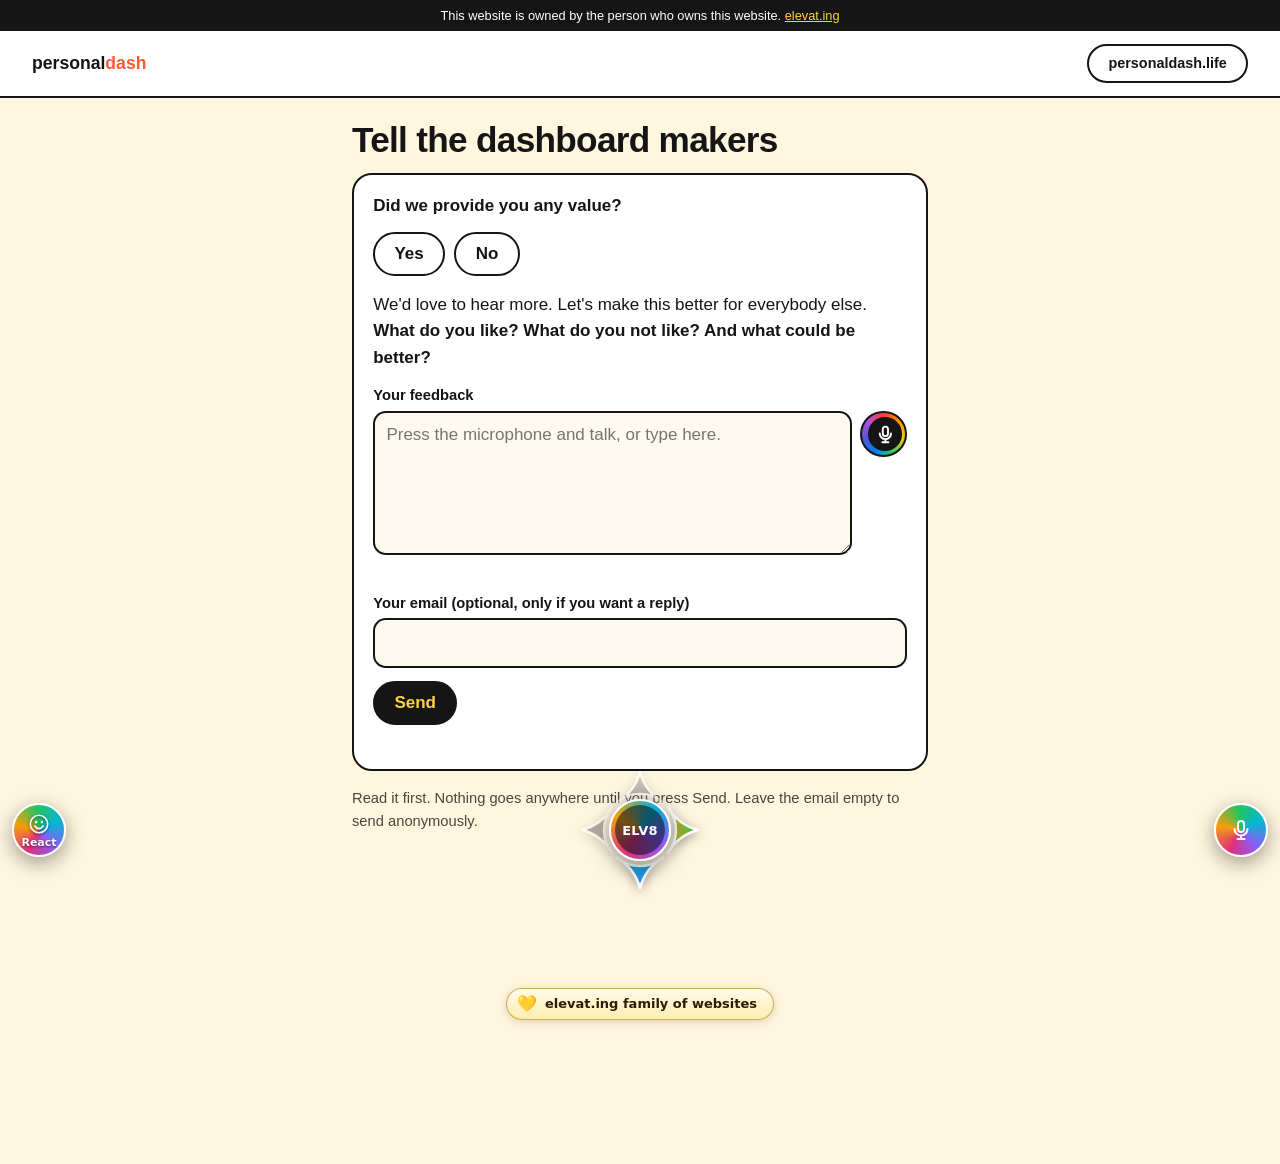
<file: feedback/index.html>
<!DOCTYPE html>
<html lang="en"><head><meta charset="utf-8"><meta name="viewport" content="width=device-width,initial-scale=1">
<title>Dashboard feedback | personaldash.life</title>
<meta name="description" content="Tell the people who make personaldash what you like, what you don't like, and what could be better. You read it first, and it goes only when you press Send.">
<meta name="theme-color" content="#fff6e0">
<meta name="robots" content="noindex">
<link rel="icon" href="data:image/svg+xml,%3Csvg xmlns='http://www.w3.org/2000/svg' viewBox='0 0 32 32'%3E%3Crect x='3' y='3' width='12' height='15' rx='3' fill='%23151515'/%3E%3Crect x='17' y='3' width='12' height='9' rx='3' fill='%23ff5a36'/%3E%3Crect x='3' y='20' width='12' height='9' rx='3' fill='%23ff5a36'/%3E%3Crect x='17' y='14' width='12' height='15' rx='3' fill='%23151515'/%3E%3C/svg%3E">
<style>
:root{--bg:#fff6e0;--fg:#151515;--mut:#4a463d;--acc:#ff5a36;--yel:#ffd23f;--soft:#fffaf0}
*{box-sizing:border-box}
body{margin:0;background:var(--bg);color:var(--fg);font:400 1.0625rem/1.55 ui-sans-serif,-apple-system,"Segoe UI",Roboto,"Helvetica Neue",Arial,sans-serif;-webkit-font-smoothing:antialiased}
a{color:inherit}
button,input,textarea{font:inherit;color:inherit}
:focus-visible{outline:3px solid var(--acc);outline-offset:2px}
.own{font-size:.8rem;text-align:center;padding:.35rem 1rem;background:var(--fg);color:#fff}.own a{color:var(--yel)}
.top{display:flex;align-items:center;justify-content:space-between;gap:1rem;flex-wrap:wrap;padding:.8rem clamp(1rem,4vw,2rem);border-bottom:2px solid var(--fg);background:#fff}
.logo{font-weight:900;text-decoration:none;font-size:1.1rem}.logo b{color:var(--acc)}
.wrap{max-width:40rem;margin:0 auto;padding:1.4rem clamp(1rem,4vw,2rem) 7rem}
h1{font-size:clamp(1.6rem,5vw,2.2rem);line-height:1.15;margin:0 0 .8rem;letter-spacing:-.02em}
p{margin:0 0 .8rem}
.card{background:#fff;border:2px solid var(--fg);border-radius:1.25rem;padding:1.1rem 1.2rem;margin:0 0 1rem}
.btn{display:inline-flex;align-items:center;justify-content:center;min-height:2.75rem;padding:.4rem 1.2rem;border-radius:99px;border:2px solid var(--fg);background:var(--fg);color:var(--yel);font-weight:700;cursor:pointer;text-decoration:none}
.btn.ghost{background:#fff;color:var(--fg)}
.row{display:flex;flex-wrap:wrap;gap:.6rem;align-items:center}
label{font-weight:700;font-size:.92rem;display:block;margin:.6rem 0 .25rem}
textarea,input[type=email]{width:100%;border:2px solid var(--fg);border-radius:.8rem;padding:.6rem .7rem;background:var(--soft)}
textarea{min-height:9rem;resize:vertical}
.fbbox{display:flex;gap:.5rem;align-items:flex-start}.fbbox textarea{flex:1}
.mic{width:2.9rem;height:2.9rem;border-radius:50%;border:2px solid var(--fg);background:conic-gradient(#ff3b30,#ff9500,#ffcc00,#34c759,#007aff,#5856d6,#af52de,#ff3b30);display:inline-grid;place-items:center;cursor:pointer;flex:none}
.mic span{background:var(--fg);border-radius:50%;width:2.1rem;height:2.1rem;display:grid;place-items:center}
.mic svg{width:1.3rem;height:1.3rem;fill:none;stroke:#fff;stroke-width:2.2;stroke-linecap:round}
.mic.on,.mic.on span{background:#e00}
.live{min-height:1.4rem;font-size:.95rem;margin-top:.3rem}.live b{color:#e00}
.status{font-size:.92rem;color:var(--mut);min-height:1.2rem;margin:.5rem 0 0}
.mut{color:var(--mut);font-size:.92rem}
</style>
</head>
<body>
<div class="own">This website is owned by the person who owns this website. <a href="https://elevat.ing">elevat.ing</a></div>
<header class="top"><a class="logo" href="/">personal<b>dash</b></a><a class="btn ghost" href="/" style="min-height:2.3rem;font-size:.9rem">personaldash.life</a></header>
<main class="wrap">
<h1>Tell the dashboard makers</h1>
<div class="card">
<p><b>Did we provide you any value?</b></p>
<div class="row" role="group" aria-label="Did we provide you any value?"><button type="button" class="btn ghost" data-val="Yes" aria-pressed="false">Yes</button><button type="button" class="btn ghost" data-val="No" aria-pressed="false">No</button></div>
<p style="margin-top:1rem">We'd love to hear more. Let's make this better for everybody else. <b>What do you like? What do you not like? And what could be better?</b></p>
<label for="fbtext">Your feedback</label>
<div class="fbbox"><textarea id="fbtext" placeholder="Press the microphone and talk, or type here."></textarea><button type="button" class="mic" id="fbmic" aria-label="Microphone: speak your feedback" aria-pressed="false"><span><svg viewBox="0 0 24 24" aria-hidden="true"><rect x="9" y="3" width="6" height="11" rx="3"/><path d="M5.5 11a6.5 6.5 0 0 0 13 0M12 17.5V21M8.5 21h7"/></svg></span></button></div>
<div class="live" id="fblive" aria-live="polite"></div>
<label for="fbemail">Your email (optional, only if you want a reply)</label>
<input type="email" id="fbemail" autocomplete="email" data-hmr-nomic>
<div class="row" style="margin-top:.8rem"><button type="button" class="btn" id="fbsend">Send</button></div>
<p class="status" id="fbstat" role="status"></p>
</div>
<p class="mut">Read it first. Nothing goes anywhere until you press Send. Leave the email empty to send anonymously.</p>
</main>
<script>
(function(){
var d=document,$=function(s){return d.querySelector(s)},answer='';
try{var m=location.hash.match(/(?:^#|&)text=([^&]*)/);if(m)$('#fbtext').value=decodeURIComponent(m[1].replace(/\+/g,' ')).slice(0,5000);
var v=location.hash.match(/(?:^#|&)value=(yes|no)/i);if(v)answer=v[1].charAt(0).toUpperCase()+v[1].slice(1).toLowerCase()}catch(e){}
function mark(){[].forEach.call(d.querySelectorAll('[data-val]'),function(b){var on=b.getAttribute('data-val')===answer;b.classList.toggle('ghost',!on);b.setAttribute('aria-pressed',on?'true':'false')})}
mark();
d.addEventListener('click',function(e){var b=e.target.closest('[data-val]');if(b){answer=b.getAttribute('data-val');mark()}});
var SR=window.SpeechRecognition||window.webkitSpeechRecognition,rec=null,base='',btn=$('#fbmic'),live=$('#fblive'),ta=$('#fbtext');
btn.addEventListener('click',function(){
  if(rec){rec.stop();return}
  if(!SR){live.textContent='Voice typing does not work in this browser. Type instead, or use the microphone on your keyboard.';return}
  base=ta.value.replace(/\s*$/,'');var fin='';rec=new SR();rec.lang='en-US';rec.interimResults=true;rec.continuous=true;
  btn.classList.add('on');btn.setAttribute('aria-pressed','true');live.innerHTML='<b>Recording.</b> Your words appear in the box as you talk. Press the microphone again to stop.';
  rec.onresult=function(ev){var tmp='';for(var i=ev.resultIndex;i<ev.results.length;i++){var r=ev.results[i];if(r.isFinal)fin+=r[0].transcript+' ';else tmp+=r[0].transcript}ta.value=(base?base+' ':'')+(fin+tmp).trim()};
  rec.onerror=function(ev){live.textContent=ev.error==='not-allowed'?'Your browser blocked the microphone. Allow it in the address bar, or type instead.':'The microphone stopped. If no words appeared, it was not recording. Try again, or type.'};
  rec.onend=function(){btn.classList.remove('on');btn.setAttribute('aria-pressed','false');rec=null;if(live.textContent.indexOf('Recording')===0)live.textContent='Stopped. Read it over, then press Send.'};
  try{rec.start()}catch(e){rec=null;live.textContent='The microphone could not start. Try again, or type.'}
});
$('#fbsend').addEventListener('click',function(){
  var txt=ta.value.trim(),em=$('#fbemail').value.trim(),st=$('#fbstat');
  if(!txt&&!answer){st.textContent='Press Yes or No, or add a few words first.';return}
  if(em&&!/^[^@\s]+@[^@\s]+\.[^@\s]+$/.test(em)){st.textContent='That email address looks incomplete. Fix it, or leave it empty to send anonymously.';return}
  var D=window.HMRDock;if(!D||!D.send){st.textContent='The form is still loading. Please try again in a moment.';return}
  st.textContent='Sending...';
  var p={kind:'dashboard feedback',subject:'personaldash: Did we provide you any value? '+(answer||'(no answer)'),message:'Did we provide you any value? '+(answer||'(no answer)')+'\n\n'+(txt||'(no words)')};if(em)p.email=em;
  D.send(p).then(function(r){st.textContent=r&&r.ok?'Sent. Thank you so much. We read all of it.':'Your email app should have opened with your message. Your words are still here.'},function(){st.textContent='That did not go through. Please try again in a moment.'});
});
})();
</script>
<script src="../hmr-dock.js?v=6.10.2" data-site="personaldash.life" defer></script>
</body></html>
</file>
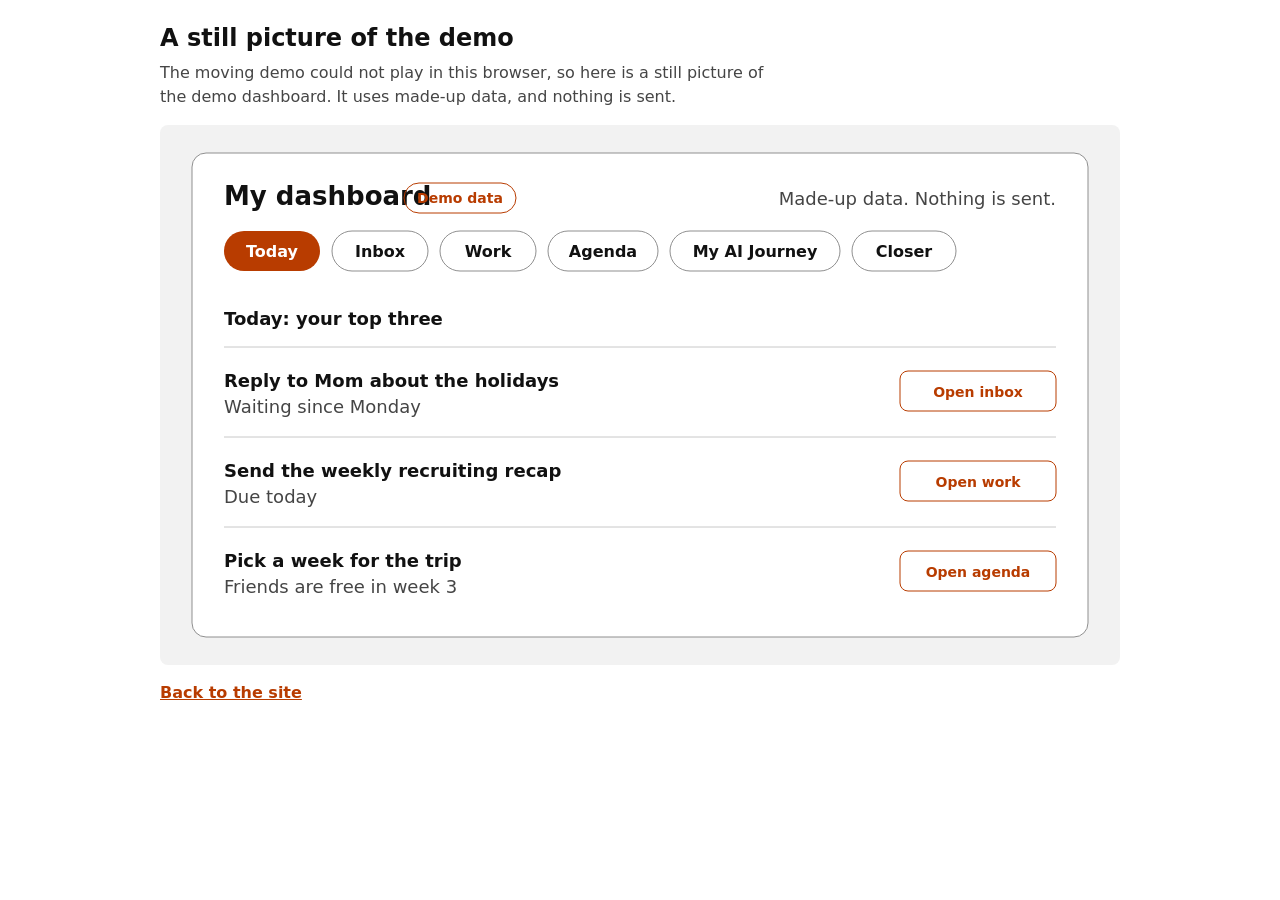
<file: hmr-card/still.html>
<!DOCTYPE html>
<html lang="en">
<head>
<meta charset="utf-8">
<meta name="viewport" content="width=device-width, initial-scale=1">
<meta name="robots" content="noindex">
<title>Demo still</title>
<style>
:root{--bg:#fff;--fg:#111;--mut:#454545;--ac:#b83c00;color-scheme:light dark}
@media(prefers-color-scheme:dark){:root{--bg:#0a0a0a;--fg:#f5f5f5;--mut:#c8c8c8;--ac:#ff6a1a}}
body{margin:0;background:var(--bg);color:var(--fg);font:400 16px/1.5 system-ui,-apple-system,"Segoe UI",Roboto,Arial,sans-serif;padding:24px 16px}
main{max-width:960px;margin:0 auto}
h1{font-size:1.5rem;line-height:1.2;margin:0 0 8px}
p{margin:0 0 16px;color:var(--mut);max-width:62ch}
img{display:block;width:100%;height:auto;border-radius:8px;margin:0 0 16px}
a{color:var(--ac);font-weight:600}
</style>
</head>
<body>
<main>
<h1>A still picture of the demo</h1>
<p>The moving demo could not play in this browser, so here is a still picture of the demo dashboard. It uses made-up data, and nothing is sent.</p>
<img src="still.svg" alt="A still picture of the demo dashboard, with made-up data." width="960" height="540">
<p><a href="../">Back to the site</a></p>
</main>
</body>
</html>
</file>
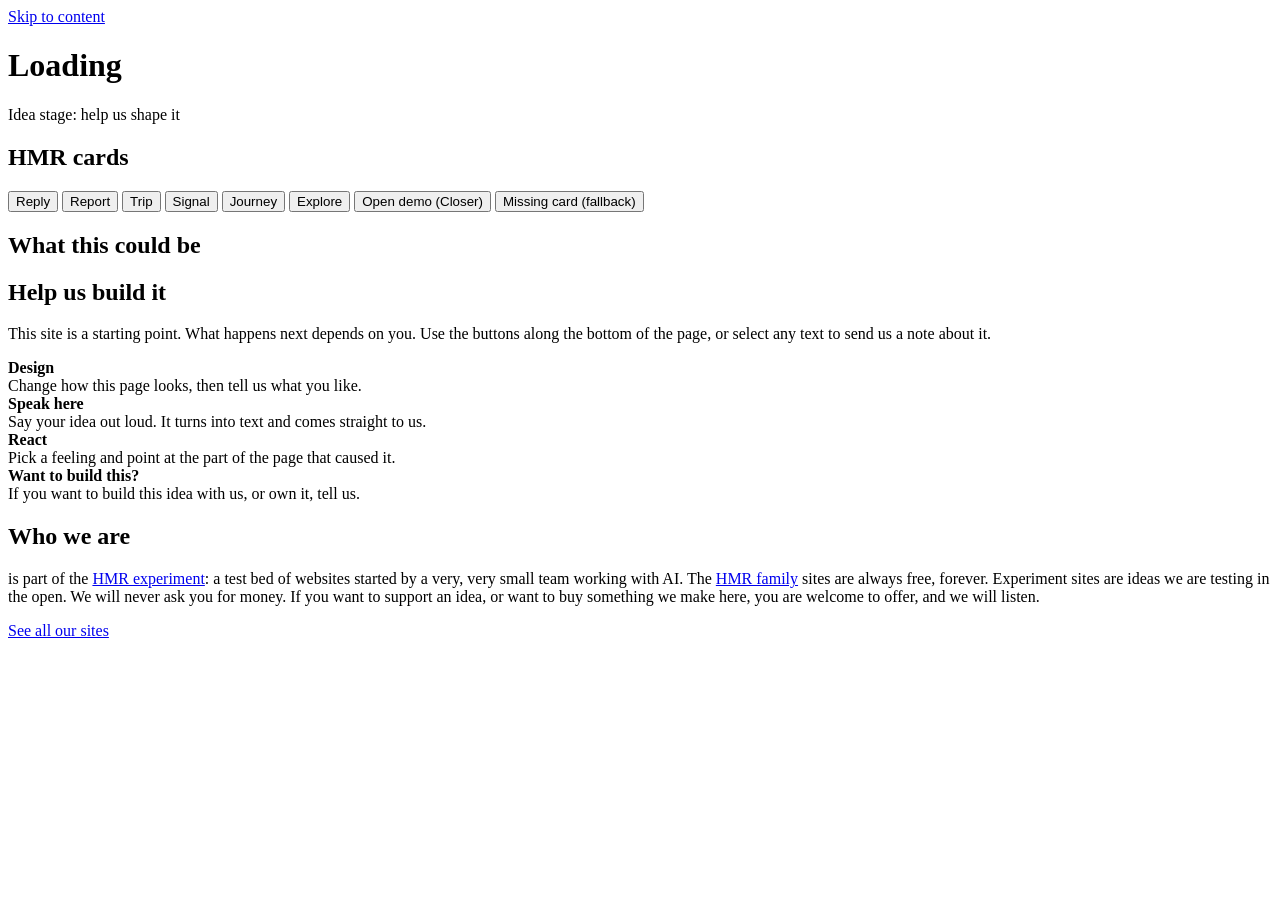
<file: hmr-card/test.html>
<!DOCTYPE html>
<html lang="en">
<head>
<meta charset="utf-8">
<meta name="viewport" content="width=device-width, initial-scale=1">
<title>HMR family site</title>
<link rel="stylesheet" href="https://hmrfamily.life/x/style.css">
</head>
<body>
<a class="skip" href="#main">Skip to content</a>
<header class="hero">
  <div class="wrap">
    <p class="eyebrow" id="f-d"></p>
    <h1 id="f-t">Loading</h1>
    <p class="lead" id="f-p"></p>
    <p><span class="tag">Idea stage: help us shape it</span></p>
  </div>
</header>
<main id="main">
  <section class="wrap">
    <div class="idea"><h2>HMR cards</h2><p><button type="button" class="btn" data-hmr-card="reply">Reply</button> <button type="button" class="btn" data-hmr-card="report">Report</button> <button type="button" class="btn" data-hmr-card="trip">Trip</button> <button type="button" class="btn" data-hmr-card="signal">Signal</button> <button type="button" class="btn" data-hmr-card="journey">Journey</button> <button type="button" class="btn" data-hmr-card="explore">Explore</button> <button type="button" class="btn" data-hmr-card="explore" data-hmr-at="end" data-hmr-focus="tab:closer">Open demo (Closer)</button> <button type="button" class="btn" data-hmr-card="missing">Missing card (fallback)</button></p></div>
    <div class="idea">
      <h2>What this could be</h2>
      <p id="f-sub"></p><ul id="f-b"></ul>
    </div>
    <div class="idea">
      <h2>Help us build it</h2>
      <p>This site is a starting point. What happens next depends on you. Use the buttons along the bottom of the page, or select any text to send us a note about it.</p>
      <div class="steps">
        <div><b>Design</b><br>Change how this page looks, then tell us what you like.</div>
        <div><b>Speak here</b><br>Say your idea out loud. It turns into text and comes straight to us.</div>
        <div><b>React</b><br>Pick a feeling and point at the part of the page that caused it.</div>
        <div><b>Want to build this?</b><br>If you want to build this idea with us, or own it, tell us.</div>
      </div>
    </div>
    <div class="idea">
      <h2>Who we are</h2>
      <p><span class="f-d2"></span> is part of the <a href="https://hmrfamily.life/#experiment">HMR experiment</a>: a test bed of websites started by a very, very small team working with AI. The <a href="https://hmrfamily.life/">HMR family</a> sites are always free, forever. Experiment sites are ideas we are testing in the open. We will never ask you for money. If you want to support an idea, or want to buy something we make here, you are welcome to offer, and we will listen.</p>
    </div>
  </section>
</main>
<footer>
  <div class="wrap">
    <p><a class="btn" href="https://hmrfamily.life/">See all our sites</a></p>
    
  </div>
</footer>
<div id="picker"></div>
<script src="https://hmrfamily.life/x/site.js"></script>
<script src="https://hmrfamily.life/x/app.js"></script>
<script src="https://hmrfamily.life/x/hmr-dock.js?v=6.10.2" data-tier="experiment" data-design=".pk-open" data-design-panel=".pk-panel" defer></script>
<script src="hmr-card.js?v=3" defer></script>
</body>
</html>
</file>
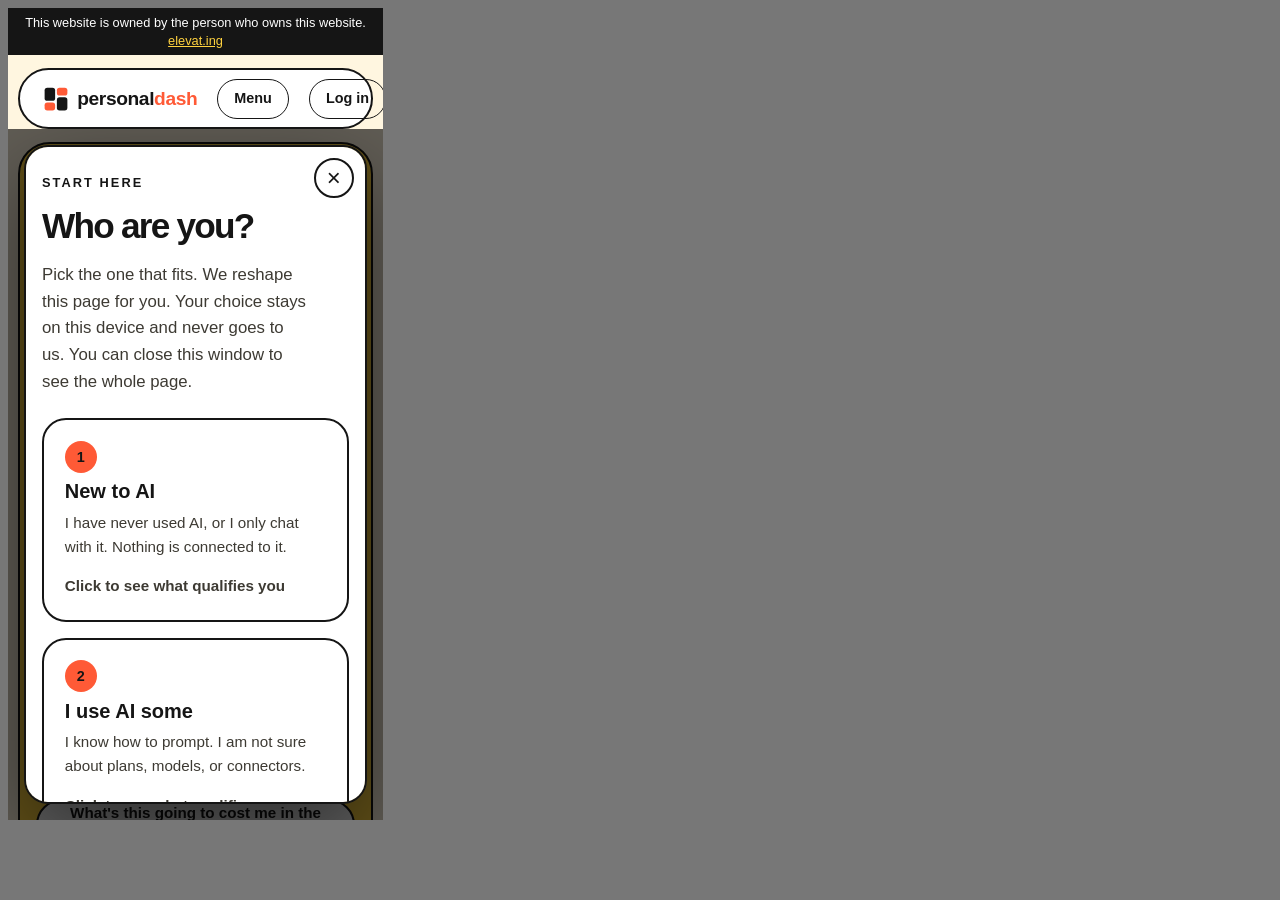
<file: hmr-card/viewport.html>
<!DOCTYPE html>
<html lang="en">
<head>
<meta charset="utf-8">
<meta name="viewport" content="width=device-width, initial-scale=1">
<meta name="robots" content="noindex">
<title>Card check at 375 px</title>
<style>body{margin:0;padding:8px;background:#777}iframe{display:block;width:375px;height:812px;border:0;background:#fff}</style>
</head>
<body>
<!-- QA tool: shows this site at a real 375 px phone viewport. Add ?p=path to pick a page. -->
<iframe title="This site at 375 px wide" id="f"></iframe>
<script>var p=new URLSearchParams(location.search).get('p')||'../';if(!/^(\.\.\/|\/)[\w\-\/.?=&]*$/.test(p))p='../';document.getElementById('f').src=p;</script>
</body>
</html>
</file>
